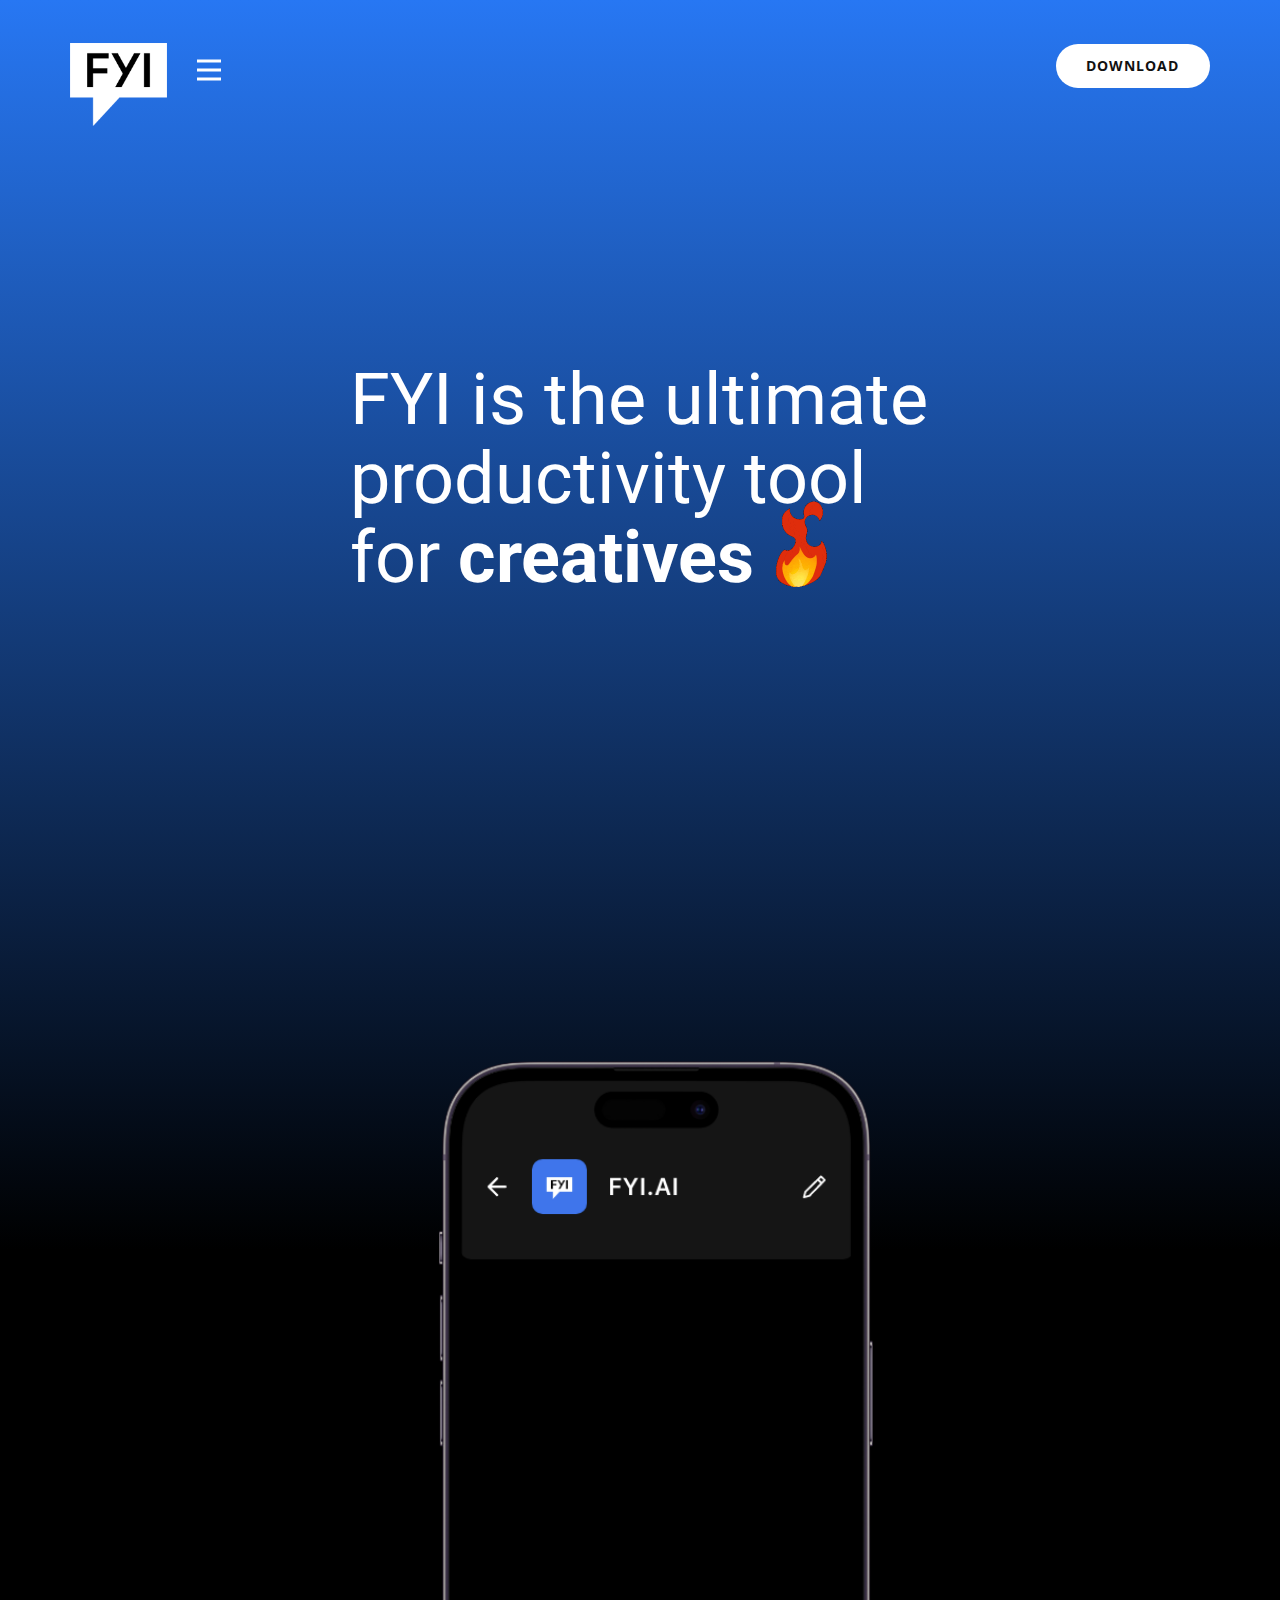
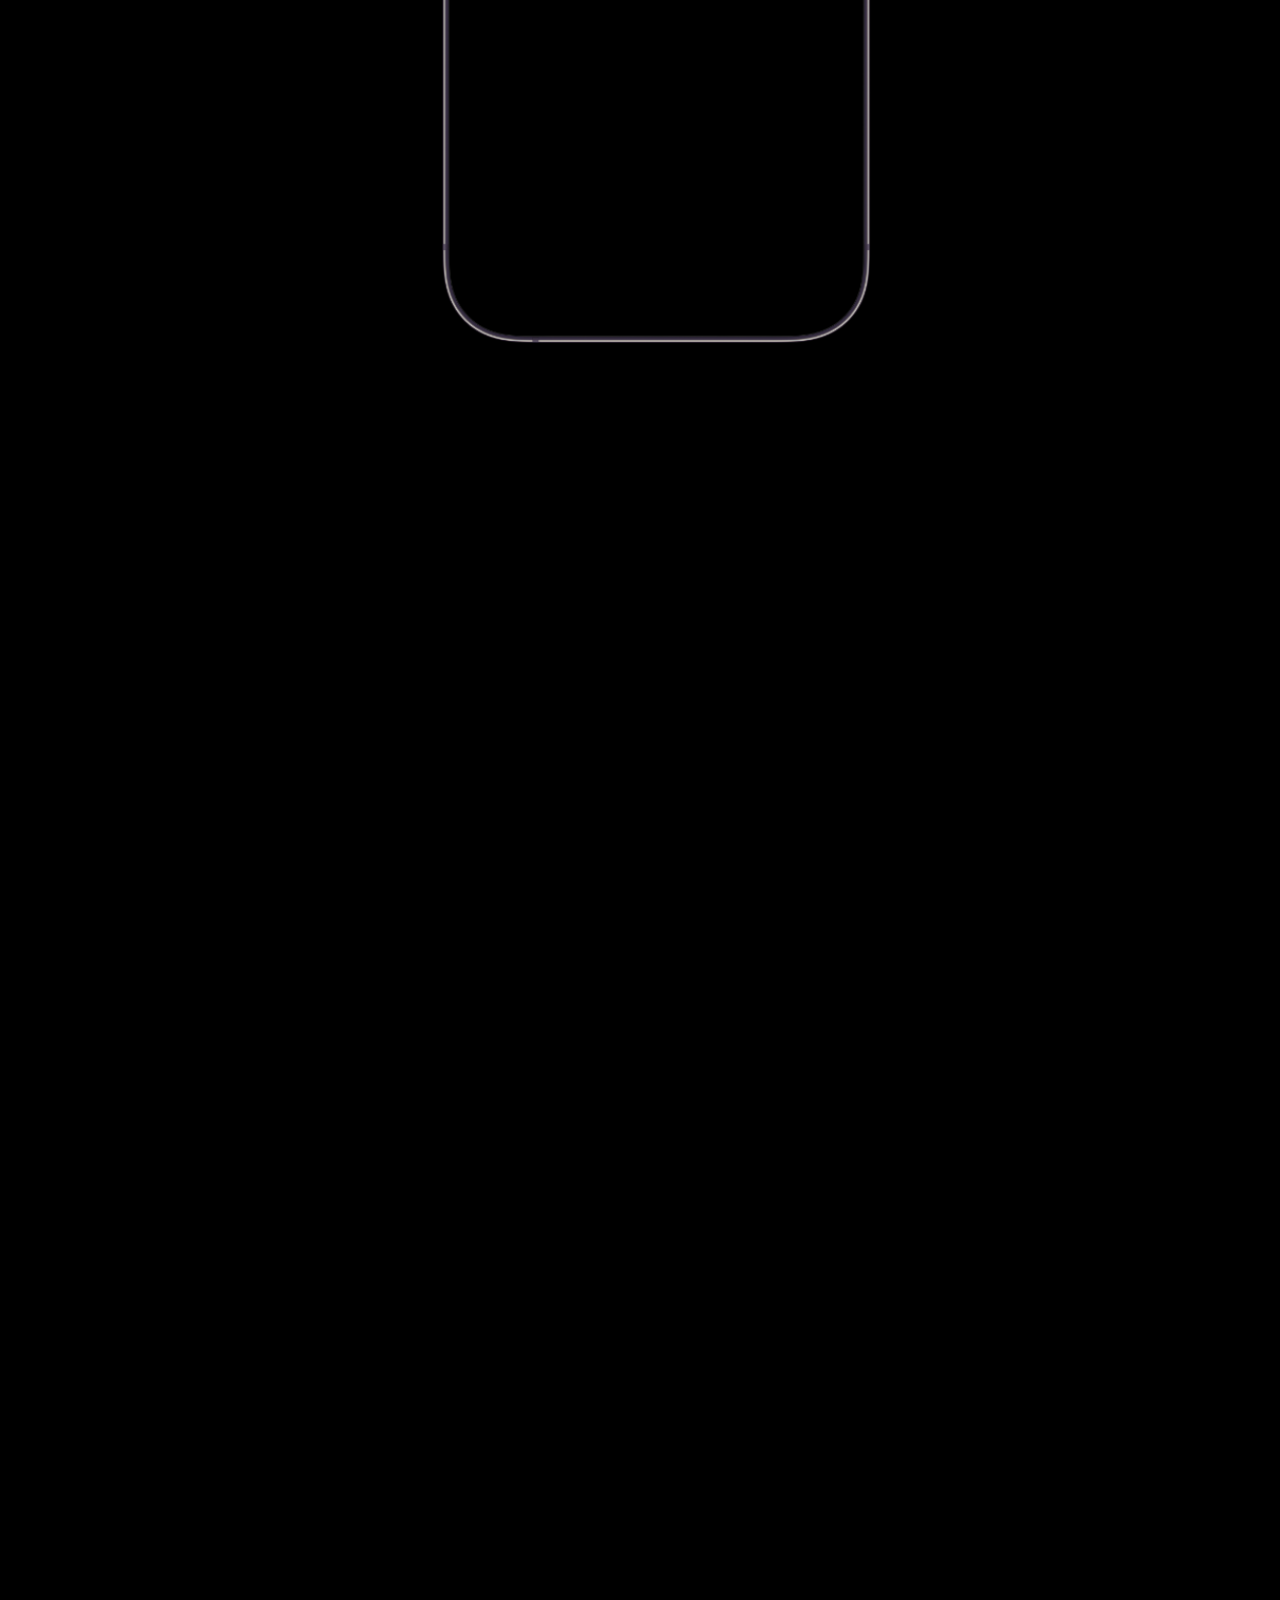
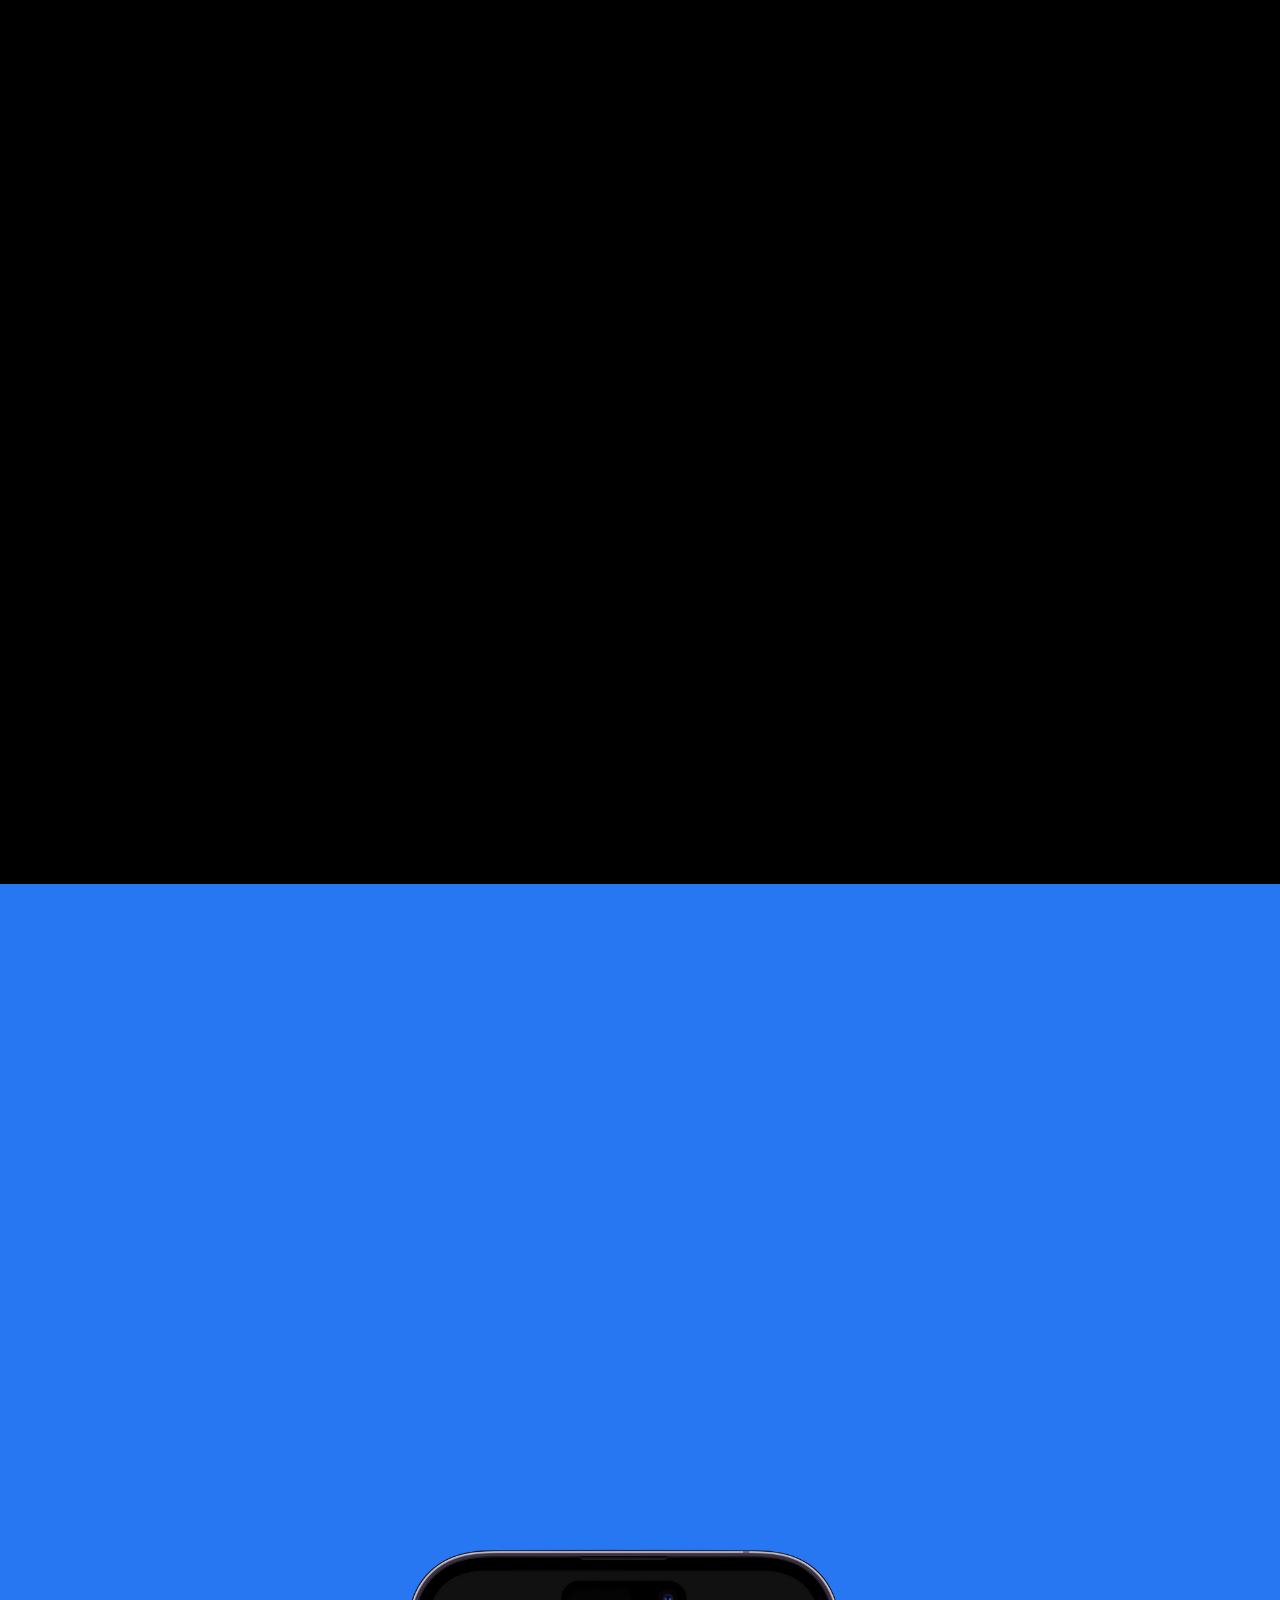
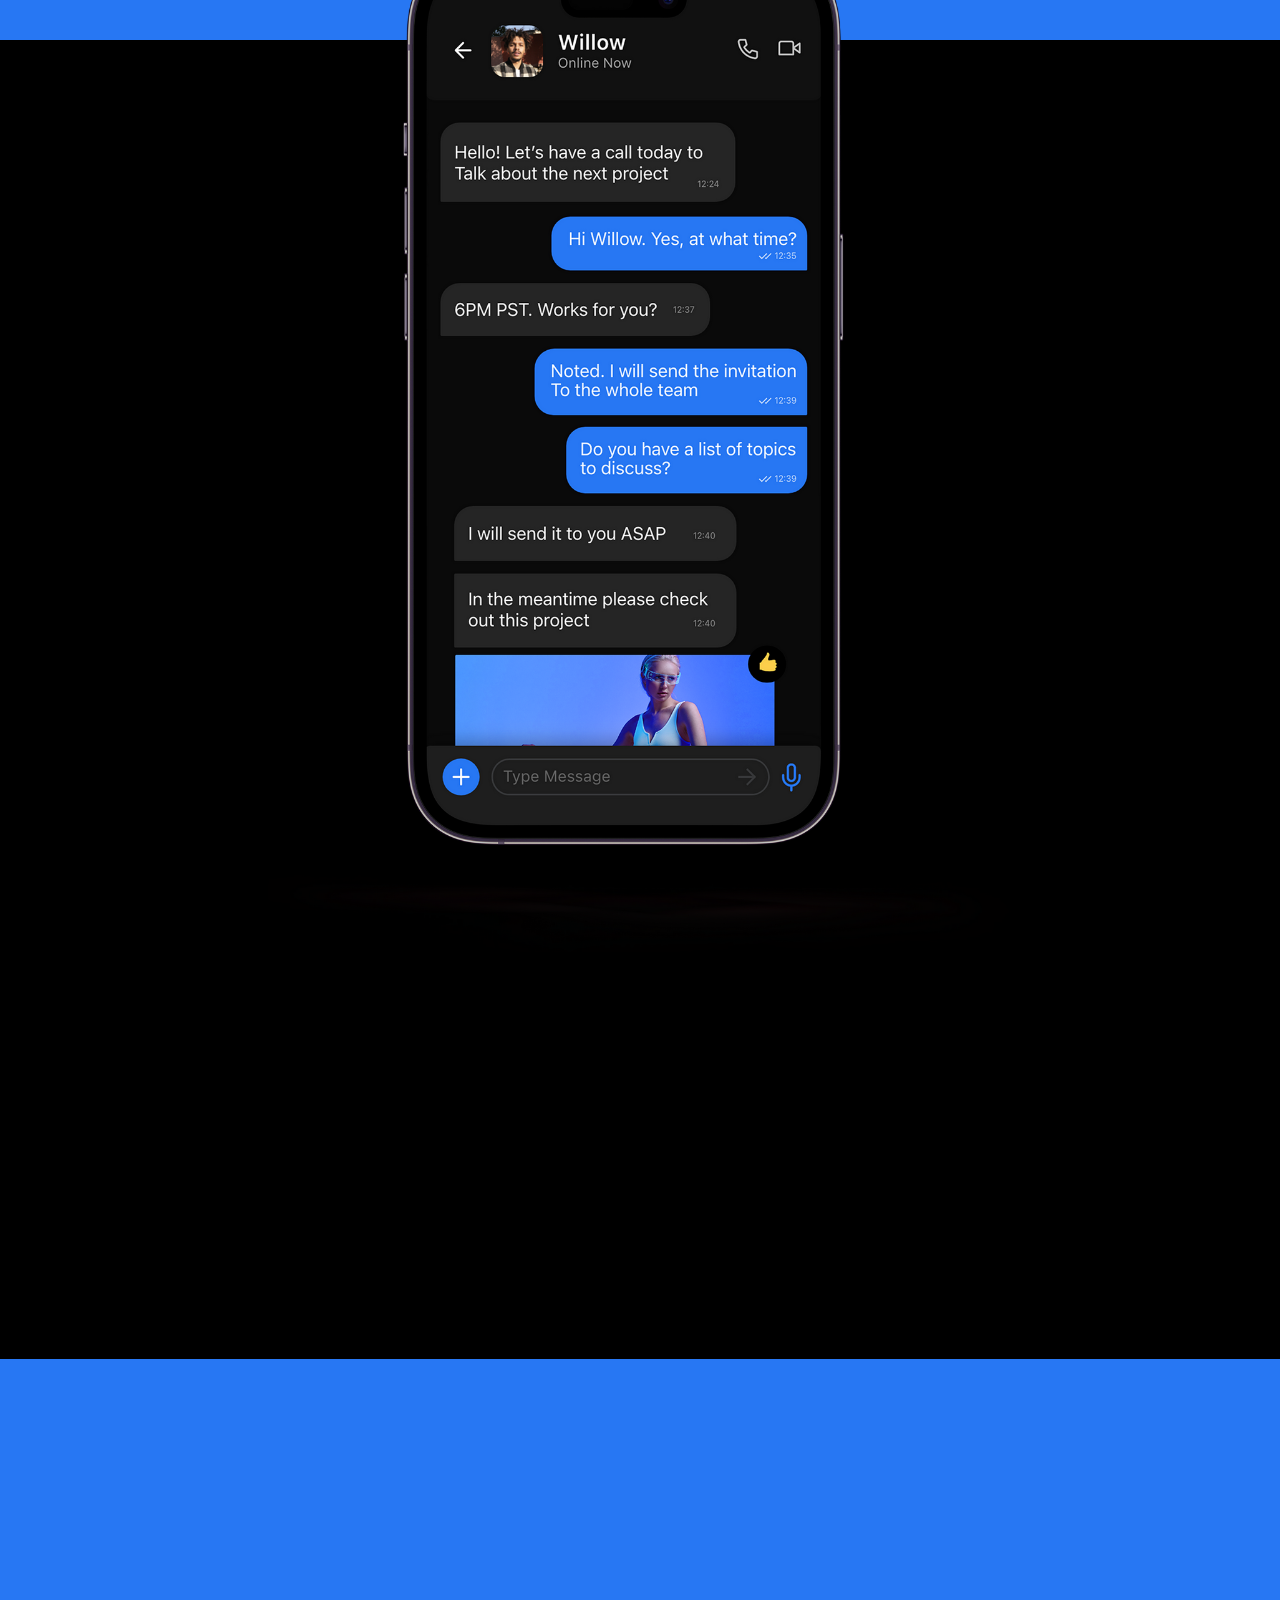
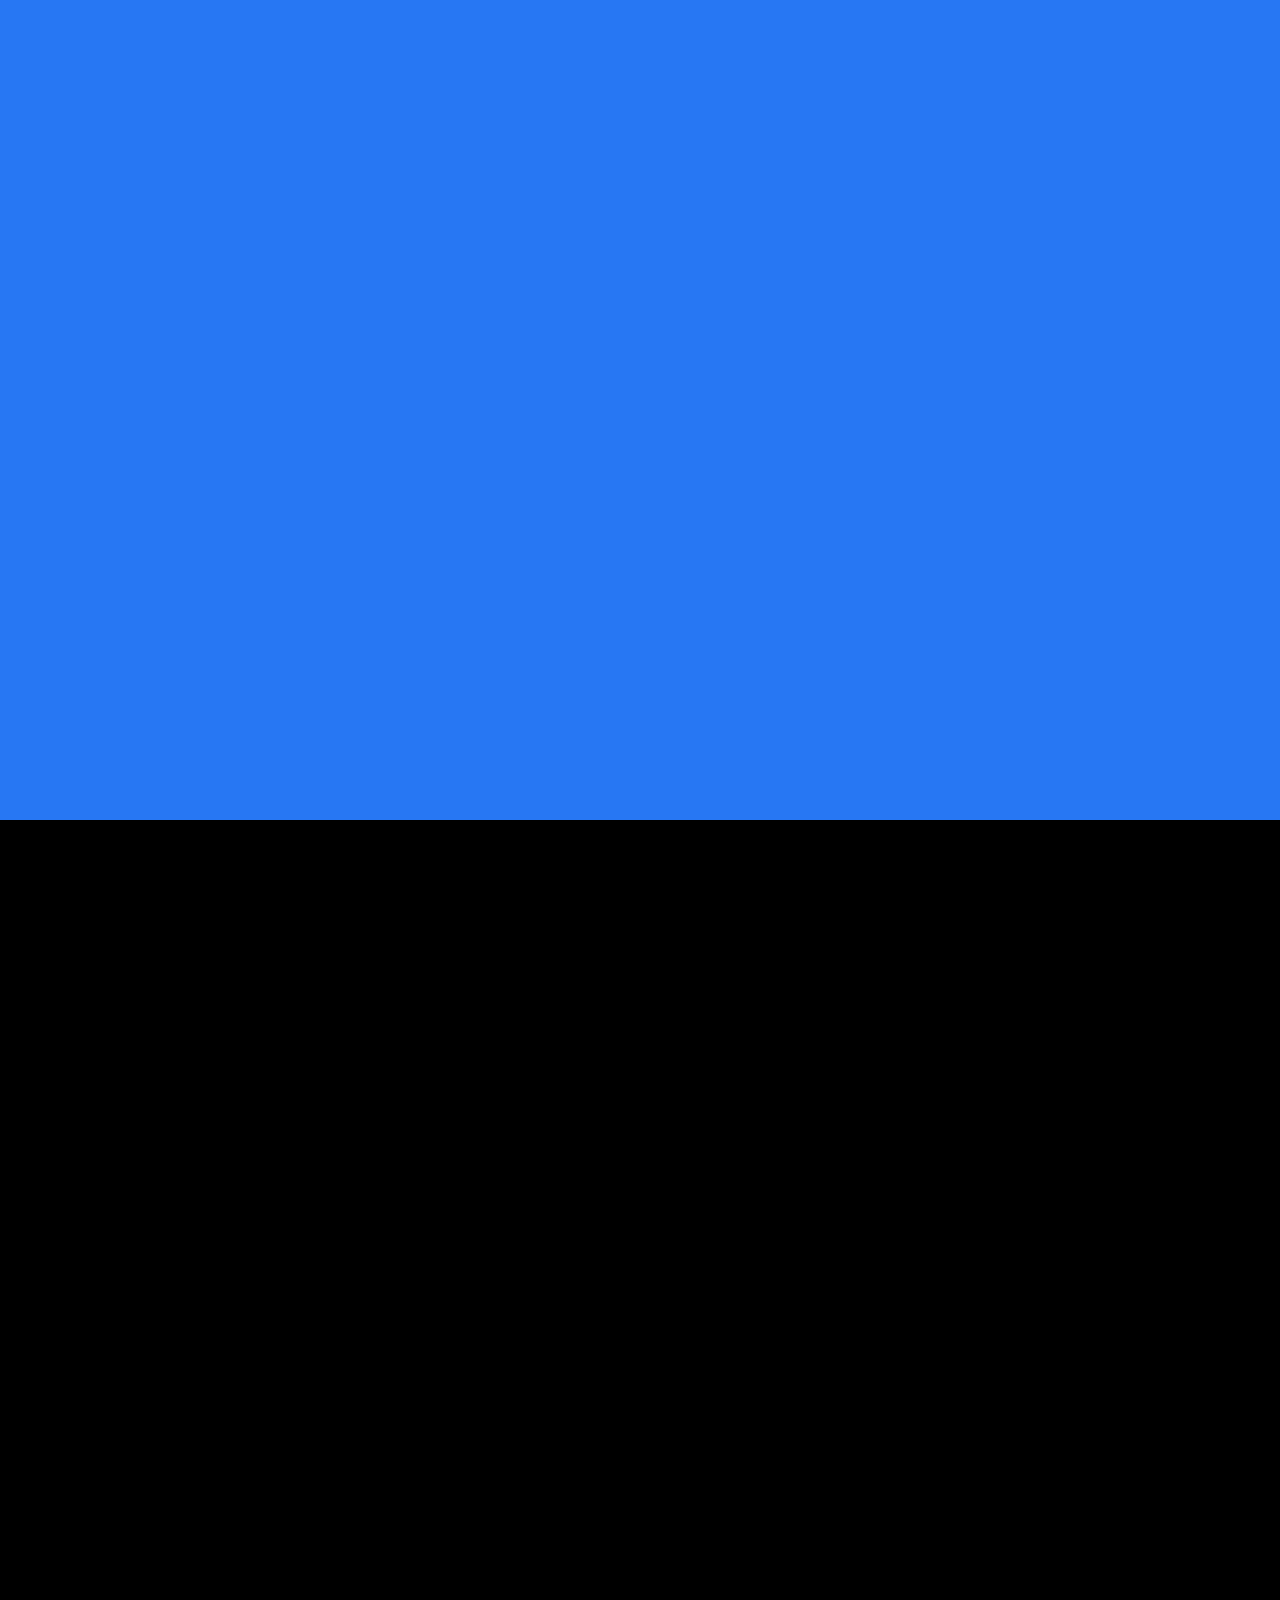
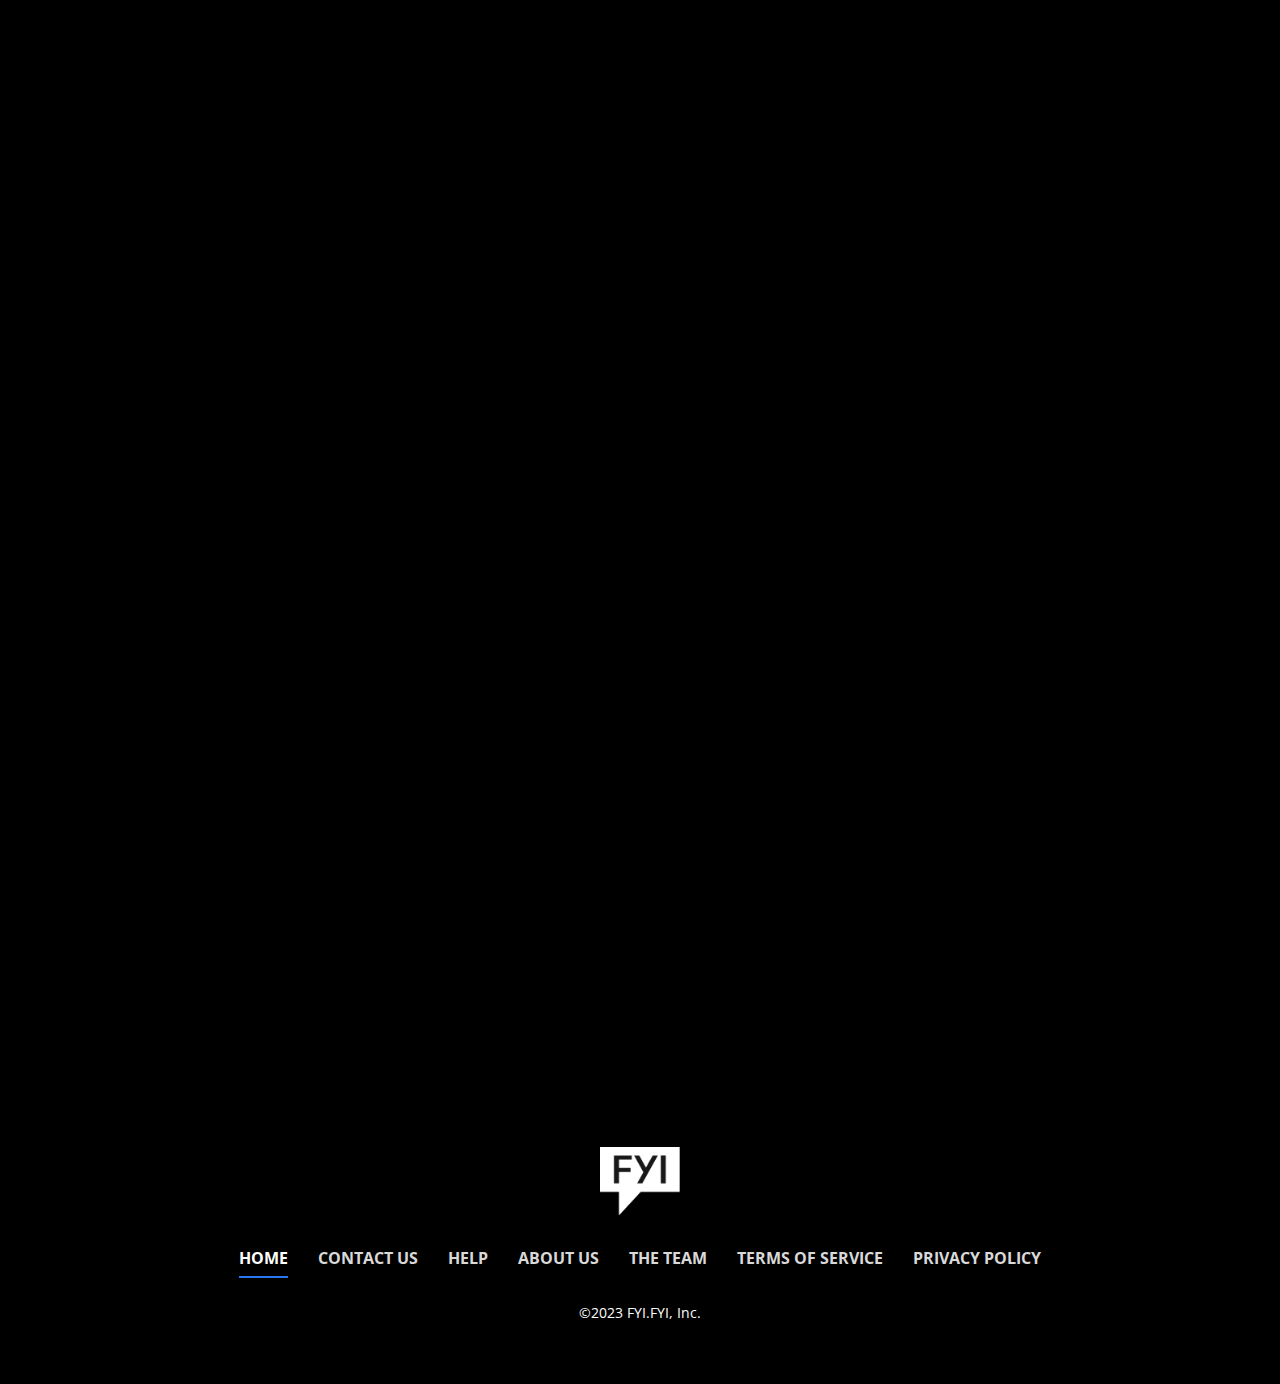
<file: index.html>
<!DOCTYPE html>
<html style="font-size: 16px;" lang="en"><head>
    <meta name="viewport" content="width=device-width, initial-scale=1.0">
    <meta charset="utf-8">
    <meta name="keywords" content="App for creative teams">
    <meta name="description" content="FYI is a collaborative communication messaging platform for the creative community to manage their digital assets. For the ones who drive culture forward">
    <title>FYI - Focus Your Ideas</title>
    <link rel="stylesheet" href="FYI1.css" media="screen">
<link rel="stylesheet" href="FYI---Focus-Your-Ideas.css" media="screen">
    <script class="u-script" type="text/javascript" src="jquery.js" defer=""></script>
    <script class="u-script" type="text/javascript" src="FYI1.js" defer=""></script>
    <meta name="generator" content="FYI ">
    <meta property="og:title" content="FYI - Focus Your Ideas">
    <meta property="og:description" content="FYI is a collaborative communication messaging platform for the creative community to manage their digital assets. For the ones who drive culture forward">
    <meta property="og:image" content="images/bannerfyi.jpg">
    <meta property="og:url" content="fyi.ai">
    <link rel="icon" href="images/favicon.svg">
    <link id="u-theme-google-font" rel="stylesheet" href="https://fonts.googleapis.com/css?family=Roboto:100,100i,300,300i,400,400i,500,500i,700,700i,900,900i|Open+Sans:300,300i,400,400i,500,500i,600,600i,700,700i,800,800i">
    
    
    <!-- Google Tag Manager -->
<script>(function(w,d,s,l,i){w[l]=w[l]||[];w[l].push({'gtm.start':
new Date().getTime(),event:'gtm.js'});var f=d.getElementsByTagName(s)[0],
j=d.createElement(s),dl=l!='dataLayer'?'&l='+l:'';j.async=true;j.src=
'https://www.googletagmanager.com/gtm.js?id='+i+dl;f.parentNode.insertBefore(j,f);
})(window,document,'script','dataLayer','GTM-5PMP8B7');</script>
<!-- End Google Tag Manager -->
    
    

    <script type="application/ld+json">{
		"@context": "http://schema.org",
		"@type": "Organization",
		"name": "FYI - Focus Your Ideas"
}</script>
    <meta name="theme-color" content="#478ac9">
    <meta property="og:type" content="website">
   <meta name="keywords" content="App for creative teams, Creative messenger app, Creative productivity tool, Productivity app for creative teams, Productivity tool for creative teams, Messenger app for creative teams, Secure messaging app for creatives, Secure messaging platform for creative teams, Cloud storage for multimedia files, Creative workspace online, Create virtual workspace, FYI, for your information, focus your ideas, chat, projects, messaging, cloud, storage, creative, visual, workspace, productivity ">
    <meta property="og:image" content="./../images/logofyi.jpg">
    <meta name="twitter:title" content="Messaging - FYI">
    <meta name="twitter:description" content="FYI is a collaborative communication messaging platform for the creative community to manage their digital assets. For the ones who drive culture forward">
    <meta name="twitter:image" content="./../images/logofyi.jpg">
    <meta name="twitter:card" content="summary_large_image">
    
    <meta name="description" content="FYI is a collaborative communication messaging platform for the creative community to manage their digital assets. For the ones who drive culture forward"><script async="" src="https://www.googletagmanager.com/gtag/js?id=UA-229529853-1">
</script>
<script>
  window.dataLayer = window.dataLayer || [];
  function gtag(){dataLayer.push(arguments);}
  gtag('js', new Date());

  gtag('config', 'UA-229529853-1');
</script><meta data-intl-tel-input-cdn-path="intlTelInput/"></head>
  <body data-home-page="index.html" data-home-page-title="FYI - Focus Your Ideas" class="u-body u-overlap u-xxl-mode" data-lang="en">
    <!-- Google Tag Manager (noscript) -->
<noscript><iframe src="https://www.googletagmanager.com/ns.html?id=GTM-5PMP8B7"
height="0" width="0" style="display:none;visibility:hidden"></iframe></noscript>
<!-- End Google Tag Manager (noscript) -->
    
    <header class="u-clearfix u-header u-header" id="sec-5a81"><div class="u-clearfix u-sheet u-sheet-1">
        <nav class="u-menu u-menu-hamburger u-offcanvas u-menu-1" data-responsive-from="XXL">
          <div class="menu-collapse" style="font-size: 1rem; letter-spacing: 0px;" aria-label="menu-collapse">
            <a class="u-button-style u-custom-left-right-menu-spacing u-custom-padding-bottom u-custom-top-bottom-menu-spacing u-nav-link u-text-active-palette-1-base u-text-hover-palette-2-base u-text-white" role="button" alt="This is a hamburger menu" aria-label="Hamburger Menu Options, Home, About us, The team, Contact us" type="button" title="This is a hamburger menu" href="#" style="font-size: calc(1em + 8px);">
              <svg class="u-svg-link" viewBox="0 0 24 24"><use xmlns:xlink="http://www.w3.org/1999/xlink" xlink:href="#menu-hamburger" alt="This is a hamburger menu" title="This is a hamburger menu" aria-label="Hamburger Menu Popup" tabindex="0"></use></svg>
              <svg class="u-svg-content" version="1.1" id="menu-hamburger" viewBox="0 0 16 16" x="0px" y="0px" xmlns:xlink="http://www.w3.org/1999/xlink" aria-hidden="true" focusable="false" alt="This is a hamburger menu" xmlns="http://www.w3.org/2000/svg"><g><rect y="1" width="16" height="2"></rect><rect y="7" width="16" height="2"></rect><rect y="13" width="16" height="2"></rect>
</g></svg>
            </a>
          </div>
          <div class="u-custom-menu u-nav-container" aria-label="Options">
            <ul class="u-nav u-unstyled u-nav-1"><li class="u-nav-item"><a class="u-button-style u-nav-link u-text-active-palette-1-base u-text-hover-palette-2-base" href="index.html" style="padding: 10px 20px;" alt="Back to the homepage" title="Home">Home</a>
            </li><li class="u-nav-item"><a class="u-button-style u-nav-link u-text-active-palette-1-base u-text-hover-palette-2-base" href="contact/" style="padding: 10px 20px;" aria-label="Link to Contact us page" alt="This is a link to the contact us page" title="Contact us Hamburger Menu" type="link" role="button">Contact Us</a>
            </li><li class="u-nav-item"><a class="u-button-style u-nav-link u-text-active-palette-1-base u-text-hover-palette-2-base" href="https://fyihelp.zendesk.com/hc/en-us" aria-label="Link to help page" alt="This is a link to the Help page" title="Help Page Hamburger Menu" type="link" role="button" target="_blank" style="padding: 10px 20px;">Help</a>
            </li><li class="u-nav-item"><a class="u-button-style u-nav-link u-text-active-palette-1-base u-text-hover-palette-2-base" href="aboutus/" style="padding: 10px 20px;" aria-label="Link to about us page" alt="This is a link to the about us page" title="About us Hamburger Menu" type="link" role="button">About us</a>
            </li><li class="u-nav-item"><a class="u-button-style u-nav-link u-text-active-palette-1-base u-text-hover-palette-2-base" href="team/" style="padding: 10px 20px;" aria-label="Like to team page" alt="This is a link to the team page" title="The team Hamburger Menu" type="link" role="button">The Team</a>
            </li><li class="u-nav-item"><a class="u-button-style u-nav-link u-text-active-palette-1-base u-text-hover-palette-2-base" href="Terms-of-service.html" style="padding: 10px 20px;" aria-label="Link to terms of service page" alt="This is a link to the Terms of Service" title="Terms of Service Hamburger Menu" title="Terms of Service" type="link" role="button">Terms of Service</a>
            </li><li class="u-nav-item"><a class="u-button-style u-nav-link u-text-active-palette-1-base u-text-hover-palette-2-base" href="Privacy-Policy.html" aria-label="Link to privacy policy" alt="This is a link to the Privacy Policy" title="Privacy Policy Hamburger Menu" type="link" role="button" style="padding: 10px 20px;">Privacy Policy</a>
            </li></ul>
          </div>
          <div class="u-custom-menu u-nav-container-collapse">
            <div class="u-black u-container-style u-inner-container-layout u-sidenav">
              <div class="u-inner-container-layout u-sidenav-overflow">
                <div class="u-menu-close"></div>
                <ul class="u-align-left u-custom-font u-heading-font u-nav u-popupmenu-items u-text-hover-custom-color-1 u-unstyled u-nav-2"><li class="u-nav-item"><a class="u-button-style u-nav-link" href="index.html" aria-label="Link to homepage" alt="This is the homepage" title="Home Page" type="link" role="button">Home</a>
                  </li><li class="u-nav-item"><a class="u-button-style u-nav-link u-text-active-palette-1-base u-text-hover-palette-2-base" href="contact/" style="padding: 10px 20px;" aria-label="Link to Contact us page" alt="This is a link to the contact us page" title="Contact us Hamburger Menu" type="link" role="button">Contact Us</a>
                  </li><li class="u-nav-item"><a class="u-button-style u-nav-link u-text-active-palette-1-base u-text-hover-palette-2-base" href="https://fyihelp.zendesk.com/hc/en-us" aria-label="Link to help page" alt="This is a link to the Help page" title="Help Page Hamburger Menu" type="link" role="button" target="_blank" style="padding: 10px 20px;">Help</a>
                  </li><li class="u-nav-item"><a class="u-button-style u-nav-link u-text-active-palette-1-base u-text-hover-palette-2-base" href="aboutus/" style="padding: 10px 20px;" aria-label="Link to about us page" alt="This is a link to the about us page" title="About us Hamburger Menu" type="link" role="button">About us</a>
                  </li><li class="u-nav-item"><a class="u-button-style u-nav-link u-text-active-palette-1-base u-text-hover-palette-2-base" href="team/" style="padding: 10px 20px;" aria-label="Link to the team page" alt="This is a link to the team page" title="The team Hamburger Menu" type="link" role="button">The Team</a>
                  </li><li class="u-nav-item"><a class="u-button-style u-nav-link u-text-active-palette-1-base u-text-hover-palette-2-base" href="Terms-of-service.html" style="padding: 10px 20px;" aria-label="Link to terms of service page" alt="This is a link to the terms of service" title="Terms of Service Hamburger Menu" title="Terms of Service" type="link" role="button">Terms of Service</a>
                  </li><li class="u-nav-item"><a class="u-button-style u-nav-link u-text-active-palette-1-base u-text-hover-palette-2-base" href="Privacy-Policy.html" aria-label="Link to privacy policy" alt="This is a link to the Privacy Policy" title="Privacy Policy Hamburger Menu" type="link" role="button" style="padding: 10px 20px;">Privacy Policy</a>
                  </li></ul>
                  <!-- end of edit -->
              </div>
            </div>
            <div class="u-black u-menu-overlay u-opacity u-opacity-20"></div>
          </div>
        </nav>
        <img class="u-align-left u-image u-image-default u-image-1" src="images/FYILOGO.png" role="img" alt="This is a picture of the FYI logo" title="FYI Logo" data-image-width="600" data-image-height="512" data-href="index.html">
        <a href="https://fyi.fyi/app" alt="FYI Download Link" title="Download the FYI app" type="link" role="button" aria-label="Download Link" class="u-align-right u-border-none u-btn u-btn-round u-button-style u-hover-grey-90 u-radius-50 u-white u-btn-1">Download</a>
      </div></header>
      </div></header>
    <section class="u-clearfix u-gradient u-section-1" id="sec-f9f4">
      <div class="u-clearfix u-sheet u-sheet-1">
        <!-- fyi tool -->
        <h1 class="u-align-left u-text u-text-body-alt-color u-title u-text-1"> FYI is the ultimate <br>productivity tool&nbsp; for <span style="font-weight: 700;">creatives</span>
        </h1>
        <img class="u-image u-image-contain u-image-default u-preserve-proportions u-image-1" role="img" src="images/fire.gif" alt="This is a image of a fire emoji" title="Fire Emoji" data-image-width="200" data-image-height="200">
      </div>
    </section>
    <section class="u-clearfix u-section-2" id="sec-b7c5" aria-label="Will.i.am conversation with AI">
      <div class="u-clearfix u-sheet u-sheet-1">
        <div class="u-container-style u-group u-shape-rectangle u-group-1">
          <div class="u-container-layout u-container-layout-1">
            <img class="u-align-center u-image u-image-default u-preserve-proportions u-image-1" src="images/image71.png" role="img" alt="This is an image of an iPhone" title="Image of an iPhone" data-image-width="411" data-image-height="836">
            <img class="u-image u-image-default u-image-2" src="images/image72.png" role="img" alt="Text message of will.i.am asking fyi ai what the opening scene should be for a racetrack video" title="Will.i.am text message about F1" data-image-width="410" data-image-height="105" data-animation-name="customAnimationIn" data-animation-duration="1000" data-animation-direction="" data-animation-delay="250">
            <img class="u-image u-image-default u-image-3" src="images/image73.png" role="img" alt="Text reply of fyi ai listing how the scene should look like" title="FYI AI text message response" data-image-width="418" data-image-height="336" data-animation-name="customAnimationIn" data-animation-duration="1000" data-animation-delay="500">
          </div>
        </div>
        <h2 class="u-align-center u-text u-text-1" data-animation-name="customAnimationIn" data-animation-duration="1000" data-animation-delay="250">Turbocharge your creativity with&nbsp;<span style="font-weight: 700;">FYI.AI</span>
        </h2>
        <p class="u-align-center u-text u-text-2" data-animation-name="customAnimationIn" data-animation-duration="1000" data-animation-delay="500"> FYI.Ai is your creative co-pilot. Ask FYI.Ai to draft stories, song lyrics, product descriptions, marketing copy, or any written content - and see the results within seconds. Give it super-contextual feedback to fine-tune your ideas. You can riff with FYI.Ai naturally like a member of your own creative team. With FYI.Ai, you can ideate faster than ever before and turbocharge your creative output.&nbsp;&nbsp;</p>
      </div>
    </section>
    <!-- edit 2 -->
    <section class="u-clearfix u-section-3" id="sec-4d4e" aria-label="F1 Racing">
      <div class="u-clearfix u-sheet u-sheet-1">
        <div class="u-container-style u-expanded-width-sm u-group u-image u-image-contain u-shape-rectangle u-image-1" data-image-width="1406" data-image-height="1406" data-animation-name="customAnimationIn" data-animation-duration="1000">
          <div class="u-container-layout u-container-layout-1">
            <img class="u-image u-image-default u-image-2" src="images/image74.png" alt="Asking FYI AI to create a project to keep track of F1 races" title="Text message to track F1 races" data-image-width="415" data-image-height="100" data-animation-name="customAnimationIn" data-animation-duration="1000" data-animation-delay="250">
            <img class="u-image u-image-default u-image-3" src="images/image57.png" alt="Fyi ai responding with absolutely here you go" title="Text message of what is being agreed upon" data-image-width="282" data-image-height="77" data-animation-name="customAnimationIn" data-animation-duration="1000" data-animation-delay="500">
            <img class="u-image u-image-default u-image-4" src="images/image75.png" alt="Image of an F1 Project created by will.i.am" title="F1 Project Image" aria-label="F1 Image Project" data-image-width="352" data-image-height="245" data-animation-name="customAnimationIn" data-animation-duration="1000" data-animation-delay="750">
            <img class="u-image u-image-default u-image-5" src="images/image76.png" alt="Image of the F1 Project expanded" title="F1 Project Detailings" data-image-width="267" data-image-height="549" data-animation-name="customAnimationIn" data-animation-duration="1000" data-animation-delay="1000">
          </div>
        </div>
        <h2 class="u-align-center-md u-align-center-sm u-align-center-xs u-text u-text-1" data-animation-name="customAnimationIn" data-animation-duration="1000" data-animation-delay="250"> TURN YOUR IDEAS INTO
PROJECTS</h2>
        <p class="u-align-center-md u-align-center-sm u-align-center-xs u-text u-text-2" data-animation-name="customAnimationIn" data-animation-duration="1000" data-animation-delay="500"> FYI.Ai takes your ideas to the next level by turning them into Projects. FYI.Ai will save and organize all your content, help you fill in the gaps, and organize a plan of action. Turn dialogue into film treatments. Turn verses into songs and albums. Turn product ideas into full-fledged business plans. The applications are infinite. FYI.Ai accelerates your creative flow, transforming ambitious ideas into reality. </p>
      </div>
    </section>
    <!-- edit 3 -->
    <section class="u-clearfix u-section-4" id="sec-8a79" aria-label="Summary of Chats">
      <div class="u-clearfix u-sheet u-sheet-1">
        <div class="u-container-style u-expanded-width-xs u-group u-shape-rectangle u-group-1">
          <div class="u-container-layout u-container-layout-1">
            <img class="u-align-center u-image u-image-default u-preserve-proportions u-image-1" src="images/image18.png" alt="Picture of an iPhone" title="iPhone Design Team" data-image-width="393" data-image-height="799" data-animation-name="customAnimationIn" data-animation-duration="1000">
            <img class="u-image u-image-default u-image-2" src="images/image77.png" alt="Text message of someone asking FYI ai to summarize a chat" title="Using FYI ai to summarize group chats" data-image-width="353" data-image-height="104" data-animation-name="customAnimationIn" data-animation-duration="1000">
            <img class="u-image u-image-default u-image-3" src="images/image78.png" alt="FYI ai reply summarizing the chat" title="Summary of the Chat" data-image-width="460" data-image-height="206" data-animation-name="customAnimationIn" data-animation-duration="1000" data-animation-delay="500">
            <img class="u-image u-image-default u-image-4" src="images/image79.png" alt="Will.i.am asking for fyi ai to schedule a meeting" title="Will requesting to schedule a meeting" data-image-width="448" data-image-height="166" data-animation-name="customAnimationIn" data-animation-duration="1000" data-animation-delay="750">
            <img class="u-image u-image-default u-image-5" src="images/image80.png" alt="FYI ai scheduling a meeting" title="AI Scheduling a Meeting" data-image-width="448" data-image-height="166" data-animation-name="customAnimationIn" data-animation-duration="1000" data-animation-delay="1000">
          </div>
        </div>
        <h2 class="u-align-center-md u-align-center-sm u-align-center-xs u-text u-text-1" data-animation-name="customAnimationIn" data-animation-duration="1000" data-animation-delay="250"> FYI IN THE LOOP</h2>
        <p class="u-align-center-md u-align-center-sm u-align-center-xs u-text u-text-2" data-animation-name="customAnimationIn" data-animation-duration="1000" data-animation-delay="500">Add FYI.Ai to group chats and project chats to collaborate with your entire team. FYI.Ai can summarize team chats and recall information that’s been lost in a fast-moving conversation. Never lose track of important information again.&nbsp; &nbsp;<br>
          <br>
          <br>
        </p>
      </div>
    </section>
    <!-- edit 3 -->
    <section class="u-clearfix u-custom-color-1 u-section-5" id="sec-ba08" aria-label="Projects">
      <div class="u-clearfix u-sheet u-sheet-1">
        <div class="u-container-style u-expanded-width-xs u-group u-shape-rectangle u-group-1">
          <div class="u-container-layout u-container-layout-1">
            <img class="u-image u-image-default u-image-1" src="images/image2.png" alt="Image of an iPhone with a project tab" title="Project Tab" data-image-width="447" data-image-height="909" data-animation-name="customAnimationIn" data-animation-duration="1000">
            <img class="u-image u-image-default u-preserve-proportions u-image-2" src="images/image4.png" alt="Xupermask icon within the project tab" title="Xupermask Icon" data-image-width="180" data-image-height="180" data-animation-name="customAnimationIn" data-animation-duration="1000" data-animation-delay="250">
            <img class="u-image u-image-default u-preserve-proportions u-image-3" src="images/image5.png" alt="Sustainable Construction within project tab" title="Sustainable Construction" data-image-width="179" data-image-height="176" data-animation-name="customAnimationIn" data-animation-duration="1000" data-animation-delay="750">
            <img class="u-image u-image-default u-preserve-proportions u-image-4" src="images/image6.png" alt="Vinyl Toys icon within the project tab" title="Vinyl Toys" data-image-width="179" data-image-height="179" data-animation-name="customAnimationIn" data-animation-duration="1000" data-animation-delay="500">
            <img class="u-image u-image-default u-preserve-proportions u-image-5" src="images/image7.png" alt="Campaign 2022 within the project tab" title="Campaign 2022" data-image-width="179" data-image-height="180" data-animation-name="customAnimationIn" data-animation-duration="1000" data-animation-delay="750">
            <img class="u-image u-image-default u-preserve-proportions u-image-6" src="images/image8.png" alt="Brand Identity within the project tab" title="Brand Identity" data-image-width="179" data-image-height="181" data-animation-name="customAnimationIn" data-animation-duration="1000" data-animation-delay="750">
            <img class="u-image u-image-default u-preserve-proportions u-image-7" src="images/image9.png" alt="Footwear Collection within the project tab" title="Footwear Collection" data-image-width="178" data-image-height="181" data-animation-name="customAnimationIn" data-animation-duration="1000" data-animation-delay="1000">
            <img class="u-image u-image-default u-preserve-proportions u-image-8" src="images/image3.png" alt="Album Art within the project tab" title="Album Art" data-image-width="179" data-image-height="180" data-animation-name="customAnimationIn" data-animation-duration="1000" data-animation-direction="" data-animation-delay="250">
          </div>
        </div>
        <h2 class="u-align-center-md u-align-center-sm u-align-center-xs u-align-left-lg u-align-left-xl u-text u-text-1" data-animation-name="customAnimationIn" data-animation-duration="1000" data-animation-delay="250">BUILD PROJECTS</h2>
        <p class="u-align-center-md u-align-center-sm u-align-center-xs u-align-left-lg u-align-left-xl u-text u-text-2" data-animation-name="customAnimationIn" data-animation-duration="1000" data-animation-delay="500"> Organize your work into Projects. Store files, manage assets, add team members and guests. Use projects as your collaborative workspace, a personal archive, or a new way to present your work</p>
        <a href="projects/" class="u-border-none u-btn u-btn-round u-button-style u-hover-black u-radius-50 u-white u-btn-1" data-animation-name="customAnimationIn" data-animation-duration="1000" data-animation-delay="500">read more</a>
      </div>
    </section>
    <section class="u-clearfix u-section-6" id="carousel_cf72">
      <div class="u-clearfix u-sheet u-sheet-1">
        <img class="u-align-center u-image u-image-contain u-image-default u-preserve-proportions u-image-1" src="images/security1.png" alt="Image of security features of the FYI app" data-image-width="1800" data-image-height="2160">
        <img class="u-align-center u-image u-image-contain u-image-default u-preserve-proportions u-image-2" src="images/security2.png" focusable="false" alt="Untitled" aria-hidden="true" data-image-width="1800" data-image-height="2160" data-animation-name="customAnimationIn" data-animation-duration="500" data-animation-direction="" data-animation-out="1">
        <h2 class="u-align-center u-text u-text-1" data-animation-name="customAnimationIn" data-animation-duration="1000" data-animation-delay="250">Protecting your data&nbsp;with the
Most Advanced
Encryption</h2>
        <p class="u-align-center u-text u-text-2" data-animation-name="customAnimationIn" data-animation-duration="1000" data-animation-delay="500"> FYI protects your data with the most advanced end-to-end encryption. <br>We use ECDHE and ECDSA, the same cryptography methods&nbsp;used in securing Bitcoin and Ethereum transactions.
        </p>
        <a href="encryption/" class="u-border-none u-btn u-btn-round u-button-style u-custom-color-1 u-hover-white u-radius-50 u-btn-1" data-animation-name="customAnimationIn" data-animation-duration="1000" data-animation-delay="500">read more</a>
      </div>
    </section>
    <!-- edit 4 -->
    <section class="u-clearfix u-custom-color-1 u-section-7" id="sec-3f06">
      <div class="u-clearfix u-sheet u-sheet-1">
        <div class="u-clearfix u-expanded-width u-gutter-0 u-layout-wrap u-layout-wrap-1">
          <div class="u-layout">
            <div class="u-layout-row">
              <div class="u-container-style u-layout-cell u-size-22 u-layout-cell-1">
                <div class="u-container-layout u-container-layout-1">
                  <img class="u-image u-image-default u-preserve-proportions u-image-1" src="images/image23.png" role="img" alt="Image of an iPhone on an 8 way video call" title="8 way video call" data-image-width="435" data-image-height="884" data-animation-name="customAnimationIn" data-animation-duration="1000">
                </div>
              </div>
              <div class="u-container-style u-layout-cell u-size-18 u-layout-cell-2">
                <div class="u-container-layout u-valign-top-lg u-valign-top-md u-container-layout-2">
                  <img class="u-align-center-md u-align-center-sm u-align-center-xs u-image u-image-default u-preserve-proportions u-image-2" src="images/image24.png" role="img" alt="iPhone image of an eBike" title="eBike Brand Identity Image" data-image-width="435" data-image-height="884" data-animation-name="customAnimationIn" data-animation-duration="1000" data-animation-delay="250">
                </div>
              </div>
              <div class="u-container-style u-layout-cell u-size-20 u-layout-cell-3">
                <div class="u-container-layout u-valign-middle-lg u-valign-middle-xl u-container-layout-3">
                  <img class="u-image u-image-default u-preserve-proportions u-image-3" src="images/image26.png" role="img" alt="iPhone Image of Call Details Information" title="Call Details" data-image-width="435" data-image-height="884" data-animation-name="customAnimationIn" data-animation-duration="1000" data-animation-direction="" data-animation-delay="500">
                </div>
              </div>
            </div>
          </div>
        </div>
        <h2 class="u-align-center u-text u-text-1" data-animation-name="customAnimationIn" data-animation-duration="1000" data-animation-delay="250"> MAKE CONTENT CALLS</h2>
        <p class="u-align-center u-text u-text-2" data-animation-name="customAnimationIn" data-animation-duration="1000" data-animation-delay="500"> Share and sync content on calls more easily than any other mobile app. Make one-on-one or group calls with contacts around the world. All files shared on a call are saved in your history, accessible anytime.</p>
        <a href="calls/" class="u-border-none u-btn u-btn-round u-button-style u-hover-black u-radius-50 u-white u-btn-1" data-animation-name="customAnimationIn" data-animation-duration="1000" data-animation-delay="500">read more</a>
      </div>
    </section>
    <section class="u-clearfix u-section-8" id="sec-8c5b" aria-label="Design Team">
      <div class="u-clearfix u-sheet u-sheet-1">
        <div class="u-container-style u-group u-shape-rectangle u-group-1">
          <div class="u-container-layout u-container-layout-1">
            <img class="u-align-center u-image u-image-default u-preserve-proportions u-image-1" src="images/image18.png" role="img" alt="iPhone image of the Design Team" title="Design Team" data-image-width="393" data-image-height="799" data-animation-name="customAnimationIn" data-animation-duration="1000">
            <img class="u-image u-image-default u-image-2" src="images/image27.png" alt="Text message of catching up before a call" role="img" title="Text message about catching up" data-image-width="358" data-image-height="111" data-animation-name="customAnimationIn" data-animation-duration="1000" data-animation-direction="">
            <img class="u-image u-image-default u-image-3" src="images/image28.png" alt="PROX Emma music playing" role="img" title="PROX Emma Song" data-image-width="349" data-image-height="113" data-animation-name="customAnimationIn" data-animation-duration="1000" data-animation-delay="250">
            <img class="u-image u-image-default u-preserve-proportions u-image-4" src="images/image29.png" role="img" alt="Text message saying that the music is fire" title="Music is Fire" data-image-width="213" data-image-height="48" data-animation-name="customAnimationIn" data-animation-duration="1000" data-animation-delay="500">
            <img class="u-image u-image-default u-image-5" src="images/image30.png" alt="Recorded audio change" role="img" title="Recorded Audio" data-image-width="365" data-image-height="87" data-animation-name="customAnimationIn" data-animation-duration="1000" data-animation-delay="750">
            <img class="u-image u-image-default u-image-6" src="images/image31.png" alt="New Album Project by Audrey" role="img" title="Album Project" data-image-width="321" data-image-height="224" data-animation-name="customAnimationIn" data-animation-duration="1000" data-animation-delay="1000">
          </div>
        </div>
        <h2 class="u-align-center-md u-align-center-sm u-align-center-xs u-align-left-lg u-align-left-xl u-text u-text-1" data-animation-name="customAnimationIn" data-animation-duration="1000" data-animation-delay="250"> POWERFUL &amp; EXPRESSIVE <br>MESSAGING
        </h2>
        <p class="u-align-center-md u-align-center-sm u-align-center-xs u-align-left-lg u-align-left-xl u-text u-text-2" data-animation-name="customAnimationIn" data-animation-duration="1000" data-animation-delay="500"> On FYI chat, our default setting is power user. Organize your conversation by contacts or projects, send messages with no file size limits.</p>
        <a href="chats/" class="u-border-none u-btn u-btn-round u-button-style u-custom-color-1 u-hover-white u-radius-50 u-btn-1" data-animation-name="customAnimationIn" data-animation-duration="1000" data-animation-delay="500">read more</a>
      </div>
    </section>
    <section class="u-clearfix u-section-9" id="sec-cf89">
      <div class="u-clearfix u-sheet u-valign-middle-xl u-sheet-1">
        <div class="u-container-style u-group u-shape-rectangle u-group-1">
          <div class="u-container-layout u-container-layout-1">
            <img class="u-align-center u-image u-image-default u-preserve-proportions u-image-1" src="images/image32.png" alt="iPhone picture of a conversation with Audrey" data-image-width="459" data-image-height="935" data-animation-name="customAnimationIn" data-animation-duration="1000">
            <img class="u-image u-image-default u-image-2" src="images/image33.png" alt="Image that describes having another meeting with a person" title="Meeting chat"  data-image-width="393" data-image-height="92" data-animation-name="customAnimationIn" data-animation-duration="1000" data-animation-delay="250">
            <img class="u-image u-image-contain u-image-default u-image-3" src="images/image67.png" alt="Image with event details that describe an upcoming event" title="Event Details" data-image-width="401" data-image-height="513" data-animation-name="customAnimationIn" data-animation-duration="1000" data-animation-delay="750">
            <img class="u-image u-image-default u-image-4" src="images/image66.png" alt="Meeting with Audrey text chat" title="This is a meeting with Audrey" data-image-width="378" data-image-height="221" data-animation-name="customAnimationIn" data-animation-duration="1000" data-animation-delay="500">
          </div>
        </div>
        <h2 class="u-align-center-md u-align-center-sm u-align-center-xs u-align-left-lg u-align-left-xl u-text u-text-1" data-animation-name="customAnimationIn" data-animation-duration="1000" data-animation-delay="250">FYI Calendar</h2>
        <p class="u-align-center-md u-align-center-sm u-align-center-xs u-align-left-lg u-align-left-xl u-text u-text-2" data-animation-name="customAnimationIn" data-animation-duration="1000" data-animation-delay="500"> Keep track of Project deadlines and deliverables. Schedule team meetings and launch calls easily from event reminders.<br>
          <br>Create 1-1 or group events with any of your FYI contacts.
        </p>
      </div>
    </section>
    
    
    <footer class="u-align-center u-clearfix u-footer u-footer" id="sec-d7a4"><div class="u-clearfix u-sheet u-valign-middle-lg u-valign-middle-md u-valign-middle-sm u-valign-middle-xl u-valign-middle-xs u-sheet-1">
        <img class="u-image u-image-contain u-image-default u-preserve-proportions u-image-1" src="images/image37.png" alt="FYI Logo" title="FYI logo" data-image-width="99" data-image-height="85">
        <nav class="u-menu u-menu-one-level u-offcanvas u-menu-1">
          <div class="menu-collapse" style="font-size: 1rem; letter-spacing: 0px; font-weight: 700; text-transform: uppercase;" aria-label="Collapsable Menu">
            <a class="u-button-style u-custom-active-border-color u-custom-border u-custom-border-color u-custom-borders u-custom-hover-border-color u-custom-padding-bottom u-custom-text-active-color u-custom-text-color u-custom-text-hover-color u-custom-top-bottom-menu-spacing u-nav-link" href="#" alt="Hamburger Menu Pop Up Page" title="Hamburger menu popup" aria-label="Hamburger Menu Options, Home, Contact us, Help, About us The Teams, Terms, Privacy" style="padding: 1px 0px; font-size: calc(1em + 2px);">
              <svg class="u-svg-link" viewBox="0 0 24 24"><use xmlns:xlink="http://www.w3.org/1999/xlink" xlink:href="#svg-d5ef"></use></svg>
              <svg class="u-svg-content" version="1.1" id="svg-d5ef" viewBox="0 0 16 16" x="0px" y="0px" xmlns:xlink="http://www.w3.org/1999/xlink" xmlns="http://www.w3.org/2000/svg" title="Hamburger Menu" alt="This is a hamburger menu" ><g><rect y="1" width="16" height="2"></rect><rect y="7" width="16" height="2"></rect><rect y="13" width="16" height="2"></rect>
</g></svg>
            </a>
          </div>
          <div class="u-custom-menu u-nav-container">
            <ul class="u-nav u-spacing-30 u-unstyled u-nav-1"><li class="u-nav-item"><a class="u-border-2 u-border-active-custom-color-1 u-border-hover-custom-color-1 u-border-no-left u-border-no-right u-border-no-top u-button-style u-nav-link u-text-active-white u-text-grey-15 u-text-hover-palette-1-light-1" href="index.html" style="padding: 10px 0px;" title="Home" alt="Back to the home page" role="button">Home</a>
</li><li class="u-nav-item"><a class="u-border-2 u-border-active-custom-color-1 u-border-hover-custom-color-1 u-border-no-left u-border-no-right u-border-no-top u-button-style u-nav-link u-text-active-white u-text-grey-15 u-text-hover-palette-1-light-1" href="contact/" style="padding: 10px 0px;" title="Contact us" alt="Contact us" role="button">Contact us</a>
</li><li class="u-nav-item"><a class="u-border-2 u-border-active-custom-color-1 u-border-hover-custom-color-1 u-border-no-left u-border-no-right u-border-no-top u-button-style u-nav-link u-text-active-white u-text-grey-15 u-text-hover-palette-1-light-1" href="https://fyihelp.zendesk.com/hc/en-us" target="_blank" style="padding: 10px 0px;" title="Help" alt="Link to the help page" role="button">Help</a>
</li><li class="u-nav-item"><a class="u-border-2 u-border-active-custom-color-1 u-border-hover-custom-color-1 u-border-no-left u-border-no-right u-border-no-top u-button-style u-nav-link u-text-active-white u-text-grey-15 u-text-hover-palette-1-light-1" href="aboutus/" style="padding: 10px 0px;" title="About us page" alt="About us page" role="button" >About us</a>
</li><li class="u-nav-item"><a class="u-border-2 u-border-active-custom-color-1 u-border-hover-custom-color-1 u-border-no-left u-border-no-right u-border-no-top u-button-style u-nav-link u-text-active-white u-text-grey-15 u-text-hover-palette-1-light-1" href="team/" style="padding: 10px 0px;" title="The team" alt="The team page" role="button">The Team</a>
</li><li class="u-nav-item"><a class="u-border-2 u-border-active-custom-color-1 u-border-hover-custom-color-1 u-border-no-left u-border-no-right u-border-no-top u-button-style u-nav-link u-text-active-white u-text-grey-15 u-text-hover-palette-1-light-1" href="Terms-of-service.html" style="padding: 10px 0px;" title="Terms of service" alt="Terms of Service Page" role="button" >Terms of Service</a>
</li><li class="u-nav-item"><a class="u-border-2 u-border-active-custom-color-1 u-border-hover-custom-color-1 u-border-no-left u-border-no-right u-border-no-top u-button-style u-nav-link u-text-active-white u-text-grey-15 u-text-hover-palette-1-light-1" href="Privacy-Policy.html" style="padding: 10px 0px;" title="Privacy Policy" alt="Privacy Policy Page" role="button">Privacy Policy</a>
</li></ul>
          </div>
          <div class="u-custom-menu u-nav-container-collapse">
            <div class="u-black u-container-style u-inner-container-layout u-opacity u-opacity-95 u-sidenav">
              <div class="u-inner-container-layout u-sidenav-overflow">
                <div class="u-menu-close"></div>
                <ul class="u-align-center u-nav u-popupmenu-items u-unstyled u-nav-2"><li class="u-nav-item"><a class="u-button-style u-nav-link" href="index.html" alt="Home Page" title="Home" aria-label="Home">Home</a>
                </li><li class="u-nav-item"><a class="u-button-style u-nav-link" alt="This is a link to the Contact us page" type="link" role="button" aria-label="Read the Contact us page" href="contact/">Contact us</a>
                </li><li class="u-nav-item"><a class="u-button-style u-nav-link" alt="Link to the Help Page where you can get help about anything FYI" type="link" role="button" aria-label="To get help with FYI" href="https://fyihelp.zendesk.com/hc/en-us" target="_blank">Help</a>
                </li><li class="u-nav-item"><a class="u-button-style u-nav-link" alt="This is a link to the About us Page" type="link" role="button" aria-label="Read more about us" href="aboutus/">About us</a>
                </li><li class="u-nav-item"><a class="u-button-style u-nav-link" alt="This is a link to the Team Page" type="link" role="button" aria-label="Read more about The Team" href="team/">The Team</a>
                </li><li class="u-nav-item"><a class="u-button-style u-nav-link" alt="This is a link to the Terms of Service Page" type="link" role="button" aria-label="Read the Terms and Conditions" href="Terms-of-service.html">Terms of Service</a>
                </li><li class="u-nav-item"><a class="u-button-style u-nav-link" alt="This is a link to the Privacy Policy Page" type="link" role="button" aria-label="Read the Privacy Policy Page" href="Privacy-Policy.html">Privacy Policy</a>
                </li></ul>
</li></ul>
              </div>
            </div>
            <div class="u-black u-menu-overlay u-opacity u-opacity-70"></div>
          </div>
        </nav>
        <p class="u-small-text u-text u-text-variant u-text-1"> ©2023 FYI.FYI, Inc.</p>
      </div></footer>
  
</body></html>
</file>
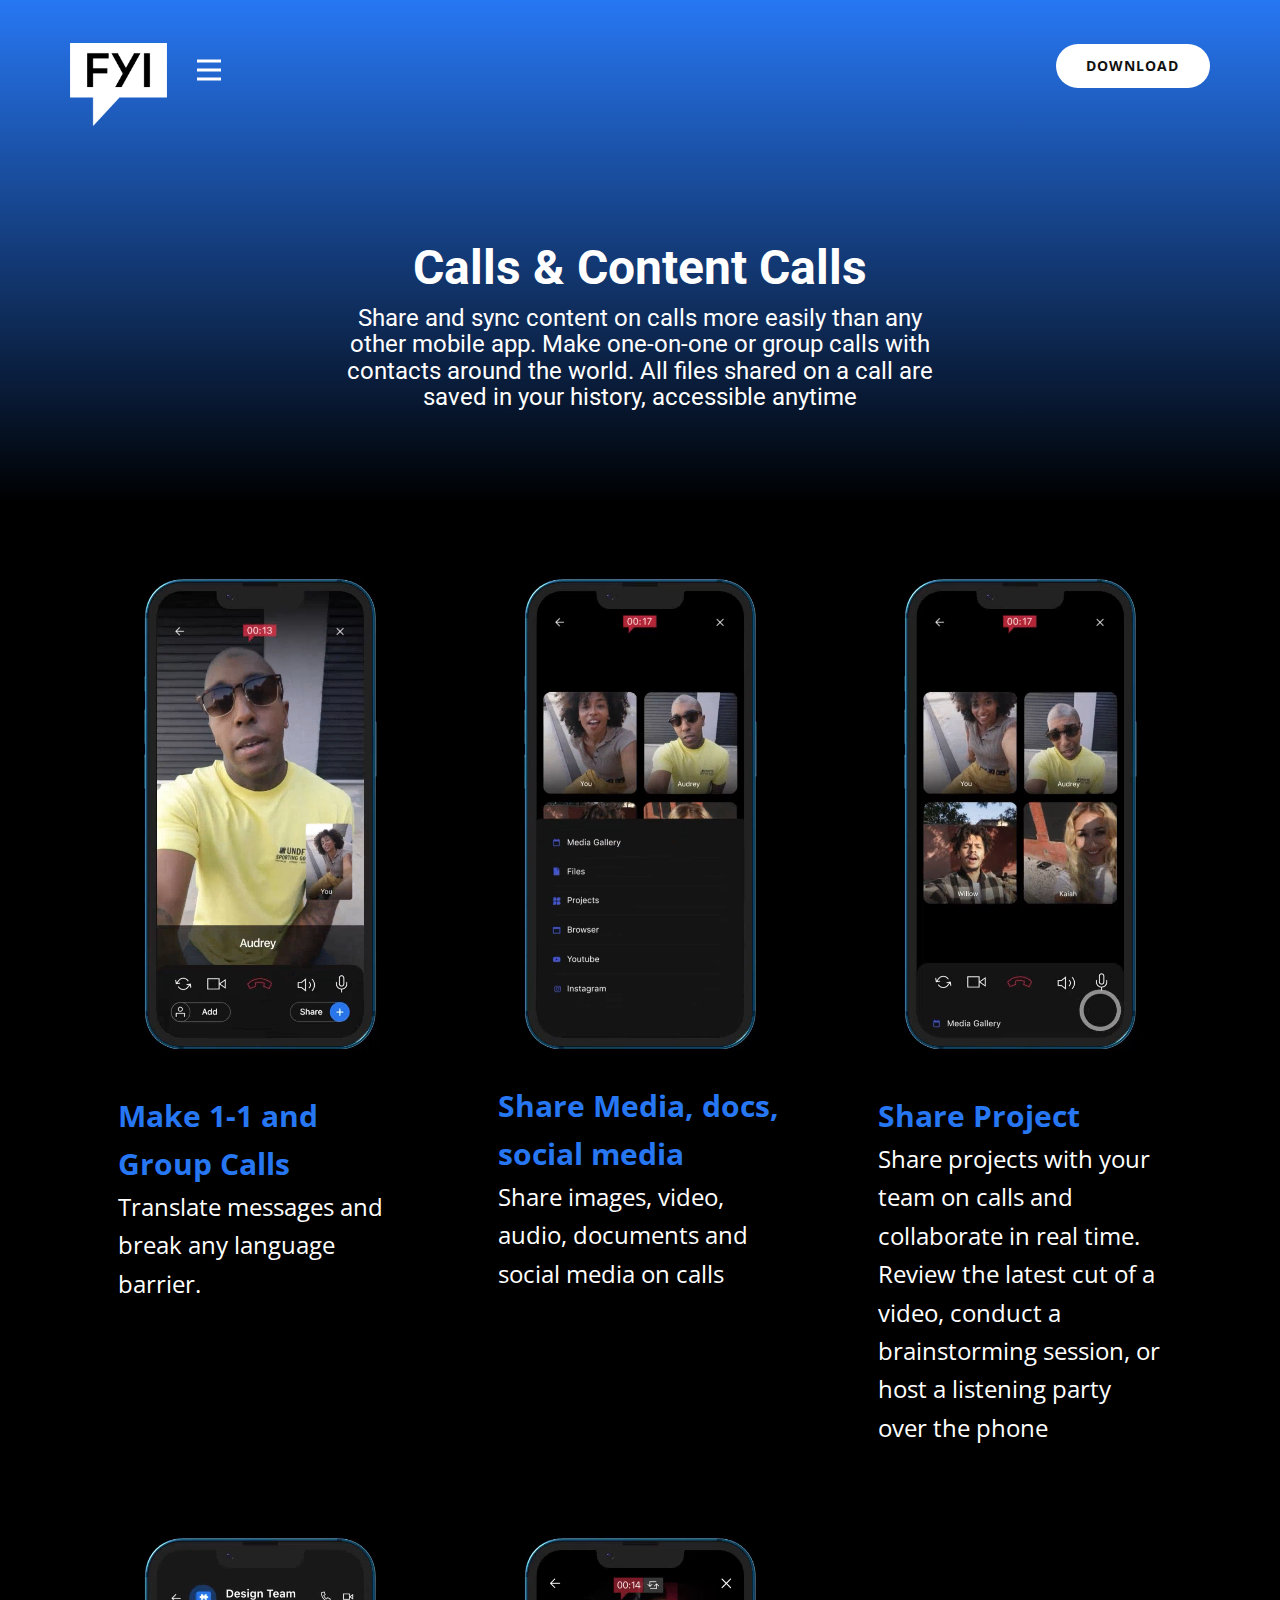
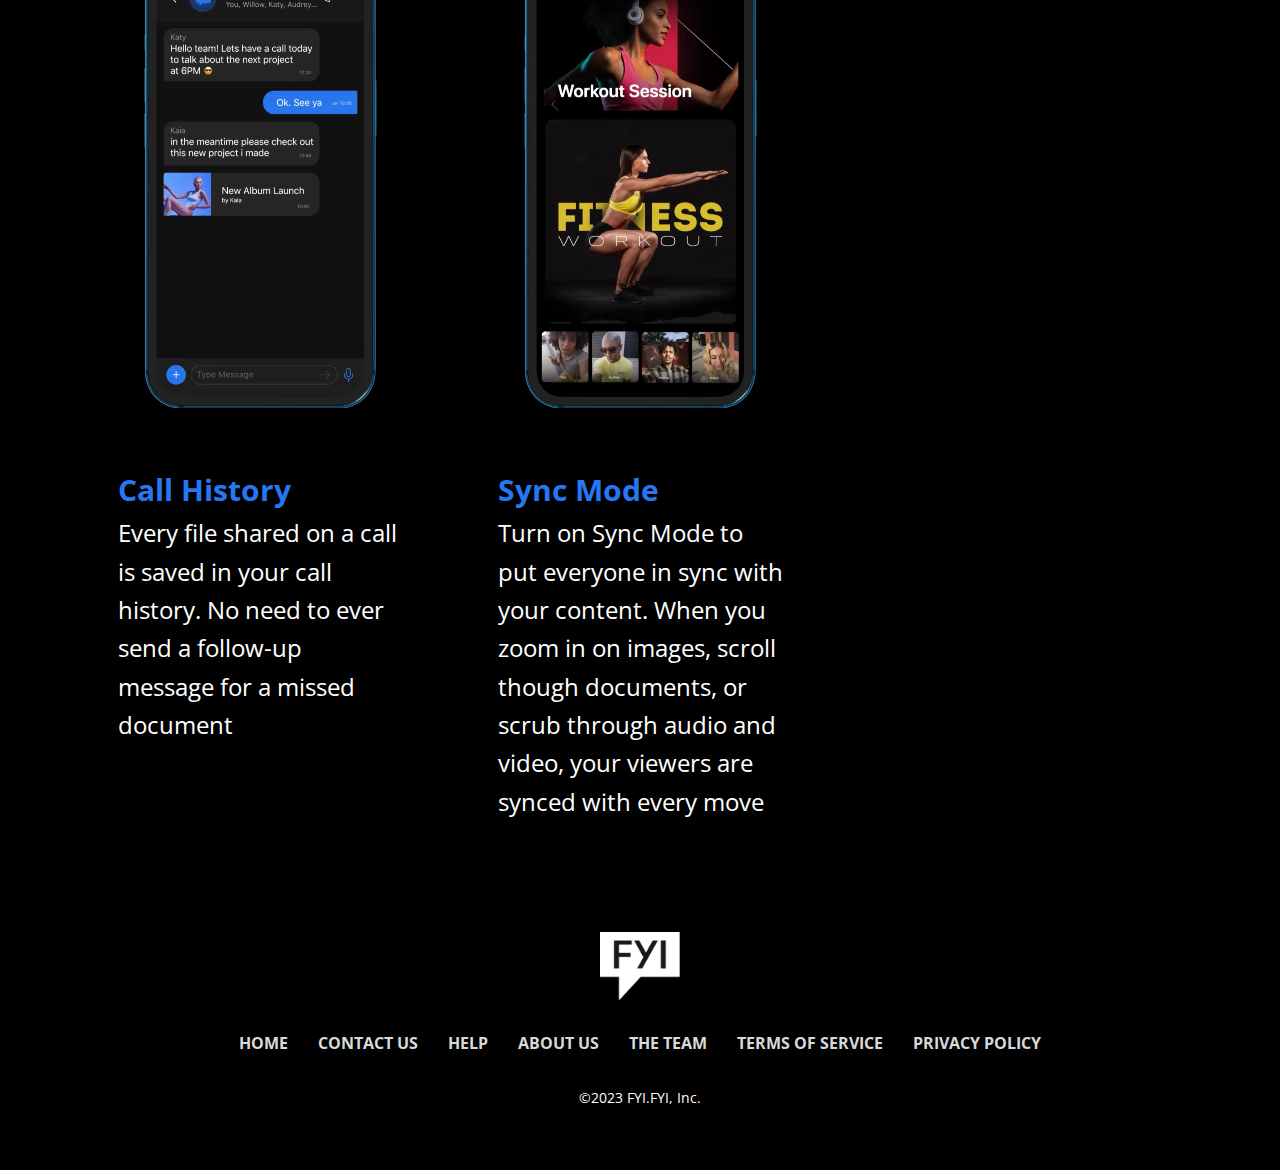
<file: calls/index.html>
<!DOCTYPE html>
<html style="font-size: 16px;" lang="en"><head>
    <meta name="viewport" content="width=device-width, initial-scale=1.0">
    <meta charset="utf-8">
    <meta name="keywords" content="Encryption app for creatives">
    <meta name="description" content="Encryption app for creators">
    <title>Content Calls</title>
    <link rel="stylesheet" href="../FYI1.css" media="screen">
<link rel="stylesheet" href="index8.css" media="screen">
    <script class="u-script" type="text/javascript" src="../jquery.js" defer=""></script>
    <script class="u-script" type="text/javascript" src="../FYI1.js" defer=""></script>
    <meta name="generator" content="FYI ">
    
    <link rel="icon" href="../images/favicon.svg">
    <link id="u-theme-google-font" rel="stylesheet" href="https://fonts.googleapis.com/css?family=Roboto:100,100i,300,300i,400,400i,500,500i,700,700i,900,900i|Open+Sans:300,300i,400,400i,500,500i,600,600i,700,700i,800,800i">
    
    
    
    
    <script type="application/ld+json">{
		"@context": "http://schema.org",
		"@type": "Organization",
		"name": "FYI - Focus Your Ideas"
}</script>
    <meta name="theme-color" content="#478ac9">
    <meta property="og:title" content="index8">
    <meta property="og:description" content="">
    <meta property="og:type" content="website">
   <meta name="keywords" content="App for creative teams, Creative messenger app, Creative productivity tool, Productivity app for creative teams, Productivity tool for creative teams, Messenger app for creative teams, Secure messaging app for creatives, Secure messaging platform for creative teams, Cloud storage for multimedia files, Creative workspace online, Create virtual workspace, FYI, for your information, focus your ideas, chat, projects, messaging, cloud, storage, creative, visual, workspace, productivity ">
    <meta property="og:image" content="./../images/logofyi.jpg">
    <meta name="twitter:title" content="Messaging - FYI">
    <meta name="twitter:description" content="FYI is a collaborative communication messaging platform for the creative community to manage their digital assets. For the ones who drive culture forward">
    <meta name="twitter:image" content="./../images/logofyi.jpg">
    <meta name="twitter:card" content="summary_large_image">
    
    <meta name="description" content="FYI is a collaborative communication messaging platform for the creative community to manage their digital assets. For the ones who drive culture forward"><script async="" src="https://www.googletagmanager.com/gtag/js?id=UA-229529853-1">
</script>
<script>
  window.dataLayer = window.dataLayer || [];
  function gtag(){dataLayer.push(arguments);}
  gtag('js', new Date());

  gtag('config', 'UA-229529853-1');
</script><meta data-intl-tel-input-cdn-path="intlTelInput/"></head>
  <body class="u-body u-overlap u-xxl-mode" data-lang="en"><header class="u-clearfix u-header u-header" id="sec-5a81"><div class="u-clearfix u-sheet u-sheet-1">
        <nav class="u-menu u-menu-hamburger u-offcanvas u-menu-1" data-responsive-from="XXL">
          <div class="menu-collapse" style="font-size: 1rem; letter-spacing: 0px;" aria-label="Menu collapse">
            <a class="u-button-style u-custom-left-right-menu-spacing u-custom-padding-bottom u-custom-top-bottom-menu-spacing u-nav-link u-text-active-palette-1-base u-text-hover-palette-2-base u-text-white" aira-label="This is a hamburger menu" alt="Hamburger menu" title="Hamburger menu options" role="button" type="link" href="#" style="font-size: calc(1em + 8px);">
              <svg class="u-svg-link" viewBox="0 0 24 24"><use xmlns:xlink="http://www.w3.org/1999/xlink" alt="This is a hamburger menu" xlink:href="#menu-hamburger"></use></svg>
              <svg class="u-svg-content" version="1.1" id="menu-hamburger" viewBox="0 0 16 16" x="0px" y="0px" xmlns:xlink="http://www.w3.org/1999/xlink" alt="This is a hamburger menu" title="Hamburger menu" xmlns="http://www.w3.org/2000/svg"><g><rect y="1" width="16" height="2"></rect><rect y="7" width="16" height="2"></rect><rect y="13" width="16" height="2"></rect>
</g></svg>
            </a>
          </div>
          <div class="u-custom-menu u-nav-container">
            <ul class="u-nav u-unstyled u-nav-1"><li class="u-nav-item"><a class="u-button-style u-nav-link u-text-active-palette-1-base u-text-hover-palette-2-base" href="../index.html" alt="Home Page" title="Home Page" type="link" role="button" aria-label="Back to Home" style="padding: 10px 20px;">Home</a>
</li><li class="u-nav-item"><a class="u-button-style u-nav-link u-text-active-palette-1-base u-text-hover-palette-2-base" href="../contact/" style="padding: 10px 20px;" alt="Contact us" title="Contact us" type="link" role="button" aira-label="Contact FYI directly" >Contact Us</a>
</li><li class="u-nav-item"><a class="u-button-style u-nav-link u-text-active-palette-1-base u-text-hover-palette-2-base" href="https://fyihelp.zendesk.com/hc/en-us" target="_blank" style="padding: 10px 20px;" alt="Help page" title="Help" type="link" role="button" aria-label="Help Site Zendesk">Help</a>
</li><li class="u-nav-item"><a class="u-button-style u-nav-link u-text-active-palette-1-base u-text-hover-palette-2-base" href="../aboutus/" style="padding: 10px 20px;" alt="About us" title="About us" type="link" role="button" aria-label="About us" >About us</a>
</li><li class="u-nav-item"><a class="u-button-style u-nav-link u-text-active-palette-1-base u-text-hover-palette-2-base" href="../team/" style="padding: 10px 20px;" alt="The team" title="The Team" type="link" role="button" aria-label="The Team Link">The Team</a>
</li><li class="u-nav-item"><a class="u-button-style u-nav-link u-text-active-palette-1-base u-text-hover-palette-2-base" href="../Terms-of-service.html" style="padding: 10px 20px;" alt="Terms of Service" title="Terms of Service" type="Link" role="button" aria-label="Terms of Service">Terms of Service</a>
</li><li class="u-nav-item"><a class="u-button-style u-nav-link u-text-active-palette-1-base u-text-hover-palette-2-base" href="../Privacy-Policy.html" style="padding: 10px 20px;" alt="Privacy Policy" title="Privacy Policy" type="link" role="button" aria-label="Privacy Policy">Privacy Policy</a>
</li></ul>
          </div>
          <div class="u-custom-menu u-nav-container-collapse">
            <div class="u-black u-container-style u-inner-container-layout u-sidenav">
              <div class="u-inner-container-layout u-sidenav-overflow">
                <div class="u-menu-close"></div>
                <ul class="u-align-left u-custom-font u-heading-font u-nav u-popupmenu-items u-text-hover-custom-color-1 u-unstyled u-nav-2"><li class="u-nav-item"><a class="u-button-style u-nav-link" href="../index.html" alt="Home" title="Home" aria-label="Home" >Home</a>
</li><li class="u-nav-item"><a class="u-button-style u-nav-link" href="../contact/" title="Contact us" alt="Contact us" aira-label="Contact us" type="link" role="button">Contact Us</a>
</li><li class="u-nav-item"><a class="u-button-style u-nav-link" href="https://fyihelp.zendesk.com/hc/en-us" target="_blank" title="Help" alt="Help Page" aria-label="Link to the help page" type="link" role="button">Help</a>
</li><li class="u-nav-item"><a class="u-button-style u-nav-link" href="../aboutus/" title="About us" alt="About us" type="link" aria-label="About us" role="button">About us</a>
</li><li class="u-nav-item"><a class="u-button-style u-nav-link" href="../team/" title="The team" alt="The team" type="link" role="button" aria-label="The team">The Team</a>
</li><li class="u-nav-item"><a class="u-button-style u-nav-link" href="../Terms-of-service.html" alt="The team" type="link" role="button" aria-label="Terms of servic">Terms of Service</a>
</li><li class="u-nav-item"><a class="u-button-style u-nav-link" href="../Privacy-Policy.html" alt="Privacy Policy" type="link" role="button" aria-label="Privacy Policy" title="Privacy Policy">Privacy Policy</a>
</li></ul>
              </div>
            </div>
            <div class="u-black u-menu-overlay u-opacity u-opacity-20"></div>
          </div>
        </nav>
        <img class="u-align-left u-image u-image-default u-image-1" src="../images/FYILOGO.png" alt="FYI Logo" title="FYI logo" data-image-width="600" data-image-height="512" data-href="../index.html">
        <a href="https://fyi.fyi/app" aria-label="Link to download the app" title="Download" alt="Download app" type="link" role="button" class="u-align-right u-border-none u-btn u-btn-round u-button-style u-hover-grey-90 u-radius-50 u-white u-btn-1">download</a>
      </div></header>
    <section class="u-clearfix u-gradient u-section-1" id="sec-3ab1">
      <div class="u-clearfix u-sheet u-sheet-1">
        <h1 class="u-text u-text-body-alt-color u-text-default u-text-1">Calls &amp; Content Calls</h1>
        <h1 class="u-align-center u-text u-text-body-alt-color u-text-2"> Share and sync content on calls more easily than any other mobile app. Make one-on-one or group calls with contacts around the world. All files shared on a call are saved in your history, accessible anytime</h1>
      </div>
    </section>
    <section class="u-black u-clearfix u-section-2" id="sec-5310">
      <div class="u-clearfix u-sheet u-valign-middle-lg u-valign-middle-md u-valign-middle-sm u-valign-middle-xs u-sheet-1">
        <div class="u-clearfix u-expanded-width-lg u-expanded-width-md u-expanded-width-sm u-expanded-width-xl u-expanded-width-xs u-layout-wrap u-layout-wrap-1">
          <div class="u-layout">
            <div class="u-layout-row">
              <div class="u-container-style u-layout-cell u-size-20 u-layout-cell-1">
                <div class="u-container-layout u-valign-top-xl u-valign-top-xxl u-container-layout-1">
                  <div class="u-align-center u-preserve-proportions u-uploaded-video u-video u-video-contain u-video-1">
                    <div class="embed-responsive">
                      <video class="embed-responsive-item" data-autoplay="1" loop="" muted="1" autoplay="autoplay" playsinline="">
                        <source src="../files/1and1call.mp4" type="video/mp4" alt="Video of a one on one call" title="One on one call" type="video" role="video">
                        <p>Your browser does not support HTML5 video.</p>
                      </video>
                    </div>
                  </div>
                  <p class="u-heading-font u-text u-text-1">
                    <span style="font-size: 1.875rem; font-weight: 700;" class="u-text-custom-color-1">Make 1-1 and Group Calls</span>
                    <br>Translate messages and break any language barrier.
                  </p>
                </div>
              </div>
              <div class="cell-temp-clone u-container-style u-layout-cell u-size-20 u-layout-cell-2">
                <div class="u-container-layout u-valign-top-lg u-valign-top-md u-valign-top-sm u-valign-top-xl u-valign-top-xxl u-container-layout-2">
                  <div class="u-align-center u-preserve-proportions u-uploaded-video u-video u-video-contain u-video-2">
                    <div class="embed-responsive">
                      <video class="embed-responsive-item" data-autoplay="1" loop="" muted="1" autoplay="autoplay" title="Video of a 4 way call" alt="Video of a 4 way call demonstrating live media playthrough" aria-label="Videos" playsinline="">
                        <source src="../files/sharemedia.mp4" type="video/mp4">
                        <p>Your browser does not support HTML5 video.</p>
                      </video>
                    </div>
                  </div>
                  <p class="u-heading-font u-text u-text-2">
                    <font color="#2777f3">
                      <span style="font-size: 30px;"><b>Share Media, docs, social media</b>
                      </span>
                    </font>
                    <br> Share images, video, audio, documents and social media on calls
                  </p>
                </div>
              </div>
              <div class="cell-temp-clone u-container-style u-layout-cell u-size-20 u-layout-cell-3">
                <div class="u-container-layout u-container-layout-3">
                  <div class="u-align-center u-preserve-proportions u-uploaded-video u-video u-video-contain u-video-3">
                    <div class="embed-responsive">
                      <video class="embed-responsive-item" data-autoplay="1" loop="" muted="1" autoplay="autoplay" playsinline="" title="Share a project" alt="Video of someone sharing a project through a video call" type="video" role="video">
                        <source src="../files/shareprojct.mp4" type="video/mp4">
                        <p>Your browser does not support HTML5 video.</p>
                      </video>
                    </div>
                  </div>
                  <p class="u-heading-font u-text u-text-3">
                    <font color="#2777f3">
                      <span style="font-size: 30px;"><b>Share Project</b>
                      </span>
                    </font>
                    <br> Share projects with your team on calls and collaborate in real time. Review the latest cut of a video, conduct a brainstorming session, or host a listening party over the phone
                  </p>
                </div>
              </div>
            </div>
          </div>
        </div>
      </div>
    </section>
    <section class="u-black u-clearfix u-section-3" id="carousel_65f2">
      <div class="u-clearfix u-sheet u-valign-middle-lg u-valign-middle-md u-valign-middle-sm u-valign-middle-xl u-valign-middle-xs u-sheet-1">
        <div class="u-clearfix u-expanded-width-lg u-expanded-width-md u-expanded-width-sm u-expanded-width-xl u-expanded-width-xs u-layout-wrap u-layout-wrap-1">
          <div class="u-layout">
            <div class="u-layout-row">
              <div class="u-container-style u-layout-cell u-size-20 u-layout-cell-1">
                <div class="u-container-layout u-valign-bottom-xs u-valign-top-xl u-valign-top-xxl u-container-layout-1">
                  <div class="u-align-center u-preserve-proportions u-uploaded-video u-video u-video-contain u-video-1">
                    <div class="embed-responsive">
                      <video class="embed-responsive-item" data-autoplay="1" loop="" muted="1" autoplay="autoplay" playsinline="">
                        <source src="../files/callhistory.mp4" type="video/mp4" title="Call History" alt="This is a video of the Design team having a video meeting" aria-label="This is a video meeting" type="video" role="video">
                        <p>Your browser does not support HTML5 video.</p>
                      </video>
                    </div>
                  </div>
                  <p class="u-heading-font u-text u-text-1">
                    <font color="#2777f3">
                      <span style="font-size: 30px;"><b>Call History</b>
                      </span>
                    </font>
                    <br> Every file shared on a call is saved in your call history. No need to ever send a follow-up message for a missed document
                  </p>
                </div>
              </div>
              <div class="cell-temp-clone u-container-style u-layout-cell u-size-20 u-layout-cell-2">
                <div class="u-container-layout u-valign-top u-container-layout-2">
                  <div class="u-align-center u-preserve-proportions u-uploaded-video u-video u-video-contain u-video-2">
                    <div class="embed-responsive">
                      <video class="embed-responsive-item" data-autoplay="1" loop="" muted="1" autoplay="autoplay" playsinline="" title="Work out video" alt="Video chat of someone working out" aria-label="Videos">
                        <source src="../files/syncmode.mp4"type="video/mp4">
                        <p>Your browser does not support HTML5 video.</p>
                      </video>
                    </div>
                  </div>
                  <p class="u-heading-font u-text u-text-2">
                    <span style="font-size: 1.875rem; font-weight: 700;" class="u-text-custom-color-1">Sync Mode</span>
                    <br> Turn on Sync Mode to put everyone in sync with your content. When you zoom in on images, scroll though documents, or scrub through audio and video, your viewers are synced with every move
                  </p>
                </div>
              </div>
              <div class="cell-temp-clone u-container-style u-layout-cell u-size-20 u-layout-cell-3">
                <div class="u-container-layout u-container-layout-3"></div>
              </div>
            </div>
          </div>
        </div>
      </div>
    </section>
    
    
    <footer class="u-align-center u-clearfix u-footer u-footer" id="sec-d7a4"><div class="u-clearfix u-sheet u-valign-middle-lg u-valign-middle-md u-valign-middle-sm u-valign-middle-xl u-valign-middle-xs u-sheet-1">
        <img class="u-image u-image-contain u-image-default u-preserve-proportions u-image-1" src="../images/image37.png" alt="FYI Logo" title="FYI Logo" data-image-width="99" data-image-height="85">
        <nav class="u-menu u-menu-one-level u-offcanvas u-menu-1">
          <div class="menu-collapse" style="font-size: 1rem; letter-spacing: 0px; font-weight: 700; text-transform: uppercase;">
            <a class="u-button-style u-custom-active-border-color u-custom-border u-custom-border-color u-custom-borders u-custom-hover-border-color u-custom-padding-bottom u-custom-text-active-color u-custom-text-color u-custom-text-hover-color u-custom-top-bottom-menu-spacing u-nav-link" href="#" style="padding: 1px 0px; font-size: calc(1em + 2px);">
              <svg class="u-svg-link" viewBox="0 0 24 24"><use xmlns:xlink="http://www.w3.org/1999/xlink" xlink:href="#svg-d5ef"></use></svg>
              <svg class="u-svg-content" version="1.1" id="svg-d5ef" viewBox="0 0 16 16" x="0px" y="0px" xmlns:xlink="http://www.w3.org/1999/xlink" xmlns="http://www.w3.org/2000/svg"><g><rect y="1" width="16" height="2"></rect><rect y="7" width="16" height="2"></rect><rect y="13" width="16" height="2"></rect>
</g></svg>
            </a>
          </div>
          <div class="u-custom-menu u-nav-container">
            <ul class="u-nav u-spacing-30 u-unstyled u-nav-1"><li class="u-nav-item"><a class="u-border-2 u-border-active-custom-color-1 u-border-hover-custom-color-1 u-border-no-left u-border-no-right u-border-no-top u-button-style u-nav-link u-text-active-white u-text-grey-15 u-text-hover-palette-1-light-1" href="../index.html" style="padding: 10px 0px;" aria-label="Home" title="Home" alt="Back to the home page" type="link" role="button">Home</a>
</li><li class="u-nav-item"><a class="u-border-2 u-border-active-custom-color-1 u-border-hover-custom-color-1 u-border-no-left u-border-no-right u-border-no-top u-button-style u-nav-link u-text-active-white u-text-grey-15 u-text-hover-palette-1-light-1" href="../contact/" style="padding: 10px 0px;" aria-label="Contact us" title="Contact us" alt="Contact us"type="link" role="button">Contact us</a>
</li><li class="u-nav-item"><a class="u-border-2 u-border-active-custom-color-1 u-border-hover-custom-color-1 u-border-no-left u-border-no-right u-border-no-top u-button-style u-nav-link u-text-active-white u-text-grey-15 u-text-hover-palette-1-light-1" href="https://fyihelp.zendesk.com/hc/en-us" target="_blank" style="padding: 10px 0px;" aria-label="Help" title="Help" alt="Link to the Zendesk help site" type="link" role="button">Help</a>
</li><li class="u-nav-item"><a class="u-border-2 u-border-active-custom-color-1 u-border-hover-custom-color-1 u-border-no-left u-border-no-right u-border-no-top u-button-style u-nav-link u-text-active-white u-text-grey-15 u-text-hover-palette-1-light-1" href="../aboutus/" style="padding: 10px 0px;" aria-label="About us" title="About us" alt="About us Site" type="link" role="button">About us</a>
</li><li class="u-nav-item"><a class="u-border-2 u-border-active-custom-color-1 u-border-hover-custom-color-1 u-border-no-left u-border-no-right u-border-no-top u-button-style u-nav-link u-text-active-white u-text-grey-15 u-text-hover-palette-1-light-1" href="../team/" style="padding: 10px 0px;" aria-label="The Team" title="About us" alt="The team" type="Link" role="button">The Team</a>
</li><li class="u-nav-item"><a class="u-border-2 u-border-active-custom-color-1 u-border-hover-custom-color-1 u-border-no-left u-border-no-right u-border-no-top u-button-style u-nav-link u-text-active-white u-text-grey-15 u-text-hover-palette-1-light-1" href="../Terms-of-service.html" style="padding: 10px 0px;" aria-label="Terms of service" title="Terms of service" alt="Terms of service link" type="link" role="button">Terms of Service</a>
</li><li class="u-nav-item"><a class="u-border-2 u-border-active-custom-color-1 u-border-hover-custom-color-1 u-border-no-left u-border-no-right u-border-no-top u-button-style u-nav-link u-text-active-white u-text-grey-15 u-text-hover-palette-1-light-1" href="../Privacy-Policy.html" style="padding: 10px 0px;" aria-label="Privacy Policy Page" title="Privacy Policy" alt="Privacy policy link" type="link" role="button">Privacy Policy</a>
</li></ul>
          </div>
          <div class="u-custom-menu u-nav-container-collapse">
            <div class="u-black u-container-style u-inner-container-layout u-opacity u-opacity-95 u-sidenav">
              <div class="u-inner-container-layout u-sidenav-overflow">
                <div class="u-menu-close"></div>
                <ul class="u-align-center u-nav u-popupmenu-items u-unstyled u-nav-2"><li class="u-nav-item"><a class="u-button-style u-nav-link" href="../index.html"aria-label="Home" title="Home" alt="Home" type="link" role="button">Home</a>
</li><li class="u-nav-item"><a class="u-button-style u-nav-link" href="../contact/" aria-label="Contact us" title="Contact us" alt="Contact us" type="link" role="button">Contact us</a>
</li><li class="u-nav-item"><a class="u-button-style u-nav-link" href="https://fyihelp.zendesk.com/hc/en-us" target="_blank" aria-label="Help Page Zendesk" title="Help" alt="Help Page Link to Zendesk" type="link" role="button">Help</a>
</li><li class="u-nav-item"><a class="u-button-style u-nav-link" href="../aboutus/" aria-label="About us page" title="About us" alt="About us page link" type="link" role="button">About us</a>
</li><li class="u-nav-item"><a class="u-button-style u-nav-link" href="../team/" aria-label="The team" title="The Team" alt="The team page" type="link" role="button">The Team</a>
</li><li class="u-nav-item"><a class="u-button-style u-nav-link" href="../Terms-of-service.html" aria-label="Terms of Service" title="Terms of Service" alt="Terms of service page" type="link" role="button">Terms of Service</a>
</li><li class="u-nav-item"><a class="u-button-style u-nav-link" href="../Privacy-Policy.html" aria-label="Privacy Policy" title="Privacy Policy" alt="Privacy Policy Page" type="link" role="button">Privacy Policy</a>
</li></ul>
              </div>
            </div>
            <div class="u-black u-menu-overlay u-opacity u-opacity-70"></div>
          </div>
        </nav>
        <p class="u-small-text u-text u-text-variant u-text-1"> ©2023 FYI.FYI, Inc.</p>
      </div></footer>
  
</body></html>
</file>
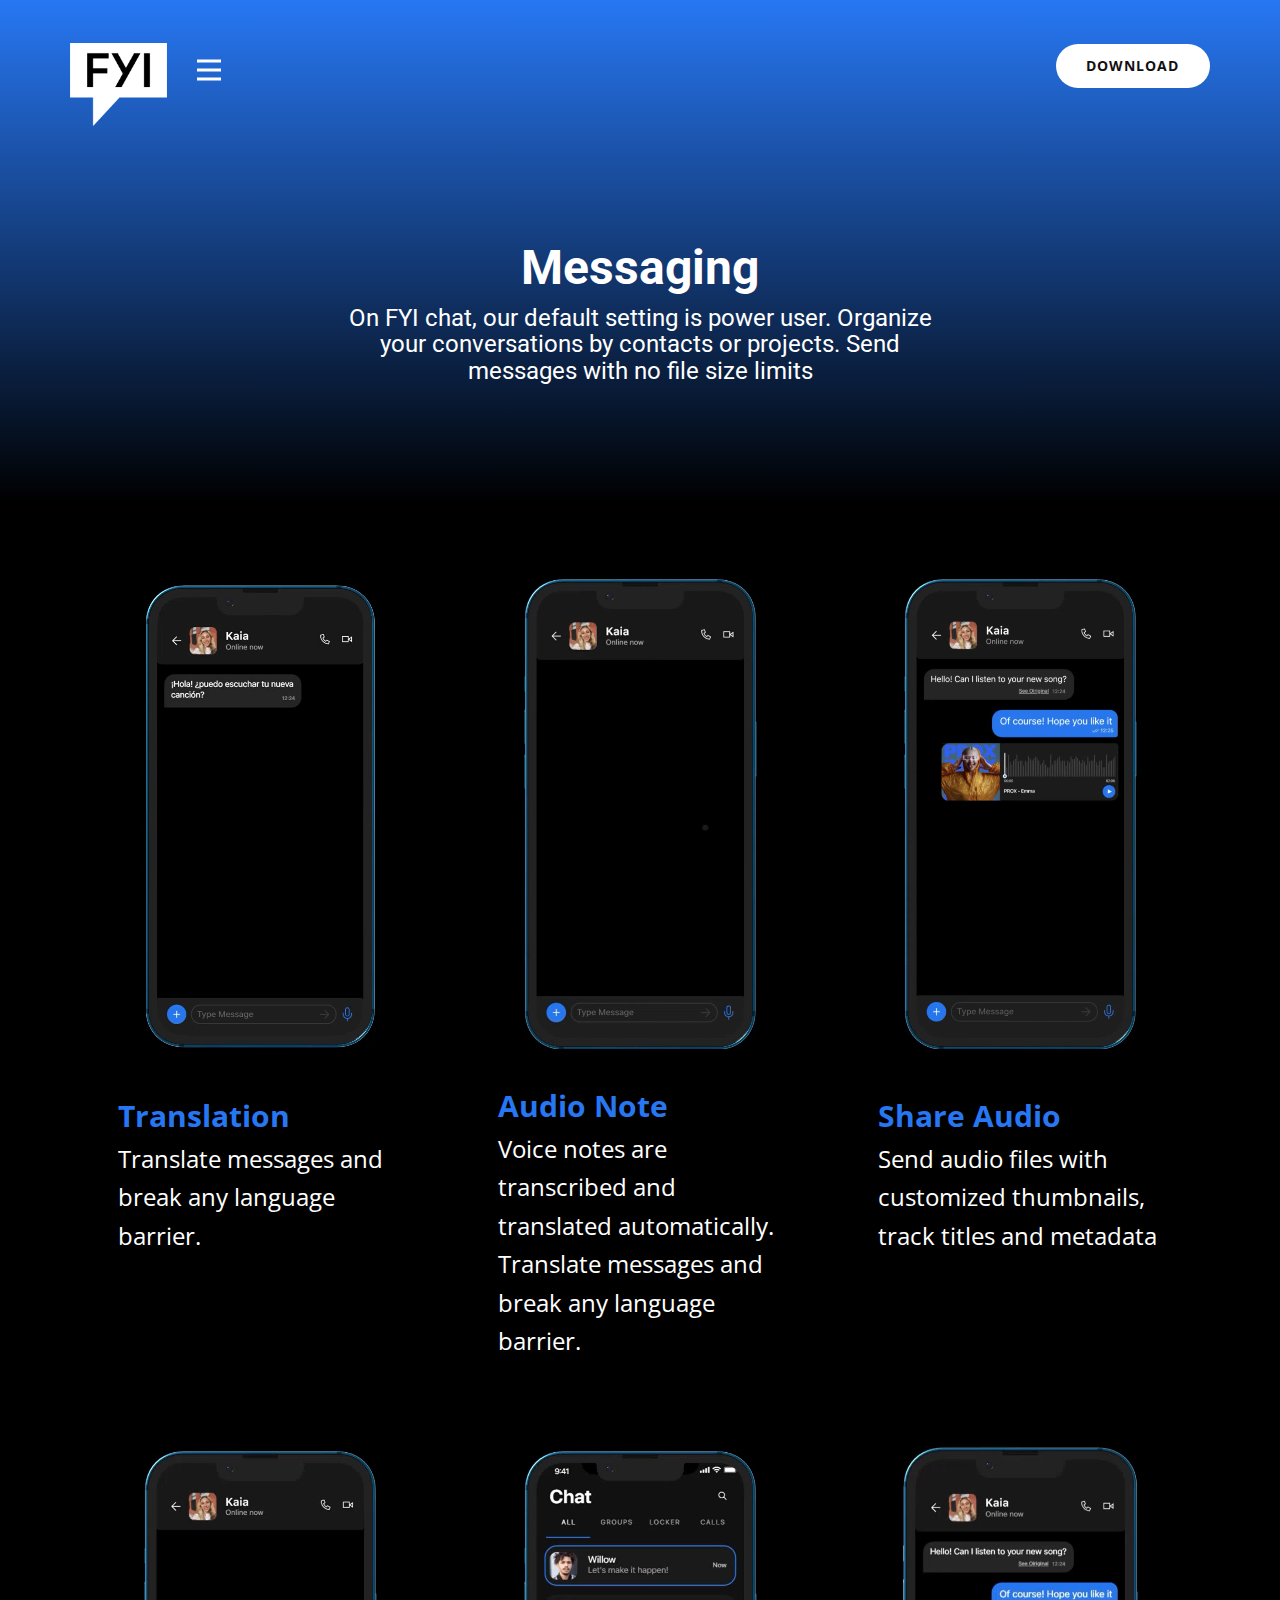
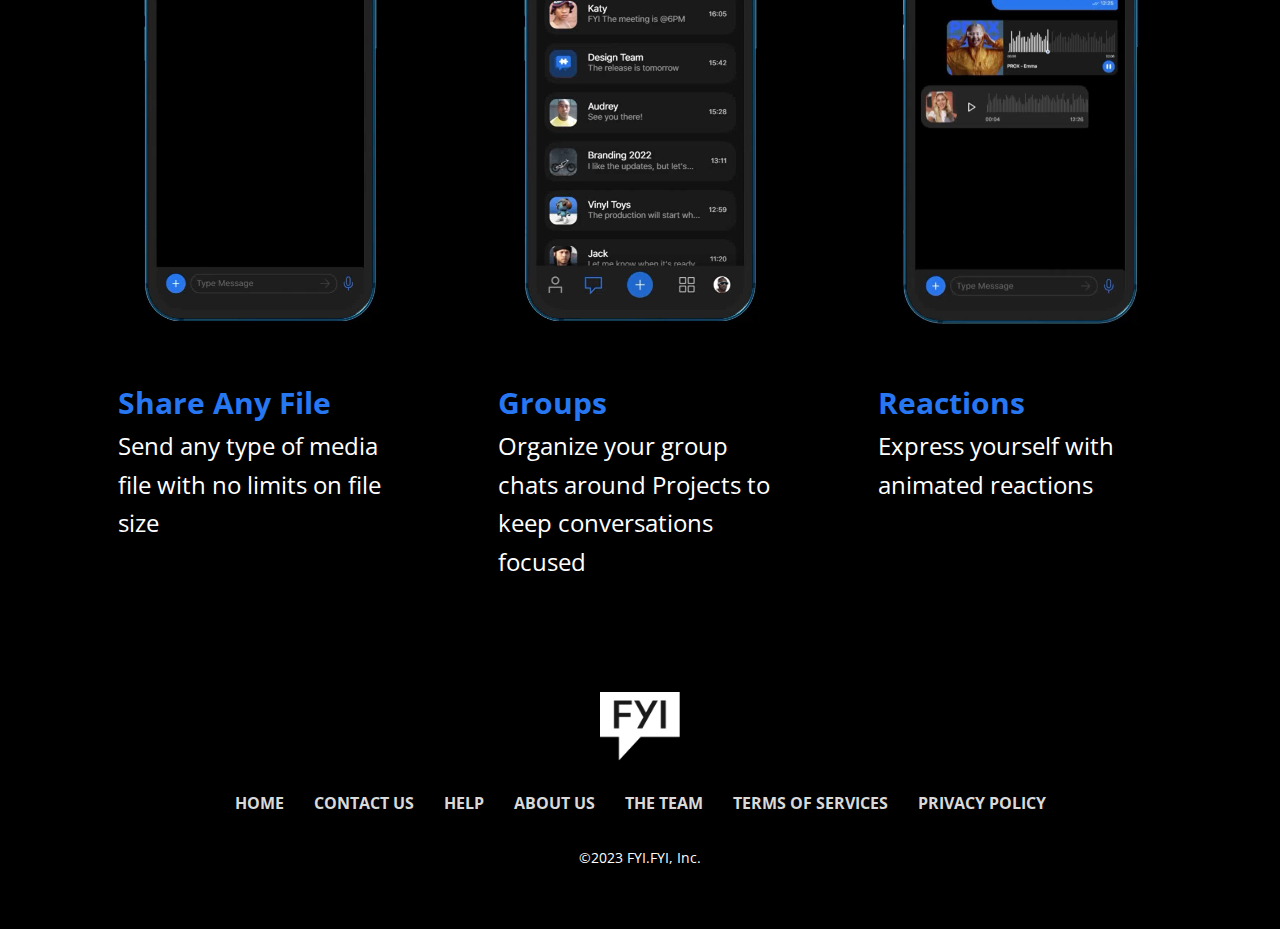
<file: chats/index.html>
<!DOCTYPE html>
<html style="font-size: 16px;" lang="en"><head>
    <meta name="viewport" content="width=device-width, initial-scale=1.0">
    <meta charset="utf-8">
    <meta name="keywords" content="App for creatives">
    <meta name="description" content="App for creatives">
    <title>Messaging</title>
    <link rel="stylesheet" href="../FYI1.css" media="screen">
<link rel="stylesheet" href="index9.css" media="screen">
    <script class="u-script" type="text/javascript" src="../jquery.js" defer=""></script>
    <script class="u-script" type="text/javascript" src="../FYI1.js" defer=""></script>
    <meta name="generator" content="FYI ">
    
    <link rel="icon" href="../images/favicon.svg">
    <link id="u-theme-google-font" rel="stylesheet" href="https://fonts.googleapis.com/css?family=Roboto:100,100i,300,300i,400,400i,500,500i,700,700i,900,900i|Open+Sans:300,300i,400,400i,500,500i,600,600i,700,700i,800,800i">
    
    

    <script type="application/ld+json">{
		"@context": "http://schema.org",
		"@type": "Organization",
		"name": "FYI - Focus Your Ideas"
}</script>
    <meta name="theme-color" content="#478ac9">
    <meta property="og:title" content="index9">
    <meta property="og:description" content="">
    <meta property="og:type" content="website">
   <meta name="keywords" content="App for creative teams, Creative messenger app, Creative productivity tool, Productivity app for creative teams, Productivity tool for creative teams, Messenger app for creative teams, Secure messaging app for creatives, Secure messaging platform for creative teams, Cloud storage for multimedia files, Creative workspace online, Create virtual workspace, FYI, for your information, focus your ideas, chat, projects, messaging, cloud, storage, creative, visual, workspace, productivity ">
    <meta property="og:image" content="./../images/logofyi.jpg">
    <meta name="twitter:title" content="Messaging - FYI">
    <meta name="twitter:description" content="FYI is a collaborative communication messaging platform for the creative community to manage their digital assets. For the ones who drive culture forward">
    <meta name="twitter:image" content="./../images/logofyi.jpg">
    <meta name="twitter:card" content="summary_large_image">
    
    <meta name="description" content="FYI is a collaborative communication messaging platform for the creative community to manage their digital assets. For the ones who drive culture forward"><script async="" src="https://www.googletagmanager.com/gtag/js?id=UA-229529853-1">
</script>
<script>
  window.dataLayer = window.dataLayer || [];
  function gtag(){dataLayer.push(arguments);}
  gtag('js', new Date());

  gtag('config', 'UA-229529853-1');
</script><meta data-intl-tel-input-cdn-path="intlTelInput/"></head>
  <body class="u-body u-overlap u-xxl-mode" data-lang="en"><header class="u-clearfix u-header u-header" id="sec-5a81"><div class="u-clearfix u-sheet u-sheet-1">
        <nav class="u-menu u-menu-hamburger u-offcanvas u-menu-1" data-responsive-from="XXL">
          <div class="menu-collapse" style="font-size: 1rem; letter-spacing: 0px;" aria-label="Menu collapse">
            <a class="u-button-style u-custom-left-right-menu-spacing u-custom-padding-bottom u-custom-top-bottom-menu-spacing u-nav-link u-text-active-palette-1-base u-text-hover-palette-2-base u-text-white" type="button" role="button" alt="This is a hamburger menu" aria-label="Hamburger menu options,Home, About us, The Team, Contact us" href="#" style="font-size: calc(1em + 8px);">
              <svg class="u-svg-link" viewBox="0 0 24 24"><use xmlns:xlink="http://www.w3.org/1999/xlink" xlink:href="#menu-hamburger" alt="This is a hamburger menu" title="This is a hamburger menu" aria-label="Hamburger menu popup" tabindex="0"></use></svg>
              <svg class="u-svg-content" version="1.1" id="menu-hamburger" viewBox="0 0 16 16" x="0px" y="0px" xmlns:xlink="http://www.w3.org/1999/xlink" aria-hidden="true" focusable="false" alt="This is a hamburger menu" xmlns="http://www.w3.org/2000/svg"><g><rect y="1" width="16" height="2"></rect><rect y="7" width="16" height="2"></rect><rect y="13" width="16" height="2"></rect>
</g></svg>
            </a>
          </div>
          <div class="u-custom-menu u-nav-container">
            <ul class="u-nav u-unstyled u-nav-1"><li class="u-nav-item"><a class="u-button-style u-nav-link u-text-active-palette-1-base u-text-hover-palette-2-base" href="../index.html" title="Home" alt="Back to home page" aria-label="Home page link" style="padding: 10px 20px;">Home</a>
</li><li class="u-nav-item"><a class="u-button-style u-nav-link u-text-active-palette-1-base u-text-hover-palette-2-base" href="../contact/" style="padding: 10px 20px;" title="Contact us" alt="Contact us page" aria-label="Contact FYI Directly">Contact Us</a>
</li><li class="u-nav-item"><a class="u-button-style u-nav-link u-text-active-palette-1-base u-text-hover-palette-2-base" href="https://fyihelp.zendesk.com/hc/en-us" target="_blank" style="padding: 10px 20px;" title="Help" alt="Help Page" aria-label="Help Page" >Help</a>
</li><li class="u-nav-item"><a class="u-button-style u-nav-link u-text-active-palette-1-base u-text-hover-palette-2-base" href="../aboutus/" style="padding: 10px 20px;" title="About us" alt="About us page" aria-label="About us page to learn more about FYI">About us</a>
</li><li class="u-nav-item"><a class="u-button-style u-nav-link u-text-active-palette-1-base u-text-hover-palette-2-base" href="../team/" style="padding: 10px 20px;" title="The team" alt="The team" aria-label="The Team page to learn more about our team">The Team</a>
</li><li class="u-nav-item"><a class="u-button-style u-nav-link u-text-active-palette-1-base u-text-hover-palette-2-base" href="../Terms-of-service.html" style="padding: 10px 20px;" title="Terms of Service" alt="Terms of Service Link" aria-label="Terms of Service Page">Terms of Service</a>
</li><li class="u-nav-item"><a class="u-button-style u-nav-link u-text-active-palette-1-base u-text-hover-palette-2-base" href="../Privacy-Policy.html" style="padding: 10px 20px;" title="Privacy Policy" alt="Privacy Policy Link" aria-label="Privacy Policy Page">Privacy Policy</a>
</li></ul>
          </div>
          <div class="u-custom-menu u-nav-container-collapse">
            <div class="u-black u-container-style u-inner-container-layout u-sidenav">
              <div class="u-inner-container-layout u-sidenav-overflow">
                <div class="u-menu-close"></div>
                <ul class="u-align-left u-custom-font u-heading-font u-nav u-popupmenu-items u-text-hover-custom-color-1 u-unstyled u-nav-2"><li class="u-nav-item"><a class="u-button-style u-nav-link" href="../index.html" title="Home Page" alt="Back to home page" >Home</a>
</li><li class="u-nav-item"><a class="u-button-style u-nav-link" href="../contact/" alt="Contact us" title="Contact us" aria-label="Contact us link">Contact Us</a>
</li><li class="u-nav-item"><a class="u-button-style u-nav-link" href="https://fyihelp.zendesk.com/hc/en-us" target="_blank" alt="Help Page" alt="Help page" title="Help" aria-label="Get help directly by FYI">Help</a>
</li><li class="u-nav-item"><a class="u-button-style u-nav-link" href="../aboutus/"  alt="About us page" aria-label="Learn more about us" title="About us" alt="ABout us page" >About us</a>
</li><li class="u-nav-item"><a class="u-button-style u-nav-link" href="../team/" aria-label="Learn more about the team" alt="The Team Page" title="The Team">The Team</a>
</li><li class="u-nav-item"><a class="u-button-style u-nav-link" href="../Terms-of-service.html"  alt="Terms of Service page" aria-label="Terms of service page" title="Terms of Service">Terms of Service</a>
</li><li class="u-nav-item"><a class="u-button-style u-nav-link" href="../Privacy-Policy.html" alt="Privacy Policy Page" title="Privacy Policy" aria-label="Privacy Policy Page">Privacy Policy</a>
</li></ul>
              </div>
            </div>
            <div class="u-black u-menu-overlay u-opacity u-opacity-20"></div>
          </div>
        </nav>
        <img class="u-align-left u-image u-image-default u-image-1" src="../images/FYILOGO.png" alt="FYI Logo" title="FYI Logo" data-image-width="600" data-image-height="512" data-href="../index.html">
        <a href="https://fyi.fyi/app" type="link" role="button" title="Download" alt="Download FYI here" class="u-align-right u-border-none u-btn u-btn-round u-button-style u-hover-grey-90 u-radius-50 u-white u-btn-1">download</a>
      </div></header>
    <section class="u-clearfix u-gradient u-section-1" id="sec-3ab1" aria-label="Messaging">
      <div class="u-clearfix u-sheet u-sheet-1">
        <h1 class="u-text u-text-body-alt-color u-text-default u-text-1">Messaging</h1>
        <h1 class="u-align-center u-text u-text-body-alt-color u-text-2"> On FYI chat, our default setting is power user. Organize your conversations by contacts or projects.&nbsp;Send messages with no file size limits</h1>
      </div>
    </section>
    <section class="u-black u-clearfix u-section-2" id="sec-5310" aria-label="Translation">
      <div class="u-clearfix u-sheet u-valign-middle-lg u-valign-middle-md u-valign-middle-sm u-valign-middle-xs u-sheet-1">
        <div class="u-clearfix u-expanded-width-lg u-expanded-width-md u-expanded-width-sm u-expanded-width-xl u-expanded-width-xs u-layout-wrap u-layout-wrap-1">
          <div class="u-layout">
            <div class="u-layout-row">
              <div class="u-container-style u-layout-cell u-size-20 u-layout-cell-1">
                <div class="u-container-layout u-valign-top-xl u-valign-top-xxl u-container-layout-1">
                  <div class="u-align-center u-preserve-proportions u-uploaded-video u-video u-video-contain u-video-1">
                    <div class="embed-responsive">
                      <video class="embed-responsive-item" data-autoplay="1" loop="" muted="1" autoplay="autoplay" playsinline="">
                        <source src="../files/translatemin.mp4" alt="Video of a Spanish text translation to English" title="Spanish text translation" role="video" type="video/mp4">
                        <p>Your browser does not support HTML5 video.</p>
                      </video>
                    </div>
                  </div>
                  <p class="u-heading-font u-text u-text-1">
                    <span style="font-size: 1.875rem; font-weight: 700;" class="u-text-custom-color-1"> Translation</span>
                    <br>Translate messages and break any language barrier.
                  </p>
                </div>
              </div>
              <div class="cell-temp-clone u-container-style u-layout-cell u-size-20 u-layout-cell-2">
                <div class="u-container-layout u-valign-top-lg u-valign-top-md u-valign-top-sm u-valign-top-xl u-valign-top-xxl u-container-layout-2">
                  <div class="u-align-center u-preserve-proportions u-uploaded-video u-video u-video-contain u-video-2">
                    <div class="embed-responsive">
                      <video class="embed-responsive-item" data-autoplay="1" loop="" muted="1" autoplay="autoplay" playsinline="">
                        <source src="../files/audionote.mp4" alt="Leaving an audio note with the FYI app" title="Audio notes" type="video/mp4">
                        <p>Your browser does not support HTML5 video.</p>
                      </video>
                    </div>
                  </div>
                  <p class="u-heading-font u-text u-text-2">
                    <span style="font-size: 1.875rem; font-weight: 700;" class="u-text-custom-color-1">Audio Note</span>
                    <br> Voice notes are transcribed and translated automatically. Translate messages and break any language barrier.
                  </p>
                </div>
              </div>
              <div class="cell-temp-clone u-container-style u-layout-cell u-size-20 u-layout-cell-3" aria-label="Share Audio">
                <div class="u-container-layout u-container-layout-3">
                  <div class="u-align-center u-preserve-proportions u-uploaded-video u-video u-video-contain u-video-3">
                    <div class="embed-responsive">
                      <video class="embed-responsive-item" data-autoplay="1" loop="" muted="1" autoplay="autoplay" playsinline="">
                        <source src="../files/shareaudio.mp4" alt="Video where a user shares audio" title="Sharing audio" type="video/mp4">
                        <p>Your browser does not support HTML5 video.</p>
                      </video>
                    </div>
                  </div>
                  <p class="u-heading-font u-text u-text-3">
                    <font color="#2777f3">
                      <span style="font-size: 30px;"><b>Share Audio</b>
                      </span>
                    </font>
                    <br> Send audio files with customized thumbnails, track titles and metadata
                  </p>
                </div>
              </div>
            </div>
          </div>
        </div>
      </div>
    </section>
    <section class="u-black u-clearfix u-section-3" id="carousel_65f2">
      <div class="u-clearfix u-sheet u-valign-middle-lg u-valign-middle-md u-valign-middle-sm u-valign-middle-xl u-valign-middle-xs u-sheet-1">
        <div class="u-clearfix u-expanded-width-lg u-expanded-width-md u-expanded-width-sm u-expanded-width-xl u-expanded-width-xs u-layout-wrap u-layout-wrap-1">
          <div class="u-layout">
            <div class="u-layout-row">
              <div class="u-container-style u-layout-cell u-size-20 u-layout-cell-1">
                <div class="u-container-layout u-valign-bottom-xs u-valign-top-xl u-valign-top-xxl u-container-layout-1">
                  <div class="u-align-center u-preserve-proportions u-uploaded-video u-video u-video-contain u-video-1">
                    <div class="embed-responsive">
                      <video class="embed-responsive-item" data-autoplay="1" loop="" muted="1" autoplay="autoplay" playsinline="">
                        <source src="../files/shareanyfile.mp4" alt="Video of a user sharing audio files" title="Sharing audio files" type="video/mp4">
                        <p>Your browser does not support HTML5 video.</p>
                      </video>
                    </div>
                  </div>
                  <p class="u-heading-font u-text u-text-1">
                    <font color="#2777f3">
                      <span style="font-size: 30px;"><b>Share Any File</b>
                      </span>
                    </font>
                    <br> Send any type of media file with no limits on file size
                  </p>
                </div>
              </div>
              <div class="cell-temp-clone u-container-style u-layout-cell u-size-20 u-layout-cell-2" aria-label="Groups">
                <div class="u-container-layout u-valign-top u-container-layout-2">
                  <div class="u-align-center u-preserve-proportions u-uploaded-video u-video u-video-contain u-video-2">
                    <div class="embed-responsive">
                      <video class="embed-responsive-item" data-autoplay="1" loop="" muted="1" autoplay="autoplay" playsinline="">
                        <source src="../files/groups.mp4" alt="Video of an organized chat" title="Organized chat" type="video/mp4">
                        <p>Your browser does not support HTML5 video.</p>
                      </video>
                    </div>
                  </div>
                  <p class="u-heading-font u-text u-text-2">
                    <span style="font-size: 1.875rem; font-weight: 700;" class="u-text-custom-color-1">Groups</span>
                    <br> Organize your group chats around Projects to keep conversations focused
                  </p>
                </div>
              </div>
              <div class="cell-temp-clone u-container-style u-layout-cell u-size-20 u-layout-cell-3" aria-label="Reactions">
                <div class="u-container-layout u-container-layout-3">
                  <div class="u-align-center u-preserve-proportions u-uploaded-video u-video u-video-contain u-video-3">
                    <div class="embed-responsive">
                      <video class="embed-responsive-item" data-autoplay="1" loop="" muted="1" autoplay="autoplay" playsinline="">
                        <source src="../files/reactions.mp4" alt="Video of users reacting to a music video" title="Music video reaction" aria-label="videos" type="video/mp4">
                        <p>Your browser does not support HTML5 video.</p>
                      </video>
                    </div>
                  </div>
                  <p class="u-heading-font u-text u-text-3">
                    <font color="#2777f3">
                      <span style="font-size: 30px;"><b>Reactions</b>
                      </span>
                    </font>
                    <br> Express yourself with animated reactions
                  </p>
                </div>
              </div>
            </div>
          </div>
        </div>
      </div>
    </section>
    
    
    <footer class="u-align-center u-clearfix u-footer u-footer" id="sec-d7a4"><div class="u-clearfix u-sheet u-valign-middle-lg u-valign-middle-md u-valign-middle-sm u-valign-middle-xl u-valign-middle-xs u-sheet-1">
        <img class="u-image u-image-contain u-image-default u-preserve-proportions u-image-1" src="../images/image37.png" role="img" title="FYI Logo" alt="FYI Logo" data-image-width="99" data-image-height="85">
        <nav class="u-menu u-menu-one-level u-offcanvas u-menu-1">
          <div class="menu-collapse" style="font-size: 1rem; letter-spacing: 0px; font-weight: 700; text-transform: uppercase;">
            <a class="u-button-style u-custom-active-border-color u-custom-border u-custom-border-color u-custom-borders u-custom-hover-border-color u-custom-padding-bottom u-custom-text-active-color u-custom-text-color u-custom-text-hover-color u-custom-top-bottom-menu-spacing u-nav-link" href="#" style="padding: 1px 0px; font-size: calc(1em + 2px);">
              <svg class="u-svg-link" viewBox="0 0 24 24"><use xmlns:xlink="http://www.w3.org/1999/xlink" xlink:href="#svg-d5ef"></use></svg>
              <svg class="u-svg-content" version="1.1" id="svg-d5ef" viewBox="0 0 16 16" x="0px" y="0px" xmlns:xlink="http://www.w3.org/1999/xlink" xmlns="http://www.w3.org/2000/svg"><g><rect y="1" width="16" height="2"></rect><rect y="7" width="16" height="2"></rect><rect y="13" width="16" height="2"></rect>
</g></svg>
            </a>
          </div>
          <div class="u-custom-menu u-nav-container">
            <ul class="u-nav u-spacing-30 u-unstyled u-nav-1"><li class="u-nav-item"><a class="u-border-2 u-border-active-custom-color-1 u-border-hover-custom-color-1 u-border-no-left u-border-no-right u-border-no-top u-button-style u-nav-link u-text-active-white u-text-grey-15 u-text-hover-palette-1-light-1" href="../index.html" style="padding: 10px 0px;" alt="Home page link" title="Home" type="link" >Home</a>
</li><li class="u-nav-item"><a class="u-border-2 u-border-active-custom-color-1 u-border-hover-custom-color-1 u-border-no-left u-border-no-right u-border-no-top u-button-style u-nav-link u-text-active-white u-text-grey-15 u-text-hover-palette-1-light-1" href="../contact/" style="padding: 10px 0px;" alt="Contact us page" title="Contact us" type="link">Contact us</a>
</li><li class="u-nav-item"><a class="u-border-2 u-border-active-custom-color-1 u-border-hover-custom-color-1 u-border-no-left u-border-no-right u-border-no-top u-button-style u-nav-link u-text-active-white u-text-grey-15 u-text-hover-palette-1-light-1" href="https://fyihelp.zendesk.com/hc/en-us" target="_blank" style="padding: 10px 0px;" alt="Help Page" title="Help" type="link">Help</a>
</li><li class="u-nav-item"><a class="u-border-2 u-border-active-custom-color-1 u-border-hover-custom-color-1 u-border-no-left u-border-no-right u-border-no-top u-button-style u-nav-link u-text-active-white u-text-grey-15 u-text-hover-palette-1-light-1" href="../aboutus/" style="padding: 10px 0px;" alt="About us page" title="About us" type="link">About us</a>
</li><li class="u-nav-item"><a class="u-border-2 u-border-active-custom-color-1 u-border-hover-custom-color-1 u-border-no-left u-border-no-right u-border-no-top u-button-style u-nav-link u-text-active-white u-text-grey-15 u-text-hover-palette-1-light-1" href="../team/" style="padding: 10px 0px;" alt="The team page" title="The team" type="link">The Team</a>
</li><li class="u-nav-item"><a class="u-border-2 u-border-active-custom-color-1 u-border-hover-custom-color-1 u-border-no-left u-border-no-right u-border-no-top u-button-style u-nav-link u-text-active-white u-text-grey-15 u-text-hover-palette-1-light-1" href="../Terms-of-service.html" style="padding: 10px 0px;" alt="Terms of service page" title="Terms of service" type="link" >Terms of Services</a>
</li><li class="u-nav-item"><a class="u-border-2 u-border-active-custom-color-1 u-border-hover-custom-color-1 u-border-no-left u-border-no-right u-border-no-top u-button-style u-nav-link u-text-active-white u-text-grey-15 u-text-hover-palette-1-light-1" href="../Privacy-Policy.html" style="padding: 10px 0px;" alt="Privacy Policy" title="Privacy Policy" type="link">Privacy Policy</a>
</li></ul>
          </div>
          <div class="u-custom-menu u-nav-container-collapse">
            <div class="u-black u-container-style u-inner-container-layout u-opacity u-opacity-95 u-sidenav">
              <div class="u-inner-container-layout u-sidenav-overflow">
                <div class="u-menu-close"></div>
                <ul class="u-align-center u-nav u-popupmenu-items u-unstyled u-nav-2"><li class="u-nav-item"><a class="u-button-style u-nav-link" href="../index.html" alt="Home pages" title="Home" type="link">Home</a>
</li><li class="u-nav-item"><a class="u-button-style u-nav-link" href="../contact/" alt="Contact us page" title="Contact us" type="link">Contact us</a>
</li><li class="u-nav-item"><a class="u-button-style u-nav-link" href="https://fyihelp.zendesk.com/hc/en-us" alt="Help Page Zendesk Link" title="Help Site" type="link" target="_blank">Help</a>
</li><li class="u-nav-item"><a class="u-button-style u-nav-link" href="../aboutus/" alt="About us Page" title="About us" type="link" >About us</a>
</li><li class="u-nav-item"><a class="u-button-style u-nav-link" href="../team/" alt="The Team Page" title="The Team" type="link">The Team</a>
</li><li class="u-nav-item"><a class="u-button-style u-nav-link" href="../Terms-of-service.html" alt="Terms of Service" title="Terms of Service" type="link">Terms of Service</a>
</li><li class="u-nav-item"><a class="u-button-style u-nav-link" href="../Privacy-Policy.html" alt="Privacy Policy Page" title="Privacy Policy" type="link">Privacy Policy</a>
</li></ul>
              </div>
            </div>
            <div class="u-black u-menu-overlay u-opacity u-opacity-70"></div>
          </div>
        </nav>
        <p class="u-small-text u-text u-text-variant u-text-1"> ©2023 FYI.FYI, Inc.</p>
      </div></footer>
  
</body></html>
</file>
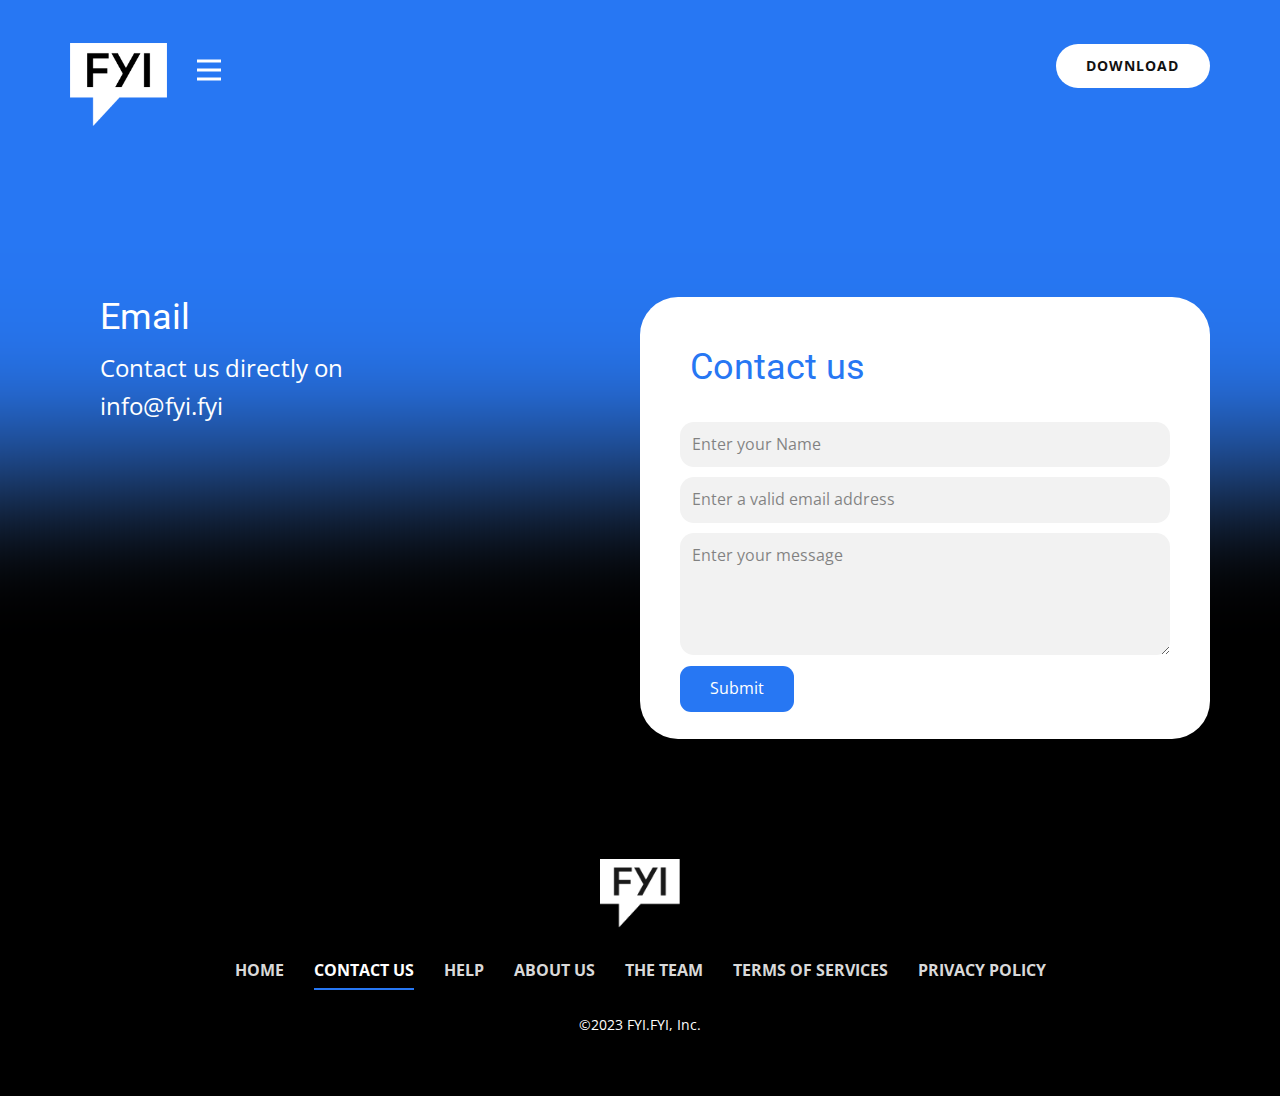
<file: contact/index.html>
<!DOCTYPE html>
<html style="font-size: 16px;" lang="en"><head>
    <meta name="viewport" content="width=device-width, initial-scale=1.0">
    <meta charset="utf-8">
    <meta name="keywords" content="">
    <meta name="description" content="">
    <title>Contact Us - FYI</title>
    <link rel="stylesheet" href="../FYI1.css" media="screen">
<link rel="stylesheet" href="index5.css" media="screen">
    <script class="u-script" type="text/javascript" src="../jquery.js" defer=""></script>
    <script class="u-script" type="text/javascript" src="../FYI1.js" defer=""></script>
    <meta name="generator" content="FYI ">
    <meta name="referrer" content="origin">
    <link rel="icon" href="../images/favicon.svg">
    <link id="u-theme-google-font" rel="stylesheet" href="https://fonts.googleapis.com/css?family=Roboto:100,100i,300,300i,400,400i,500,500i,700,700i,900,900i|Open+Sans:300,300i,400,400i,500,500i,600,600i,700,700i,800,800i">
    
    
    <script type="application/ld+json">{
		"@context": "http://schema.org",
		"@type": "Organization",
		"name": "FYI - Focus Your Ideas"
}</script>
    <meta name="theme-color" content="#478ac9">
    <meta property="og:title" content="index5">
    <meta property="og:description" content="">
    <meta property="og:type" content="website">
   <meta name="keywords" content="App for creative teams, Creative messenger app, Creative productivity tool, Productivity app for creative teams, Productivity tool for creative teams, Messenger app for creative teams, Secure messaging app for creatives, Secure messaging platform for creative teams, Cloud storage for multimedia files, Creative workspace online, Create virtual workspace, FYI, for your information, focus your ideas, chat, projects, messaging, cloud, storage, creative, visual, workspace, productivity ">
    <meta property="og:image" content="./../images/logofyi.jpg">
    <meta name="twitter:title" content="Messaging - FYI">
    <meta name="twitter:description" content="FYI is a collaborative communication messaging platform for the creative community to manage their digital assets. For the ones who drive culture forward">
    <meta name="twitter:image" content="./../images/logofyi.jpg">
    <meta name="twitter:card" content="summary_large_image">
    
    <meta name="description" content="FYI is a collaborative communication messaging platform for the creative community to manage their digital assets. For the ones who drive culture forward"><script async="" src="https://www.googletagmanager.com/gtag/js?id=UA-229529853-1">
</script>
<script>
  window.dataLayer = window.dataLayer || [];
  function gtag(){dataLayer.push(arguments);}
  gtag('js', new Date());

  gtag('config', 'UA-229529853-1');
</script><meta data-intl-tel-input-cdn-path="intlTelInput/"></head>
  <body class="u-body u-overlap u-xxl-mode" data-lang="en"><header class="u-clearfix u-header u-header" id="sec-5a81"><div class="u-clearfix u-sheet u-sheet-1">
        <nav class="u-menu u-menu-hamburger u-offcanvas u-menu-1" data-responsive-from="XXL">
          <div class="menu-collapse" style="font-size: 1rem; letter-spacing: 0px;">
            <a class="u-button-style u-custom-left-right-menu-spacing u-custom-padding-bottom u-custom-top-bottom-menu-spacing u-nav-link u-text-active-palette-1-base u-text-hover-palette-2-base u-text-white" href="#" type="button" role="button" style="font-size: calc(1em + 8px);" aira-label="Hamburger Menu" alt="Hamburger Menu Options, Home, Contact us" title="Hamburger Menu" type="link" role="button">
              <svg class="u-svg-link" viewBox="0 0 24 24"><use xmlns:xlink="http://www.w3.org/1999/xlink" xlink:href="#menu-hamburger" alt="This is a hamburger menu" title="This is a hamburger menu" type="link" role="button" aria-label="Hamburger Menu"></use></svg>
              <svg class="u-svg-content" version="1.1" id="menu-hamburger" viewBox="0 0 16 16" x="0px" y="0px" xmlns:xlink="http://www.w3.org/1999/xlink" xmlns="http://www.w3.org/2000/svg" alt="Hamburger Menu" title="Hamburger menu" ><g><rect y="1" width="16" height="2"></rect><rect y="7" width="16" height="2"></rect><rect y="13" width="16" height="2"></rect>
</g></svg>
            </a>
          </div>
          <div class="u-custom-menu u-nav-container" aria-label="footer">
            <ul class="u-nav u-unstyled u-nav-1"><li class="u-nav-item"><a class="u-button-style u-nav-link u-text-active-palette-1-base u-text-hover-palette-2-base" href="../index.html" alt="Home Page" title="Home" aria-label="Link to Home Page" type="link" role="button" style="padding: 10px 20px;">Home</a>
</li><li class="u-nav-item"><a class="u-button-style u-nav-link u-text-active-palette-1-base u-text-hover-palette-2-base" href="index.html" style="padding: 10px 20px;" alt="Contact us page" title="Contact us" aria-label="Link to Contact FYI" type="link" role="button" >Contact Us</a>
</li><li class="u-nav-item"><a class="u-button-style u-nav-link u-text-active-palette-1-base u-text-hover-palette-2-base" href="https://fyihelp.zendesk.com/hc/en-us" target="_blank" alt="Help Page" title="Help" aria-label="Back to Home Page" type="link" role="button" style="padding: 10px 20px;">Help</a>
</li><li class="u-nav-item"><a class="u-button-style u-nav-link u-text-active-palette-1-base u-text-hover-palette-2-base" href="../aboutus/" style="padding: 10px 20px;" alt="About us page" title="About us" aria-label="Link to About us page" type="link" role="button" >About us</a>
</li><li class="u-nav-item"><a class="u-button-style u-nav-link u-text-active-palette-1-base u-text-hover-palette-2-base" href="../team/" style="padding: 10px 20px;" alt="The team page" title="The Team" aria-label="Link to the Team" type="link" role="button" >The Team</a>
</li><li class="u-nav-item"><a class="u-button-style u-nav-link u-text-active-palette-1-base u-text-hover-palette-2-base" href="../Terms-of-service.html" alt="Terms of Service page" title="Terms of Service" aria-label="Link to the Terms of Service" type="link" role="button" style="padding: 10px 20px;">Terms of Service</a>
</li><li class="u-nav-item"><a class="u-button-style u-nav-link u-text-active-palette-1-base u-text-hover-palette-2-base" href="../Privacy-Policy.html" alt="Privacy Policy Page" title="Privacy Policy" aria-label="Link to the Privacy Policy Page" type="link" role="button" style="padding: 10px 20px;">Privacy Policy</a>
</li></ul>
          </div>
          <div class="u-custom-menu u-nav-container-collapse" aria-label="menu collapse">
            <div class="u-black u-container-style u-inner-container-layout u-sidenav">
              <div class="u-inner-container-layout u-sidenav-overflow">
                <div class="u-menu-close"></div>
                <ul class="u-align-left u-custom-font u-heading-font u-nav u-popupmenu-items u-text-hover-custom-color-1 u-unstyled u-nav-2"><li class="u-nav-item"><a class="u-button-style u-nav-link" href="../index.html" alt="Home Page" title="Home" aria-label="Back to the Home Page" type="link" role="button">Home</a>
</li><li class="u-nav-item"><a class="u-button-style u-nav-link" href="index.html" alt="Contact us" title="Contact us Page" aria-label="Contact us" type="button" role="button"> Contact Us</a>
</li><li class="u-nav-item"><a class="u-button-style u-nav-link" href="https://fyihelp.zendesk.com/hc/en-us" alt="Help Page" title="Help Page" aria-label="Link to the help page" type="link" role="button" target="_blank">Help</a>
</li><li class="u-nav-item"><a class="u-button-style u-nav-link" href="../aboutus/" alt="About us Page" title="About us Page" aria-label="Link to the About us page" type="link" role="button" >About us</a>
</li><li class="u-nav-item"><a class="u-button-style u-nav-link" href="../team/" alt="The team page" title="The Team Page" aria-label="Link to The Team" type="link" role="button">The Team</a>
</li><li class="u-nav-item"><a class="u-button-style u-nav-link" href="../Terms-of-service.html" alt="Terms of Service Page" title="Terms of Service" aria-label="Link to terms of service" type="link" role="button">Terms of Service</a>
</li><li class="u-nav-item"><a class="u-button-style u-nav-link" href="../Privacy-Policy.html" alt="Privacy Policy Page" title="Privacy Policy" aria-label="Privacy Policy Link" type="link" role="button" >Privacy Policy</a>
</li></ul>
              </div>
            </div>
            <div class="u-black u-menu-overlay u-opacity u-opacity-20"></div>
          </div>
        </nav>
        <img class="u-align-left u-image u-image-default u-image-1" src="../images/FYILOGO.png" title="FYI logo" alt="This is the FYI logo" aira-label="This is the fyi logo" type="link" role="button" data-image-width="600" data-image-height="512" data-href="../index.html">
        <a href="https://fyi.fyi/app" aria-label="Download the app" title="Download" alt="Download the FYI app here" type="link" role="button" class="u-align-right u-border-none u-btn u-btn-round u-button-style u-hover-grey-90 u-radius-50 u-white u-btn-1">Download</a>
      </div></header>
    <section class="u-clearfix u-image u-image-tiles u-section-1" id="sec-9d0e" data-image-width="5" data-image-height="1080">
      <div class="u-clearfix u-sheet u-sheet-1">
        <div class="u-clearfix u-expanded-width u-layout-wrap u-layout-wrap-1">
          <div class="u-gutter-0 u-layout">
            <div class="u-layout-row">
              <div class="u-size-30">
                <div class="u-layout-col">
                  <div class="u-container-style u-layout-cell u-size-30 u-layout-cell-1">
                    <div class="u-container-layout u-valign-top u-container-layout-1">
                      <h2 class="u-text u-text-body-alt-color u-text-default u-text-1">Email</h2>
                      <p class="u-text u-text-body-alt-color u-text-2">Contact us directly on<br>info@fyi.fyi
                      </p>
                    </div>
                  </div>
                  <div class="u-align-left u-container-style u-layout-cell u-size-30 u-layout-cell-2">
                    <div class="u-container-layout u-container-layout-2">
                      <!--<h2 class="u-text u-text-body-alt-color u-text-default u-text-3"></h2>-->
                      <div class="u-social-icons u-spacing-20 u-social-icons-1" aria-label="Social Icons">
                        
                      </div>
                    </div>
                  </div>
                </div>
              </div>
              
              <div class="u-size-30">
                <div class="u-layout-col">
                  <div class="u-container-style u-layout-cell u-radius-38 u-shape-round u-size-60 u-white u-layout-cell-3">
                    <div class="u-container-layout u-valign-bottom u-container-layout-3">
                      <h2 class="u-text u-text-custom-color-1 u-text-4">Contact us&nbsp;</h2>
                      <div class="u-form u-form-1">
                        <form action="https://forms.nicepagesrv.com/v2/form/process" class="u-clearfix u-form-spacing-10 u-form-vertical u-inner-form" style="padding: 10px" source="email" name="form-2">
                          <div class="u-form-group u-form-name u-label-none">
                            <label for="name-da97" class="u-label">Name</label>
                            <input type="text" placeholder="Enter your Name" aria-label="Enter your name" alt="Enter your name" title="Name" id="name-da97" name="name" class="u-border-none u-grey-5 u-input u-input-rectangle u-radius-14 u-input-1" required="">
                          </div>
                          <div class="u-form-email u-form-group u-label-none">
                            <label for="email-da97" class="u-label">Email</label>
                            <input type="email" placeholder="Enter a valid email address" aria-label="Enter your Email" alt="Enter your email here" title="Email" id="email-da97" name="email" class="u-border-none u-grey-5 u-input u-input-rectangle u-radius-14 u-input-2" required="">
                          </div>
                          <div class="u-form-group u-form-message u-label-none">
                            <label for="message-da97" class="u-label">Message</label>
                            <textarea placeholder="Enter your message" aira-label="Send your message" title="Message" alt="Enter your message here" rows="4" cols="50" id="message-da97" name="message" class="u-border-none u-grey-5 u-input u-input-rectangle u-radius-14 u-input-3" required=""></textarea>
                          </div>
                          <div class="u-form-group u-form-submit u-label-none">
                            <input type="submit" placeholder="Submit" value="submit" class="u-form-control-hidden" title="Submit" alt="Click to submit your form" aria-label="Submit Button">
                            <a href="#" class="u-active-black u-border-none u-btn u-btn-round u-btn-submit u-button-style u-custom-color-1 u-hover-white u-radius-11 u-btn-1">Submit</a>
                          </div>
                          <div class="u-form-send-message u-form-send-success"> Thank you! Your message has been sent. </div>
                          <div class="u-form-send-error u-form-send-message"> Unable to send your message. Please fix the errors then try again. </div>
                          <input type="hidden" value="" name="recaptchaResponse">
                          <input type="hidden" name="formServices" value="5df19c130f779e3851c883b5df1a77df">
                        </form>
                      </div>
                    </div>
                  </div>
                </div>
              </div>
            </div>
          </div>
        </div>
      </div>
    </section>
    
    
    <footer class="u-align-center u-clearfix u-footer u-footer" id="sec-d7a4"><div class="u-clearfix u-sheet u-valign-middle-lg u-valign-middle-md u-valign-middle-sm u-valign-middle-xl u-valign-middle-xs u-sheet-1">
        <img class="u-image u-image-contain u-image-default u-preserve-proportions u-image-1" src="../images/image37.png" alt="FYI Logo" data-image-width="99" data-image-height="85">
        <nav class="u-menu u-menu-one-level u-offcanvas u-menu-1">
          <div class="menu-collapse" style="font-size: 1rem; letter-spacing: 0px; font-weight: 700; text-transform: uppercase;">
            <a class="u-button-style u-custom-active-border-color u-custom-border u-custom-border-color u-custom-borders u-custom-hover-border-color u-custom-padding-bottom u-custom-text-active-color u-custom-text-color u-custom-text-hover-color u-custom-top-bottom-menu-spacing u-nav-link" href="#" style="padding: 1px 0px; font-size: calc(1em + 2px);" type="link" role="button">
              <svg class="u-svg-link" viewBox="0 0 24 24"><use xmlns:xlink="http://www.w3.org/1999/xlink" xlink:href="#svg-d5ef" type="link" role="button"></use></svg>
              <svg class="u-svg-content" version="1.1" id="svg-d5ef" viewBox="0 0 16 16" x="0px" y="0px" xmlns:xlink="http://www.w3.org/1999/xlink" xmlns="http://www.w3.org/2000/svg"><g><rect y="1" width="16" height="2"></rect><rect y="7" width="16" height="2"></rect><rect y="13" width="16" height="2"></rect>
</g></svg>
            </a>
          </div>
          <div class="u-custom-menu u-nav-container">
            <ul class="u-nav u-spacing-30 u-unstyled u-nav-1"><li class="u-nav-item"><a class="u-border-2 u-border-active-custom-color-1 u-border-hover-custom-color-1 u-border-no-left u-border-no-right u-border-no-top u-button-style u-nav-link u-text-active-white u-text-grey-15 u-text-hover-palette-1-light-1" href="../index.html" style="padding: 10px 0px;" alt="Home Page" title="Home" aria-label="Back to the Home Page" type="button" >Home</a>
</li><li class="u-nav-item"><a class="u-border-2 u-border-active-custom-color-1 u-border-hover-custom-color-1 u-border-no-left u-border-no-right u-border-no-top u-button-style u-nav-link u-text-active-white u-text-grey-15 u-text-hover-palette-1-light-1" href="index.html" style="padding: 10px 0px;" alt="Contact us page" title="Contact us" aria-label="Contact FYI directly here" type="link" role="button">Contact us</a>
</li><li class="u-nav-item"><a class="u-border-2 u-border-active-custom-color-1 u-border-hover-custom-color-1 u-border-no-left u-border-no-right u-border-no-top u-button-style u-nav-link u-text-active-white u-text-grey-15 u-text-hover-palette-1-light-1" href="https://fyihelp.zendesk.com/hc/en-us" target="_blank" style="padding: 10px 0px;" alt="Help Page" title="Help" aria-label="This is a link to the Home Page" type="link" role="button" >Help</a>
</li><li class="u-nav-item"><a class="u-border-2 u-border-active-custom-color-1 u-border-hover-custom-color-1 u-border-no-left u-border-no-right u-border-no-top u-button-style u-nav-link u-text-active-white u-text-grey-15 u-text-hover-palette-1-light-1" href="../aboutus/" style="padding: 10px 0px;" alt="About us Page" title="About us" aria-label="Link to the about us page" type="link" role="button">About us</a>
</li><li class="u-nav-item"><a class="u-border-2 u-border-active-custom-color-1 u-border-hover-custom-color-1 u-border-no-left u-border-no-right u-border-no-top u-button-style u-nav-link u-text-active-white u-text-grey-15 u-text-hover-palette-1-light-1" href="../team/" style="padding: 10px 0px;" alt="The Team Page" title="The team" aria-label="Link to the team page" type="link" role="button">The Team</a>
</li><li class="u-nav-item"><a class="u-border-2 u-border-active-custom-color-1 u-border-hover-custom-color-1 u-border-no-left u-border-no-right u-border-no-top u-button-style u-nav-link u-text-active-white u-text-grey-15 u-text-hover-palette-1-light-1" href="../Terms-of-service.html" style="padding: 10px 0px;" alt="Terms of Service Page" title="Terms of Service" aria-label="Link to the terms of service page" type="link" role="button">Terms of Services</a>
</li><li class="u-nav-item"><a class="u-border-2 u-border-active-custom-color-1 u-border-hover-custom-color-1 u-border-no-left u-border-no-right u-border-no-top u-button-style u-nav-link u-text-active-white u-text-grey-15 u-text-hover-palette-1-light-1" href="../Privacy-Policy.html" style="padding: 10px 0px;"alt="Privacy Policy Page" title="Privacy Policy" aria-label="Privacy Policy Link" type="link" role="button">Privacy Policy</a>
</li></ul>
          </div>
          <div class="u-custom-menu u-nav-container-collapse">
            <div class="u-black u-container-style u-inner-container-layout u-opacity u-opacity-95 u-sidenav">
              <div class="u-inner-container-layout u-sidenav-overflow">
                <div class="u-menu-close"></div>
                <ul class="u-align-center u-nav u-popupmenu-items u-unstyled u-nav-2"><li class="u-nav-item"><a class="u-button-style u-nav-link" href="../index.html" alt="Home page" title="Home" aria-label="Link to the home page" type="link" type="button">Home</a>
</li><li class="u-nav-item"><a class="u-button-style u-nav-link" href="index.html" alt="Contact us" title="Contact" aria-label="Click here to contact FYI" type="link" role="button">Contact us</a>
</li><li class="u-nav-item"><a class="u-button-style u-nav-link" href="https://fyihelp.zendesk.com/hc/en-us" target="_blank" alt="Help Page" title="Help" aria-label="Link to the help page" type="link" role="button">Help</a>
</li><li class="u-nav-item"><a class="u-button-style u-nav-link" href="../aboutus/" alt="About us page" title="About us" aria-label="Link to the about us page" type="link" role="button">About us</a>
</li><li class="u-nav-item"><a class="u-button-style u-nav-link" href="../team/" alt="The Team Page" title="The Team" aria-label="Link to the Team Page" type="link" role="button">The Team</a>
</li><li class="u-nav-item"><a class="u-button-style u-nav-link" href="../Terms-of-service.html" alt="Terms of Service Link" title="Terms of Service" aria-label="Terms of Service" type="link" role="button">Terms of Services</a>
</li><li class="u-nav-item"><a class="u-button-style u-nav-link" href="../Privacy-Policy.html" alt="Privacy Policy Link" title="Privacy Policy" aria-label="This is a link to the Privacy Policy" type="link" role="button" >Privacy Policy</a>
</li></ul>
              </div>
            </div>
            <div class="u-black u-menu-overlay u-opacity u-opacity-70"></div>
          </div>
        </nav>
        <p class="u-small-text u-text u-text-variant u-text-1"> ©2023 FYI.FYI, Inc.</p>
      </div></footer>
  
</body></html>
</file>
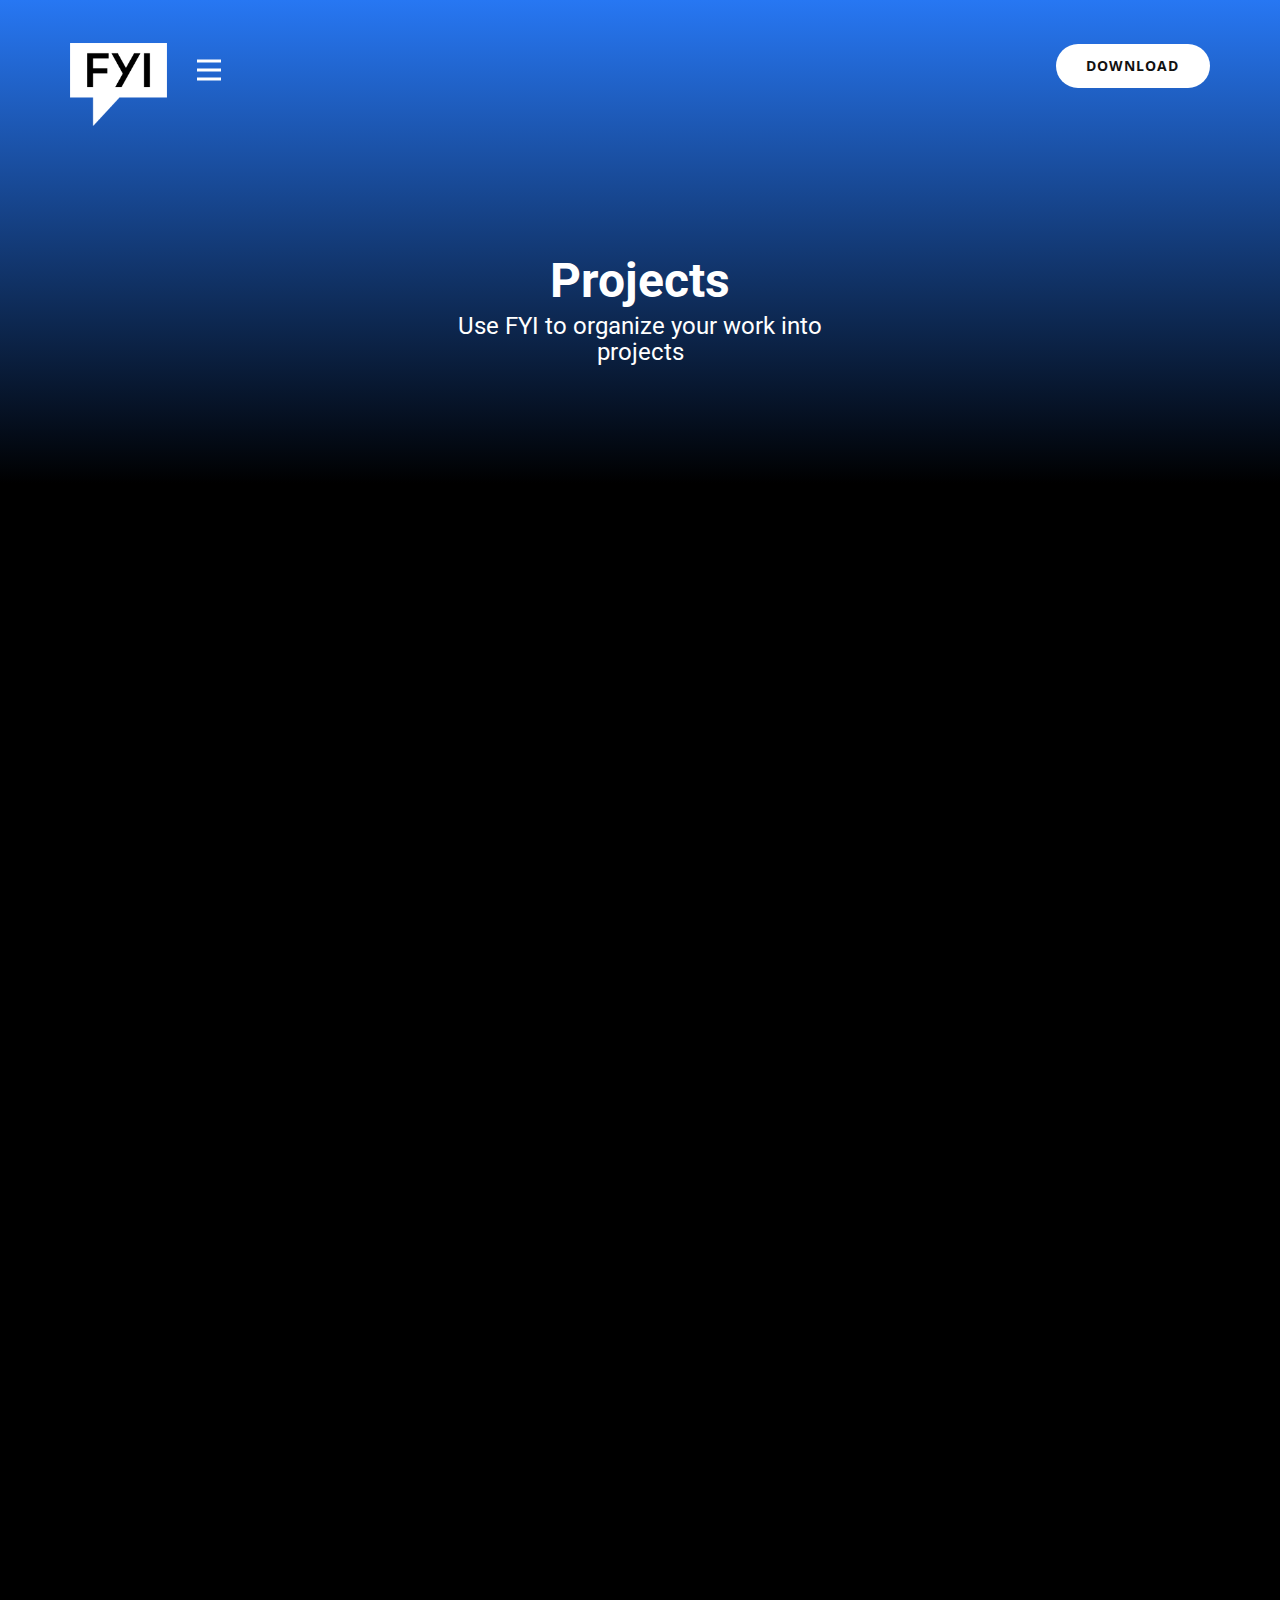
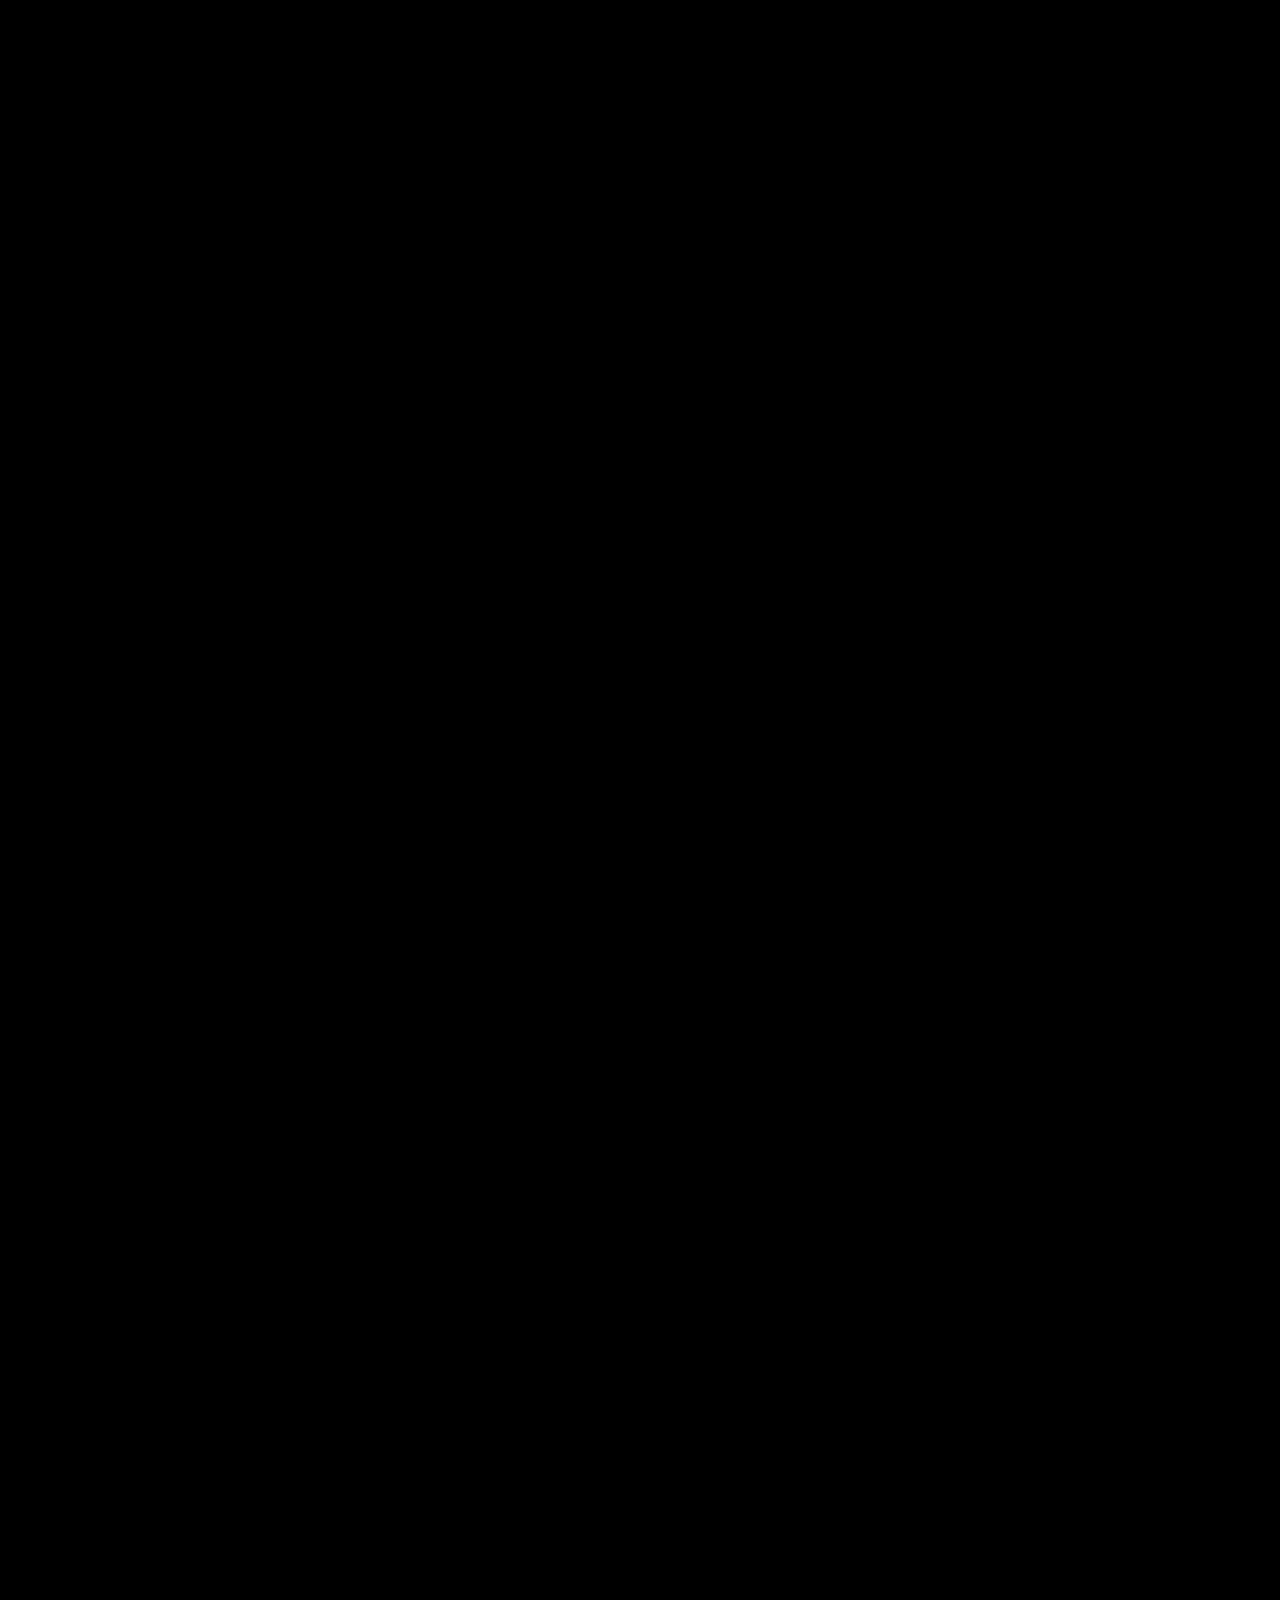
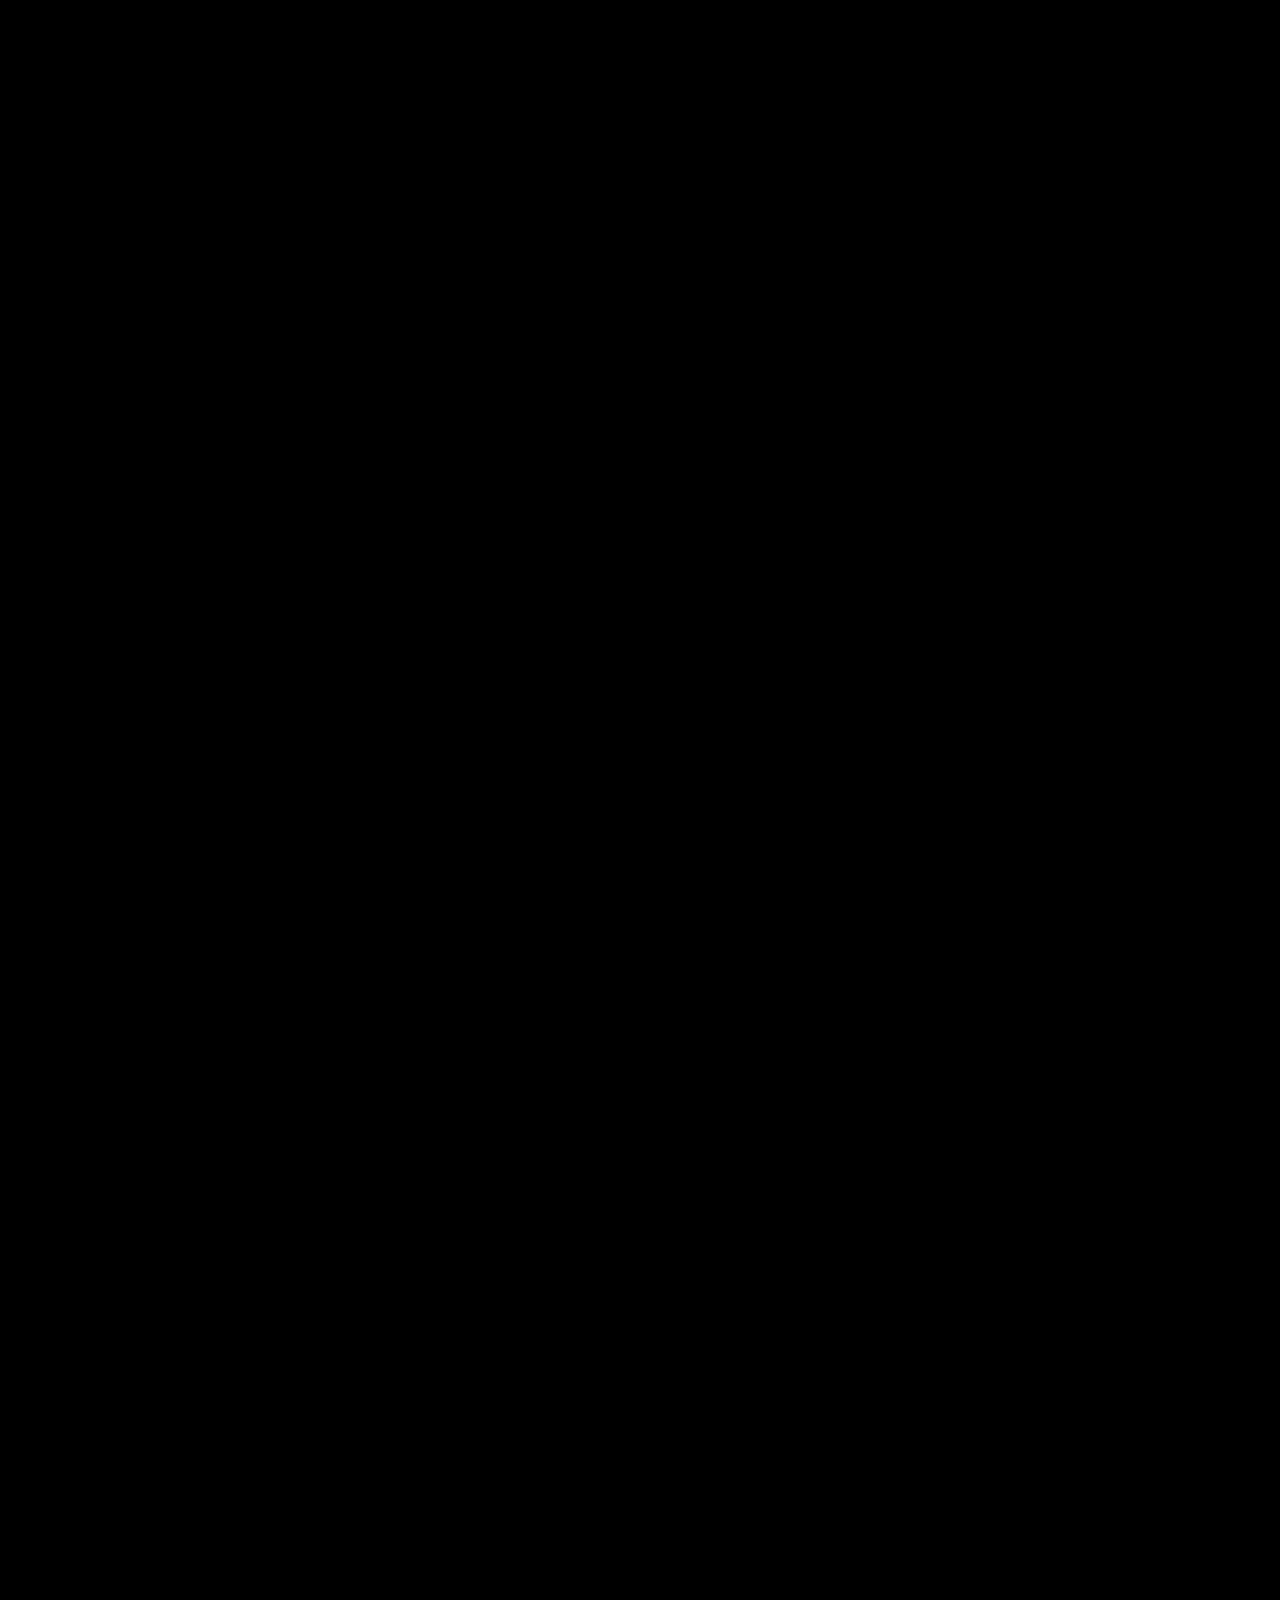
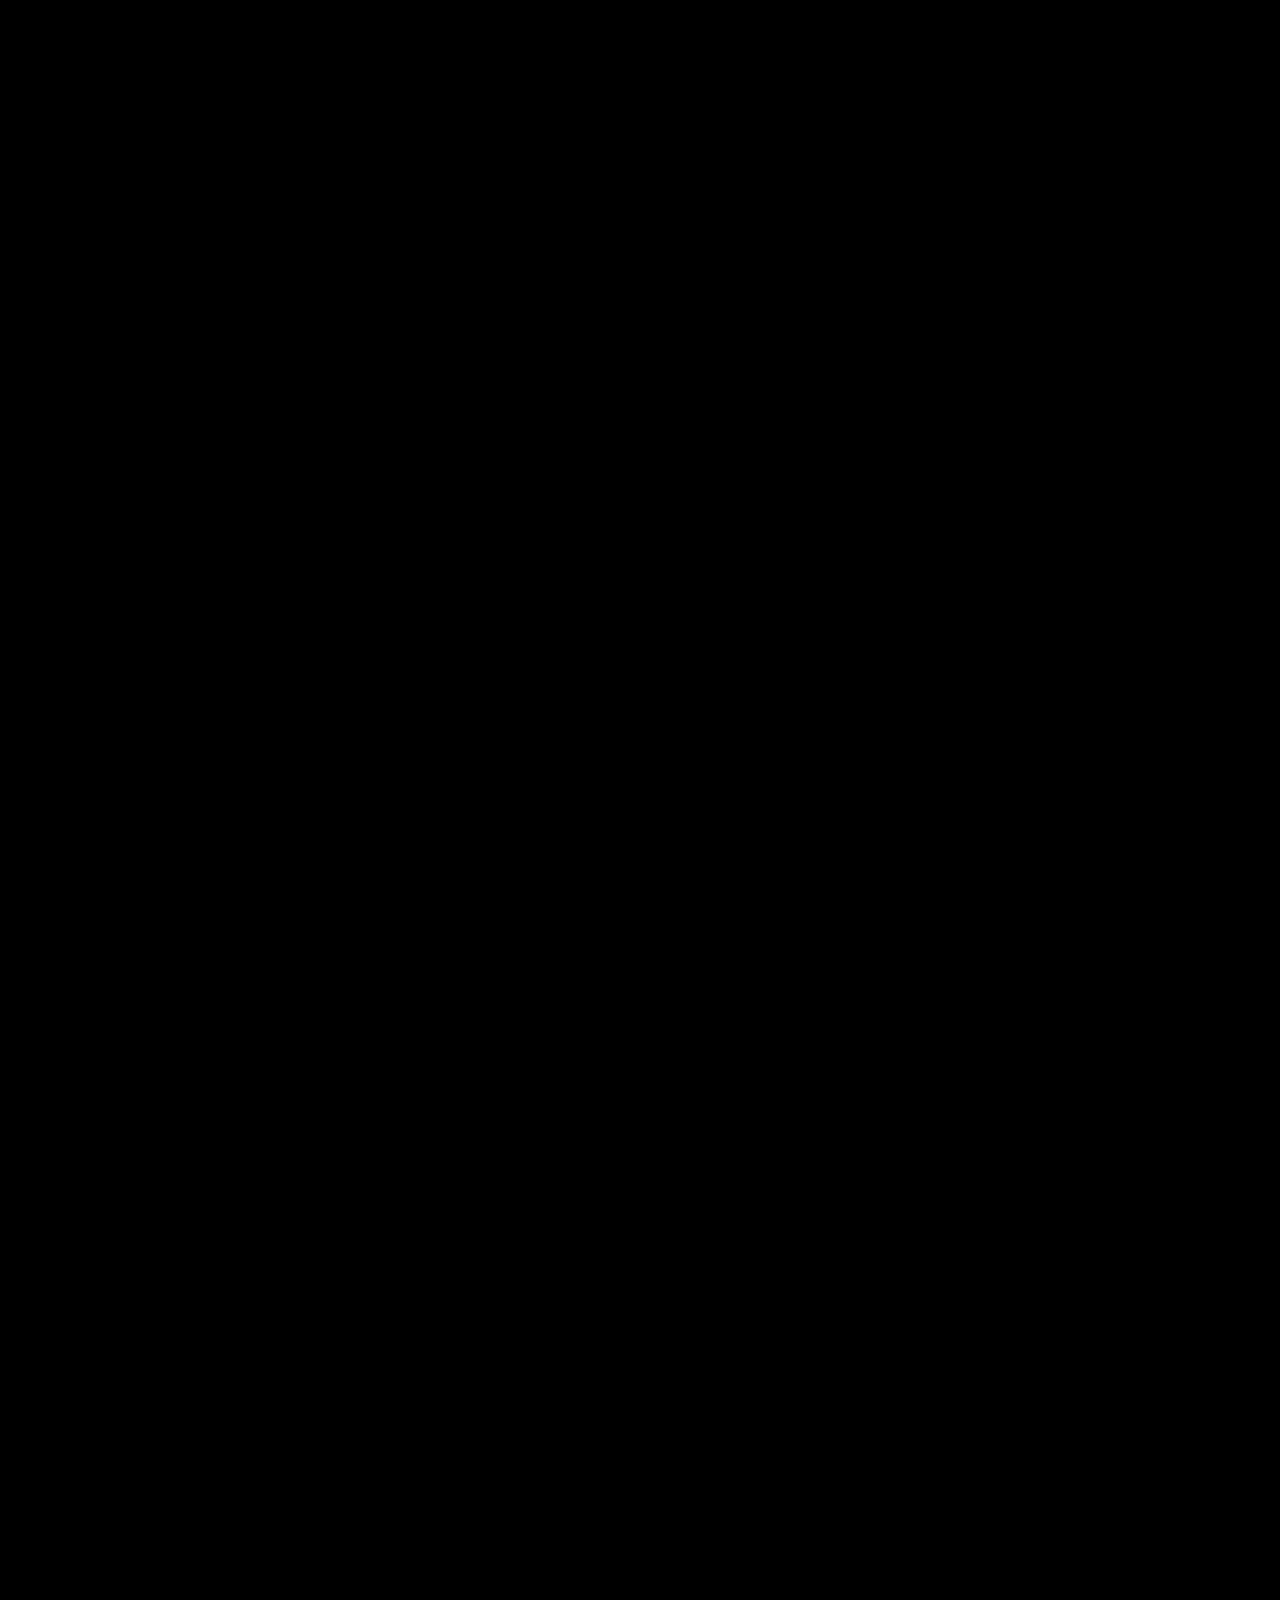
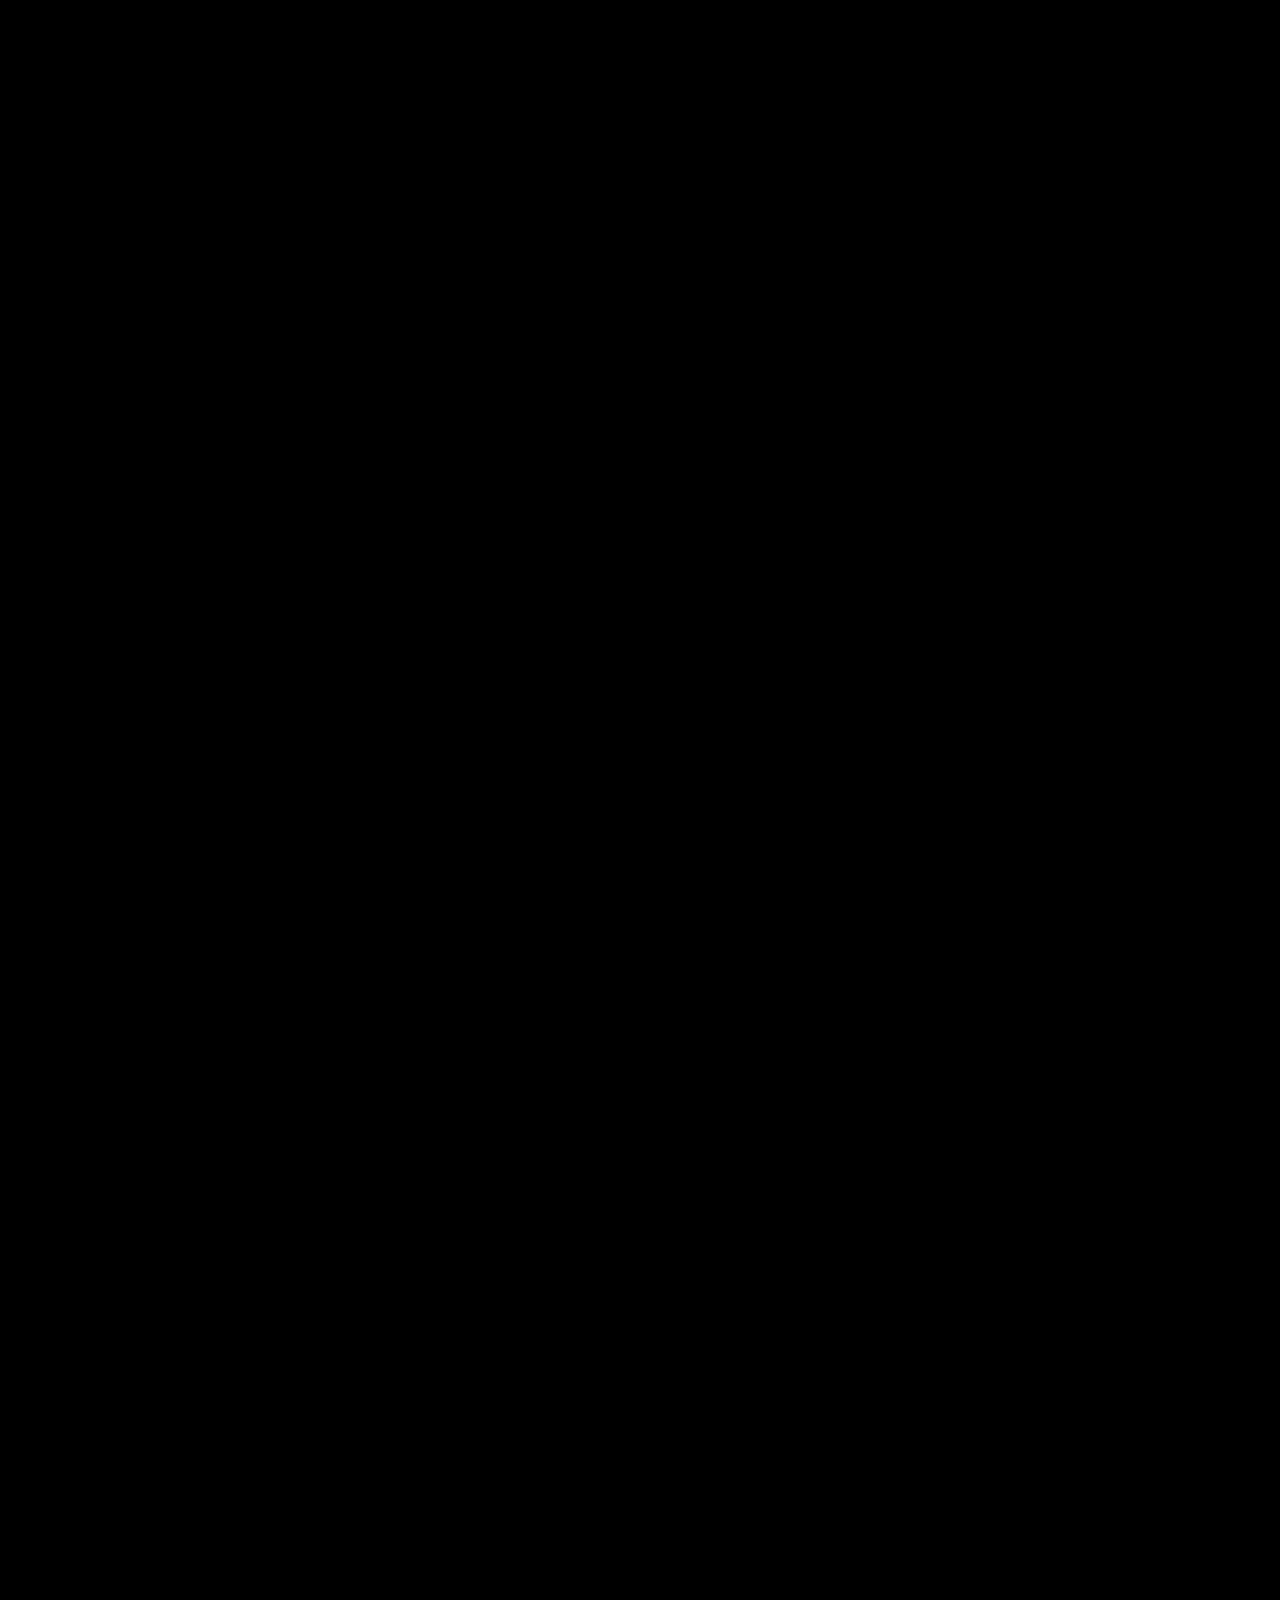
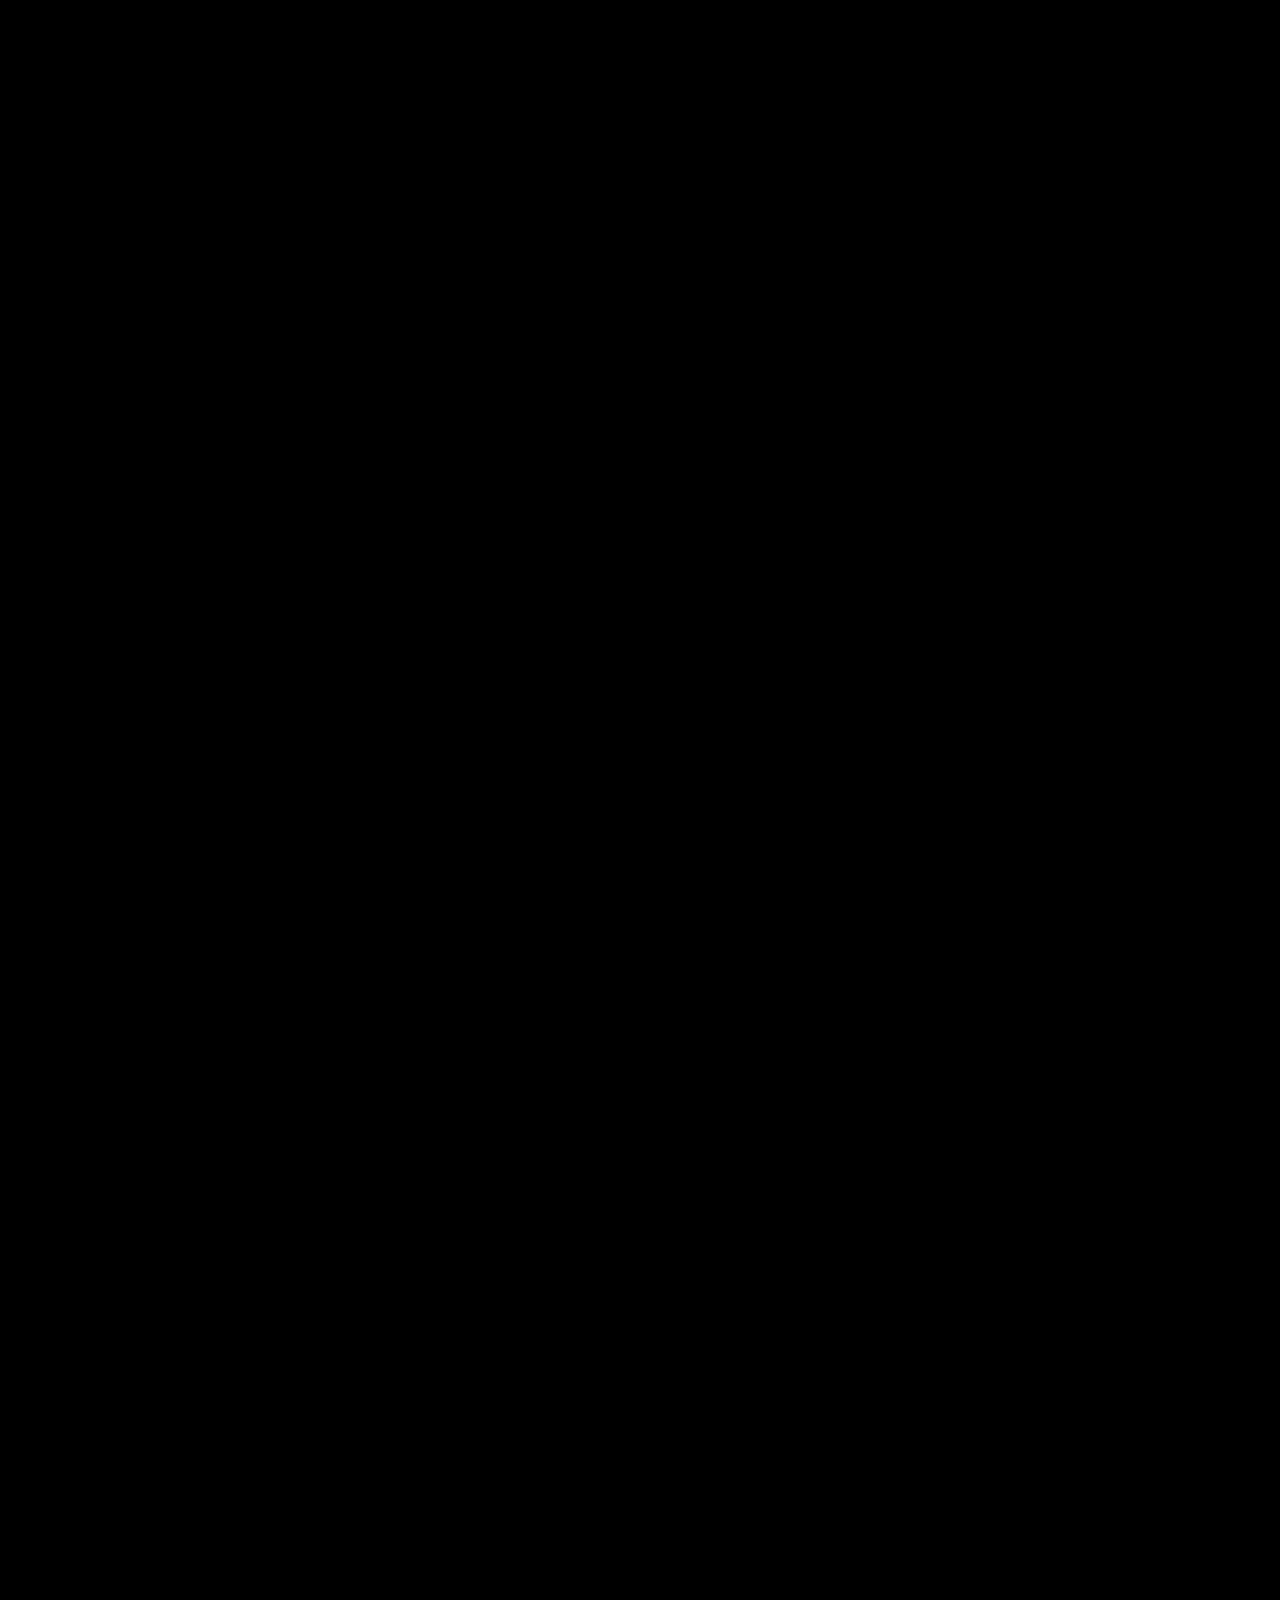
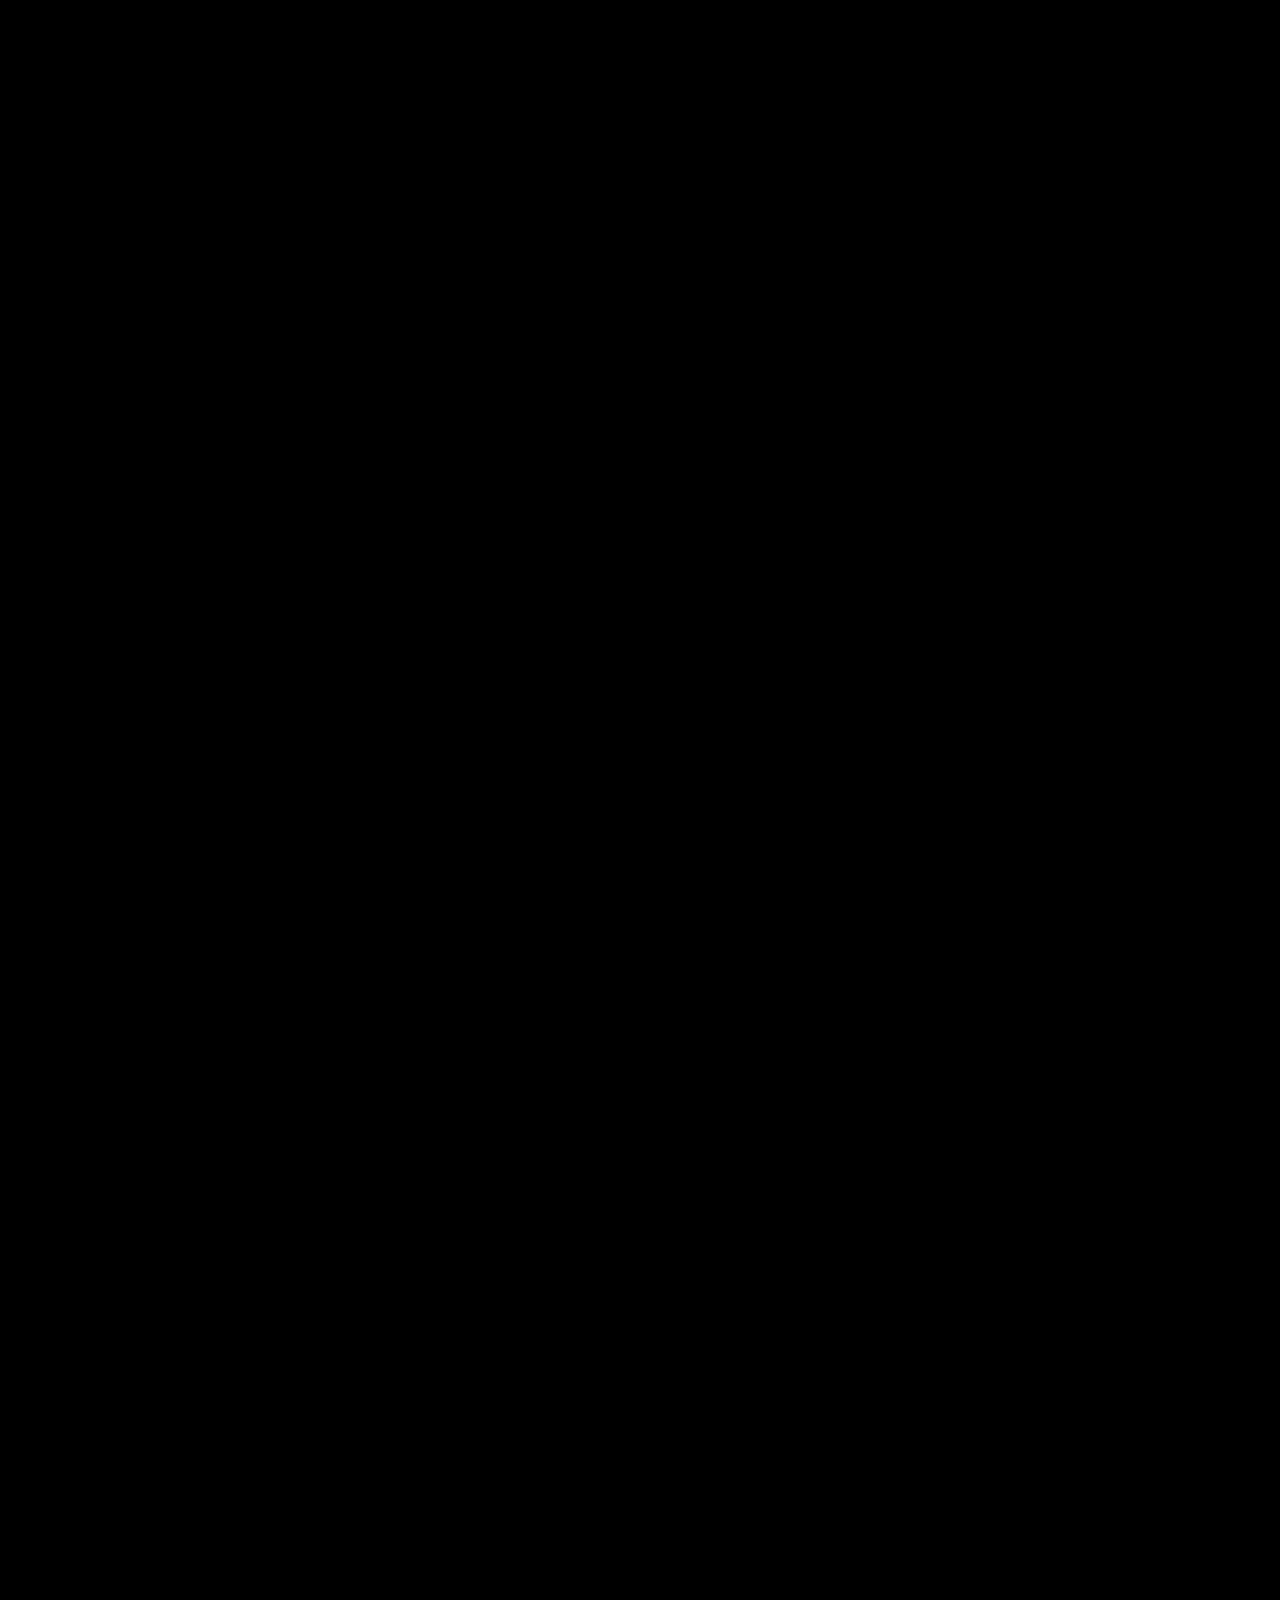
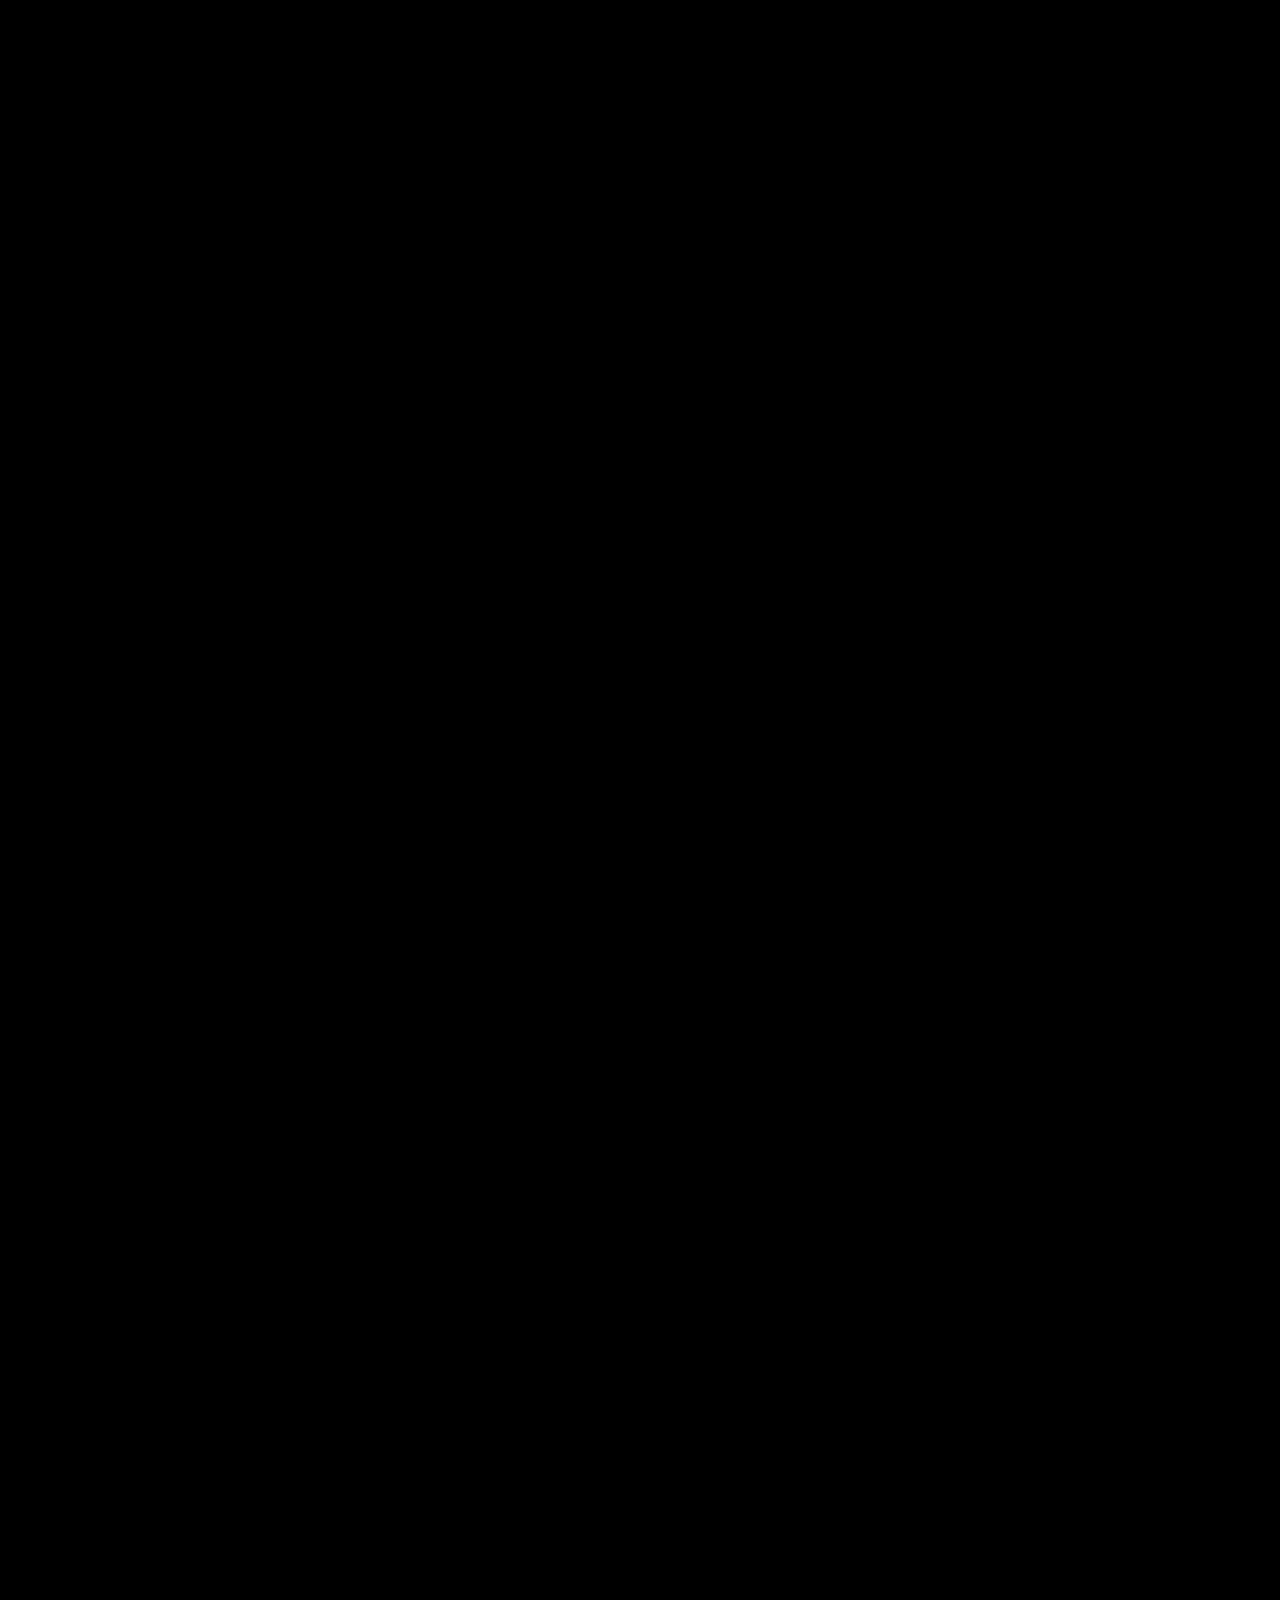
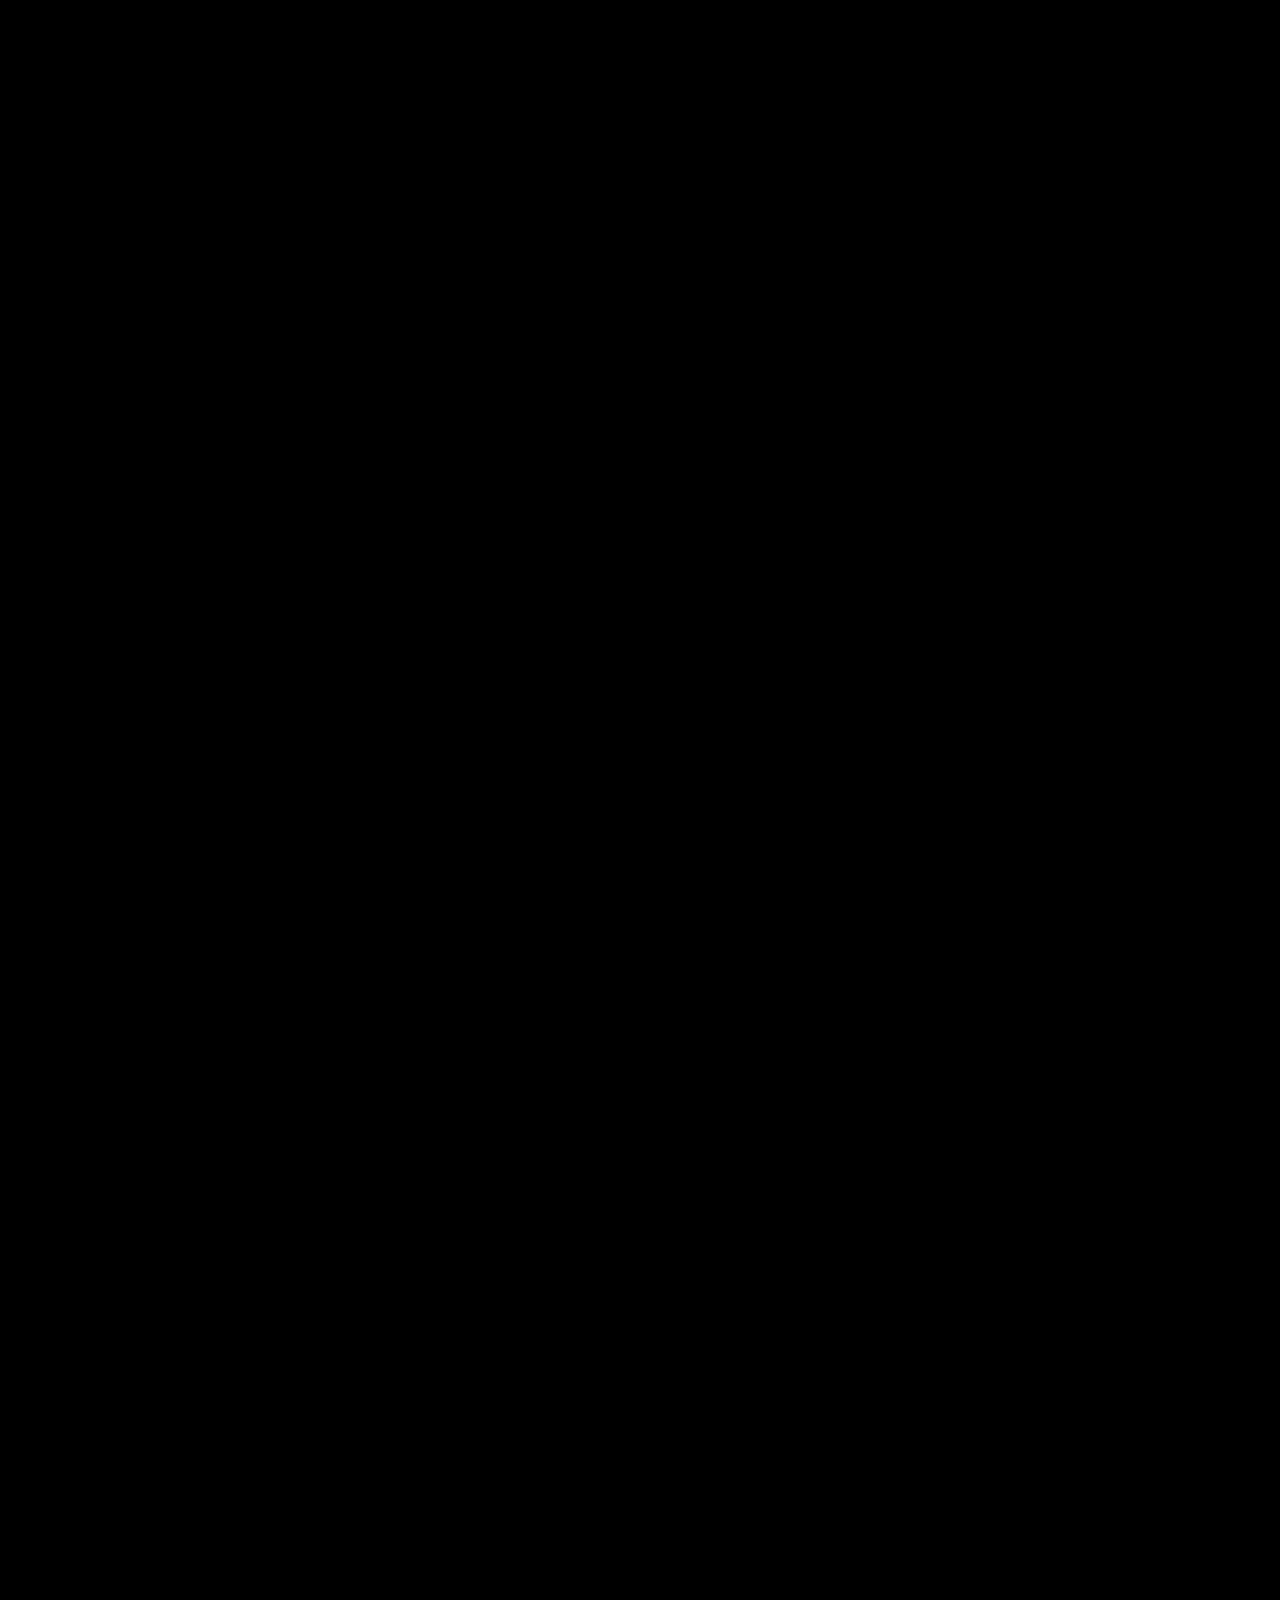
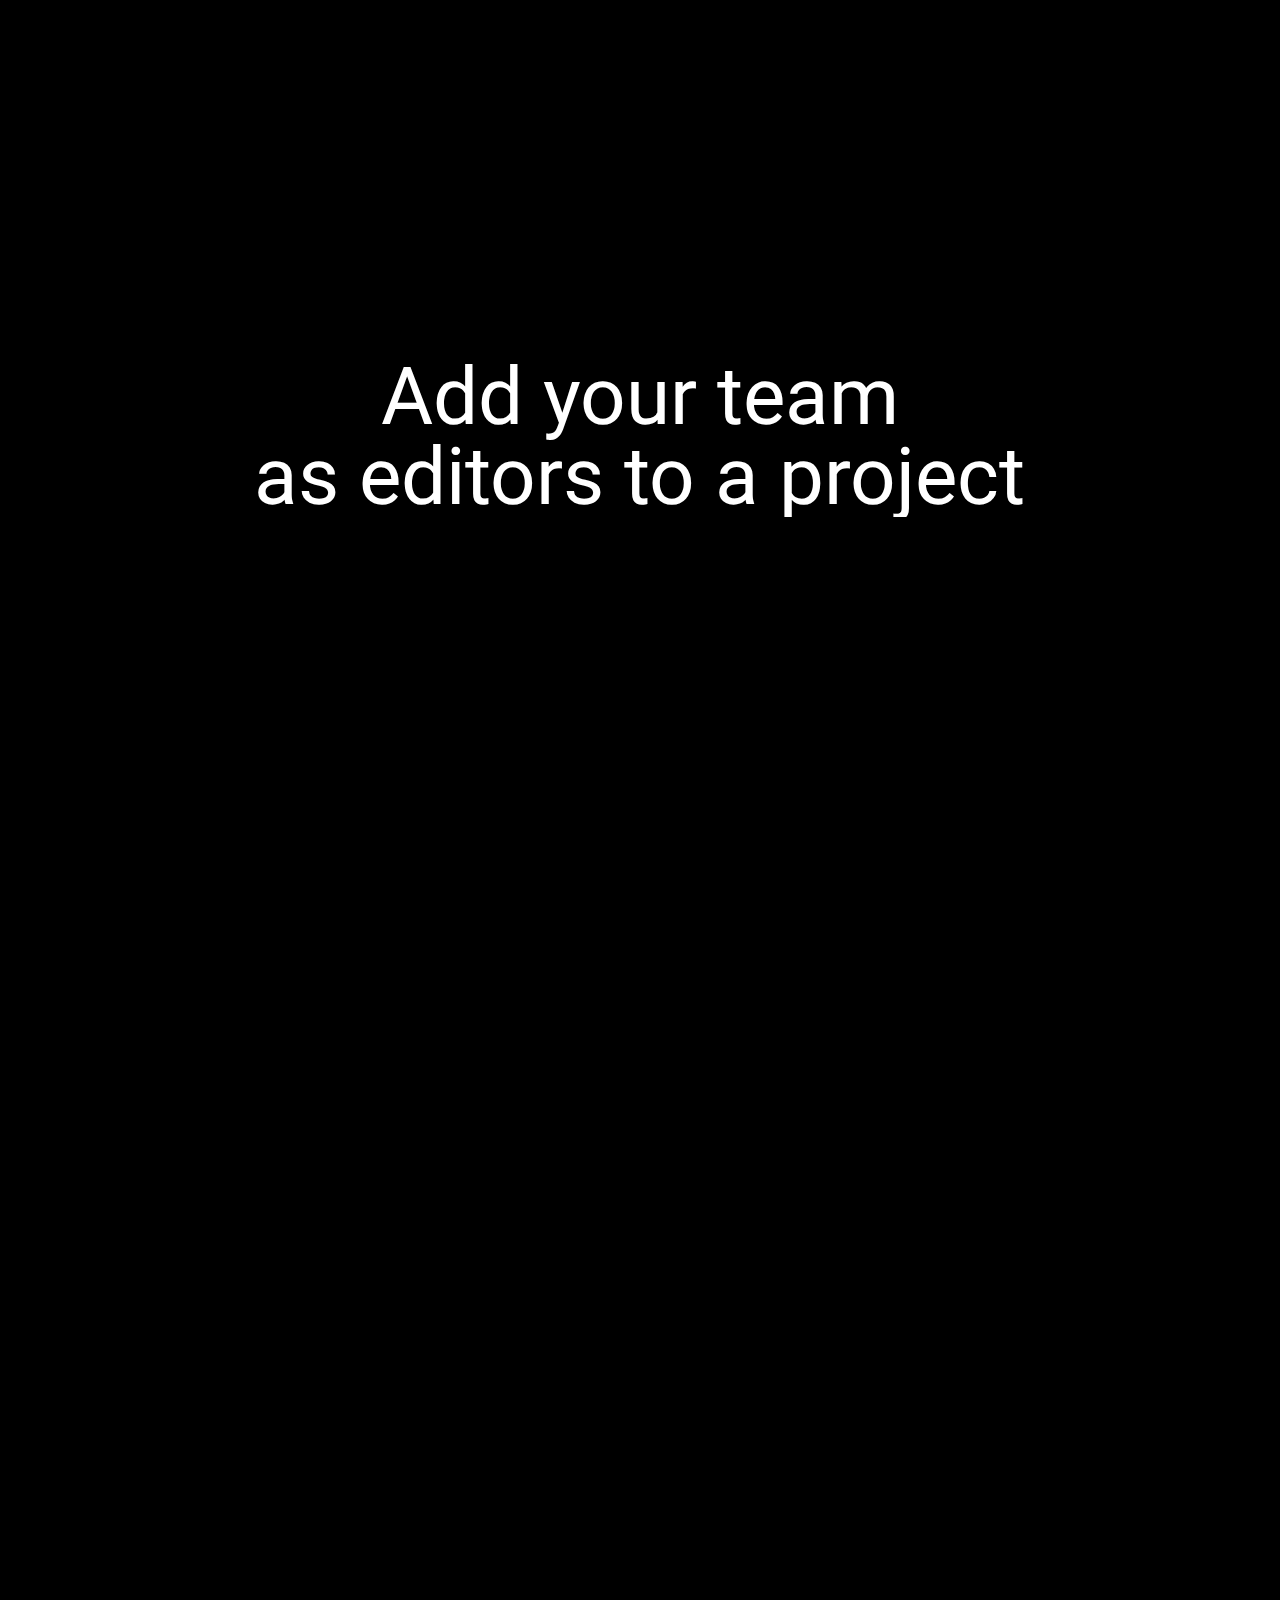
<file: projects/index.html>
<!DOCTYPE html>
<html style="font-size: 16px;" lang="en"><head>
    <meta name="viewport" content="width=device-width, initial-scale=1.0">
    <meta charset="utf-8">
    <meta name="keywords" content="">
    <meta name="description" content="">
    <title>Projects - FYI</title>
    <link rel="stylesheet" href="../FYI1.css" media="screen">
<link rel="stylesheet" href="index6.css" media="screen">

    <script class="u-script" type="text/javascript" src="../FYI1.js" defer=""></script>
    <meta name="generator" content="FYI ">
    
    <link rel="icon" href="../images/favicon.svg">
    <link id="u-theme-google-font" rel="stylesheet" href="https://fonts.googleapis.com/css?family=Roboto:100,100i,300,300i,400,400i,500,500i,700,700i,900,900i|Open+Sans:300,300i,400,400i,500,500i,600,600i,700,700i,800,800i">
    
    
    
    <script type="application/ld+json">{
		"@context": "http://schema.org",
		"@type": "Organization",
		"name": "FYI - Focus Your Ideas"
}</script>
    <meta name="theme-color" content="#478ac9">
    <meta property="og:title" content="index6">
    <meta property="og:description" content="creative teams">
    <meta property="og:type" content="website">
   <meta name="keywords" content="App for creative teams, Creative messenger app, Creative productivity tool, Productivity app for creative teams, Productivity tool for creative teams, Messenger app for creative teams, Secure messaging app for creatives, Secure messaging platform for creative teams, Cloud storage for multimedia files, Creative workspace online, Create virtual workspace, FYI, for your information, focus your ideas, chat, projects, messaging, cloud, storage, creative, visual, workspace, productivity ">
    <meta property="og:image" content="./../images/logofyi.jpg">
    <meta name="twitter:title" content="Messaging - FYI">
    <meta name="twitter:description" content="FYI is a collaborative communication messaging platform for the creative community to manage their digital assets. For the ones who drive culture forward">
    <meta name="twitter:image" content="./../images/logofyi.jpg">
    <meta name="twitter:card" content="summary_large_image">
    
    <meta name="description" content="FYI is a collaborative communication messaging platform for the creative community to manage their digital assets. For the ones who drive culture forward"><script async="" src="https://www.googletagmanager.com/gtag/js?id=UA-229529853-1">
</script>
<script>
  window.dataLayer = window.dataLayer || [];
  function gtag(){dataLayer.push(arguments);}
  gtag('js', new Date());

  gtag('config', 'UA-229529853-1');
</script><meta data-intl-tel-input-cdn-path="intlTelInput/"></head>

  <body class="u-body u-overlap u-xxl-mode" data-lang="en"><header class="u-clearfix u-header u-header" id="sec-5a81"><div class="u-clearfix u-sheet u-sheet-1">
        <nav class="u-menu u-menu-hamburger u-offcanvas u-menu-1" data-responsive-from="XXL">
          <div class="menu-collapse" style="font-size: 1rem; letter-spacing: 0px;" aria-label="Menu collapse">
            <a class="u-button-style u-custom-left-right-menu-spacing u-custom-padding-bottom u-custom-top-bottom-menu-spacing u-nav-link u-text-active-palette-1-base u-text-hover-palette-2-base u-text-white" role="button" alt="This is a hamburger menu" aria-label="Hamburger Menu Options, Home, About us, The team, Contact us" type="button" title="This is a hamburger menu" href="#" style="font-size: calc(1em + 8px);">
              <svg class="u-svg-link" viewBox="0 0 24 24"><use xmlns:xlink="http://www.w3.org/1999/xlink" xlink:href="#menu-hamburger" aria-label="Hamburger menu" alt="Hamburger menu" title="Hamburger menu page"></use></svg>
              <svg class="u-svg-content" version="1.1" id="menu-hamburger" viewBox="0 0 16 16" x="0px" y="0px" xmlns:xlink="http://www.w3.org/1999/xlink" xmlns="http://www.w3.org/2000/svg" aria-hidden="true" focusable="false" alt="This is a hamburger menu"><g><rect y="1" width="16" height="2"></rect><rect y="7" width="16" height="2"></rect><rect y="13" width="16" height="2"></rect>
</g></svg>
            </a>
          </div>
          <div class="u-custom-menu u-nav-container" aria-labels="Hamburger Options">
            <ul class="u-nav u-unstyled u-nav-1"><li class="u-nav-item"><a class="u-button-style u-nav-link u-text-active-palette-1-base u-text-hover-palette-2-base" href="../index.html" style="padding: 10px 20px;" title="Home" alt="Home Page">Home</a>
</li><li class="u-nav-item"><a class="u-button-style u-nav-link u-text-active-palette-1-base u-text-hover-palette-2-base" href="../contact/" style="padding: 10px 20px;" title="Contact us" alt="Contact us page">Contact Us</a>
</li><li class="u-nav-item"><a class="u-button-style u-nav-link u-text-active-palette-1-base u-text-hover-palette-2-base" href="https://fyihelp.zendesk.com/hc/en-us" target="_blank" style="padding: 10px 20px;" title="Help" alt="Help Page">Help</a>
</li><li class="u-nav-item"><a class="u-button-style u-nav-link u-text-active-palette-1-base u-text-hover-palette-2-base" href="../aboutus/" style="padding: 10px 20px;" alt="About us page" title="About us">About us</a>
</li><li class="u-nav-item"><a class="u-button-style u-nav-link u-text-active-palette-1-base u-text-hover-palette-2-base" href="../team/" style="padding: 10px 20px;" alt="The Team page" title="The Team">The Team</a>
</li><li class="u-nav-item"><a class="u-button-style u-nav-link u-text-active-palette-1-base u-text-hover-palette-2-base" href="../Terms-of-service.html" style="padding: 10px 20px;" alt="Terms of Service Page" title="Terms of Service">Terms of Service</a>
</li><li class="u-nav-item"><a class="u-button-style u-nav-link u-text-active-palette-1-base u-text-hover-palette-2-base" href="../Privacy-Policy.html" style="padding: 10px 20px;" alt="Privacy Policy Page" title="Privacy">Privacy Policy</a>
</li></ul>
          </div>
          <div class="u-custom-menu u-nav-container-collapse">
            <div class="u-black u-container-style u-inner-container-layout u-sidenav">
              <div class="u-inner-container-layout u-sidenav-overflow">
                <div class="u-menu-close"></div>
                <ul class="u-align-left u-custom-font u-heading-font u-nav u-popupmenu-items u-text-hover-custom-color-1 u-unstyled u-nav-2"><li class="u-nav-item"><a class="u-button-style u-nav-link" href="../index.html">Home</a>
</li><li class="u-nav-item"><a class="u-button-style u-nav-link" href="../contact/" title="Contact us" alt="Contact us page">Contact Us</a>
</li><li class="u-nav-item"><a class="u-button-style u-nav-link" href="https://fyihelp.zendesk.com/hc/en-us" title="Help" alt="Help Page" target="_blank">Help</a>
</li><li class="u-nav-item"><a class="u-button-style u-nav-link" href="../aboutus/" title="About us" alt="About us page">About us</a>
</li><li class="u-nav-item"><a class="u-button-style u-nav-link" href="../team/" title="The Team" alt="The Team Page">The Team</a>
</li><li class="u-nav-item"><a class="u-button-style u-nav-link" href="../Terms-of-service.html" title="Terms of Service" alt="Terms of Service Page">Terms of Service</a>
</li><li class="u-nav-item"><a class="u-button-style u-nav-link" href="../Privacy-Policy.html" title="Privacy Policy" alt="Privacy Policy Page">Privacy Policy</a>
</li></ul>
              </div>
            </div>
            <div class="u-black u-menu-overlay u-opacity u-opacity-20"></div>
          </div>
        </nav>
        <img class="u-align-left u-image u-image-default u-image-1" src="../images/FYILOGO.png" alt="FYI Logo" data-image-width="600" data-image-height="512" data-href="../index.html">
        <a href="https://fyi.fyi/app" aria-label="Download the FYI App" class="u-align-right u-border-none u-btn u-btn-round u-button-style u-hover-grey-90 u-radius-50 u-white u-btn-1" role="button" type="link" title="Download App" alt="Download the FYI app">Download</a>
      </div></header>
    <section class="u-clearfix u-gradient u-section-1" id="sec-3ab1">
      <div class="u-clearfix u-sheet u-sheet-1">
        <h1 class="u-text u-text-body-alt-color u-text-default u-text-1">Projects</h1>
        <h2 class="u-align-center u-text u-text-body-alt-color u-text-2"> Use FYI to organize your work into projects</h2>
      </div>
    </section>
    <section class="u-clearfix u-section-2" id="sec-5310">
      <div class="u-clearfix u-sheet u-sheet-1">
        <div class="u-clearfix u-custom-html u-expanded-width u-custom-html-1">
        
<script src="https://ajax.googleapis.com/ajax/libs/jquery/1.11.1/jquery.js"></script>
			<link href="https://fonts.googleapis.com/css?family=Roboto:400%2C500%2C700%2C300&display=swap" rel="stylesheet" property="stylesheet" media="all" type="text/css" >

			<!-- REVOLUTION STYLE SHEETS -->
			<link rel="stylesheet" type="text/css" href="./../project1/css/rs6.css">
			<!-- REVOLUTION LAYERS STYLES -->
						<!-- REVOLUTION JS FILES -->
			
		<script>
			window.RS_MODULES = window.RS_MODULES || {};
			window.RS_MODULES.modules = window.RS_MODULES.modules || {};
			window.RS_MODULES.waiting = window.RS_MODULES.waiting || [];
			window.RS_MODULES.defered = true;
			window.RS_MODULES.moduleWaiting = window.RS_MODULES.moduleWaiting || {};
			window.RS_MODULES.type = 'compiled';
		</script>
					<script src="./../project1/js/rbtools.min.js"></script>
							<script src="./../project1/js/rs6.min.js"></script>
							
			<script>function setREVStartSize(e){
			//window.requestAnimationFrame(function() {
				window.RSIW = window.RSIW===undefined ? window.innerWidth : window.RSIW;
				window.RSIH = window.RSIH===undefined ? window.innerHeight : window.RSIH;
				try {
					var pw = document.getElementById(e.c).parentNode.offsetWidth,
						newh;
					pw = pw===0 || isNaN(pw) ? window.RSIW : pw;
					e.tabw = e.tabw===undefined ? 0 : parseInt(e.tabw);
					e.thumbw = e.thumbw===undefined ? 0 : parseInt(e.thumbw);
					e.tabh = e.tabh===undefined ? 0 : parseInt(e.tabh);
					e.thumbh = e.thumbh===undefined ? 0 : parseInt(e.thumbh);
					e.tabhide = e.tabhide===undefined ? 0 : parseInt(e.tabhide);
					e.thumbhide = e.thumbhide===undefined ? 0 : parseInt(e.thumbhide);
					e.mh = e.mh===undefined || e.mh=="" || e.mh==="auto" ? 0 : parseInt(e.mh,0);
					if(e.layout==="fullscreen" || e.l==="fullscreen")
						newh = Math.max(e.mh,window.RSIH);
					else{
						e.gw = Array.isArray(e.gw) ? e.gw : [e.gw];
						for (var i in e.rl) if (e.gw[i]===undefined || e.gw[i]===0) e.gw[i] = e.gw[i-1];
						e.gh = e.el===undefined || e.el==="" || (Array.isArray(e.el) && e.el.length==0)? e.gh : e.el;
						e.gh = Array.isArray(e.gh) ? e.gh : [e.gh];
						for (var i in e.rl) if (e.gh[i]===undefined || e.gh[i]===0) e.gh[i] = e.gh[i-1];
											
						var nl = new Array(e.rl.length),
							ix = 0,
							sl;
						e.tabw = e.tabhide>=pw ? 0 : e.tabw;
						e.thumbw = e.thumbhide>=pw ? 0 : e.thumbw;
						e.tabh = e.tabhide>=pw ? 0 : e.tabh;
						e.thumbh = e.thumbhide>=pw ? 0 : e.thumbh;
						for (var i in e.rl) nl[i] = e.rl[i]<window.RSIW ? 0 : e.rl[i];
						sl = nl[0];
						for (var i in nl) if (sl>nl[i] && nl[i]>0) { sl = nl[i]; ix=i;}
						var m = pw>(e.gw[ix]+e.tabw+e.thumbw) ? 1 : (pw-(e.tabw+e.thumbw)) / (e.gw[ix]);
						newh =  (e.gh[ix] * m) + (e.tabh + e.thumbh);
					}
					var el = document.getElementById(e.c);
					if (el!==null && el) el.style.height = newh+"px";
					el = document.getElementById(e.c+"_wrapper");
					if (el!==null && el) {
						el.style.height = newh+"px";
						el.style.display = "block";
					}
				} catch(e){
					console.log("Failure at Presize of Slider:" + e)
				}
			//});
		  };</script>

			
		</head>
		
		<body>
		

			<!-- START PROJECT END REVOLUTION SLIDER 6.5.17 --><p class="rs-p-wp-fix"></p>
			<rs-module-wrap id="rev_slider_82_1_wrapper" data-alias="project-end" data-source="gallery" style="visibility:hidden;background:transparent;padding:0;">
				<rs-module id="rev_slider_82_1" style="" data-version="6.5.17">
					<rs-slides>
						<rs-slide style="position: absolute;" data-key="rs-125" data-title="Slide" data-in="o:0;" data-out="a:false;">
							<img src="./../project1/assets/transparent.png" alt="Slide" title="Untitled" class="rev-slidebg tp-rs-img" data-no-retina>
<!--
							--><rs-group
								id="slider-82-slide-125-layer-3" 
								data-type="group"
								data-rsp_ch="on"
								data-xy="x:c;xo:-3px,-2px,-1px,-3px;y:m;yo:15px,12px,9px,65px;"
								data-text="w:normal;s:20,16,12,7;l:0,20,15,9;"
								data-dim="w:476,393,441,372;h:537px,443px,497px,420px;"
								data-sba="t:true;"
								data-frame_0="o:1;"
								data-frame_999="y:-100%;o:0;st:7340;sp:3910;sR:7040;"
								data-frame_999_mask="u:t;"
								style="z-index:51;"
							><!--
								--><rs-layer
									id="slider-82-slide-125-layer-5" 
									data-type="image"
									data-rsp_ch="on"
									data-xy="xo:82px,67px,74px,62px;yo:7px,5px,4px,3px;"
									data-text="w:normal;s:20,16,12,7;l:0,20,15,9;"
									data-dim="w:157,129,145,121;h:153,126,141,117;"
									data-sba="t:true;"
									data-frame_0="x:-53px,-43px,-47px,-38px;sX:2;sY:2;"
									data-frame_1="st:1130;sp:2140;sR:1130;"
									data-frame_999="o:0;st:w;sR:136730;"
									style="z-index:45;"
								><img src="./../project1/assets/p1-300x291.png" alt="Black Eyed Peas Album" title="Black Eyed Peas Album" class="tp-rs-img" width="300" height="291" data-no-retina> 
								</rs-layer><!--

								--><rs-layer
									id="slider-82-slide-125-layer-6" 
									data-type="image"
									data-rsp_ch="on"
									data-xy="x:c;xo:92px,75px,83px,70px;yo:7px,5px,4px,3px;"
									data-text="w:normal;s:20,16,12,7;l:0,20,15,9;"
									data-dim="w:157,129,145,121;h:153,126,141,117;"
									data-sba="t:true;"
									data-frame_0="x:88px,72px,80px,67px;sX:2;sY:2;"
									data-frame_1="st:1530;sp:2140;sR:1530;"
									data-frame_999="o:0;st:w;sR:136330;"
									style="z-index:46;"
								><img src="./../project1/assets/p2-300x291.png" alt="New Merch Drop Xupermask" title="New Merch Drop Xupermask" class="tp-rs-img" width="300" height="291" data-no-retina> 
								</rs-layer><!--

								--><rs-layer
									id="slider-82-slide-125-layer-7" 
									data-type="image"
									data-rsp_ch="on"
									data-xy="x:c;xo:-77px,-63px,-70px,-59px;y:m;yo:-15px,-12px,-13px,-11px;"
									data-text="w:normal;s:20,16,12,7;l:0,20,15,9;"
									data-dim="w:157,129,145,121;h:153,126,141,117;"
									data-sba="t:true;"
									data-frame_0="x:-53px,-43px,-47px,-38px;sX:2;sY:2;"
									data-frame_1="st:2050;sp:2140;sR:2050;"
									data-frame_999="o:0;st:w;sR:135810;"
									style="z-index:47;"
								><img src="./../project1/assets/p5-300x291.png" alt="Vinyl Toys Page" title="Vinyl Toys" class="tp-rs-img" width="300" height="291" data-no-retina> 
								</rs-layer><!--

								--><rs-layer
									id="slider-82-slide-125-layer-8" 
									data-type="image"
									data-rsp_ch="on"
									data-xy="x:c;xo:93px,76px,84px,70px;y:m;yo:-16px,-13px,-13px,-11px;"
									data-text="w:normal;s:20,16,12,7;l:0,20,15,9;"
									data-dim="w:157,129,145,121;h:153,126,141,117;"
									data-sba="t:true;"
									data-frame_0="x:54px,44px,49px,41px;sX:2;sY:2;"
									data-frame_1="st:2610;sp:2140;sR:2610;"
									data-frame_999="o:0;st:w;sR:135250;"
									style="z-index:48;"
								><img src="./../project1/assets/p4-300x291.png" alt="Footwear Collection Page for Product" title="Footwear Collection" class="tp-rs-img" width="300" height="291" data-no-retina> 
								</rs-layer><!--

								--><rs-layer
									id="slider-82-slide-125-layer-9" 
									data-type="image"
									data-rsp_ch="on"
									data-xy="x:c;xo:92px,75px,83px,70px;y:m;yo:153px,126px,141px,117px;"
									data-text="w:normal;s:20,16,12,7;l:0,20,15,9;"
									data-dim="w:157,129,145,121;h:153,126,141,117;"
									data-sba="t:true;"
									data-frame_0="x:54px,44px,49px,41px;sX:2;sY:2;"
									data-frame_1="st:3650;sp:2140;sR:3650;"
									data-frame_999="o:0;st:w;sR:134210;"
									style="z-index:50;"
								><img src="./../project1/assets/p3-300x291.png" alt="Brand Identity Image of a Bike" title="Brand Idenity" class="tp-rs-img" width="300" height="291" data-no-retina> 
								</rs-layer><!--

								--><rs-layer
									id="slider-82-slide-125-layer-10" 
									data-type="image"
									data-rsp_ch="on"
									data-xy="x:c;xo:-77px,-63px,-70px,-59px;y:m;yo:154px,127px,142px,119px;"
									data-text="w:normal;s:20,16,12,7;l:0,20,15,9;"
									data-dim="w:157,129,145,121;h:153,126,141,117;"
									data-sba="t:true;"
									data-frame_0="x:-53px,-43px,-47px,-38px;sX:2;sY:2;"
									data-frame_1="st:3090;sp:2140;sR:3090;"
									data-frame_999="o:0;st:w;sR:134770;"
									style="z-index:49;"
								><img src="./../project1/assets/p6-300x291.png" alt="Image of a lady doing a Campaign Photoshoot" title="Campaign Photoshoot" class="tp-rs-img" width="300" height="291" data-no-retina> 
								</rs-layer><!--
							--></rs-group><!--

							--><rs-group
								id="slider-82-slide-125-layer-11" 
								data-type="group"
								data-rsp_ch="on"
								data-xy="x:c;y:m;yo:0,0,0,37px;"
								data-text="w:normal;s:20,16,12,7;l:0,20,15,9;"
								data-dim="w:1128,931,707,565;h:907px,749px,569px,455px;"
								data-sba="t:true;"
								data-ford="frame_0;frame_1;frame_2;frame_3;frame_4;frame_999;"
								data-frame_0="y:50,41,31,19;"
								data-frame_1="sp:460;"
								data-frame_999="o:0;st:w;sR:66700;sA:140000;"
								data-frame_2="y:-20%;oX:50%;oY:50%;oZ:0;tp:600;st:9000;sp:3000;sR:8540;"
								data-frame_3="y:0px;oX:50%;oY:50%;oZ:0;tp:600;st:64620;sp:4970;sR:52620;"
								data-frame_4="x:-20%,-20%,-170px,-26%;oX:50%;oY:50%;oZ:0;tp:600;st:70300;sp:3000;sR:710;"
								style="z-index:44;"
							><!--
								--><rs-layer
									id="slider-82-slide-125-layer-0" 
									data-type="image"
									data-rsp_ch="on"
									data-xy="x:c;y:m;"
									data-text="w:normal;s:20,16,12,7;l:0,20,15,9;"
									data-dim="w:400px,330px,381px,305px;h:90%,90%,770px,616px;"
									data-sba="t:true;"
									data-frame_0="o:1;"
									data-frame_1="sp:0;"
									data-frame_999="o:0;st:w;sR:140000;"
									style="z-index:42;"
								><img src="./../project1/assets/iphone-for-videos-gray-506x1024.png" alt="iPhone Background" title="iPhone Background" class="tp-rs-img" width="506" height="1024" data-no-retina> 
								</rs-layer><!--

								--><rs-layer
									id="slider-82-slide-125-layer-2" 
									data-type="image"
									data-rsp_ch="on"
									data-xy="x:c;xo:0,0,0,-1px;y:m;"
									data-text="w:normal;s:20,16,12,7;l:0,20,15,9;"
									data-dim="w:363px,299px,341px,272px;h:784px,647px,737px,589px;"
									data-sba="t:true;"
									data-border="bor:28px,28px,28px,28px;"
									data-frame_0="o:1;"
									data-frame_1="sp:0;"
									data-frame_999="y:-100%;o:0;st:8440;sp:3920;sR:8440;"
									data-frame_999_mask="u:t;"
									style="z-index:37;"
								><img src="./../project1/assets/locker5-min.png" alt="Projects tab" title="Project Tab" class="tp-rs-img" width="1128" height="2436" data-no-retina> 
								</rs-layer><!--

								--><rs-layer
									id="slider-82-slide-125-layer-4" 
									data-type="image"
									data-rsp_ch="on"
									data-xy="x:c;xo:-3px,-2px,-1px,0;y:b;yo:-111px,-91px,-214px,-171px;"
									data-text="w:normal;s:20,16,12,7;l:0,20,15,9;"
									data-dim="w:303px,250px,245px,195px;h:303px,250px,245px,195px;"
									data-sba="t:true;"
									data-ford="frame_0;frame_1;frame_2;frame_3;frame_999;"
									data-frame_0="x:0,0,0,0px;y:0,0,0,0px;sX:0;sY:0;rZ:-50deg;"
									data-frame_1="x:0,0,0,0px;y:0,0,0,0px;st:10650;sp:2370;sR:10650;"
									data-frame_999="sX:0;sY:0;o:1;st:20530;sp:1910;sR:5090;"
									data-frame_2="sX:0.8;sY:0.8;oX:50%;oY:50%;oZ:0;tp:600;e:power2.in;st:13370;sp:990;sR:350;gra:0;bri:100;blu:0;bG:0;bR:100;bB:0;bI:0;bS:0;"
									data-frame_3="sX:1;sY:1;oX:50%;oY:50%;oZ:0;tp:600;e:power0.in;st:14440;sp:1000;sR:80;gra:0;bri:100;blu:0;"
									style="z-index:43;"
								><img src="./../project1/assets/plus-min11.png" alt="Blue Button Icon" title="Blue Button" class="tp-rs-img" width="303" height="303" data-no-retina> 
								</rs-layer><!--

								--><rs-layer
									id="slider-82-slide-125-layer-12" 
									data-type="image"
									data-rsp_ch="on"
									data-xy="x:c;y:m;"
									data-text="w:normal;s:20,16,12,7;l:0,20,15,9;"
									data-dim="w:363px,299px,341px,272px;h:788px,650px,737px,589px;"
									data-sba="t:true;"
									data-border="bor:28px,28px,28px,28px;"
									data-ford="frame_0;frame_1;frame_2;frame_999;"
									data-frame_0="x:0,0,0,0px;y:100%;"
									data-frame_0_mask="u:t;x:0,0,0,0px;y:0,0,0,0px;"
									data-frame_1="x:0,0,0,0px;y:0,0,0,0px;st:9530;sp:3310;sR:9530;"
									data-frame_1_mask="u:t;x:0,0,0,0px;y:0,0,0,0px;"
									data-frame_999="y:-100%;o:0;st:w;sp:640;sR:107420;"
									data-frame_999_mask="u:t;"
									data-frame_2="y:-600px,-495px,-376px,-231px;oX:50%;oY:50%;oZ:0;tp:600;st:29780;sp:2800;sR:16940;"
									style="z-index:38;"
								><img src="./../project1/assets/project-–-2-min-1.png" alt="My Files Project Image" title="My Files Project" class="tp-rs-img" width="750" height="1628" data-no-retina> 
								</rs-layer><!--

								--><rs-layer
									id="slider-82-slide-125-layer-13" 
									data-type="image"
									data-rsp_ch="on"
									data-xy="x:c;y:m;yo:208px,171px,196px,156px;"
									data-text="w:normal;s:20,16,12,7;l:0,20,15,9;"
									data-dim="w:359px,296px,341px,272px;h:369px,304px,350px,279px;"
									data-sba="t:true;"
									data-border="bor:0px,0px,18px,18px;"
									data-frame_0="x:0,0,0,0px;y:100%;"
									data-frame_0_mask="u:t;x:0,0,0,0px;y:0,0,0,0px;"
									data-frame_1="x:0,0,0,0px;y:0,0,0,0px;st:13410;sp:2780;sR:13410;"
									data-frame_1_mask="u:t;x:0,0,0,0px;y:0,0,0,0px;"
									data-frame_999="y:100%;o:0;st:20010;sp:3570;sR:3820;"
									data-frame_999_mask="u:t;"
									style="z-index:39;"
								><img src="./../project1/assets/plus-menus-min.png" alt="Various Buttons: Media Gallery, Project, Gallery, ETC" title="Various buttons" class="tp-rs-img" width="1125" height="1155" data-no-retina> 
								</rs-layer><!--

								--><rs-layer
									id="slider-82-slide-125-layer-17" 
									data-type="shape"
									data-rsp_ch="on"
									data-xy="x:c;y:b;yo:-440px,-363px,-396px,-316px;"
									data-text="w:normal;s:20,16,12,7;l:0,20,15,9;"
									data-dim="w:600px,495px,600px,480px;h:500px,412px,313px,251px;"
									data-sba="t:true;"
									data-frame_0="x:0,0,0,0px;y:0,0,0,0px;"
									data-frame_1="x:0,0,0,0px;y:0,0,0,0px;st:18510;sp:1690;sR:18510;"
									data-frame_999="o:0;st:w;sR:119800;"
									style="z-index:40;background-color:#000000;"
								> 
								</rs-layer><!--

								--><rs-layer
									id="slider-82-slide-125-layer-23" 
									data-type="shape"
									data-rsp_ch="on"
									data-xy="x:c;yo:-435px,-360px,-394px,-320px;"
									data-text="w:normal;s:20,16,12,7;l:0,20,15,9;"
									data-dim="w:600px,495px,600px,480px;h:500px,412px,313px,251px;"
									data-sba="t:true;"
									data-frame_0="x:0,0,0,0px;y:0,0,0,0px;"
									data-frame_1="x:0,0,0,0px;y:0,0,0,0px;st:18510;sp:1690;sR:18510;"
									data-frame_999="o:0;st:w;sR:119800;"
									style="z-index:41;background-color:#000000;"
								> 
								</rs-layer><!--
							--></rs-group><!--

							--><rs-group
								id="slider-82-slide-125-layer-20" 
								data-type="group"
								data-rsp_ch="on"
								data-xy="x:c;yo:59px,48px,36px,22px;"
								data-text="w:normal;s:20,16,12,7;l:0,20,15,9;"
								data-dim="w:390px,322px,244px,150px;h:830px,685px,520px,320px;"
								data-sba="t:true;"
								data-ford="frame_0;frame_1;frame_2;frame_3;frame_4;frame_5;frame_6;frame_7;frame_999;"
								data-frame_0="o:1;"
								data-frame_999="y:-1500px,-1500px,-1139px,-702px;o:0;st:64640;sp:4920;sR:1340;"
								data-frame_2="y:-35%,-35%,-300px,-70%;oX:50%;oY:50%;oZ:0;tp:600;st:29700;sp:2800;sR:29400;"
								data-frame_3="y:-50%,-50%,-400px,-100%;oX:50%;oY:50%;oZ:0;tp:600;st:34780;sp:2800;sR:2280;"
								data-frame_4="y:-55%,-55%,-450px,-112%;oX:50%;oY:50%;oZ:0;tp:600;st:42240;sp:2800;sR:4660;"
								data-frame_5="y:-80%,-80%,-615px,-160%;oX:50%;oY:50%;oZ:0;tp:600;st:45430;sp:2800;sR:390;"
								data-frame_6="y:-92%,-92%,-740px,-190%;oX:50%;oY:50%;oZ:0;tp:600;st:51810;sp:2910;sR:3580;"
								data-frame_7="y:-125%,-125%,-1000px,-260%;oX:50%;oY:50%;oZ:0;tp:600;st:58000;sp:5300;sR:3280;"
								style="z-index:19;"
							><!--
								--><rs-layer
									id="slider-82-slide-125-layer-15" 
									data-type="image"
									data-rsp_ch="on"
									data-xy="x:c;xo:0,0,0,-1px;y:m;yo:-183px,-151px,91px,145px;"
									data-text="w:normal;s:20,16,12,7;l:0,20,15,9;"
									data-dim="w:322px,265px,320px,255px;h:209px,172px,208px,166px;"
									data-sba="t:true;"
									data-frame_0="x:0,0,0,0px;y:100%;"
									data-frame_0_mask="u:t;x:0,0,0,0px;y:0,0,0,0px;"
									data-frame_1="x:0,0,0,0px;y:0,0,0,0px;st:20740;sp:2900;sR:20740;"
									data-frame_1_mask="u:t;x:0,0,0,0px;y:0,0,0,0px;"
									data-frame_999="o:0;st:w;sR:116360;"
									style="z-index:8;"
								><img src="./../project1/assets/VIDEOPROJECT21-1.gif" alt="Video of people wearing Xupermask merch and skating" title="People wearing Xupermask and skating" class="tp-rs-img" width="450" height="292" data-no-retina> 
								</rs-layer><!--

								--><rs-layer
									id="slider-82-slide-125-layer-16" 
									data-type="image"
									data-rsp_ch="on"
									data-xy="x:c;xo:0,0,-1px,-1px;y:m;yo:118px,97px,391px,385px;"
									data-text="w:normal;s:20,16,12,7;l:0,20,15,9;"
									data-dim="w:324px,267px,320px,255px;h:373px,308px,368px,294px;"
									data-sba="t:true;"
									data-frame_0="x:0,0,0,0px;y:100%;"
									data-frame_0_mask="u:t;x:0,0,0,0px;y:0,0,0,0px;"
									data-frame_1="x:0,0,0,0px;y:0,0,0,0px;st:22910;sp:4970;sR:22910;"
									data-frame_1_mask="u:t;x:0,0,0,0px;y:0,0,0,0px;"
									data-frame_999="o:0;st:w;sR:112120;"
									style="z-index:9;"
								><img src="./../project1/assets/picturemedia-890x1024-1.png" alt="Image of a futuristic looking person" title="Futuristic person" class="tp-rs-img" width="890" height="1024" data-no-retina> 
								</rs-layer><!--

								--><rs-layer
									id="slider-82-slide-125-layer-21" 
									data-type="image"
									data-rsp_ch="on"
									data-xy="x:c;y:b;yo:-8px,-6px,-428px,-464px;"
									data-text="w:normal;s:20,16,12,7;l:0,20,15,9;"
									data-dim="w:324px,267px,320px,255px;h:105px,86px,104px,83px;"
									data-sba="t:true;"
									data-frame_0="x:0,0,0,0px;y:100%;"
									data-frame_0_mask="u:t;x:0,0,0,0px;y:0,0,0,0px;"
									data-frame_1="x:0,0,0,0px;y:0,0,0,0px;st:29350;sp:3940;sR:29350;"
									data-frame_1_mask="u:t;x:0,0,0,0px;y:0,0,0,0px;"
									data-frame_999="o:0;st:w;sR:106710;"
									style="z-index:10;"
								><img src="./../project1/assets/MP3PLAYER11-1.gif" alt="Audio video of my inspiration" title="Audio of Inspiration" class="tp-rs-img" width="480" height="156" data-no-retina> 
								</rs-layer><!--

								--><rs-layer
									id="slider-82-slide-125-layer-24" 
									data-type="text"
									data-rsp_ch="on"
									data-xy="x:c;xo:-28px,-23px,-27px,-38px;y:b;yo:-137px,-113px,-545px,-551px;"
									data-text="w:normal;s:55,45,55,37;l:55,45,52,38;fw:700;"
									data-sba="t:true;"
									data-ford="frame_0;frame_1;frame_2;frame_3;frame_999;"
									data-frame_0="o:1;"
									data-frame_0_chars="d:5;o:0;rX:90deg;oZ:-50;"
									data-frame_1="st:35650;sp:1750;sR:35650;"
									data-frame_1_chars="e:power4.inOut;d:10;oZ:-50;"
									data-frame_999="o:0;st:w;sR:95900;"
									data-frame_2="oX:50%;oY:50%;oZ:0;tp:600;st:39460;sp:2000;sR:760;c:#2777f3;"
									data-frame_3="x:-40px,-33px,-40px,-24px;y:-20px,-16px,-17px,-10px;sX:0.7;sY:0.7;oX:50%;oY:50%;oZ:0;tp:600;st:42100;sp:2000;sR:640;c:#2777f3;"
									style="z-index:11;font-family:'Roboto';"
								>AWESOME<br />
TITLES 
								</rs-layer><!--

								--><rs-layer
									id="slider-82-slide-125-layer-27" 
									data-type="text"
									data-rsp_ch="on"
									data-xy="x:c;xo:-11px,-9px,-11px,-1px;y:b;yo:-171px,-141px,-557px,-587px;"
									data-text="w:normal;s:20,16,17,17;l:22,18,19,18;fw:300;"
									data-dim="w:300px,247px,300px,248px;"
									data-sba="t:true;"
									data-frame_0="y:50,41,31,19;"
									data-frame_1="st:42510;sp:2500;sR:42510;"
									data-frame_999="o:0;st:w;sR:94990;"
									style="z-index:12;font-family:'Roboto';"
								>and incredible descriptions to convey everything you need in your projects 
								</rs-layer><!--

								--><rs-layer
									id="slider-82-slide-125-layer-28" 
									data-type="image"
									data-rsp_ch="on"
									data-xy="x:c;y:b;yo:-389px,-321px,-773px,-758px;"
									data-text="w:normal;s:20,16,12,7;l:0,20,15,9;"
									data-dim="w:324px,267px,320px,255px;h:203px,167px,200px,159px;"
									data-sba="t:true;"
									data-frame_0="x:0,0,0,0px;y:100%;"
									data-frame_0_mask="u:t;x:0,0,0,0px;y:0,0,0,0px;"
									data-frame_1="x:0,0,0,0px;y:0,0,0,0px;st:44410;sp:3940;sR:44410;"
									data-frame_1_mask="u:t;x:0,0,0,0px;y:0,0,0,0px;"
									data-frame_999="o:0;st:w;sR:91650;"
									style="z-index:13;"
								><img src="./../project1/assets/pdf-min11-1.png" alt="New Brand Image" title="New Brand" class="tp-rs-img" width="432" height="270" data-no-retina> 
								</rs-layer><!--

								--><rs-layer
									id="slider-82-slide-125-layer-30" 
									data-type="image"
									data-rsp_ch="on"
									data-xy="x:c;y:b;yo:-503px,-415px,-881px,-846px;"
									data-text="w:normal;s:20,16,12,7;l:0,20,15,9;"
									data-dim="w:324px,267px,320px,255px;h:99px,81px,98px,78px;"
									data-sba="t:true;"
									data-frame_0="x:0,0,0,0px;y:100%;"
									data-frame_0_mask="u:t;x:0,0,0,0px;y:0,0,0,0px;"
									data-frame_1="x:0,0,0,0px;y:0,0,0,0px;st:51390;sp:3940;sR:51390;"
									data-frame_1_mask="u:t;x:0,0,0,0px;y:0,0,0,0px;"
									data-frame_999="o:0;st:w;sR:84670;"
									style="z-index:14;"
								><img src="./../project1/assets/link-min11-1.png" alt="Image of crafting creativity" title="Crafting Creativity" class="tp-rs-img" width="495" height="152" data-no-retina> 
								</rs-layer><!--

								--><rs-layer
									id="slider-82-slide-125-layer-33" 
									data-type="image"
									data-rsp_ch="on"
									data-xy="x:c;xo:-83px,-68px,-82px,-66px;y:b;yo:-699px,-577px,-1075px,-1002px;"
									data-text="w:normal;s:20,16,12,7;l:0,20,15,9;"
									data-dim="w:158px,130px,155px,125px;h:185px,152px,182px,147px;"
									data-sba="t:true;"
									data-border="bor:14px,0px,0,0;"
									data-frame_0="x:0,0,0,0px;y:100%;"
									data-frame_0_mask="u:t;x:0,0,0,0px;y:0,0,0,0px;"
									data-frame_1="x:0,0,0,0px;y:0,0,0,0px;st:57750;sp:3940;sR:57750;"
									data-frame_1_mask="u:t;x:0,0,0,0px;y:0,0,0,0px;"
									data-frame_999="o:0;st:w;sR:78310;"
									style="z-index:15;"
								><img src="./../project1/assets/foto3-min-256x300.png" alt="Background image of a blue light" class="tp-rs-img" width="256" height="300" data-no-retina> 
								</rs-layer><!--

								--><rs-layer
									id="slider-82-slide-125-layer-34" 
									data-type="image"
									data-rsp_ch="on"
									data-xy="x:c;xo:82px,67px,81px,64px;y:b;yo:-697px,-575px,-1075px,-1002px;"
									data-text="w:normal;s:20,16,12,7;l:0,20,15,9;"
									data-dim="w:158px,130px,155px,125px;h:185px,152px,182px,147px;"
									data-sba="t:true;"
									data-border="bor:0px,14px,0,0;"
									data-frame_0="x:0,0,0,0px;y:100%;"
									data-frame_0_mask="u:t;x:0,0,0,0px;y:0,0,0,0px;"
									data-frame_1="x:0,0,0,0px;y:0,0,0,0px;st:58560;sp:3940;sR:58560;"
									data-frame_1_mask="u:t;x:0,0,0,0px;y:0,0,0,0px;"
									data-frame_999="o:0;st:w;sR:77500;"
									style="z-index:16;"
								><img src="./../project1/assets/foto4-min-256x300.png" alt="Image of a girl with a bright blue background" title="Girl with bright blue background" class="tp-rs-img" width="256" height="300" data-no-retina> 
								</rs-layer><!--

								--><rs-layer
									id="slider-82-slide-125-layer-35" 
									data-type="image"
									data-rsp_ch="on"
									data-xy="x:c;xo:82px,67px,81px,64px;y:b;yo:-891px,-735px,-1266px,-1154px;"
									data-text="w:normal;s:20,16,12,7;l:0,20,15,9;"
									data-dim="w:158px,130px,155px,125px;h:185px,152px,182px,147px;"
									data-sba="t:true;"
									data-border="bor:0px,0px,14px,0;"
									data-frame_0="x:0,0,0,0px;y:100%;"
									data-frame_0_mask="u:t;x:0,0,0,0px;y:0,0,0,0px;"
									data-frame_1="x:0,0,0,0px;y:0,0,0,0px;st:59440;sp:3940;sR:59440;"
									data-frame_1_mask="u:t;x:0,0,0,0px;y:0,0,0,0px;"
									data-frame_999="o:0;st:w;sR:76620;"
									style="z-index:18;"
								><img src="./../project1/assets/foto2-min-256x300.png" alt="Background image of a bright blue pointed background class="tp-rs-img" width="256" height="300" data-no-retina> 
								</rs-layer><!--

								--><rs-layer
									id="slider-82-slide-125-layer-36" 
									data-type="image"
									data-rsp_ch="on"
									data-xy="x:c;xo:-83px,-68px,-82px,-66px;y:b;yo:-891px,-735px,-1265px,-1154px;"
									data-text="w:normal;s:20,16,12,7;l:0,20,15,9;"
									data-dim="w:158px,130px,155px,125px;h:185px,152px,182px,147px;"
									data-sba="t:true;"
									data-border="bor:0px,0px,0,14px;"
									data-frame_0="x:0,0,0,0px;y:100%;"
									data-frame_0_mask="u:t;x:0,0,0,0px;y:0,0,0,0px;"
									data-frame_1="x:0,0,0,0px;y:0,0,0,0px;st:59100;sp:3940;sR:59100;"
									data-frame_1_mask="u:t;x:0,0,0,0px;y:0,0,0,0px;"
									data-frame_999="o:0;st:w;sR:76960;"
									style="z-index:17;"
								><img src="./../project1/assets/foto1-min-256x300.png" alt="Bright blue background stage" title="Bright background stage" class="tp-rs-img" width="256" height="300" data-no-retina> 
								</rs-layer><!--
							--></rs-group><!--

							--><rs-group
								id="slider-82-slide-125-layer-38" 
								data-type="group"
								data-rsp_ch="on"
								data-xy="x:c;yo:730px,613px,836px,643px;"
								data-text="w:normal;s:20,16,12,7;l:0,20,15,9;"
								data-dim="w:687px,567px,430px,265px;h:180px,148px,112px,69px;"
								data-frame_0="o:1;"
								data-frame_999="o:0;st:w;sR:139700;sA:140000;"
								style="z-index:60;"
							><!--
								--><rs-layer
									id="slider-82-slide-125-layer-14" 
									data-type="text"
									data-rsp_ch="on"
									data-xy="x:c;y:b;yo:92px,75px,114px,3px;"
									data-text="w:normal;s:45,37,40,30;l:35,28,21,34;fw:500;a:left,left,left,center;"
									data-dim="w:auto,auto,auto,235px;"
									data-sba="t:true;"
									data-frame_0="x:0,0,0,0px;y:50,41,31,21px;"
									data-frame_1="x:0,0,0,0px;y:0,0,0,0px;st:10040;sp:2450;sR:10040;"
									data-frame_999="y:-50,-41,-31,-19;o:0;st:20210;sp:1500;sR:7720;"
									style="z-index:52;font-family:'Roboto';"
								>Upload Hi-Res Files 
								</rs-layer><!--

								--><rs-layer
									id="slider-82-slide-125-layer-18" 
									data-type="text"
									data-rsp_ch="on"
									data-xy="x:c;y:b;yo:141px,116px,114px,36px;"
									data-text="w:normal;s:45,37,40,30;l:35,28,21,34;fw:500;a:left,left,left,center;"
									data-dim="w:auto,auto,auto,235px;"
									data-sba="t:true;"
									data-ford="frame_0;frame_1;frame_2;frame_999;"
									data-frame_0="x:50,41,31,19;"
									data-frame_1="st:21210;sp:1640;sR:21210;"
									data-frame_999="y:-50,-41,-31,-19;o:0;st:26730;sp:1500;"
									data-frame_2="x:-170px,-140px,-145px,-115px;oX:50%;oY:50%;oZ:0;tp:600;st:24110;sp:2620;sR:1260;gra:0;bri:100;blu:100px;"
									style="z-index:53;font-family:'Roboto';"
								>Videos 
								</rs-layer><!--

								--><rs-layer
									id="slider-82-slide-125-layer-19" 
									data-type="text"
									data-rsp_ch="on"
									data-xy="x:c;y:b;yo:141px,116px,114px,36px;"
									data-text="w:normal;s:45,37,40,30;l:35,28,21,34;fw:500;a:left,left,left,center;"
									data-dim="w:auto,auto,auto,235px;"
									data-sba="t:true;"
									data-frame_0="x:50,41,31,19;"
									data-frame_1="st:52420;sp:2500;sR:52420;"
									data-frame_999="x:-350px,-289px,-219px,-135px;o:0;st:57810;sp:2590;sR:2890;blu:100px;"
									style="z-index:58;font-family:'Roboto';"
								>Links 
								</rs-layer><!--

								--><rs-layer
									id="slider-82-slide-125-layer-22" 
									data-type="text"
									data-rsp_ch="on"
									data-xy="x:c;y:b;yo:141px,116px,114px,36px;"
									data-text="w:normal;s:45,37,40,30;l:35,28,21,34;fw:500;a:left,left,left,center;"
									data-dim="w:auto,auto,auto,235px;"
									data-sba="t:true;"
									data-ford="frame_0;frame_1;frame_2;frame_999;"
									data-frame_0="x:50,41,31,19;"
									data-frame_1="st:24430;sp:2500;sR:24430;"
									data-frame_999="y:-50,-41,-31,-19;o:0;st:32420;sp:1500;"
									data-frame_2="x:-170px,-140px,-138px,-115px;oX:50%;oY:50%;oZ:0;tp:600;st:29610;sp:2810;sR:2680;gra:0;bri:100;blu:100px;"
									style="z-index:54;font-family:'Roboto';"
								>Images 
								</rs-layer><!--

								--><rs-layer
									id="slider-82-slide-125-layer-26" 
									data-type="text"
									data-rsp_ch="on"
									data-xy="x:c;y:b;yo:141px,116px,114px,36px;"
									data-text="w:normal;s:45,37,40,30;l:35,28,21,34;fw:500;a:left,left,left,center;"
									data-dim="w:auto,auto,auto,235px;"
									data-sba="t:true;"
									data-ford="frame_0;frame_1;frame_2;frame_999;"
									data-frame_0="x:50,41,31,19;"
									data-frame_1="st:30100;sp:2500;sR:30100;"
									data-frame_999="y:-50,-41,-31,-19;o:0;st:38080;sp:1500;"
									data-frame_2="x:-170px,-140px,-135px,-115px;oX:50%;oY:50%;oZ:0;tp:600;st:35270;sp:2810;sR:2670;gra:0;bri:100;blu:100px;"
									style="z-index:55;font-family:'Roboto';"
								>Music 
								</rs-layer><!--

								--><rs-layer
									id="slider-82-slide-125-layer-29" 
									data-type="text"
									data-rsp_ch="on"
									data-xy="x:c;y:b;yo:141px,116px,114px,36px;"
									data-text="w:normal;s:45,37,40,30;l:35,28,21,34;fw:500;a:left,left,left,center;"
									data-dim="w:auto,auto,auto,235px;"
									data-sba="t:true;"
									data-ford="frame_0;frame_1;frame_2;frame_999;"
									data-frame_0="x:50,41,31,19;"
									data-frame_1="st:35640;sp:2500;sR:35640;"
									data-frame_999="y:-50,-41,-31,-19;o:0;st:48240;sp:1500;"
									data-frame_2="x:-185px,-152px,-170px,-130px;oX:50%;oY:50%;oZ:0;tp:600;st:45430;sp:2810;sR:7290;gra:0;bri:100;blu:100px;"
									style="z-index:56;font-family:'Roboto';"
								>Text 
								</rs-layer><!--

								--><rs-layer
									id="slider-82-slide-125-layer-31" 
									data-type="text"
									data-rsp_ch="on"
									data-xy="x:c;y:b;yo:141px,116px,114px,36px;"
									data-text="w:normal;s:45,37,40,30;l:35,28,21,34;fw:500;a:left,left,left,center;"
									data-dim="w:auto,auto,auto,235px;"
									data-sba="t:true;"
									data-ford="frame_0;frame_1;frame_2;frame_999;"
									data-frame_0="x:50,41,31,19;"
									data-frame_1="st:45970;sp:2500;sR:45970;"
									data-frame_999="y:-50,-41,-31,-19;o:0;st:54800;sp:1500;"
									data-frame_2="x:-230px,-189px,-230px,-148px;oX:50%;oY:50%;oZ:0;tp:600;st:51990;sp:2810;sR:3520;gra:0;bri:100;blu:100px;"
									style="z-index:57;font-family:'Roboto';"
								>Documents 
								</rs-layer><!--

								--><rs-layer
									id="slider-82-slide-125-layer-37" 
									data-type="text"
									data-rsp_ch="on"
									data-xy="x:c;y:b;yo:141px,116px,114px,36px;"
									data-text="w:normal;s:45,37,40,30;l:35,28,21,34;fw:500;a:left,left,left,center;"
									data-dim="w:auto,auto,auto,235px;"
									data-sba="t:true;"
									data-frame_0="x:50,41,31,19;"
									data-frame_1="st:58150;sp:2500;sR:58150;"
									data-frame_999="x:-360px,-297px,-225px,-138px;o:0;st:64900;sp:2710;sR:4250;blu:100px;"
									style="z-index:59;font-family:'Roboto';"
								>Galleries 
								</rs-layer><!--
							--></rs-group><!--

							--><rs-group
								id="slider-82-slide-125-layer-39" 
								data-type="group"
								data-rsp_ch="on"
								data-xy="x:c;y:m;"
								data-text="w:normal;s:20,16,12,7;l:0,20,15,9;"
								data-dim="w:450px,371px,281px,985px;h:788,650,493,591px;"
								data-sba="t:true;"
								data-ford="frame_0;frame_1;frame_2;frame_999;"
								data-frame_0="o:1;"
								data-frame_999="o:0;st:w;sR:66700;sA:140000;"
								data-frame_2="x:-50%,-50%,-170px,-15%;oX:50%;oY:50%;oZ:0;tp:600;st:70300;sp:3000;sR:70000;"
								style="z-index:36;"
							><!--
								--><rs-layer
									id="slider-82-slide-125-layer-1" 
									data-type="image"
									data-rsp_ch="on"
									data-xy="x:c;y:m;"
									data-text="w:normal;s:20,16,12,7;l:0,20,15,9;"
									data-dim="w:363px,299px,350px,272px;h:785px,648px,757px,588px;"
									data-sba="t:true;"
									data-frame_0="y:bottom;"
									data-frame_1="st:91700;sp:3280;sR:91700;"
									data-frame_999="y:-100%;o:0;st:98520;sp:3880;sR:3540;"
									data-frame_999_mask="u:t;"
									style="z-index:32;"
								><img src="./../project1/assets/3-min.png" alt="Image of a ToDo list item and a Photoshoot" title="Todo list" class="tp-rs-img" width="600" height="1297" data-no-retina> 
								</rs-layer><!--

								--><rs-layer
									id="slider-82-slide-125-layer-32" 
									data-type="image"
									data-rsp_ch="on"
									data-xy="x:c;y:m;"
									data-text="w:normal;s:20,16,12,7;l:0,20,15,9;"
									data-dim="w:363px,299px,350px,272px;h:785px,648px,757px,588px;"
									data-sba="t:true;"
									data-frame_0="y:bottom;"
									data-frame_1="st:98520;sp:3280;sR:98520;"
									data-frame_999="y:-100%;o:0;st:107660;sp:3880;sR:5860;"
									data-frame_999_mask="u:t;"
									style="z-index:33;"
								><img src="./../project1/assets/4-min.png" alt="UX Design Smart Home Image" title="UX Design" class="tp-rs-img" width="600" height="1297" data-no-retina> 
								</rs-layer><!--

								--><rs-layer
									id="slider-82-slide-125-layer-41" 
									data-type="image"
									data-rsp_ch="on"
									data-xy="x:c;xo:-1px,0,0,-1px;y:m;yo:0,0,0,38px;"
									data-text="w:normal;s:20,16,12,7;l:0,20,15,9;"
									data-dim="w:363px,299px,350px,272px;h:785px,648px,757px,588px;"
									data-sba="t:true;"
									data-frame_0="y:bottom;"
									data-frame_1="st:65980;sp:4680;sR:65980;"
									data-frame_999="y:-100%;o:0;st:77360;sp:3880;sR:6700;"
									data-frame_999_mask="u:t;"
									style="z-index:29;"
								><img src="./../project1/assets/1-min.png" alt="Image of an E-Bike" title="Brand Identity e-bike" class="tp-rs-img" width="600" height="1297" data-no-retina> 
								</rs-layer><!--

								--><rs-layer
									id="slider-82-slide-125-layer-42" 
									data-type="image"
									data-rsp_ch="on"
									data-xy="x:c;y:m;"
									data-text="w:normal;s:20,16,12,7;l:0,20,15,9;"
									data-dim="w:363px,299px,350px,272px;h:785px,648px,757px,588px;"
									data-sba="t:true;"
									data-frame_0="y:bottom;"
									data-frame_1="st:107690;sp:3280;sR:107690;"
									data-frame_999="y:-100%;o:0;st:115750;sp:3880;sR:4780;"
									data-frame_999_mask="u:t;"
									style="z-index:34;"
								><img src="./../project1/assets/8-min.png" alt="Image of a Resturant with a menu filled with various foods" title="Bella Resturant" class="tp-rs-img" width="600" height="1297" data-no-retina> 
								</rs-layer><!--

								--><rs-layer
									id="slider-82-slide-125-layer-44" 
									data-type="image"
									data-rsp_ch="on"
									data-xy="x:c;y:m;"
									data-text="w:normal;s:20,16,12,7;l:0,20,15,9;"
									data-dim="w:363px,299px,350px,272px;h:785px,648px,757px,588px;"
									data-sba="t:true;"
									data-frame_0="y:bottom;"
									data-frame_1="st:115740;sp:3280;sR:115740;"
									data-frame_999="y:-100%;o:0;st:w;sp:3880;sR:20980;"
									data-frame_999_mask="u:t;"
									style="z-index:35;"
								><img src="./../project1/assets/5-min.png" alt="Files Container with varuous images" title="Four Image Containers" class="tp-rs-img" width="600" height="1297" data-no-retina> 
								</rs-layer><!--

								--><rs-layer
									id="slider-82-slide-125-layer-61" 
									data-type="image"
									data-rsp_ch="on"
									data-xy="x:c;y:m;"
									data-text="w:normal;s:20,16,12,7;l:0,20,15,9;"
									data-dim="w:363px,299px,350px,272px;h:785px,648px,757px,588px;"
									data-sba="t:true;"
									data-frame_0="y:bottom;"
									data-frame_1="st:77360;sp:3280;sR:77360;"
									data-frame_999="y:-100%;o:0;st:84310;sp:3880;sR:3670;"
									data-frame_999_mask="u:t;"
									style="z-index:30;"
								><img src="./../project1/assets/2-min.png" alt="New Album Launch by the artist PROX" title="New Album Launch" class="tp-rs-img" width="600" height="1297" data-no-retina> 
								</rs-layer><!--

								--><rs-layer
									id="slider-82-slide-125-layer-63" 
									data-type="image"
									data-rsp_ch="on"
									data-xy="x:c;y:m;"
									data-text="w:normal;s:20,16,12,7;l:0,20,15,9;"
									data-dim="w:363px,299px,350px,272px;h:785px,648px,757px,588px;"
									data-sba="t:true;"
									data-frame_0="y:bottom;"
									data-frame_1="st:84330;sp:3280;sR:84330;"
									data-frame_999="y:-100%;o:0;st:91710;sp:3880;sR:4100;"
									data-frame_999_mask="u:t;"
									style="z-index:31;"
								><img src="./../project1/assets/7-min.png" alt="Furtive '22 Looks" title="Furtive '22" class="tp-rs-img" width="600" height="1297" data-no-retina> 
								</rs-layer><!--
							--></rs-group><!--

							--><rs-group
								id="slider-82-slide-125-layer-59" 
								data-type="group"
								data-rsp_ch="on"
								data-xy="x:c;xo:300px,247px,187px,115px;y:m;"
								data-text="w:normal;s:20,16,12,7;l:0,20,15,9;"
								data-dim="w:543,448,340,209;h:326,269,204,125;"
								data-sba="t:true;"
								data-frame_0="o:1;"
								data-frame_999="o:0;st:w;sR:139700;sA:140000;"
								style="z-index:28;"
							><!--
								--><rs-layer
									id="slider-82-slide-125-layer-25" 
									data-type="text"
									data-color="#2777f3"
									data-rsp_ch="on"
									data-xy="xo:0,0,0,1px;yo:90px,74px,0,40px;"
									data-text="w:normal;s:60,49,43,30;l:55,45,34,32;fw:500;"
									data-sba="t:true;"
									data-frame_0="x:-50,-41,-31,-19;"
									data-frame_1="st:91740;sp:3040;sR:91740;"
									data-frame_999="x:50,41,31,19;o:0;st:99550;sp:3630;sR:4770;"
									style="z-index:24;font-family:'Roboto';"
								>A To-Do List 
								</rs-layer><!--

								--><rs-layer
									id="slider-82-slide-125-layer-40" 
									data-type="text"
									data-color="#2777f3"
									data-rsp_ch="on"
									data-xy="xo:0,0,0,4px;yo:90px,74px,0,39px;"
									data-text="w:normal;s:60,49,43,30;l:55,45,34,32;fw:500;"
									data-sba="t:true;"
									data-frame_0="x:-50,-41,-31,-19;"
									data-frame_1="st:99540;sp:3040;sR:99540;"
									data-frame_999="x:50,41,31,19;o:0;st:107720;sp:3630;sR:5140;"
									style="z-index:25;font-family:'Roboto';"
								>Your Design<br />
Portfolio 
								</rs-layer><!--

								--><rs-layer
									id="slider-82-slide-125-layer-43" 
									data-type="text"
									data-color="#2777f3"
									data-rsp_ch="on"
									data-xy="xo:0,0,0,5px;yo:90px,74px,0,40px;"
									data-text="w:normal;s:60,49,43,30;l:55,45,34,32;fw:500;"
									data-sba="t:true;"
									data-frame_0="x:-50,-41,-31,-19;"
									data-frame_1="st:107690;sp:3040;sR:107690;"
									data-frame_999="x:50,41,31,19;o:0;st:116350;sp:3630;sR:5620;"
									style="z-index:26;font-family:'Roboto';"
								>A Restaurant<br />
Menu 
								</rs-layer><!--

								--><rs-layer
									id="slider-82-slide-125-layer-45" 
									data-type="text"
									data-color="#2777f3"
									data-rsp_ch="on"
									data-xy="xo:0,0,0,2px;yo:90px,74px,0,39px;"
									data-text="w:normal;s:60,49,43,30;l:55,45,34,32;fw:500;"
									data-sba="t:true;"
									data-frame_0="x:-50,-41,-31,-19;"
									data-frame_1="st:116590;sp:3040;sR:116590;"
									data-frame_999="x:50,41,31,19;o:0;st:w;sp:3630;sR:20370;"
									style="z-index:27;font-family:'Roboto';"
								>Your Personal<br />
Cloud Storage 
								</rs-layer><!--

								--><rs-layer
									id="slider-82-slide-125-layer-58" 
									data-type="text"
									data-rsp_ch="on"
									data-xy="xo:0,0,12px,7px;yo:50px,41px,28px,17px;"
									data-text="w:normal;s:40,33,30,25;l:25,20,15,9;"
									data-sba="t:true;"
									data-frame_0="x:50,41,31,19;"
									data-frame_1="st:70820;sp:2930;sR:70820;"
									data-frame_999="o:0;st:w;sR:66250;"
									style="z-index:20;font-family:'Roboto';"
								>A project can be 
								</rs-layer><!--

								--><rs-layer
									id="slider-82-slide-125-layer-60" 
									data-type="text"
									data-color="#2777f3"
									data-rsp_ch="on"
									data-xy="xo:0,0,9px,0;yo:90px,74px,59px,38px;"
									data-text="w:normal;s:60,49,43,30;l:55,45,34,32;fw:500;"
									data-sba="t:true;"
									data-frame_0="x:-50,-41,-31,-19;"
									data-frame_1="st:71190;sp:3040;sR:71190;"
									data-frame_999="x:50,41,31,19;o:0;st:77160;sp:3630;sR:2930;"
									style="z-index:21;font-family:'Roboto';"
								>an Interactive<br />
Presentation 
								</rs-layer><!--

								--><rs-layer
									id="slider-82-slide-125-layer-62" 
									data-type="text"
									data-color="#2777f3"
									data-rsp_ch="on"
									data-xy="xo:0,0,0,5px;yo:90px,74px,0,40px;"
									data-text="w:normal;s:60,49,43,30;l:55,45,34,32;fw:500;"
									data-sba="t:true;"
									data-frame_0="x:-50,-41,-31,-19;"
									data-frame_1="st:77840;sp:3040;sR:77840;"
									data-frame_999="x:50,41,31,19;o:0;st:84130;sp:3630;sR:3250;"
									style="z-index:22;font-family:'Roboto';"
								>Your Live Album 
								</rs-layer><!--

								--><rs-layer
									id="slider-82-slide-125-layer-64" 
									data-type="text"
									data-color="#2777f3"
									data-rsp_ch="on"
									data-xy="xo:0,0,0,7px;yo:90px,74px,0,38px;"
									data-text="w:normal;s:60,49,43,30;l:55,45,34,32;fw:500;"
									data-sba="t:true;"
									data-frame_0="x:-50,-41,-31,-19;"
									data-frame_1="st:84580;sp:3040;sR:84580;"
									data-frame_999="x:50,41,31,19;o:0;st:91710;sp:3630;sR:4090;"
									style="z-index:23;font-family:'Roboto';"
								>Your Lookbook 
								</rs-layer><!--
							--></rs-group><!--
-->						</rs-slide>
					</rs-slides>
				</rs-module>
				<script>
					
				</script>
<script>
		if(typeof revslider_showDoubleJqueryError === "undefined") {function revslider_showDoubleJqueryError(sliderID) {console.log("You have some jquery.js library include that comes after the Slider Revolution files js inclusion.");console.log("To fix this, you can:");console.log("1. Set 'Module General Options' -> 'Advanced' -> 'jQuery & OutPut Filters' -> 'Put JS to Body' to on");console.log("2. Find the double jQuery.js inclusion and remove it");return "Double Included jQuery Library";}}
</script>
			</rs-module-wrap>
			<!-- END REVOLUTION SLIDER -->

				<script>
					var	tpj = jQuery;
					if(window.RS_MODULES === undefined) window.RS_MODULES = {};
					if(RS_MODULES.modules === undefined) RS_MODULES.modules = {};
					RS_MODULES.modules["revslider821"] = {once: RS_MODULES.modules["revslider821"]!==undefined ? RS_MODULES.modules["revslider821"].once : undefined, init:function() {
						window.revapi82 = window.revapi82===undefined || window.revapi82===null || window.revapi82.length===0  ? document.getElementById("rev_slider_82_1") : window.revapi82;
						if(window.revapi82 === null || window.revapi82 === undefined || window.revapi82.length==0) { window.revapi82initTry = window.revapi82initTry ===undefined ? 0 : window.revapi82initTry+1; if (window.revapi82initTry<20) requestAnimationFrame(function() {RS_MODULES.modules["revslider821"].init()}); return;}
						window.revapi82 = jQuery(window.revapi82);
						if(window.revapi82.revolution==undefined){ revslider_showDoubleJqueryError("rev_slider_82_1"); return;}
						revapi82.revolutionInit({
								revapi:"revapi82",
								DPR:"dpr",
								sliderLayout:"fullscreen",
								duration:"140000ms",
								visibilityLevels:"1240,1024,778,480",
								gridwidth:"1240,1024,778,480",
								gridheight:"900,768,960,720",
								perspective:600,
								perspectiveType:"global",
								editorheight:"900,768,960,720",
								responsiveLevels:"1240,1024,778,480",
								progressBar:{disableProgressBar:true},
								navigation: {
									onHoverStop:false
								},
								sbtimeline: {
									set:true,
									fixed:true,
									fixStart:1150,
									fixEnd:"122000ms"
								},
								viewPort: {
									global:false,
									globalDist:"-200px",
									enable:false
								},
								fallbacks: {
									allowHTML5AutoPlayOnAndroid:true
								},
						});
						
					}} // End of RevInitScript
					if (window.RS_MODULES.checkMinimal!==undefined) { window.RS_MODULES.checkMinimal();};
				</script>


		
		  
		  
		  
		  </div>
        <div class="u-clearfix u-custom-html u-expanded-width u-custom-html-2">
			
			
						<script src="https://ajax.googleapis.com/ajax/libs/jquery/1.11.1/jquery.js"></script>

			<link href="https://fonts.googleapis.com/css?family=Roboto:400&display=swap" rel="stylesheet" property="stylesheet" media="all" type="text/css" >

			<!-- REVOLUTION STYLE SHEETS -->
			<link rel="stylesheet" type="text/css" href="./../project2/css/rs6.css">
			<!-- REVOLUTION LAYERS STYLES -->
						<!-- REVOLUTION JS FILES -->
			
		<script>
			window.RS_MODULES = window.RS_MODULES || {};
			window.RS_MODULES.modules = window.RS_MODULES.modules || {};
			window.RS_MODULES.waiting = window.RS_MODULES.waiting || [];
			window.RS_MODULES.defered = true;
			window.RS_MODULES.moduleWaiting = window.RS_MODULES.moduleWaiting || {};
			window.RS_MODULES.type = 'compiled';
		</script>
					<script src="./../project2/js/rbtools.min.js"></script>
							<script src="./../project2/js/rs6.min.js"></script>
							
			<script>function setREVStartSize(e){
			//window.requestAnimationFrame(function() {
				window.RSIW = window.RSIW===undefined ? window.innerWidth : window.RSIW;
				window.RSIH = window.RSIH===undefined ? window.innerHeight : window.RSIH;
				try {
					var pw = document.getElementById(e.c).parentNode.offsetWidth,
						newh;
					pw = pw===0 || isNaN(pw) ? window.RSIW : pw;
					e.tabw = e.tabw===undefined ? 0 : parseInt(e.tabw);
					e.thumbw = e.thumbw===undefined ? 0 : parseInt(e.thumbw);
					e.tabh = e.tabh===undefined ? 0 : parseInt(e.tabh);
					e.thumbh = e.thumbh===undefined ? 0 : parseInt(e.thumbh);
					e.tabhide = e.tabhide===undefined ? 0 : parseInt(e.tabhide);
					e.thumbhide = e.thumbhide===undefined ? 0 : parseInt(e.thumbhide);
					e.mh = e.mh===undefined || e.mh=="" || e.mh==="auto" ? 0 : parseInt(e.mh,0);
					if(e.layout==="fullscreen" || e.l==="fullscreen")
						newh = Math.max(e.mh,window.RSIH);
					else{
						e.gw = Array.isArray(e.gw) ? e.gw : [e.gw];
						for (var i in e.rl) if (e.gw[i]===undefined || e.gw[i]===0) e.gw[i] = e.gw[i-1];
						e.gh = e.el===undefined || e.el==="" || (Array.isArray(e.el) && e.el.length==0)? e.gh : e.el;
						e.gh = Array.isArray(e.gh) ? e.gh : [e.gh];
						for (var i in e.rl) if (e.gh[i]===undefined || e.gh[i]===0) e.gh[i] = e.gh[i-1];
											
						var nl = new Array(e.rl.length),
							ix = 0,
							sl;
						e.tabw = e.tabhide>=pw ? 0 : e.tabw;
						e.thumbw = e.thumbhide>=pw ? 0 : e.thumbw;
						e.tabh = e.tabhide>=pw ? 0 : e.tabh;
						e.thumbh = e.thumbhide>=pw ? 0 : e.thumbh;
						for (var i in e.rl) nl[i] = e.rl[i]<window.RSIW ? 0 : e.rl[i];
						sl = nl[0];
						for (var i in nl) if (sl>nl[i] && nl[i]>0) { sl = nl[i]; ix=i;}
						var m = pw>(e.gw[ix]+e.tabw+e.thumbw) ? 1 : (pw-(e.tabw+e.thumbw)) / (e.gw[ix]);
						newh =  (e.gh[ix] * m) + (e.tabh + e.thumbh);
					}
					var el = document.getElementById(e.c);
					if (el!==null && el) el.style.height = newh+"px";
					el = document.getElementById(e.c+"_wrapper");
					if (el!==null && el) {
						el.style.height = newh+"px";
						el.style.display = "block";
					}
				} catch(e){
					console.log("Failure at Presize of Slider:" + e)
				}
			//});
		  };</script>

			
		</head>
		
		<body>
		

			<!-- START add your team as a project REVOLUTION SLIDER 6.5.17 --><p class="rs-p-wp-fix"></p>
			<rs-module-wrap id="rev_slider_64_1_wrapper" data-alias="slider-13" data-source="gallery" style="visibility:hidden;background:transparent;padding:0;">
				<rs-module id="rev_slider_64_1" style="" data-version="6.5.17">
					<rs-slides>
						<rs-slide style="position: absolute;" data-key="rs-108" data-title="Slide" data-in="o:0;" data-out="a:false;">
							<img src="./../project2/assets/transparent.png" alt="Slide" title="Untitled" class="rev-slidebg tp-rs-img" data-no-retina>
<!--
							--><rs-group
								id="slider-64-slide-108-layer-8" 
								data-type="group"
								data-rsp_ch="on"
								data-xy="xo:0,0,0,-2px;"
								data-text="w:normal;s:20,20,20,7;l:0,0,0,9;"
								data-dim="w:100%;h:100%;"
								data-sba="t:true;"
								data-frame_0="o:1;"
								data-frame_999="sX:1.3;sY:1.3;o:0;st:5460;sp:2940;sR:5160;"
								style="z-index:11;"
							><!--
								--><rs-layer
									id="slider-64-slide-108-layer-3" 
									data-type="image"
									data-rsp_ch="on"
									data-xy="x:c;xo:-359px,-359px,-359px,-146px;yo:624px,624px,624px,510px;"
									data-text="w:normal;s:20,20,20,7;l:0,0,0,9;"
									data-dim="w:205px,205px,205px,69px;h:205px,205px,205px,69px;"
									data-sba="t:true;"
									data-ford="frame_0;frame_1;frame_2;frame_999;"
									data-frame_0="sX:0;sY:0;rZ:60deg;"
									data-frame_1="st:330;sp:2150;sR:330;"
									data-frame_999="o:0;st:w;sR:20030;"
									data-frame_2="rZ:-20deg;oX:50%;oY:50%;oZ:0;tp:600;st:2540;sp:7430;sR:60;gra:0;bri:100;blu:0px;"
									style="z-index:8;"
								><img src="./../project2/assets/profile3-min.png" alt="Image of a FYI user with curly hair" title="FYI User One" class="tp-rs-img" width="346" height="346" data-no-retina> 
								</rs-layer><!--

								--><rs-layer
									id="slider-64-slide-108-layer-4" 
									data-type="image"
									data-rsp_ch="on"
									data-xy="x:c;xo:315px,315px,315px,155px;yo:575px,575px,575px,480px;"
									data-text="w:normal;s:20,20,20,7;l:0,0,0,9;"
									data-dim="w:232px,232px,232px,130px;h:232px,232px,232px,130px;"
									data-sba="t:true;"
									data-ford="frame_0;frame_1;frame_2;frame_999;"
									data-frame_0="sX:0;sY:0;rZ:-90deg;"
									data-frame_1="st:370;sp:3610;sR:370;"
									data-frame_999="o:0;st:w;sR:19040;"
									data-frame_2="rZ:20deg;oX:50%;oY:50%;oZ:0;tp:600;st:3980;sp:6980;gra:0;bri:100;blu:0px;"
									style="z-index:9;"
								><img src="./../project2/assets/profile4-min11.png" alt="Image of FYI user two with a beanie" title="Image of FYI user two" class="tp-rs-img" width="346" height="346" data-no-retina> 
								</rs-layer><!--

								--><rs-layer
									id="slider-64-slide-108-layer-5" 
									data-type="image"
									data-rsp_ch="on"
									data-xy="x:c;xo:-368px,-368px,-368px,-86px;yo:175px,175px,175px,73px;"
									data-text="w:normal;s:20,20,20,7;l:0,0,0,9;"
									data-dim="w:138px,138px,138px,73px;h:138px,138px,138px,73px;"
									data-sba="t:true;"
									data-ford="frame_0;frame_1;frame_2;frame_999;"
									data-frame_0="sX:0;sY:0;rZ:60deg;"
									data-frame_1="st:960;sp:2900;sR:960;"
									data-frame_999="o:0;st:w;sR:18650;"
									data-frame_2="rZ:-50deg;oX:50%;oY:50%;oZ:0;tp:600;st:3920;sp:7430;sR:60;gra:0;bri:100;blu:2px;"
									style="z-index:10;"
								><img src="./../project2/assets/profile5-min.png" alt="Image of FYI user three with earings" title="FYI user three" class="tp-rs-img" width="346" height="346" data-no-retina> 
								</rs-layer><!--
							--></rs-group><!--

							--><rs-group
								id="slider-64-slide-108-layer-9" 
								data-type="group"
								data-rsp_ch="on"
								data-text="w:normal;s:20,20,20,7;l:0,0,0,9;"
								data-dim="w:100%;h:100%;"
								data-sba="t:true;"
								data-frame_0="o:1;"
								data-frame_999="sX:1.5;sY:1.5;o:0;st:5160;sp:2990;sR:4860;"
								style="z-index:16;"
							><!--
								--><rs-layer
									id="slider-64-slide-108-layer-0" 
									data-type="image"
									data-rsp_ch="on"
									data-xy="x:c;xo:414px,414px,414px,136px;yo:223px,223px,223px,50px;"
									data-text="w:normal;s:20,20,20,7;l:0,0,0,9;"
									data-dim="w:169px,169px,169px,200px;h:169px,169px,169px,200px;"
									data-sba="t:true;"
									data-ford="frame_0;frame_1;frame_2;frame_999;"
									data-frame_0="sX:0;sY:0;rZ:60deg;"
									data-frame_1="st:700;sp:2900;sR:700;"
									data-frame_999="o:0;st:w;sR:18970;"
									data-frame_2="rZ:-50deg;oX:50%;oY:50%;oZ:0;tp:600;st:3600;sp:7430;gra:0;bri:100;blu:2px;"
									style="z-index:14;"
								><img src="./../project2/assets/profile2-min11.png" alt="Image of FYI user four with a yellow shirt" title="FYI user four" class="tp-rs-img" width="346" height="346" data-no-retina> 
								</rs-layer><!--

								--><rs-layer
									id="slider-64-slide-108-layer-2" 
									data-type="image"
									data-rsp_ch="on"
									data-xy="x:c;xo:0,0,0,-11px;yo:58px,58px,58px,573px;"
									data-text="w:normal;s:20,20,20,7;l:0,0,0,9;"
									data-dim="w:232px,232px,232px,150px;h:232px,232px,232px,150px;"
									data-sba="t:true;"
									data-ford="frame_0;frame_1;frame_2;frame_999;"
									data-frame_0="sX:0;sY:0;rZ:-90deg;"
									data-frame_1="sp:3610;"
									data-frame_999="o:0;st:w;sR:19410;"
									data-frame_2="rZ:20deg;oX:50%;oY:50%;oZ:0;tp:600;st:3610;sp:6980;gra:0;bri:100;blu:5px;"
									style="z-index:15;"
								><img src="./../project2/assets/profile1-min1.png" alt="Image of FYI user five wearing glasses" title="FYI user five" class="tp-rs-img" width="346" height="346" data-no-retina> 
								</rs-layer><!--

								--><rs-layer
									id="slider-64-slide-108-layer-6" 
									data-type="image"
									data-rsp_ch="on"
									data-xy="x:c;xo:-12px,-12px,-12px,-21px;yo:550px,550px,550px,161px;"
									data-text="w:normal;s:20,20,20,7;l:0,0,0,9;"
									data-dim="w:169px,169px,169px,120px;h:169px,169px,169px,120px;"
									data-sba="t:true;"
									data-ford="frame_0;frame_1;frame_2;frame_999;"
									data-frame_0="sX:0;sY:0;rZ:60deg;"
									data-frame_1="st:1510;sp:2900;sR:1510;"
									data-frame_999="o:0;st:w;sR:18100;"
									data-frame_2="rZ:-50deg;oX:50%;oY:50%;oZ:0;tp:600;st:4470;sp:7430;sR:60;gra:0;bri:100;blu:2px;"
									style="z-index:12;"
								><img src="./../project2/assets/profile6-min11.png" alt="Image of FYI user six wearing a beanie" title="FYI user six" class="tp-rs-img" width="346" height="346" data-no-retina> 
								</rs-layer><!--

								--><rs-layer
									id="slider-64-slide-108-layer-7" 
									data-type="image"
									data-rsp_ch="on"
									data-xy="xo:45,45,45,19px;yo:369,369,369,152px;"
									data-text="w:normal;s:20,20,20,7;l:0,0,0,9;"
									data-dim="w:178px,178px,178px,80px;h:178px,178px,178px,80px;"
									data-sba="t:true;"
									data-ford="frame_0;frame_1;frame_2;frame_999;"
									data-frame_0="sX:0;sY:0;rZ:-90deg;"
									data-frame_1="st:370;sp:3610;sR:370;"
									data-frame_999="o:0;st:w;sR:19040;"
									data-frame_2="rZ:20deg;oX:50%;oY:50%;oZ:0;tp:600;st:3980;sp:6980;gra:0;bri:100;blu:0px;"
									style="z-index:13;"
								><img src="./../project2/assets/profile7-min.png" alt="Image of FYI user seven" title="FYI user seven" class="tp-rs-img" width="346" height="346" data-no-retina> 
								</rs-layer><!--
							--></rs-group><!--

							--><rs-group
								id="slider-64-slide-108-layer-13" 
								data-type="group"
								data-rsp_ch="on"
								data-xy="x:l,l,l,c;xo:384px,384px,384px,0;y:t,t,t,m;yo:528px,528px,528px,128px;"
								data-text="w:normal;s:20,20,20,7;l:0,0,0,9;"
								data-dim="w:433px,433px,433px,235px;h:180px,180px,180px,97px;"
								data-sba="t:true;"
								data-ford="frame_0;frame_1;frame_2;frame_999;"
								data-frame_0="x:0,0,0,0px;y:0,0,0,0px;o:1;"
								data-frame_1="x:0,0,0,0px;y:0,0,0,0px;"
								data-frame_999="o:0;st:w;sR:11510;sA:30000;"
								data-frame_2="x:-165px,-165px,-165px,-44%;oX:50%;oY:50%;oZ:0;tp:600;st:16980;sp:1510;sR:16680;"
								style="z-index:24;"
							><!--
								--><rs-layer
									id="slider-64-slide-108-layer-11" 
									data-type="shape"
									data-rsp_ch="on"
									data-xy="x:c;y:m;"
									data-text="w:normal;s:20,20,20,7;l:0,0,0,9;"
									data-dim="w:433px,433px,433px,235px;h:89px,89px,89px,47px;"
									data-sba="t:true;"
									data-border="bor:50px,50px,50px,50px;"
									data-frame_0="x:0,0,0,0px;y:0,0,0,0px;sX:0;"
									data-frame_1="x:0,0,0,0px;y:0,0,0,0px;st:7370;sp:2140;sR:7370;"
									data-frame_1_chars="d:5;x:0,0,0,0px;y:0,0,0,0px;"
									data-frame_999="o:0;st:w;sR:20490;"
									style="z-index:20;background-color:#2c2c2c;"
								> 
								</rs-layer><!--

								--><rs-layer
									id="slider-64-slide-108-layer-12" 
									data-type="text"
									data-rsp_ch="on"
									data-xy="xo:62px,62px,62px,32px;y:m;"
									data-text="w:normal;s:40,40,40,21;l:40,40,40,21;"
									data-sba="t:true;"
									data-frame_0="x:100%;y:0,0,0,0px;"
									data-frame_0_mask="u:t;x:0,0,0,0px;y:0,0,0,0px;"
									data-frame_1="x:0,0,0,0px;y:0,0,0,0px;st:8810;sp:1360;sR:8810;"
									data-frame_1_mask="u:t;x:0,0,0,0px;y:0,0,0,0px;"
									data-frame_999="o:0;st:w;sR:19830;"
									style="z-index:22;font-family:'Roboto';"
								>Private 
								</rs-layer><!--

								--><rs-layer
									id="slider-64-slide-108-layer-14" 
									data-type="text"
									data-rsp_ch="on"
									data-xy="x:r;xo:62px,62px,62px,32px;y:m;"
									data-text="w:normal;s:40,40,40,21;l:40,40,40,21;"
									data-sba="t:true;"
									data-frame_0="x:-100%;y:0,0,0,0px;"
									data-frame_0_mask="u:t;x:0,0,0,0px;y:0,0,0,0px;"
									data-frame_1="x:0,0,0,0px;y:0,0,0,0px;st:8360;sp:1230;sR:8360;"
									data-frame_1_mask="u:t;x:0,0,0,0px;y:0,0,0,0px;"
									data-frame_999="o:0;st:w;sR:20410;"
									style="z-index:23;font-family:'Roboto';"
								>Public 
								</rs-layer><!--

								--><rs-layer
									id="slider-64-slide-108-layer-15" 
									data-type="shape"
									data-rsp_ch="on"
									data-xy="x:c;xo:103px,103px,103px,55px;y:m;"
									data-text="w:normal;s:20,20,20,7;l:0,0,0,9;"
									data-dim="w:227px,227px,227px,123px;h:89px,89px,89px,47px;"
									data-sba="t:true;"
									data-border="bor:50px,50px,50px,50px;"
									data-ford="frame_0;frame_1;frame_2;frame_999;"
									data-frame_0="x:200px,200px,200px,109px;y:0,0,0,0px;"
									data-frame_1="x:0,0,0,0px;y:0,0,0,0px;st:8040;sp:2060;sR:8040;"
									data-frame_999="o:0;st:w;sR:14530;"
									data-frame_2="x:-91%;oX:50%;oY:50%;oZ:0;tp:600;st:14090;sp:1380;sR:3990;"
									style="z-index:21;background-color:#2777f3;"
								> 
								</rs-layer><!--
							--></rs-group><!--

							--><rs-group
								id="slider-64-slide-108-layer-16" 
								data-type="group"
								data-rsp_ch="on"
								data-xy="x:l,l,l,c;xo:670px,670px,670px,159px;y:t,t,t,m;yo:529px,529px,529px,129px;"
								data-text="w:normal;s:20,20,20,7;l:0,0,0,9;"
								data-dim="w:481px,481px,481px,268px;h:180px,180px,180px,98px;"
								data-sba="t:true;"
								data-frame_0="x:0,0,0,0px;y:0,0,0,0px;o:1;"
								data-frame_1="x:0,0,0,0px;y:0,0,0,0px;"
								data-frame_999="o:0;st:w;sR:29700;sA:30000;"
								style="z-index:28;"
							><!--
								--><rs-layer
									id="slider-64-slide-108-layer-17" 
									data-type="shape"
									data-rsp_ch="on"
									data-xy="x:c;xo:-80px,-80px,-80px,-43px;y:m;"
									data-text="w:normal;s:20,20,20,7;l:0,0,0,9;"
									data-dim="w:325px,325px,325px,181px;h:89px,89px,89px,48px;"
									data-sba="t:true;"
									data-border="bos:solid;boc:#ffffff;bow:3px,3px,3px,3px;bor:50px,50px,50px,50px;"
									data-frame_0="x:100%;y:0,0,0,0px;"
									data-frame_0_mask="u:t;x:0,0,0,0px;y:0,0,0,0px;"
									data-frame_1="x:0,0,0,0px;y:0,0,0,0px;st:17410;sp:1250;sR:17410;"
									data-frame_1_mask="u:t;x:0,0,0,0px;y:0,0,0,0px;"
									data-frame_999="o:0;st:w;sR:11340;"
									style="z-index:25;background-color:rgba(44,44,44,0);"
								> 
								</rs-layer><!--

								--><rs-layer
									id="slider-64-slide-108-layer-18" 
									data-type="text"
									data-rsp_ch="on"
									data-xy="xo:27px,27px,27px,13px;y:m;"
									data-text="w:normal;s:40,40,40,22;l:40,40,40,22;"
									data-sba="t:true;"
									data-frame_0="x:100%;y:0,0,0,0px;"
									data-frame_0_mask="u:t;x:0,0,0,0px;y:0,0,0,0px;"
									data-frame_1="x:0,0,0,0px;y:0,0,0,0px;st:17710;sp:1360;sR:17710;"
									data-frame_1_mask="u:t;x:0,0,0,0px;y:0,0,0,0px;"
									data-frame_999="o:0;st:w;sR:10930;"
									style="z-index:26;font-family:'Roboto';"
								>Add Guest 
								</rs-layer><!--

								--><rs-layer
									id="slider-64-slide-108-layer-21" 
									data-type="image"
									data-rsp_ch="on"
									data-xy="x:c;xo:37px,37px,37px,19px;y:m;yo:15px,15px,15px,7px;"
									data-text="w:normal;s:20,20,20,7;l:0,0,0,9;"
									data-dim="w:142px,142px,142px,78px;h:142px,142px,142px,78px;"
									data-sba="t:true;"
									data-ford="frame_0;frame_1;frame_2;frame_3;frame_4;frame_5;frame_6;frame_7;frame_999;"
									data-frame_0="x:0,0,0,0px;y:0,0,0,0px;sX:0;sY:0;"
									data-frame_1="x:0,0,0,0px;y:0,0,0,0px;st:18390;sp:1410;sR:18390;"
									data-frame_999="o:0;st:w;sR:2330;"
									data-frame_2="sX:0.8;sY:0.8;oX:50%;oY:50%;oZ:0;tp:600;st:21020;sp:400;sR:1220;"
									data-frame_3="sX:1;sY:1;oX:50%;oY:50%;oZ:0;tp:600;e:power3.out;st:21420;sp:1330;"
									data-frame_4="sX:0.8;sY:0.8;oX:50%;oY:50%;oZ:0;tp:600;st:23390;sp:400;sR:640;"
									data-frame_5="sX:1;sY:1;oX:50%;oY:50%;oZ:0;tp:600;st:23790;sp:1160;"
									data-frame_6="sX:0.8;sY:0.8;oX:50%;oY:50%;oZ:0;tp:600;st:25570;sp:400;sR:620;"
									data-frame_7="sX:1;sY:1;oX:50%;oY:50%;oZ:0;tp:600;st:25970;sp:1700;"
									style="z-index:27;"
								><img src="./../project2/assets/plus-min11.png" alt="Min Button" title="Min Button" class="tp-rs-img" width="303" height="303" data-no-retina> 
								</rs-layer><!--
							--></rs-group><!--

							--><rs-group
								id="slider-64-slide-108-layer-24" 
								data-type="group"
								data-rsp_ch="on"
								data-xy="xo:82px,82px,82px,0;y:m;yo:-73px,-73px,-73px,-25px;"
								data-text="w:normal;s:20,20,20,7;l:0,0,0,9;"
								data-dim="w:300px,300px,300px,191px;h:239px,239px,239px,151px;"
								data-sba="t:true;"
								data-frame_0="x:0,0,0,0px;y:0,0,0,0px;sX:0.9;sY:0.9;"
								data-frame_1="x:6px,6px,6px,2px;e:power2.inOut;st:21310;sp:2450;sR:21310;"
								data-frame_999="o:0;st:w;sR:6240;sA:30000;"
								style="z-index:31;"
							><!--
								--><rs-layer
									id="slider-64-slide-108-layer-22" 
									data-type="image"
									data-rsp_ch="on"
									data-xy="x:c;"
									data-text="w:normal;s:20,20,20,7;l:0,0,0,9;"
									data-dim="w:181px,181px,181px,114px;h:181px,181px,181px,114px;"
									data-frame_0="x:0,0,0,0px;y:0,0,0,0px;"
									data-frame_1="x:0,0,0,0px;y:0,0,0,0px;"
									data-frame_999="o:0;st:w;sR:29700;"
									style="z-index:30;"
								><img src="./../project2/assets/guess1.png" alt="Image of the FYI user Emma" title="User Emma" class="tp-rs-img" width="395" height="395" data-no-retina> 
								</rs-layer><!--

								--><rs-layer
									id="slider-64-slide-108-layer-23" 
									data-type="text"
									data-rsp_ch="on"
									data-xy="x:c;xo:-4px,-4px,-4px,-2px;y:b;"
									data-text="w:normal;s:35,35,35,20;l:25,25,25,15;"
									data-frame_0="x:0,0,0,0px;y:0,0,0,0px;"
									data-frame_1="x:0,0,0,0px;y:0,0,0,0px;"
									data-frame_999="o:0;st:w;sR:29700;"
									style="z-index:29;font-family:'Roboto';"
								>Emma 
								</rs-layer><!--
							--></rs-group><!--

							--><rs-group
								id="slider-64-slide-108-layer-25" 
								data-type="group"
								data-rsp_ch="on"
								data-xy="x:l,l,l,c;xo:452px,452px,452px,0;y:m;yo:-80px,-80px,-80px,-25px;"
								data-text="w:normal;s:20,20,20,7;l:0,0,0,9;"
								data-dim="w:300px,300px,300px,191px;h:239px,239px,239px,151px;"
								data-sba="t:true;"
								data-frame_0="x:0,0,0,0px;y:0,0,0,0px;sX:0.9;sY:0.9;"
								data-frame_1="x:0,0,0,0px;y:0,0,0,0px;e:power2.inOut;st:23950;sp:2450;sR:23950;"
								data-frame_999="o:0;st:w;sR:3600;sA:30000;"
								style="z-index:34;"
							><!--
								--><rs-layer
									id="slider-64-slide-108-layer-26" 
									data-type="image"
									data-rsp_ch="on"
									data-xy="x:c;"
									data-text="w:normal;s:20,20,20,7;l:0,0,0,9;"
									data-dim="w:181px,181px,181px,112px;h:181px,181px,181px,112px;"
									data-frame_0="x:0,0,0,0px;y:0,0,0,0px;"
									data-frame_1="x:0,0,0,0px;y:0,0,0,0px;"
									data-frame_999="o:0;st:w;sR:29700;"
									style="z-index:33;"
								><img src="./../project2/assets/guess3.png" alt="Image of FYI user Audrey" title="FYI user Audrey" class="tp-rs-img" width="395" height="395" data-no-retina> 
								</rs-layer><!--

								--><rs-layer
									id="slider-64-slide-108-layer-27" 
									data-type="text"
									data-rsp_ch="on"
									data-xy="x:c;xo:-4px,-4px,-4px,-2px;y:b;"
									data-text="w:normal;s:35,35,35,20;l:25,25,25,15;"
									data-frame_0="x:0,0,0,0px;y:0,0,0,0px;"
									data-frame_1="x:0,0,0,0px;y:0,0,0,0px;"
									data-frame_999="o:0;st:w;sR:29700;"
									style="z-index:32;font-family:'Roboto';"
								>Audrey 
								</rs-layer><!--
							--></rs-group><!--

							--><rs-group
								id="slider-64-slide-108-layer-28" 
								data-type="group"
								data-rsp_ch="on"
								data-xy="x:l,l,l,r;xo:788px,788px,788px,0;y:m;yo:-75px,-75px,-75px,-25px;"
								data-text="w:normal;s:20,20,20,7;l:0,0,0,9;"
								data-dim="w:300px,300px,300px,187px;h:239px,239px,239px,151px;"
								data-sba="t:true;"
								data-frame_0="x:0,0,0,0px;y:0,0,0,0px;sX:0.9;sY:0.9;"
								data-frame_1="x:0,0,0,0px;y:0,0,0,0px;e:power2.inOut;st:26370;sp:2450;sR:26370;"
								data-frame_999="o:0;st:w;sR:1180;sA:30000;"
								style="z-index:37;"
							><!--
								--><rs-layer
									id="slider-64-slide-108-layer-29" 
									data-type="image"
									data-rsp_ch="on"
									data-xy="x:c;"
									data-text="w:normal;s:20,20,20,7;l:0,0,0,9;"
									data-dim="w:181px,181px,181px,112px;h:181px,181px,181px,112px;"
									data-frame_0="x:0,0,0,0px;y:0,0,0,0px;"
									data-frame_1="x:0,0,0,0px;y:0,0,0,0px;"
									data-frame_999="o:0;st:w;sR:29700;"
									style="z-index:36;"
								><img src="./../project2/assets/guess2.png" alt="Image of FYI user Kaia" title="FYI user Kaia" class="tp-rs-img" width="395" height="395" data-no-retina> 
								</rs-layer><!--

								--><rs-layer
									id="slider-64-slide-108-layer-30" 
									data-type="text"
									data-rsp_ch="on"
									data-xy="x:c;xo:-4px,-4px,-4px,-2px;y:b;"
									data-text="w:normal;s:35,35,35,20;l:25,25,25,15;"
									data-frame_0="x:0,0,0,0px;y:0,0,0,0px;"
									data-frame_1="x:0,0,0,0px;y:0,0,0,0px;"
									data-frame_999="o:0;st:w;sR:29700;"
									style="z-index:35;font-family:'Roboto';"
								>Kaia 
								</rs-layer><!--
							--></rs-group><!--

							--><rs-layer
								id="slider-64-slide-108-layer-1" 
								data-type="text"
								data-rsp_ch="on"
								data-xy="x:c;xo:0,0,0,-2px;y:m;yo:0,0,0,18px;"
								data-text="w:normal;s:80,80,80,55;l:80,80,80,60;a:center;"
								data-dim="w:auto,auto,auto,412px;"
								data-sba="t:true;"
								data-frame_0="o:1;"
								data-frame_1="sp:0;"
								data-frame_999="y:-50,-50,-50,-19;o:0;st:4670;sp:2860;sR:2580;"
								style="z-index:17;font-family:'Roboto';"
							>Add your team<br />
as editors to a project 
							</rs-layer><!--

							--><rs-layer
								id="slider-64-slide-108-layer-10" 
								data-type="text"
								data-rsp_ch="on"
								data-xy="x:c;y:m;yo:-50px,-50px,-50px,-19px;"
								data-text="w:normal;s:72,72,72,40;l:72,72,72,45;a:center;"
								data-dim="w:781px,781px,781px,428px;"
								data-sba="t:true;"
								data-frame_0="y:50,50,50,19;"
								data-frame_1="x:1px,1px,1px,0px;st:14080;sp:2860;sR:14080;"
								data-frame_999="y:-50,-50,-50,-19;o:0;st:18570;sp:2860;sR:1630;"
								style="z-index:19;font-family:'Roboto';"
							>Or keep your projects private and give special access to guests 
							</rs-layer><!--

							--><rs-layer
								id="slider-64-slide-108-layer-19" 
								data-type="text"
								data-rsp_ch="on"
								data-xy="x:c;y:m;yo:-50px,-50px,-50px,-19px;"
								data-text="w:normal;s:72,72,72,40;l:72,72,72,45;a:center;"
								data-dim="w:781px,781px,781px,349px;"
								data-sba="t:true;"
								data-frame_0="y:50,50,50,19;"
								data-frame_1="x:1px,1px,1px,0px;st:8250;sp:2860;sR:8250;"
								data-frame_999="y:-50,-50,-50,-19;o:0;st:13400;sp:2860;sR:2290;"
								style="z-index:18;font-family:'Roboto';"
							>And share your projects with the world 
							</rs-layer><!--
-->						</rs-slide>
					</rs-slides>
				</rs-module>
				<script>
					
				</script>
<script>
		if(typeof revslider_showDoubleJqueryError === "undefined") {function revslider_showDoubleJqueryError(sliderID) {console.log("You have some jquery.js library include that comes after the Slider Revolution files js inclusion.");console.log("To fix this, you can:");console.log("1. Set 'Module General Options' -> 'Advanced' -> 'jQuery & OutPut Filters' -> 'Put JS to Body' to on");console.log("2. Find the double jQuery.js inclusion and remove it");return "Double Included jQuery Library";}}
</script>
			</rs-module-wrap>
			<!-- END REVOLUTION SLIDER -->

				<script>
					var	tpj = jQuery;
					if(window.RS_MODULES === undefined) window.RS_MODULES = {};
					if(RS_MODULES.modules === undefined) RS_MODULES.modules = {};
					RS_MODULES.modules["revslider641"] = {once: RS_MODULES.modules["revslider641"]!==undefined ? RS_MODULES.modules["revslider641"].once : undefined, init:function() {
						window.revapi64 = window.revapi64===undefined || window.revapi64===null || window.revapi64.length===0  ? document.getElementById("rev_slider_64_1") : window.revapi64;
						if(window.revapi64 === null || window.revapi64 === undefined || window.revapi64.length==0) { window.revapi64initTry = window.revapi64initTry ===undefined ? 0 : window.revapi64initTry+1; if (window.revapi64initTry<20) requestAnimationFrame(function() {RS_MODULES.modules["revslider641"].init()}); return;}
						window.revapi64 = jQuery(window.revapi64);
						if(window.revapi64.revolution==undefined){ revslider_showDoubleJqueryError("rev_slider_64_1"); return;}
						revapi64.revolutionInit({
								revapi:"revapi64",
								DPR:"dpr",
								sliderLayout:"fullscreen",
								duration:"30000ms",
								visibilityLevels:"1240,1240,1240,480",
								gridwidth:"1240,1240,1240,480",
								gridheight:"900,900,900,720",
								perspective:600,
								perspectiveType:"global",
								editorheight:"900,768,960,720",
								responsiveLevels:"1240,1240,1240,480",
								progressBar:{disableProgressBar:true},
								navigation: {
									onHoverStop:false
								},
								sbtimeline: {
									set:true,
									fixed:true,
									fixStart:10,
									fixEnd:"30000ms"
								},
								viewPort: {
									global:false,
									globalDist:"-200px",
									enable:false
								},
								fallbacks: {
									allowHTML5AutoPlayOnAndroid:true
								},
						});
						
					}} // End of RevInitScript
					if (window.RS_MODULES.checkMinimal!==undefined) { window.RS_MODULES.checkMinimal();};
				</script>
        
        </div>
      </div>
    </section>
    
    
    <footer class="u-align-center u-clearfix u-footer u-footer" id="sec-d7a4"><div class="u-clearfix u-sheet u-valign-middle-lg u-valign-middle-md u-valign-middle-sm u-valign-middle-xl u-valign-middle-xs u-sheet-1">
        <img class="u-image u-image-contain u-image-default u-preserve-proportions u-image-1" src="../images/image37.png" alt="FYI logo" title="FYI app logo" data-image-width="99" data-image-height="85">
        <nav class="u-menu u-menu-one-level u-offcanvas u-menu-1">
          <div class="menu-collapse" style="font-size: 1rem; letter-spacing: 0px; font-weight: 700; text-transform: uppercase;">
            <a class="u-button-style u-custom-active-border-color u-custom-border u-custom-border-color u-custom-borders u-custom-hover-border-color u-custom-padding-bottom u-custom-text-active-color u-custom-text-color u-custom-text-hover-color u-custom-top-bottom-menu-spacing u-nav-link" href="#" style="padding: 1px 0px; font-size: calc(1em + 2px);">
              <svg class="u-svg-link" viewBox="0 0 24 24"><use xmlns:xlink="http://www.w3.org/1999/xlink" xlink:href="#svg-d5ef"></use></svg>
              <svg class="u-svg-content" version="1.1" id="svg-d5ef" viewBox="0 0 16 16" x="0px" y="0px" xmlns:xlink="http://www.w3.org/1999/xlink" xmlns="http://www.w3.org/2000/svg"><g><rect y="1" width="16" height="2"></rect><rect y="7" width="16" height="2"></rect><rect y="13" width="16" height="2"></rect>
</g></svg>
            </a>
          </div>
          <div class="u-custom-menu u-nav-container">
            <ul class="u-nav u-spacing-30 u-unstyled u-nav-1"><li class="u-nav-item"><a class="u-border-2 u-border-active-custom-color-1 u-border-hover-custom-color-1 u-border-no-left u-border-no-right u-border-no-top u-button-style u-nav-link u-text-active-white u-text-grey-15 u-text-hover-palette-1-light-1" href="../index.html" alt="Back Home Page" title="Home Page" style="padding: 10px 0px;">Home</a>
</li><li class="u-nav-item"><a class="u-border-2 u-border-active-custom-color-1 u-border-hover-custom-color-1 u-border-no-left u-border-no-right u-border-no-top u-button-style u-nav-link u-text-active-white u-text-grey-15 u-text-hover-palette-1-light-1" href="../contact/" style="padding: 10px 0px;" alt="Contact us page" title="Contact us">Contact us</a>
</li><li class="u-nav-item"><a class="u-border-2 u-border-active-custom-color-1 u-border-hover-custom-color-1 u-border-no-left u-border-no-right u-border-no-top u-button-style u-nav-link u-text-active-white u-text-grey-15 u-text-hover-palette-1-light-1" href="https://fyihelp.zendesk.com/hc/en-us" target="_blank" style="padding: 10px 0px;" alt="Help Page" title="Help" >Help</a>
</li><li class="u-nav-item"><a class="u-border-2 u-border-active-custom-color-1 u-border-hover-custom-color-1 u-border-no-left u-border-no-right u-border-no-top u-button-style u-nav-link u-text-active-white u-text-grey-15 u-text-hover-palette-1-light-1" href="../aboutus/" style="padding: 10px 0px;" alt="About us page" title="About us">About us</a>
</li><li class="u-nav-item"><a class="u-border-2 u-border-active-custom-color-1 u-border-hover-custom-color-1 u-border-no-left u-border-no-right u-border-no-top u-button-style u-nav-link u-text-active-white u-text-grey-15 u-text-hover-palette-1-light-1" href="../team/" style="padding: 10px 0px;" alt="The team page" title="The Team">The Team</a>
</li><li class="u-nav-item"><a class="u-border-2 u-border-active-custom-color-1 u-border-hover-custom-color-1 u-border-no-left u-border-no-right u-border-no-top u-button-style u-nav-link u-text-active-white u-text-grey-15 u-text-hover-palette-1-light-1" href="../Terms-of-service.html" style="padding: 10px 0px;" alt="Terms of Service Page" title="Terms of Service">Terms of Services</a>
</li><li class="u-nav-item"><a class="u-border-2 u-border-active-custom-color-1 u-border-hover-custom-color-1 u-border-no-left u-border-no-right u-border-no-top u-button-style u-nav-link u-text-active-white u-text-grey-15 u-text-hover-palette-1-light-1" href="../Privacy-Policy.html" style="padding: 10px 0px;" alt="Privacy Policy">Privacy Policy</a>
</li></ul>
          </div>
          <div class="u-custom-menu u-nav-container-collapse">
            <div class="u-black u-container-style u-inner-container-layout u-opacity u-opacity-95 u-sidenav">
              <div class="u-inner-container-layout u-sidenav-overflow">
                <div class="u-menu-close"></div>
                <ul class="u-align-center u-nav u-popupmenu-items u-unstyled u-nav-2"><li class="u-nav-item"><a class="u-button-style u-nav-link" alt="Home page" title="Home" href="../index.html">Home</a>
</li><li class="u-nav-item"><a class="u-button-style u-nav-link" alt="Contact us page" title="Contact us" alt="Contact us page" title="Contact us" href="../contact/">Contact us</a>
</li><li class="u-nav-item"><a class="u-button-style u-nav-link" alt="Zendesk Help Site Page" title="Zendesk Help Site" href="https://fyihelp.zendesk.com/hc/en-us" alt="Help Page" title="Help" target="_blank">Help</a>
</li><li class="u-nav-item"><a class="u-button-style u-nav-link" href="../aboutus/" alt="About us page" title="About us">About us</a>
</li><li class="u-nav-item"><a class="u-button-style u-nav-link" href="../team/" alt="The Team Page" title="The Team">The Team</a>
</li><li class="u-nav-item"><a class="u-button-style u-nav-link" href="../Terms-of-service.html" alt="Terms of Service Page" title="Terms of Service">Terms of Service</a>
</li><li class="u-nav-item"><a class="u-button-style u-nav-link" href="../Privacy-Policy.html"  alt="Privacy Policy Page" title="Privacy Policy">Privacy Policy</a>
</li></ul>
              </div>
            </div>
            <div class="u-black u-menu-overlay u-opacity u-opacity-70"></div>
          </div>
        </nav>
        <p class="u-small-text u-text u-text-variant u-text-1"> ©2023 FYI.FYI, Inc.</p>
      </div></footer>
  
</body></html>
</file>
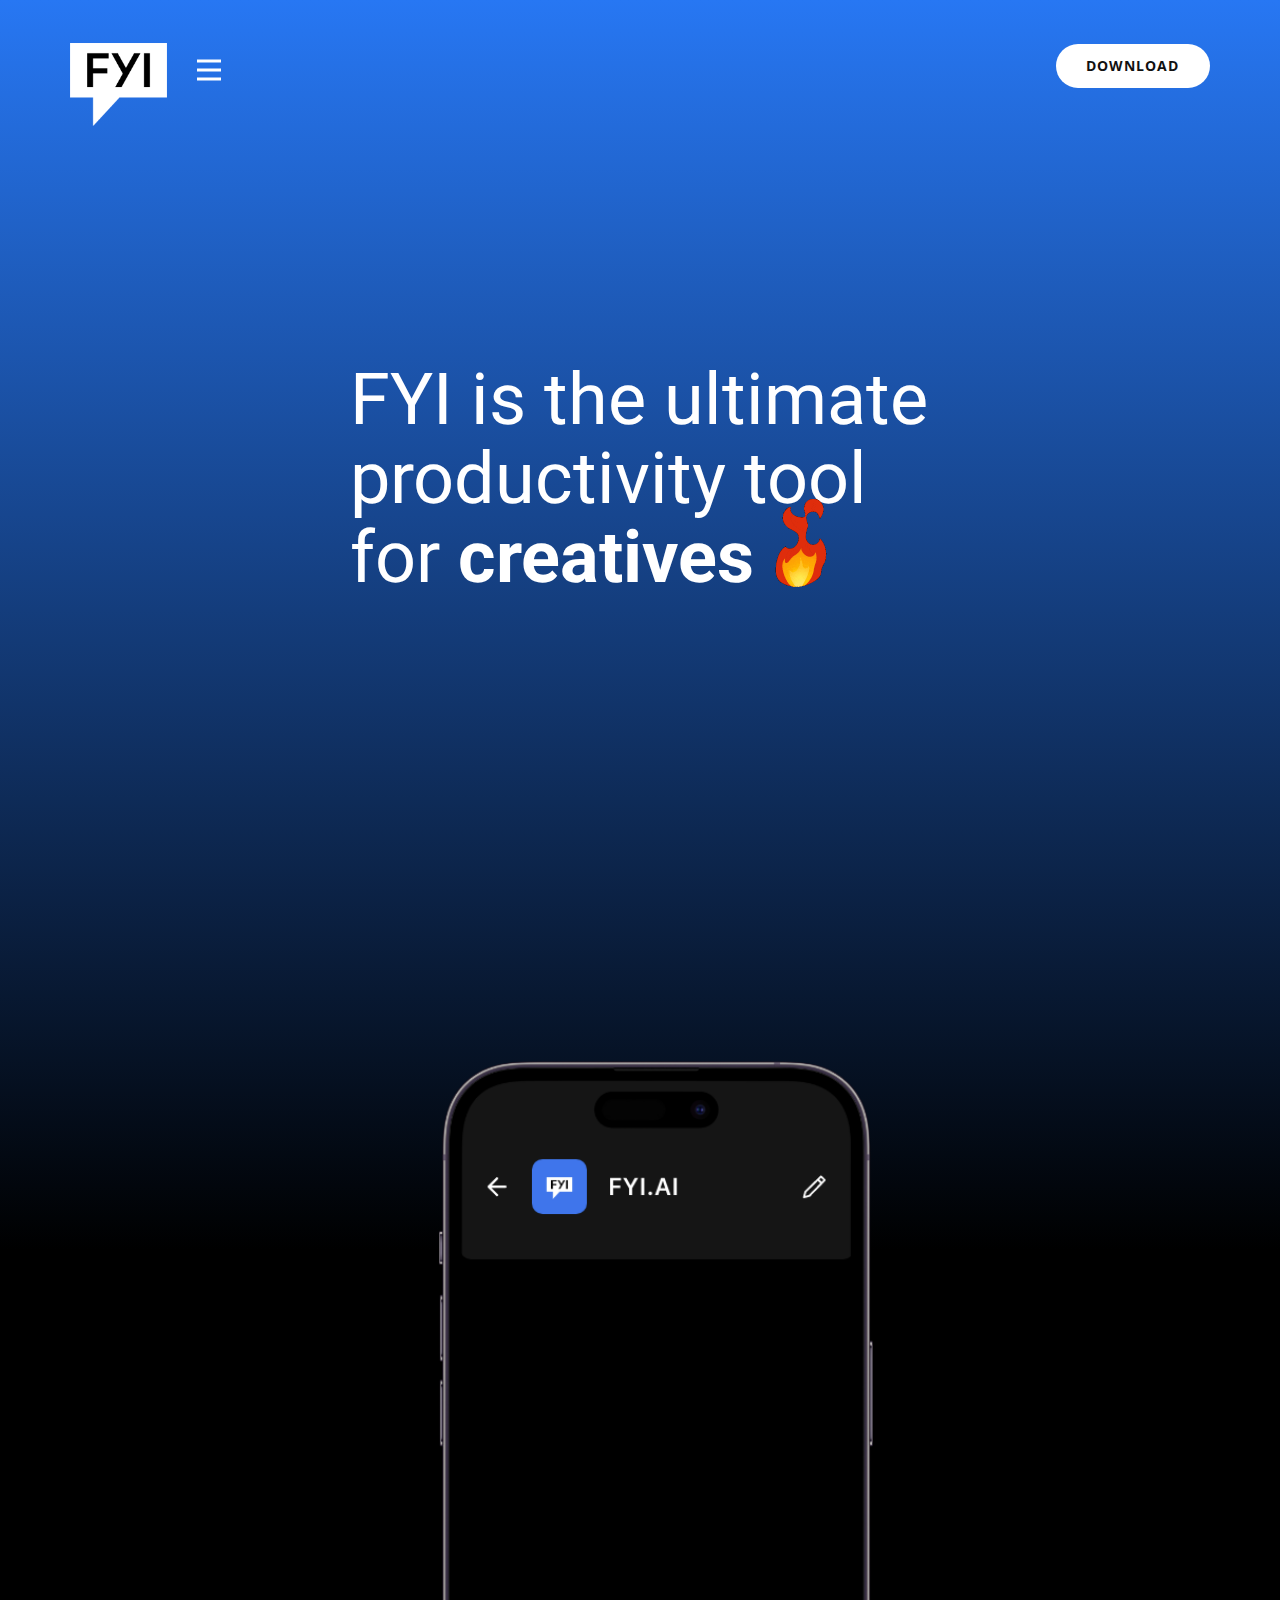
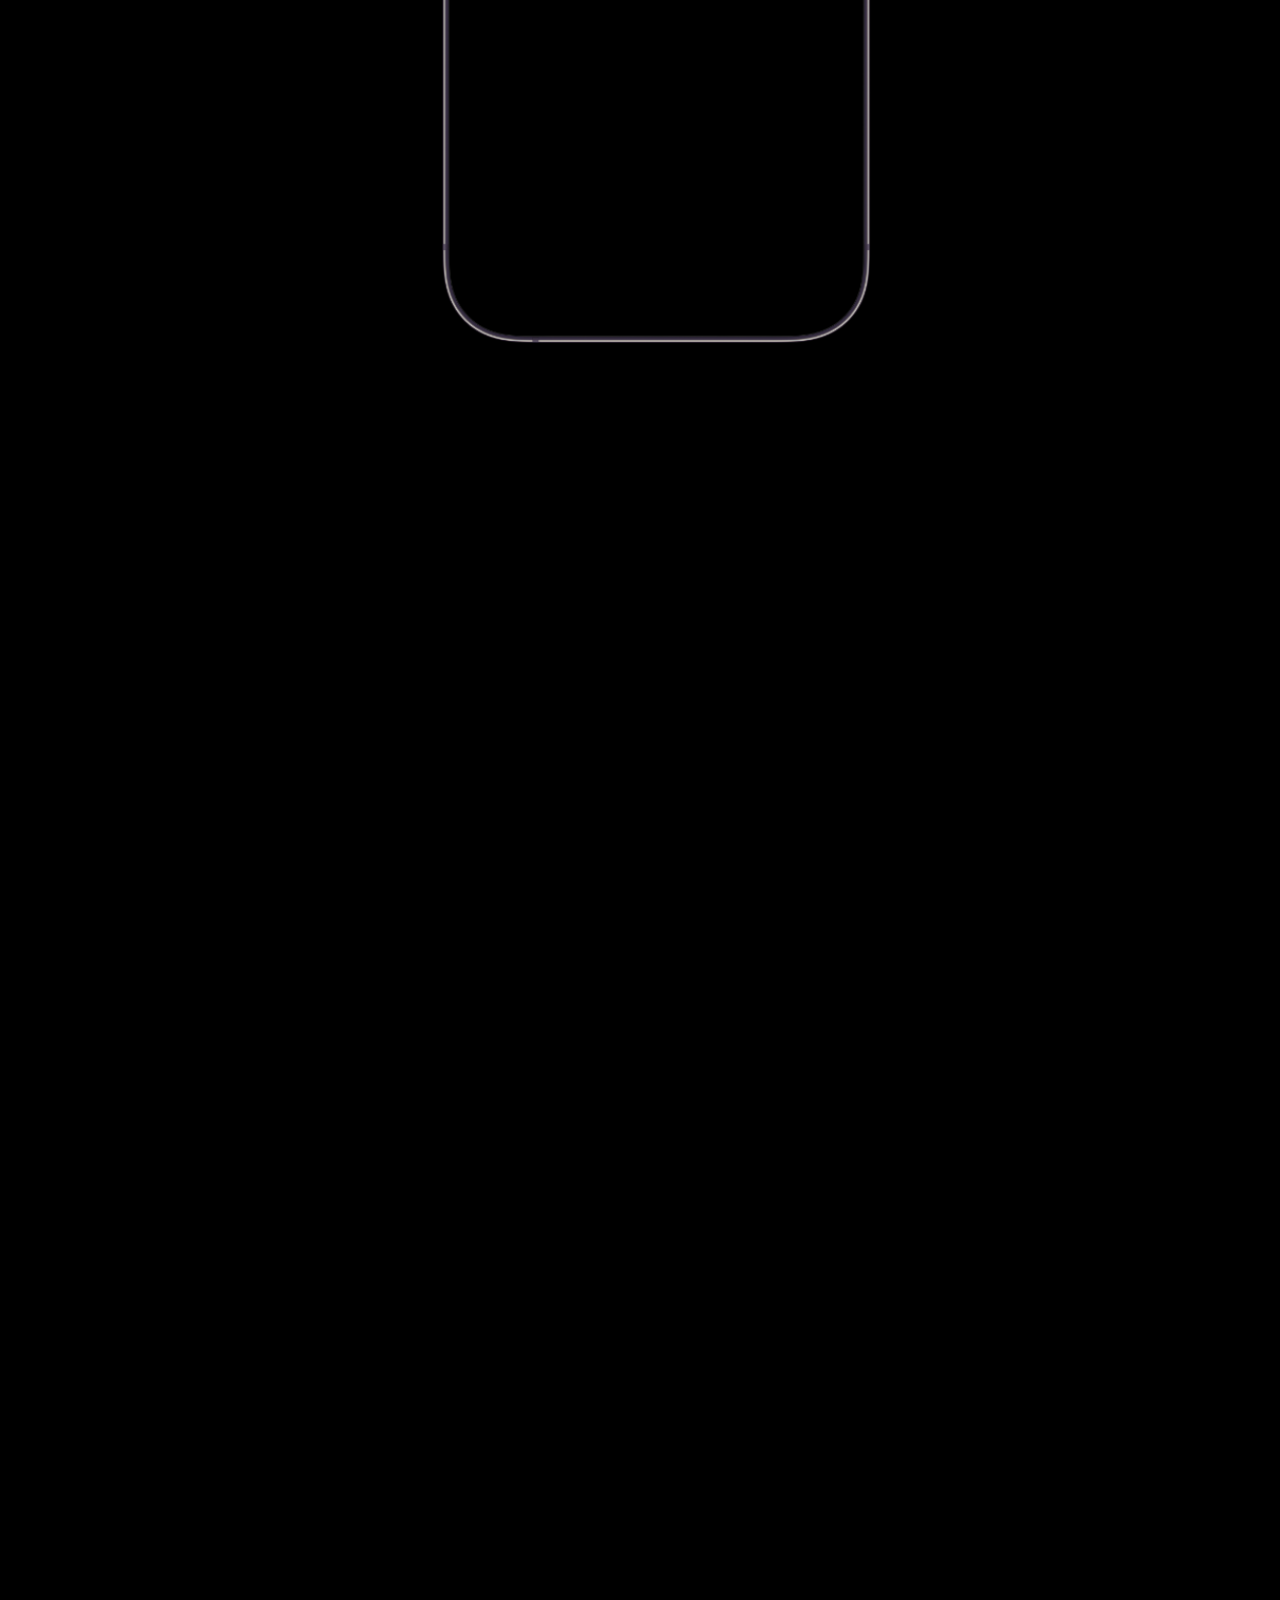
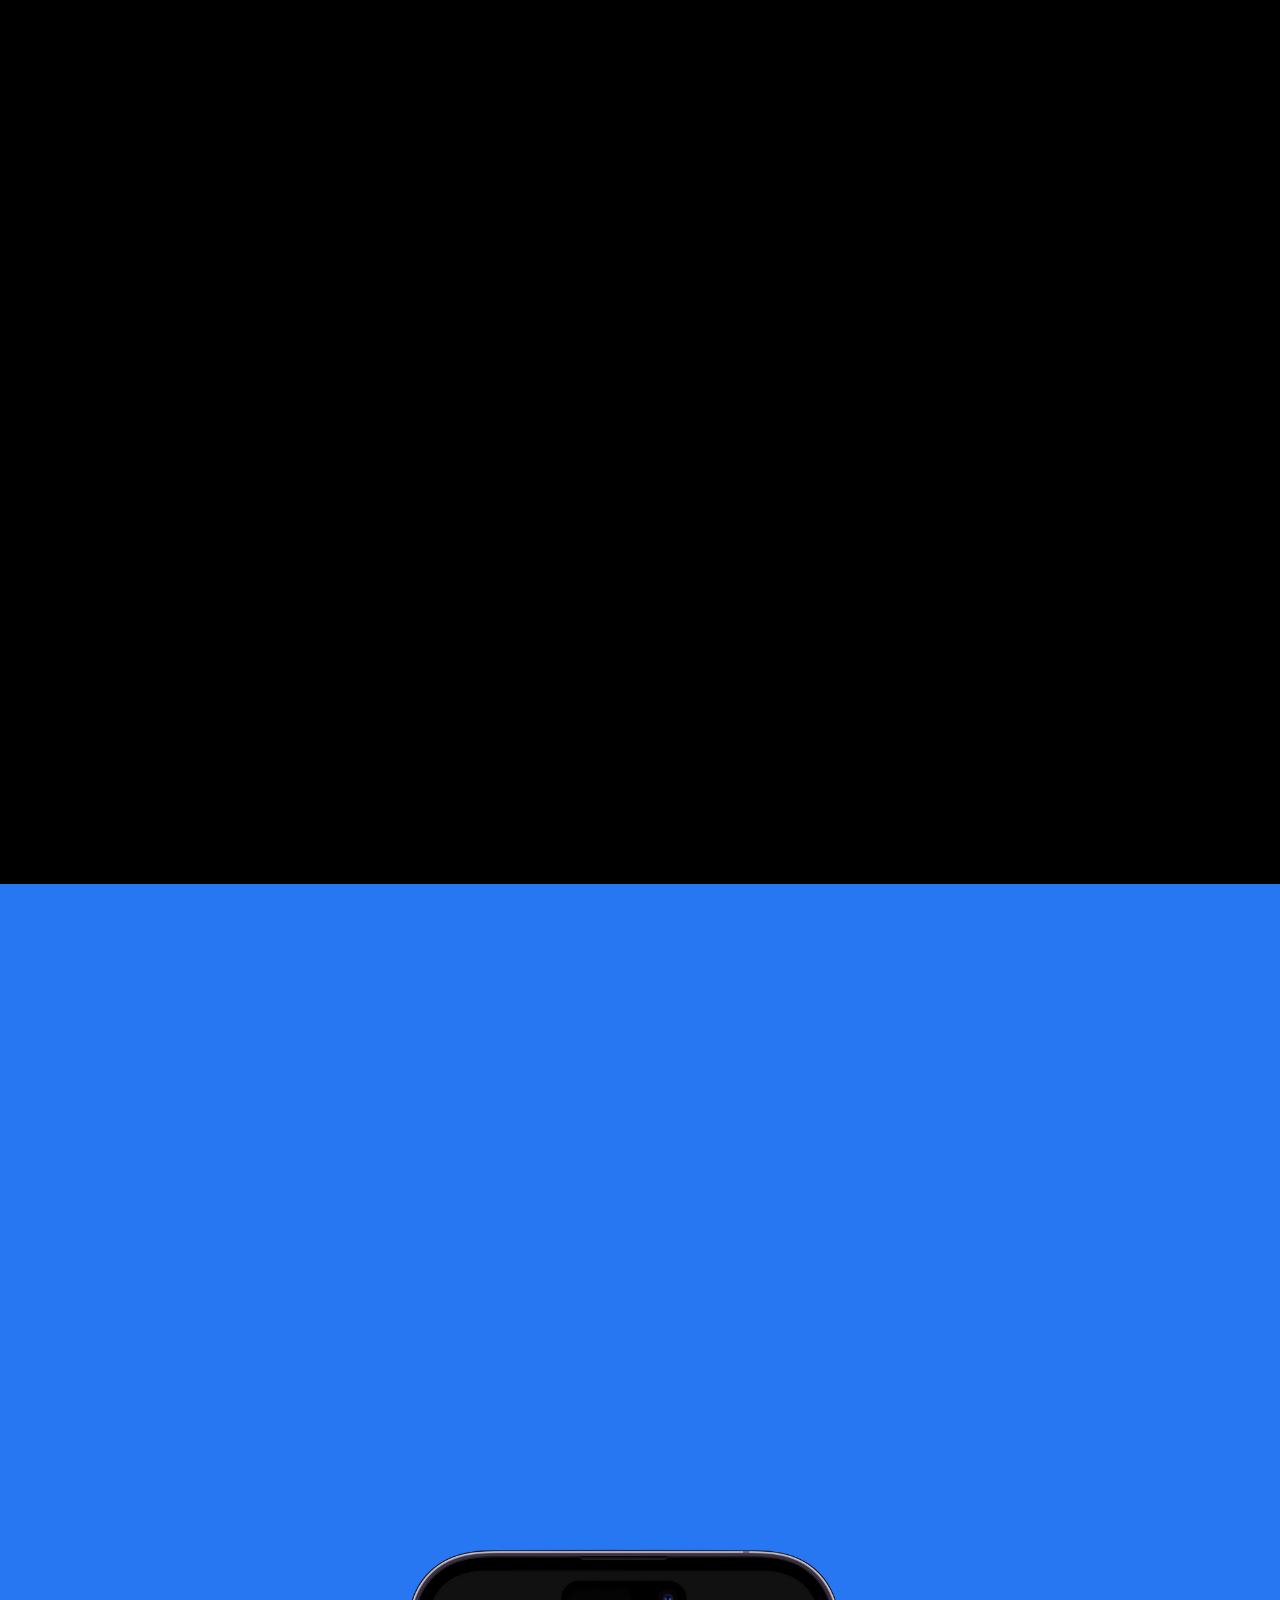
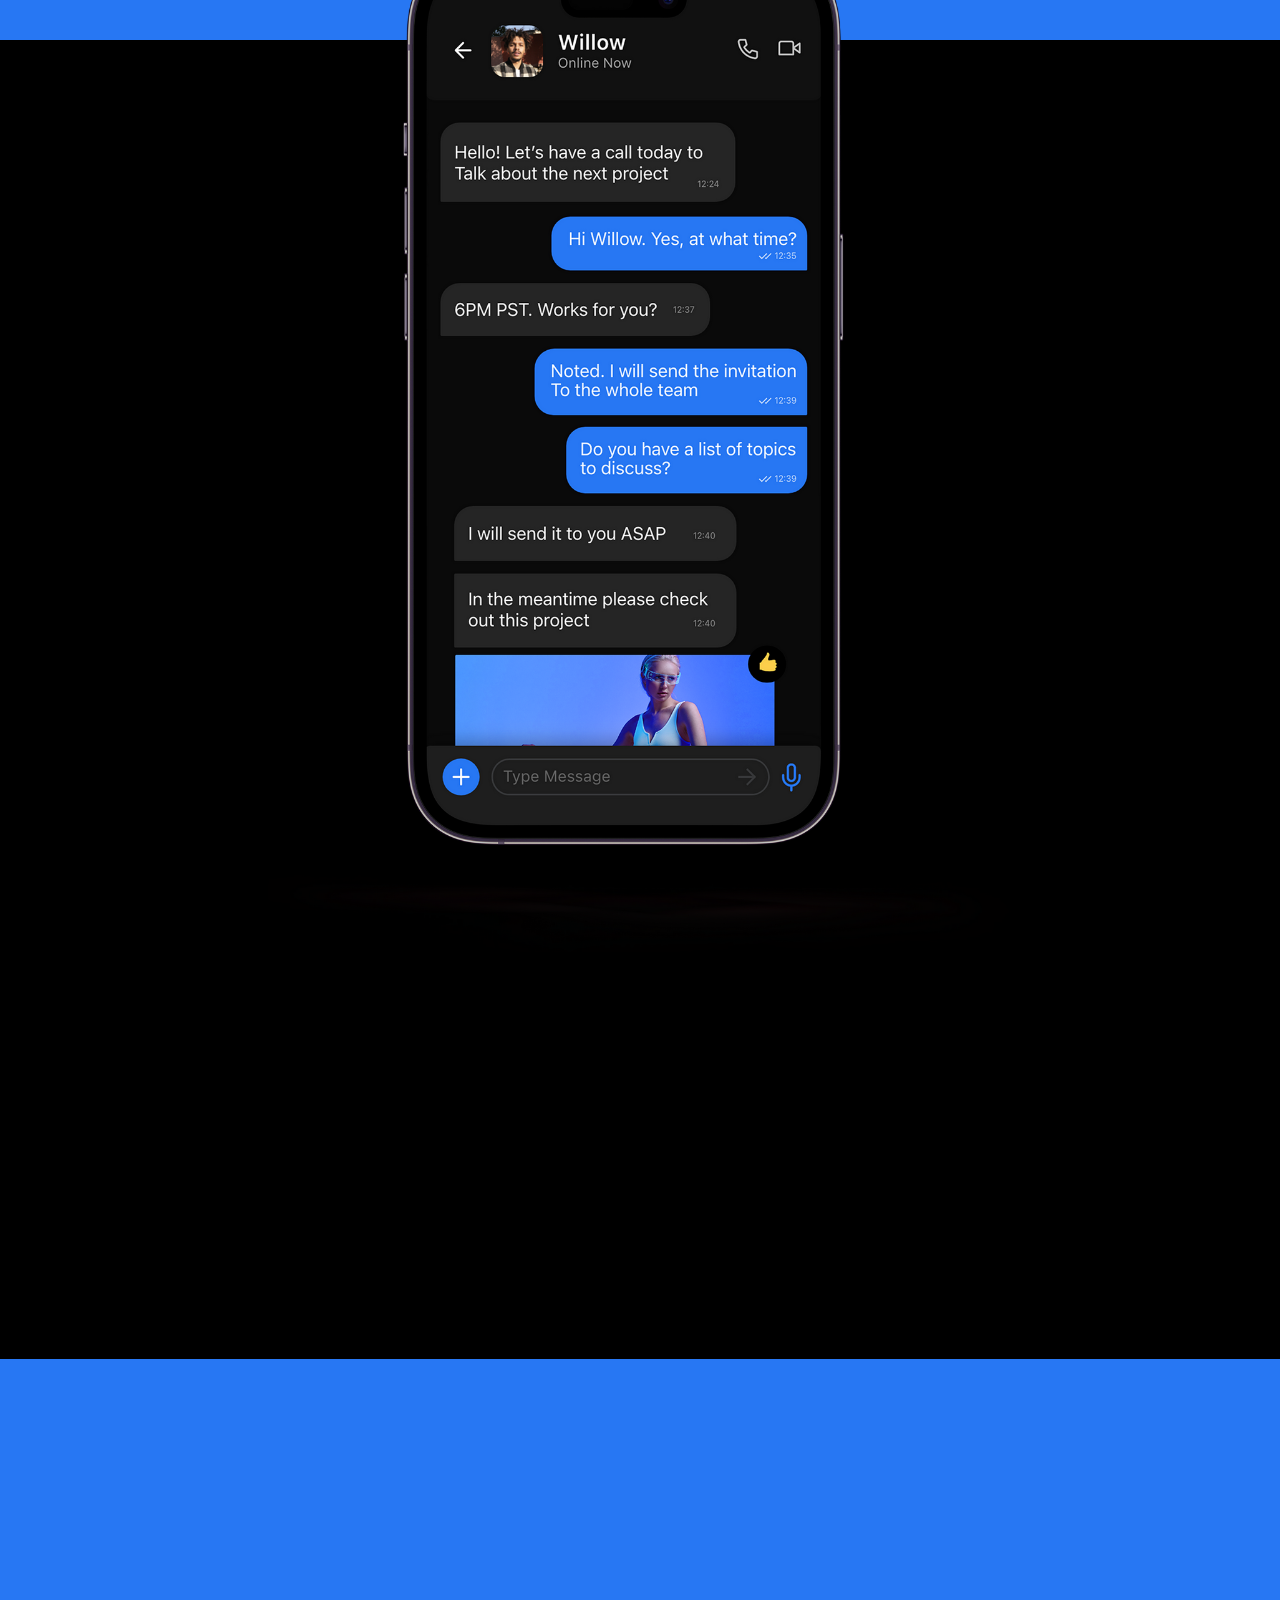
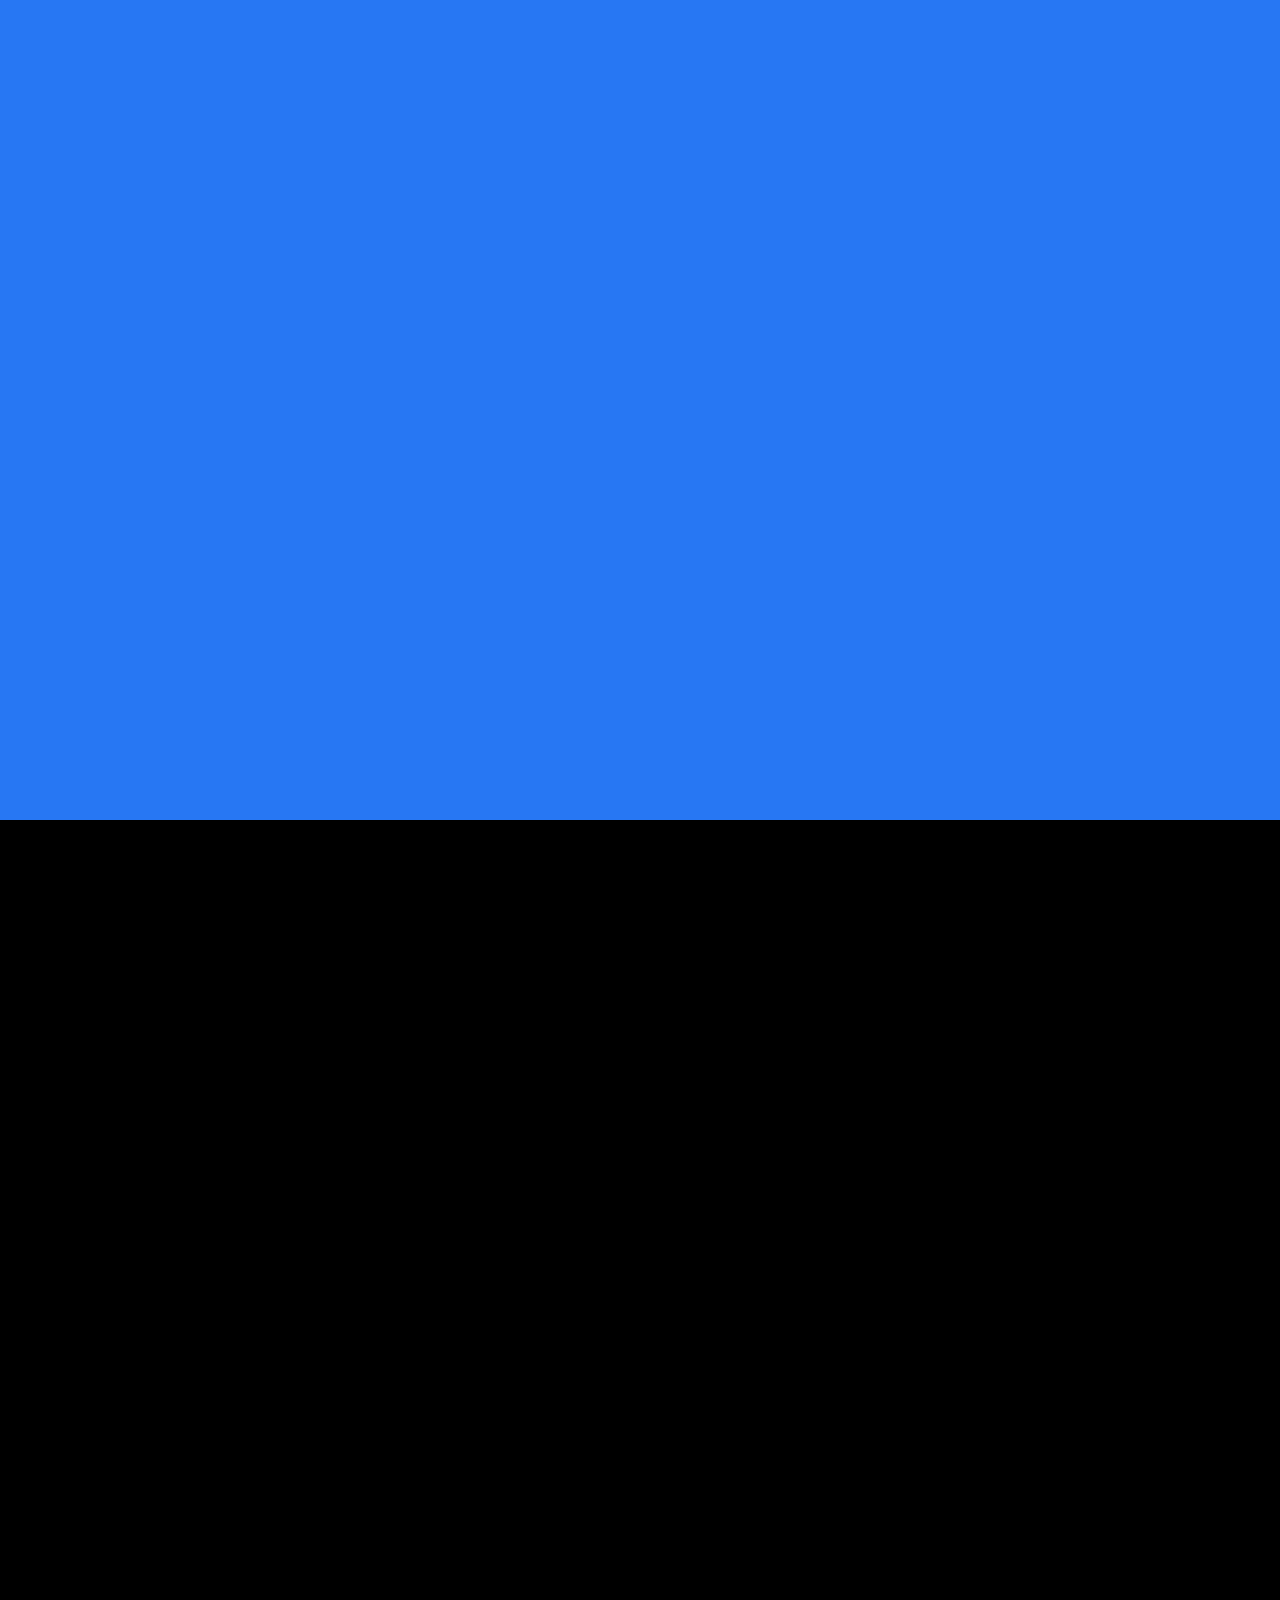
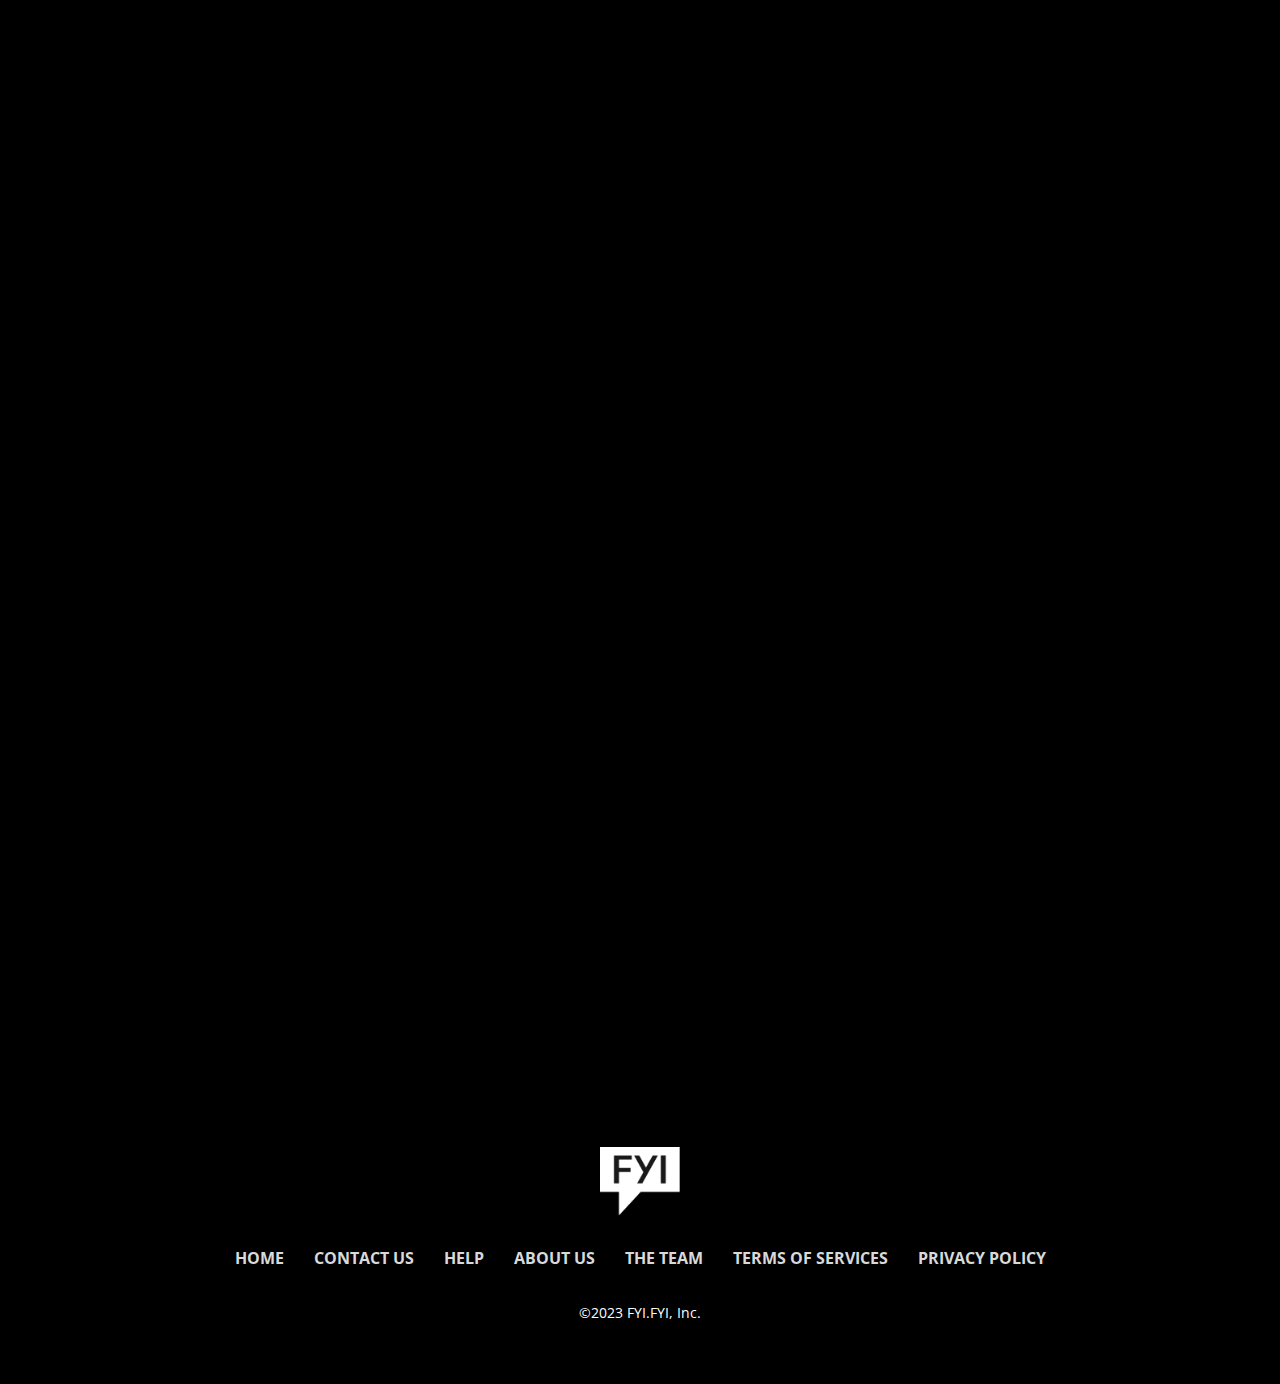
<file: FYI---Focus-Your-Ideas.html>
<!DOCTYPE html>
<html style="font-size: 16px;" lang="en"><head>
    <meta name="viewport" content="width=device-width, initial-scale=1.0">
    <meta charset="utf-8">
    <meta name="keywords" content="">
    <meta name="description" content="FYI is a collaborative communication messaging platform for the creative community to manage their digital assets. For the ones who drive culture forward">
    <title>FYI - Focus Your Ideas</title>
    <link rel="stylesheet" href="FYI1.css" media="screen">
<link rel="stylesheet" href="FYI---Focus-Your-Ideas.css" media="screen">
    <script class="u-script" type="text/javascript" src="jquery.js" defer=""></script>
    <script class="u-script" type="text/javascript" src="FYI1.js" defer=""></script>
    <meta name="generator" content="FYI ">
    <meta property="og:title" content="FYI - Focus Your Ideas">
    <meta property="og:description" content="FYI is a collaborative communication messaging platform for the creative community to manage their digital assets. For the ones who drive culture forward">
    <meta property="og:image" content="images/bannerfyi.jpg">
    <meta property="og:url" content="fyi.ai">
    <link rel="icon" href="images/favicon.svg">
    <link id="u-theme-google-font" rel="stylesheet" href="https://fonts.googleapis.com/css?family=Roboto:100,100i,300,300i,400,400i,500,500i,700,700i,900,900i|Open+Sans:300,300i,400,400i,500,500i,600,600i,700,700i,800,800i">
    
    
    
    
    
    
    
    
    
    
    <script type="application/ld+json">{
		"@context": "http://schema.org",
		"@type": "Organization",
		"name": "FYI - Focus Your Ideas"
}</script>
    <meta name="theme-color" content="#478ac9">
    <meta property="og:type" content="website">
   <meta name="keywords" content="App for creative teams, Creative messenger app, Creative productivity tool, Productivity app for creative teams, Productivity tool for creative teams, Messenger app for creative teams, Secure messaging app for creatives, Secure messaging platform for creative teams, Cloud storage for multimedia files, Creative workspace online, Create virtual workspace, FYI, for your information, focus your ideas, chat, projects, messaging, cloud, storage, creative, visual, workspace, productivity ">
    <meta property="og:image" content="./../images/logofyi.jpg">
    <meta name="twitter:title" content="Messaging - FYI">
    <meta name="twitter:description" content="FYI is a collaborative communication messaging platform for the creative community to manage their digital assets. For the ones who drive culture forward">
    <meta name="twitter:image" content="./../images/logofyi.jpg">
    <meta name="twitter:card" content="summary_large_image">
    
    <meta name="description" content="FYI is a collaborative communication messaging platform for the creative community to manage their digital assets. For the ones who drive culture forward"><script async="" src="https://www.googletagmanager.com/gtag/js?id=UA-229529853-1">
</script>
<script>
  window.dataLayer = window.dataLayer || [];
  function gtag(){dataLayer.push(arguments);}
  gtag('js', new Date());

  gtag('config', 'UA-229529853-1');
</script><meta data-intl-tel-input-cdn-path="intlTelInput/"></head>
  <body class="u-body u-overlap u-xxl-mode" data-lang="en"><header class="u-clearfix u-header u-header" id="sec-5a81"><div class="u-clearfix u-sheet u-sheet-1">
        <nav class="u-menu u-menu-hamburger u-offcanvas u-menu-1" data-responsive-from="XXL">
          <div class="menu-collapse" style="font-size: 1rem; letter-spacing: 0px;" aria-label="menu-collapse">
            <a class="u-button-style u-custom-left-right-menu-spacing u-custom-padding-bottom u-custom-top-bottom-menu-spacing u-nav-link u-text-active-palette-1-base u-text-hover-palette-2-base u-text-white" role="button" alt="This is a hamburger menu" aria-label="Hamburger Menu Options, Home, About us, The team, Contact us" type="button" title="This is a hamburger menu" href="#" style="font-size: calc(1em + 8px);">
              <svg class="u-svg-link" viewBox="0 0 24 24"><use xmlns:xlink="http://www.w3.org/1999/xlink" xlink:href="#menu-hamburger" alt="This is a hamburger menu" title="This is a hamburger menu" aria-label="Hamburger Menu Popup" tabindex="0"></use></svg>
              <svg class="u-svg-content" version="1.1" id="menu-hamburger" viewBox="0 0 16 16" x="0px" y="0px" xmlns:xlink="http://www.w3.org/1999/xlink" aria-hidden="true" focusable="false" alt="This is a hamburger menu" xmlns="http://www.w3.org/2000/svg"><g><rect y="1" width="16" height="2"></rect><rect y="7" width="16" height="2"></rect><rect y="13" width="16" height="2"></rect>
</g></svg>
            </a>
          </div>
          <div class="u-custom-menu u-nav-container">
            <ul class="u-nav u-unstyled u-nav-1"><li class="u-nav-item"><a class="u-button-style u-nav-link u-text-active-palette-1-base u-text-hover-palette-2-base" href="index.html" alt="Home page" title="Home" style="padding: 10px 20px;">Home</a>
</li><li class="u-nav-item"><a class="u-button-style u-nav-link u-text-active-palette-1-base u-text-hover-palette-2-base" href="contact/" style="padding: 10px 20px;" alt="Contact us page" title="Contact us">Contact Us</a>
</li><li class="u-nav-item"><a class="u-button-style u-nav-link u-text-active-palette-1-base u-text-hover-palette-2-base" href="https://fyihelp.zendesk.com/hc/en-us" target="_blank" alt="Help Page" title="Help" style="padding: 10px 20px;">Help</a>
</li><li class="u-nav-item"><a class="u-button-style u-nav-link u-text-active-palette-1-base u-text-hover-palette-2-base" href="aboutus/" style="padding: 10px 20px;" alt="About us page" title="About us">About us</a>
</li><li class="u-nav-item"><a class="u-button-style u-nav-link u-text-active-palette-1-base u-text-hover-palette-2-base" href="team/" style="padding: 10px 20px;" alt="The Team Page" title="The Team">The Team</a>
</li><li class="u-nav-item"><a class="u-button-style u-nav-link u-text-active-palette-1-base u-text-hover-palette-2-base" href="Terms-of-service.html" style="padding: 10px 20px;" alt="Terms of Service" title="Terms of Service">Terms of Service</a>
</li><li class="u-nav-item"><a class="u-button-style u-nav-link u-text-active-palette-1-base u-text-hover-palette-2-base" href="Privacy-Policy.html" style="padding: 10px 20px;" alt="Privacy Policy Page" title="Privacy Policy" >Privacy Policy</a>
</li></ul>
          </div>
          <div class="u-custom-menu u-nav-container-collapse">
            <div class="u-black u-container-style u-inner-container-layout u-sidenav">
              
              <div class="u-inner-container-layout u-sidenav-overflow">
                <div class="u-menu-close"></div>
                <ul class="u-align-left u-custom-font u-heading-font u-nav u-popupmenu-items u-text-hover-custom-color-1 u-unstyled u-nav-2"><li class="u-nav-item"><a class="u-button-style u-nav-link" href="index.html">Home</a>
</li><li class="u-nav-item"><a class="u-button-style u-nav-link" href="contact/">Contact Us</a>
</li><li class="u-nav-item"><a class="u-button-style u-nav-link" href="https://fyihelp.zendesk.com/hc/en-us" target="_blank">Help</a>
</li><li class="u-nav-item"><a class="u-button-style u-nav-link" href="aboutus/">About us</a>
</li><li class="u-nav-item"><a class="u-button-style u-nav-link" href="team/">The Team</a>
</li><li class="u-nav-item"><a class="u-button-style u-nav-link" href="Terms-of-service.html">Terms of Service</a>
</li><li class="u-nav-item"><a class="u-button-style u-nav-link" href="Privacy-Policy.html">Privacy Policy</a>
</li></ul>
              </div>
            </div>
            <div class="u-black u-menu-overlay u-opacity u-opacity-20"></div>
          </div>
        </nav>
        <img class="u-align-left u-image u-image-default u-image-1" src="images/FYILOGO.png" alt="FYI logo" data-image-width="600" data-image-height="512" data-href="index.html">
        <a href="https://fyi.fyi/app" class="u-align-right u-border-none u-btn u-btn-round u-button-style u-hover-grey-90 u-radius-50 u-white u-btn-1">download</a>
      </div></header>
    <section class="u-clearfix u-gradient u-section-1" id="sec-f9f4">
      <div class="u-clearfix u-sheet u-sheet-1">
        <h1 class="u-align-left u-text u-text-body-alt-color u-title u-text-1"> FYI is the ultimate <br>productivity tool&nbsp; for <span style="font-weight: 700;">creatives</span>
        </h1>
        <img class="u-image u-image-contain u-image-default u-preserve-proportions u-image-1" src="images/fire.gif" alt="Fire Emoji Image" title="Fire emoji image" data-image-width="200" data-image-height="200">
      </div>
    </section>
    <section class="u-clearfix u-section-2" id="sec-b7c5">
      <div class="u-clearfix u-sheet u-sheet-1">
        <div class="u-container-style u-group u-shape-rectangle u-group-1">
          <div class="u-container-layout u-container-layout-1">
            <img class="u-align-center u-image u-image-default u-preserve-proportions u-image-1" src="images/image71.png" alt="" data-image-width="411" data-image-height="836">
            <img class="u-image u-image-default u-image-2" src="images/image72.png" alt="Image of will.i.am talking to AI" data-image-width="410" data-image-height="105" data-animation-name="customAnimationIn" data-animation-duration="1000" data-animation-direction="" data-animation-delay="250">
            <img class="u-image u-image-default u-image-3" src="images/image73.png" alt="" data-image-width="418" data-image-height="336" data-animation-name="customAnimationIn" data-animation-duration="1000" data-animation-delay="500">
          </div>
        </div>
        <h2 class="u-align-center u-text u-text-1" data-animation-name="customAnimationIn" data-animation-duration="1000" data-animation-delay="250">Turbocharge your creativity with&nbsp;<span style="font-weight: 700;">FYI.AI</span>
        </h2>
        <p class="u-align-center u-text u-text-2" data-animation-name="customAnimationIn" data-animation-duration="1000" data-animation-delay="500"> FYI.Ai is your creative co-pilot. Ask FYI.Ai to draft stories, song lyrics, product descriptions, marketing copy, or any written content - and see the results within seconds. Give it super-contextual feedback to fine-tune your ideas. You can riff with FYI.Ai naturally like a member of your own creative team. With FYI.Ai, you can ideate faster than ever before and turbocharge your creative output.&nbsp;&nbsp;</p>
      </div>
    </section>
    <section class="u-clearfix u-section-3" id="sec-4d4e">
      <div class="u-clearfix u-sheet u-sheet-1">
        <div class="u-container-style u-expanded-width-sm u-group u-image u-image-contain u-shape-rectangle u-image-1" data-image-width="1406" data-image-height="1406" data-animation-name="customAnimationIn" data-animation-duration="1000">
          <div class="u-container-layout u-container-layout-1">
            <img class="u-image u-image-default u-image-2" src="images/image74.png" alt="" data-image-width="415" data-image-height="100" data-animation-name="customAnimationIn" data-animation-duration="1000" data-animation-delay="250">
            <img class="u-image u-image-default u-image-3" src="images/image57.png" alt="" data-image-width="282" data-image-height="77" data-animation-name="customAnimationIn" data-animation-duration="1000" data-animation-delay="500">
            <img class="u-image u-image-default u-image-4" src="images/image75.png" alt="" data-image-width="352" data-image-height="245" data-animation-name="customAnimationIn" data-animation-duration="1000" data-animation-delay="750">
            <img class="u-image u-image-default u-image-5" src="images/image76.png" alt="" data-image-width="267" data-image-height="549" data-animation-name="customAnimationIn" data-animation-duration="1000" data-animation-delay="1000">
          </div>
        </div>
        <h2 class="u-align-center-md u-align-center-sm u-align-center-xs u-text u-text-1" data-animation-name="customAnimationIn" data-animation-duration="1000" data-animation-delay="250"> TURN YOUR IDEAS INTO
PROJECTS</h2>
        <p class="u-align-center-md u-align-center-sm u-align-center-xs u-text u-text-2" data-animation-name="customAnimationIn" data-animation-duration="1000" data-animation-delay="500"> FYI.Ai takes your ideas to the next level by turning them into Projects. FYI.Ai will save and organize all your content, help you fill in the gaps, and organize a plan of action. Turn dialogue into film treatments. Turn verses into songs and albums. Turn product ideas into full-fledged business plans. The applications are infinite. FYI.Ai accelerates your creative flow, transforming ambitious ideas into reality. </p>
      </div>
    </section>
    <section class="u-clearfix u-section-4" id="sec-8a79">
      <div class="u-clearfix u-sheet u-sheet-1">
        <div class="u-container-style u-expanded-width-xs u-group u-shape-rectangle u-group-1">
          <div class="u-container-layout u-container-layout-1">
            <img class="u-align-center u-image u-image-default u-preserve-proportions u-image-1" src="images/image18.png" alt="" data-image-width="393" data-image-height="799" data-animation-name="customAnimationIn" data-animation-duration="1000">
            <img class="u-image u-image-default u-image-2" src="images/image77.png" alt="" data-image-width="353" data-image-height="104" data-animation-name="customAnimationIn" data-animation-duration="1000">
            <img class="u-image u-image-default u-image-3" src="images/image78.png" alt="" data-image-width="460" data-image-height="206" data-animation-name="customAnimationIn" data-animation-duration="1000" data-animation-delay="500">
            <img class="u-image u-image-default u-image-4" src="images/image79.png" alt="" data-image-width="448" data-image-height="166" data-animation-name="customAnimationIn" data-animation-duration="1000" data-animation-delay="750">
            <img class="u-image u-image-default u-image-5" src="images/image80.png" alt="" data-image-width="448" data-image-height="166" data-animation-name="customAnimationIn" data-animation-duration="1000" data-animation-delay="1000">
          </div>
        </div>
        <h2 class="u-align-center-md u-align-center-sm u-align-center-xs u-text u-text-1" data-animation-name="customAnimationIn" data-animation-duration="1000" data-animation-delay="250"> FYI IN THE LOOP</h2>
        <p class="u-align-center-md u-align-center-sm u-align-center-xs u-text u-text-2" data-animation-name="customAnimationIn" data-animation-duration="1000" data-animation-delay="500">Add FYI.Ai to group chats and project chats to collaborate with your entire team. FYI.Ai can summarize team chats and recall information that’s been lost in a fast-moving conversation. Never lose track of important information again.&nbsp; &nbsp;<br>
          <br>
          <br>
        </p>
      </div>
    </section>
    <section class="u-clearfix u-custom-color-1 u-section-5" id="sec-ba08">
      <div class="u-clearfix u-sheet u-sheet-1">
        <div class="u-container-style u-expanded-width-xs u-group u-shape-rectangle u-group-1">
          <div class="u-container-layout u-container-layout-1">
            <img class="u-image u-image-default u-image-1" src="images/image2.png" alt="Untitled" data-image-width="447" data-image-height="909" data-animation-name="customAnimationIn" data-animation-duration="1000">
            <img class="u-image u-image-default u-preserve-proportions u-image-2" src="images/image4.png" alt="" data-image-width="180" data-image-height="180" data-animation-name="customAnimationIn" data-animation-duration="1000" data-animation-delay="250">
            <img class="u-image u-image-default u-preserve-proportions u-image-3" src="images/image5.png" alt="" data-image-width="179" data-image-height="176" data-animation-name="customAnimationIn" data-animation-duration="1000" data-animation-delay="750">
            <img class="u-image u-image-default u-preserve-proportions u-image-4" src="images/image6.png" alt="" data-image-width="179" data-image-height="179" data-animation-name="customAnimationIn" data-animation-duration="1000" data-animation-delay="500">
            <img class="u-image u-image-default u-preserve-proportions u-image-5" src="images/image7.png" alt="" data-image-width="179" data-image-height="180" data-animation-name="customAnimationIn" data-animation-duration="1000" data-animation-delay="750">
            <img class="u-image u-image-default u-preserve-proportions u-image-6" src="images/image8.png" alt="" data-image-width="179" data-image-height="181" data-animation-name="customAnimationIn" data-animation-duration="1000" data-animation-delay="750">
            <img class="u-image u-image-default u-preserve-proportions u-image-7" src="images/image9.png" alt="" data-image-width="178" data-image-height="181" data-animation-name="customAnimationIn" data-animation-duration="1000" data-animation-delay="1000">
            <img class="u-image u-image-default u-preserve-proportions u-image-8" src="images/image3.png" alt="" data-image-width="179" data-image-height="180" data-animation-name="customAnimationIn" data-animation-duration="1000" data-animation-direction="" data-animation-delay="250">
          </div>
        </div>
        <h2 class="u-align-center-md u-align-center-sm u-align-center-xs u-align-left-lg u-align-left-xl u-text u-text-1" data-animation-name="customAnimationIn" data-animation-duration="1000" data-animation-delay="250">BUILD PROJECTS</h2>
        <p class="u-align-center-md u-align-center-sm u-align-center-xs u-align-left-lg u-align-left-xl u-text u-text-2" data-animation-name="customAnimationIn" data-animation-duration="1000" data-animation-delay="500"> Organize your work into Projects. Store files, manage assets, add team members and guests. Use projects as your collaborative workspace, a personal archive, or a new way to present your work</p>
        <a href="project/index.html" class="u-border-none u-btn u-btn-round u-button-style u-hover-black u-radius-50 u-white u-btn-1" data-animation-name="customAnimationIn" data-animation-duration="1000" data-animation-delay="500">read more</a>
      </div>
    </section>
    <section class="u-clearfix u-section-6" id="carousel_cf72">
      <div class="u-clearfix u-sheet u-sheet-1">
        <img class="u-align-center u-image u-image-contain u-image-default u-preserve-proportions u-image-1" src="images/security1.png" alt="" data-image-width="1800" data-image-height="2160">
        <img class="u-align-center u-image u-image-contain u-image-default u-preserve-proportions u-image-2" src="images/security2.png" alt="" data-image-width="1800" data-image-height="2160" data-animation-name="customAnimationIn" data-animation-duration="500" data-animation-direction="" data-animation-out="1">
        <h2 class="u-align-center u-text u-text-1" data-animation-name="customAnimationIn" data-animation-duration="1000" data-animation-delay="250">Protecting your data&nbsp;with the
Most Advanced
Encryption</h2>
        <p class="u-align-center u-text u-text-2" data-animation-name="customAnimationIn" data-animation-duration="1000" data-animation-delay="500"> FYI protects your data with the most advanced end-to-end encryption. <br>We use ECDHE and ECDSA, the same cryptography methods&nbsp;used in securing Bitcoin and Ethereum transactions.
        </p>
        <a href="encryption/index.html" class="u-border-none u-btn u-btn-round u-button-style u-custom-color-1 u-hover-white u-radius-50 u-btn-1" data-animation-name="customAnimationIn" data-animation-duration="1000" data-animation-delay="500">read more</a>
      </div>
    </section>
    <section class="u-clearfix u-custom-color-1 u-section-7" id="sec-3f06">
      <div class="u-clearfix u-sheet u-sheet-1">
        <div class="u-clearfix u-expanded-width u-gutter-0 u-layout-wrap u-layout-wrap-1">
          <div class="u-layout">
            <div class="u-layout-row">
              <div class="u-container-style u-layout-cell u-size-22 u-layout-cell-1">
                <div class="u-container-layout u-container-layout-1">
                  <img class="u-image u-image-default u-preserve-proportions u-image-1" src="images/image23.png" alt="" data-image-width="435" data-image-height="884" data-animation-name="customAnimationIn" data-animation-duration="1000">
                </div>
              </div>
              <div class="u-container-style u-layout-cell u-size-18 u-layout-cell-2">
                <div class="u-container-layout u-valign-top-lg u-valign-top-md u-container-layout-2">
                  <img class="u-align-center-md u-align-center-sm u-align-center-xs u-image u-image-default u-preserve-proportions u-image-2" src="images/image24.png" alt="" data-image-width="435" data-image-height="884" data-animation-name="customAnimationIn" data-animation-duration="1000" data-animation-delay="250">
                </div>
              </div>
              <div class="u-container-style u-layout-cell u-size-20 u-layout-cell-3">
                <div class="u-container-layout u-valign-middle-lg u-valign-middle-xl u-container-layout-3">
                  <img class="u-image u-image-default u-preserve-proportions u-image-3" src="images/image26.png" alt="" data-image-width="435" data-image-height="884" data-animation-name="customAnimationIn" data-animation-duration="1000" data-animation-direction="" data-animation-delay="500">
                </div>
              </div>
            </div>
          </div>
        </div>
        <h2 class="u-align-center u-text u-text-1" data-animation-name="customAnimationIn" data-animation-duration="1000" data-animation-delay="250"> MAKE CONTENT CALLS</h2>
        <p class="u-align-center u-text u-text-2" data-animation-name="customAnimationIn" data-animation-duration="1000" data-animation-delay="500"> Share and sync content on calls more easily than any other mobile app. Make one-on-one or group calls with contacts around the world. Add FYI.Ai to your call to take notes, summarize the discussion, and create action items. All files shared on a call are saved in your history, accessible anytime.</p>
        <a href="calls/index.html" class="u-border-none u-btn u-btn-round u-button-style u-hover-black u-radius-50 u-white u-btn-1" data-animation-name="customAnimationIn" data-animation-duration="1000" data-animation-delay="500">read more</a>
      </div>
    </section>
    <section class="u-clearfix u-section-8" id="sec-8c5b">
      <div class="u-clearfix u-sheet u-sheet-1">
        <div class="u-container-style u-group u-shape-rectangle u-group-1">
          <div class="u-container-layout u-container-layout-1">
            <img class="u-align-center u-image u-image-default u-preserve-proportions u-image-1" src="images/image18.png" alt="" data-image-width="393" data-image-height="799" data-animation-name="customAnimationIn" data-animation-duration="1000">
            <img class="u-image u-image-default u-image-2" src="images/image27.png" alt="" data-image-width="358" data-image-height="111" data-animation-name="customAnimationIn" data-animation-duration="1000" data-animation-direction="">
            <img class="u-image u-image-default u-image-3" src="images/image28.png" alt="" data-image-width="349" data-image-height="113" data-animation-name="customAnimationIn" data-animation-duration="1000" data-animation-delay="250">
            <img class="u-image u-image-default u-preserve-proportions u-image-4" src="images/image29.png" alt="" data-image-width="213" data-image-height="48" data-animation-name="customAnimationIn" data-animation-duration="1000" data-animation-delay="500">
            <img class="u-image u-image-default u-image-5" src="images/image30.png" alt="" data-image-width="365" data-image-height="87" data-animation-name="customAnimationIn" data-animation-duration="1000" data-animation-delay="750">
            <img class="u-image u-image-default u-image-6" src="images/image31.png" alt="" data-image-width="321" data-image-height="224" data-animation-name="customAnimationIn" data-animation-duration="1000" data-animation-delay="1000">
          </div>
        </div>
        <h2 class="u-align-center-md u-align-center-sm u-align-center-xs u-align-left-lg u-align-left-xl u-text u-text-1" data-animation-name="customAnimationIn" data-animation-duration="1000" data-animation-delay="250"> POWERFUL &amp; EXPRESSIVE <br>MESSAGING
        </h2>
        <p class="u-align-center-md u-align-center-sm u-align-center-xs u-align-left-lg u-align-left-xl u-text u-text-2" data-animation-name="customAnimationIn" data-animation-duration="1000" data-animation-delay="500"> On FYI chat, our default setting is power user. Organize your conversation by contacts or projects, send messages with no file size limits.</p>
        <a href="chats/index9.html" class="u-border-none u-btn u-btn-round u-button-style u-custom-color-1 u-hover-white u-radius-50 u-btn-1" data-animation-name="customAnimationIn" data-animation-duration="1000" data-animation-delay="500">read more</a>
      </div>
    </section>
    <section class="u-clearfix u-section-9" id="sec-cf89">
      <div class="u-clearfix u-sheet u-valign-middle-xl u-sheet-1">
        <div class="u-container-style u-group u-shape-rectangle u-group-1">
          <div class="u-container-layout u-container-layout-1">
            <img class="u-align-center u-image u-image-default u-preserve-proportions u-image-1" src="images/image32.png" alt="" data-image-width="459" data-image-height="935" data-animation-name="customAnimationIn" data-animation-duration="1000">
            <img class="u-image u-image-default u-image-2" src="images/image33.png" alt="" data-image-width="393" data-image-height="92" data-animation-name="customAnimationIn" data-animation-duration="1000" data-animation-delay="250">
            <img class="u-image u-image-contain u-image-default u-image-3" src="images/image67.png" alt="" data-image-width="401" data-image-height="513" data-animation-name="customAnimationIn" data-animation-duration="1000" data-animation-delay="750">
            <img class="u-image u-image-default u-image-4" src="images/image66.png" alt="" data-image-width="378" data-image-height="221" data-animation-name="customAnimationIn" data-animation-duration="1000" data-animation-delay="500">
          </div>
        </div>
        <h2 class="u-align-center-md u-align-center-sm u-align-center-xs u-align-left-lg u-align-left-xl u-text u-text-1" data-animation-name="customAnimationIn" data-animation-duration="1000" data-animation-delay="250">FYI Calendar</h2>
        <p class="u-align-center-md u-align-center-sm u-align-center-xs u-align-left-lg u-align-left-xl u-text u-text-2" data-animation-name="customAnimationIn" data-animation-duration="1000" data-animation-delay="500"> Keep track of Project deadlines and deliverables. Schedule team meetings and launch calls automatically at scheduled times.<br>
          <br>Create 1-1 or group events with any of your FYI contacts.
        </p>
      </div>
    </section>
    
    
    <footer class="u-align-center u-clearfix u-footer u-footer" id="sec-d7a4"><div class="u-clearfix u-sheet u-valign-middle-lg u-valign-middle-md u-valign-middle-sm u-valign-middle-xl u-valign-middle-xs u-sheet-1">
        <img class="u-image u-image-contain u-image-default u-preserve-proportions u-image-1" src="images/image37.png" alt="" data-image-width="99" data-image-height="85">
        <nav class="u-menu u-menu-one-level u-offcanvas u-menu-1">
          <div class="menu-collapse" style="font-size: 1rem; letter-spacing: 0px; font-weight: 700; text-transform: uppercase;">
            <a class="u-button-style u-custom-active-border-color u-custom-border u-custom-border-color u-custom-borders u-custom-hover-border-color u-custom-padding-bottom u-custom-text-active-color u-custom-text-color u-custom-text-hover-color u-custom-top-bottom-menu-spacing u-nav-link" href="#" style="padding: 1px 0px; font-size: calc(1em + 2px);">
              <svg class="u-svg-link" viewBox="0 0 24 24"><use xmlns:xlink="http://www.w3.org/1999/xlink" xlink:href="#svg-d5ef"></use></svg>
              <svg class="u-svg-content" version="1.1" id="svg-d5ef" viewBox="0 0 16 16" x="0px" y="0px" xmlns:xlink="http://www.w3.org/1999/xlink" xmlns="http://www.w3.org/2000/svg"><g><rect y="1" width="16" height="2"></rect><rect y="7" width="16" height="2"></rect><rect y="13" width="16" height="2"></rect>
</g></svg>
            </a>
          </div>
          <div class="u-custom-menu u-nav-container">
            <ul class="u-nav u-spacing-30 u-unstyled u-nav-1"><li class="u-nav-item"><a class="u-border-2 u-border-active-custom-color-1 u-border-hover-custom-color-1 u-border-no-left u-border-no-right u-border-no-top u-button-style u-nav-link u-text-active-white u-text-grey-15 u-text-hover-palette-1-light-1" href="index.html" style="padding: 10px 0px;">Home</a>
</li><li class="u-nav-item"><a class="u-border-2 u-border-active-custom-color-1 u-border-hover-custom-color-1 u-border-no-left u-border-no-right u-border-no-top u-button-style u-nav-link u-text-active-white u-text-grey-15 u-text-hover-palette-1-light-1" href="contact/" style="padding: 10px 0px;">Contact us</a>
</li><li class="u-nav-item"><a class="u-border-2 u-border-active-custom-color-1 u-border-hover-custom-color-1 u-border-no-left u-border-no-right u-border-no-top u-button-style u-nav-link u-text-active-white u-text-grey-15 u-text-hover-palette-1-light-1" href="https://fyihelp.zendesk.com/hc/en-us" target="_blank" style="padding: 10px 0px;">Help</a>
</li><li class="u-nav-item"><a class="u-border-2 u-border-active-custom-color-1 u-border-hover-custom-color-1 u-border-no-left u-border-no-right u-border-no-top u-button-style u-nav-link u-text-active-white u-text-grey-15 u-text-hover-palette-1-light-1" href="aboutus/" style="padding: 10px 0px;">About us</a>
</li><li class="u-nav-item"><a class="u-border-2 u-border-active-custom-color-1 u-border-hover-custom-color-1 u-border-no-left u-border-no-right u-border-no-top u-button-style u-nav-link u-text-active-white u-text-grey-15 u-text-hover-palette-1-light-1" href="team/" style="padding: 10px 0px;">The Team</a>
</li><li class="u-nav-item"><a class="u-border-2 u-border-active-custom-color-1 u-border-hover-custom-color-1 u-border-no-left u-border-no-right u-border-no-top u-button-style u-nav-link u-text-active-white u-text-grey-15 u-text-hover-palette-1-light-1" href="Terms-of-service.html" style="padding: 10px 0px;">Terms of Services</a>
</li><li class="u-nav-item"><a class="u-border-2 u-border-active-custom-color-1 u-border-hover-custom-color-1 u-border-no-left u-border-no-right u-border-no-top u-button-style u-nav-link u-text-active-white u-text-grey-15 u-text-hover-palette-1-light-1" href="Privacy-Policy.html" style="padding: 10px 0px;">Privacy Policy</a>
</li></ul>
          </div>
          <div class="u-custom-menu u-nav-container-collapse">
            <div class="u-black u-container-style u-inner-container-layout u-opacity u-opacity-95 u-sidenav">
              <div class="u-inner-container-layout u-sidenav-overflow">
                <div class="u-menu-close"></div>
                <ul class="u-align-center u-nav u-popupmenu-items u-unstyled u-nav-2"><li class="u-nav-item"><a class="u-button-style u-nav-link" alt="Back to home page" href="index.html">Home</a>
</li><li class="u-nav-item"><a class="u-button-style u-nav-link" href="contact/" alt="Contact us page">Contact us</a>
</li><li class="u-nav-item"><a class="u-button-style u-nav-link" href="https://fyihelp.zendesk.com/hc/en-us" alt="Help Page" target="_blank">Help</a>
</li><li class="u-nav-item"><a class="u-button-style u-nav-link" href="aboutus/" alt="About us">About us</a>
</li><li class="u-nav-item"><a class="u-button-style u-nav-link" href="team/" alt="The Team">The Team</a>
</li><li class="u-nav-item"><a class="u-button-style u-nav-link" href="Terms-of-service.html" alt="Terms of Service">Terms of Service</a>
</li><li class="u-nav-item"><a class="u-button-style u-nav-link" href="Privacy-Policy.html" alt="Privacy Policy">Privacy Policy</a>
</li></ul>
              </div>
            </div>
            <div class="u-black u-menu-overlay u-opacity u-opacity-70"></div>
          </div>
        </nav>
        <p class="u-small-text u-text u-text-variant u-text-1"> ©2023 FYI.FYI, Inc.</p>
      </div></footer>
  
</body></html>
</file>
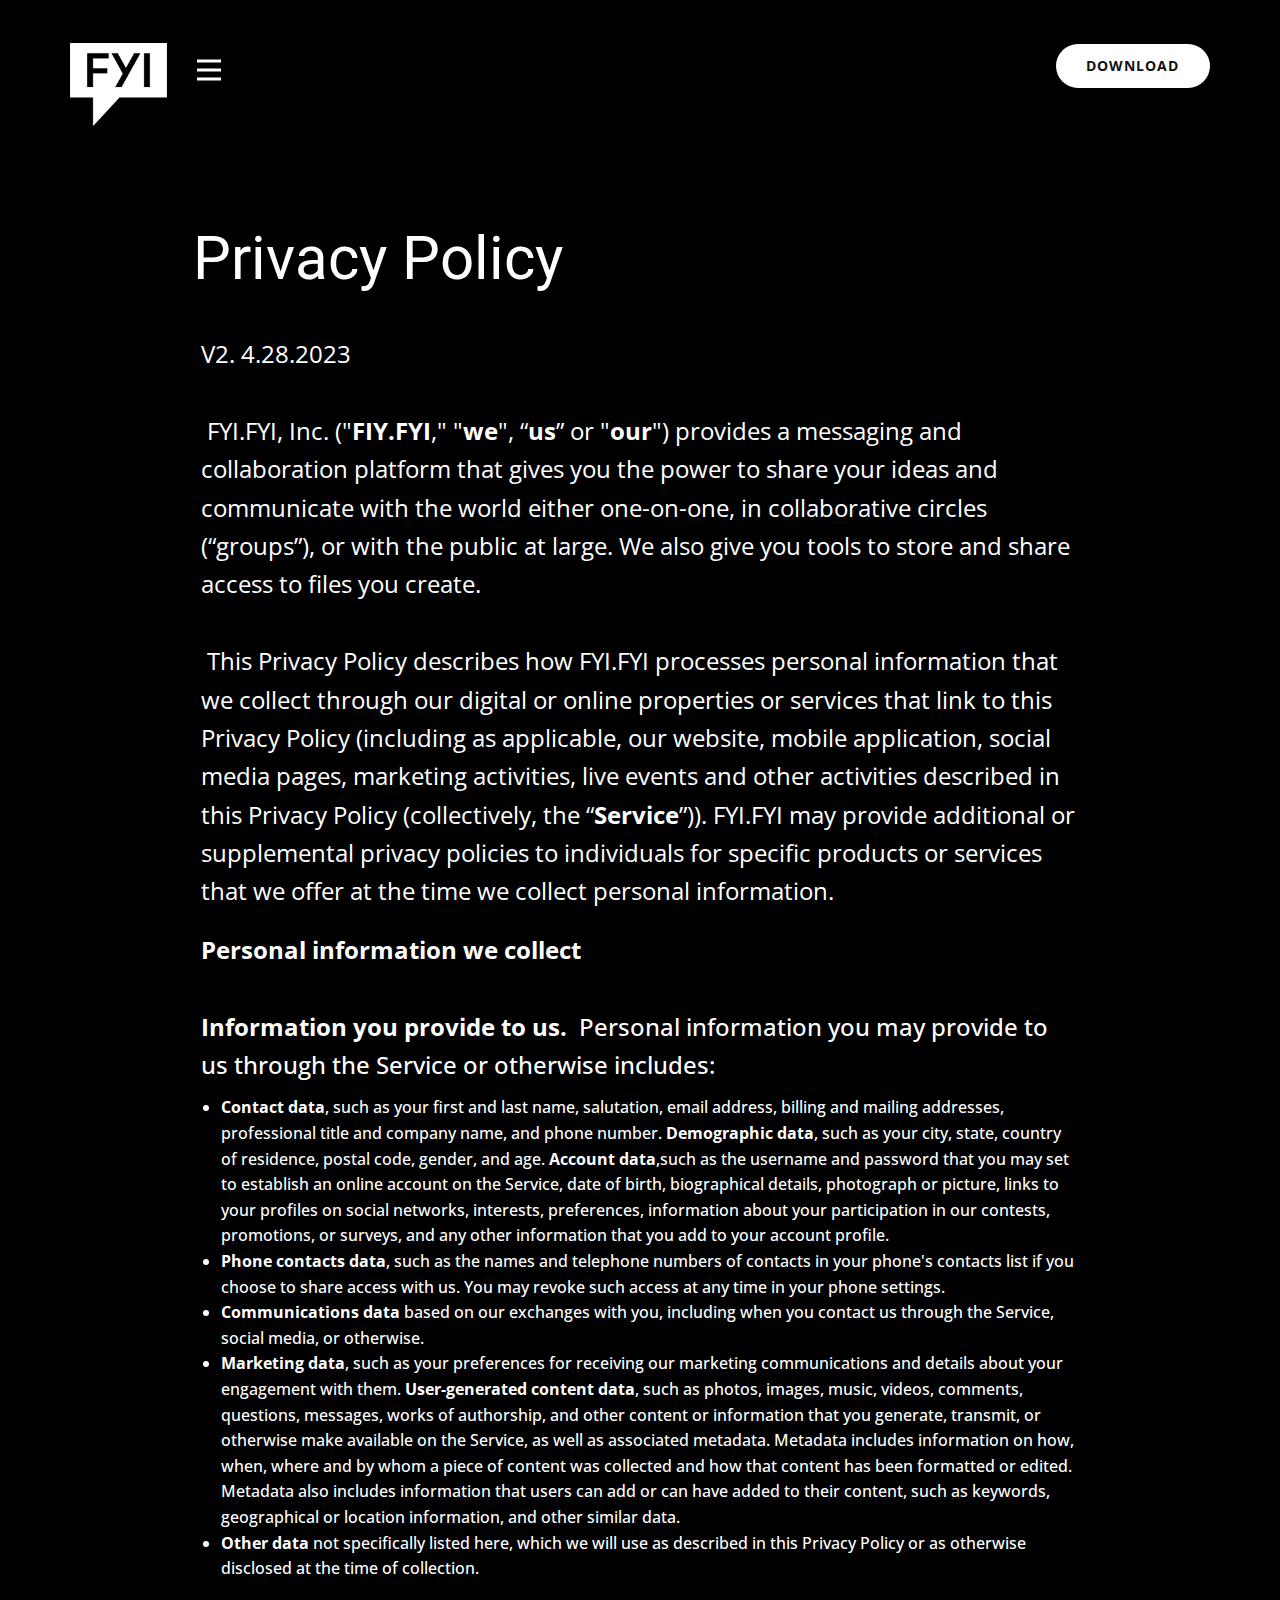
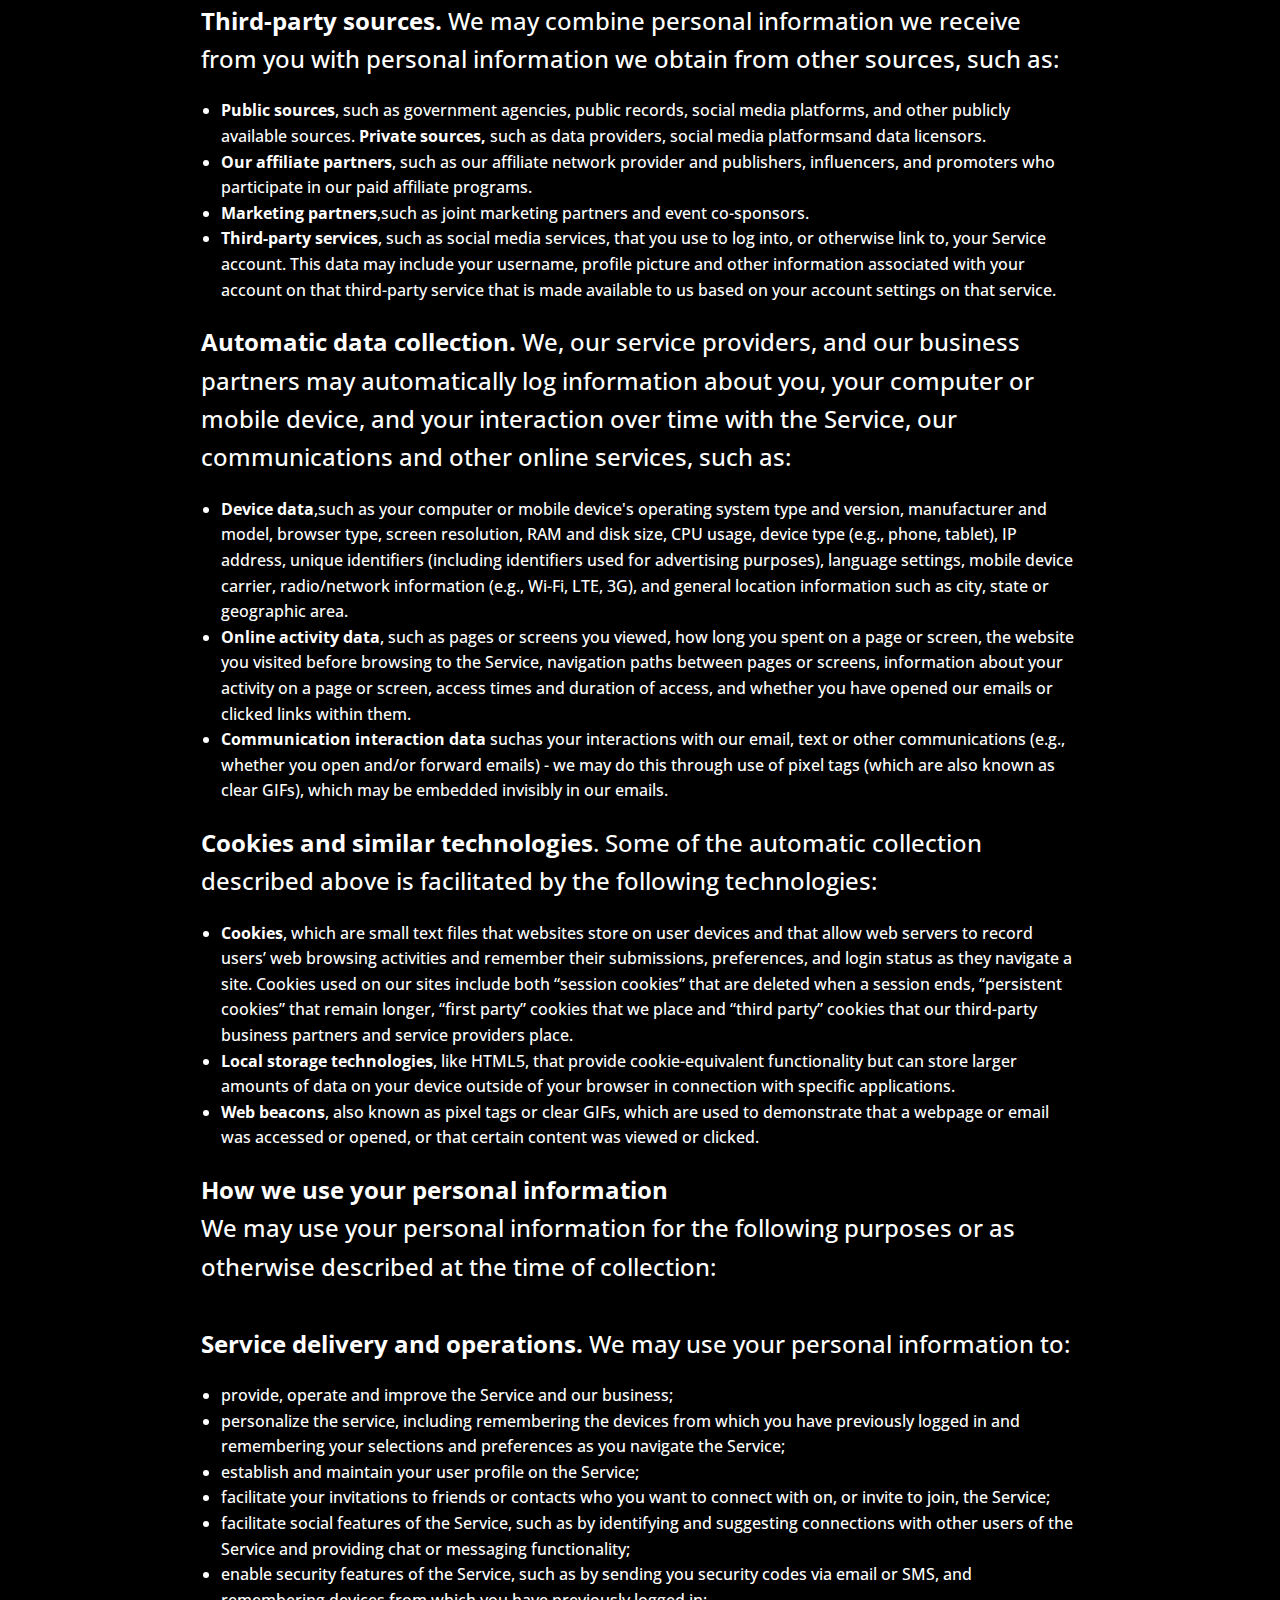
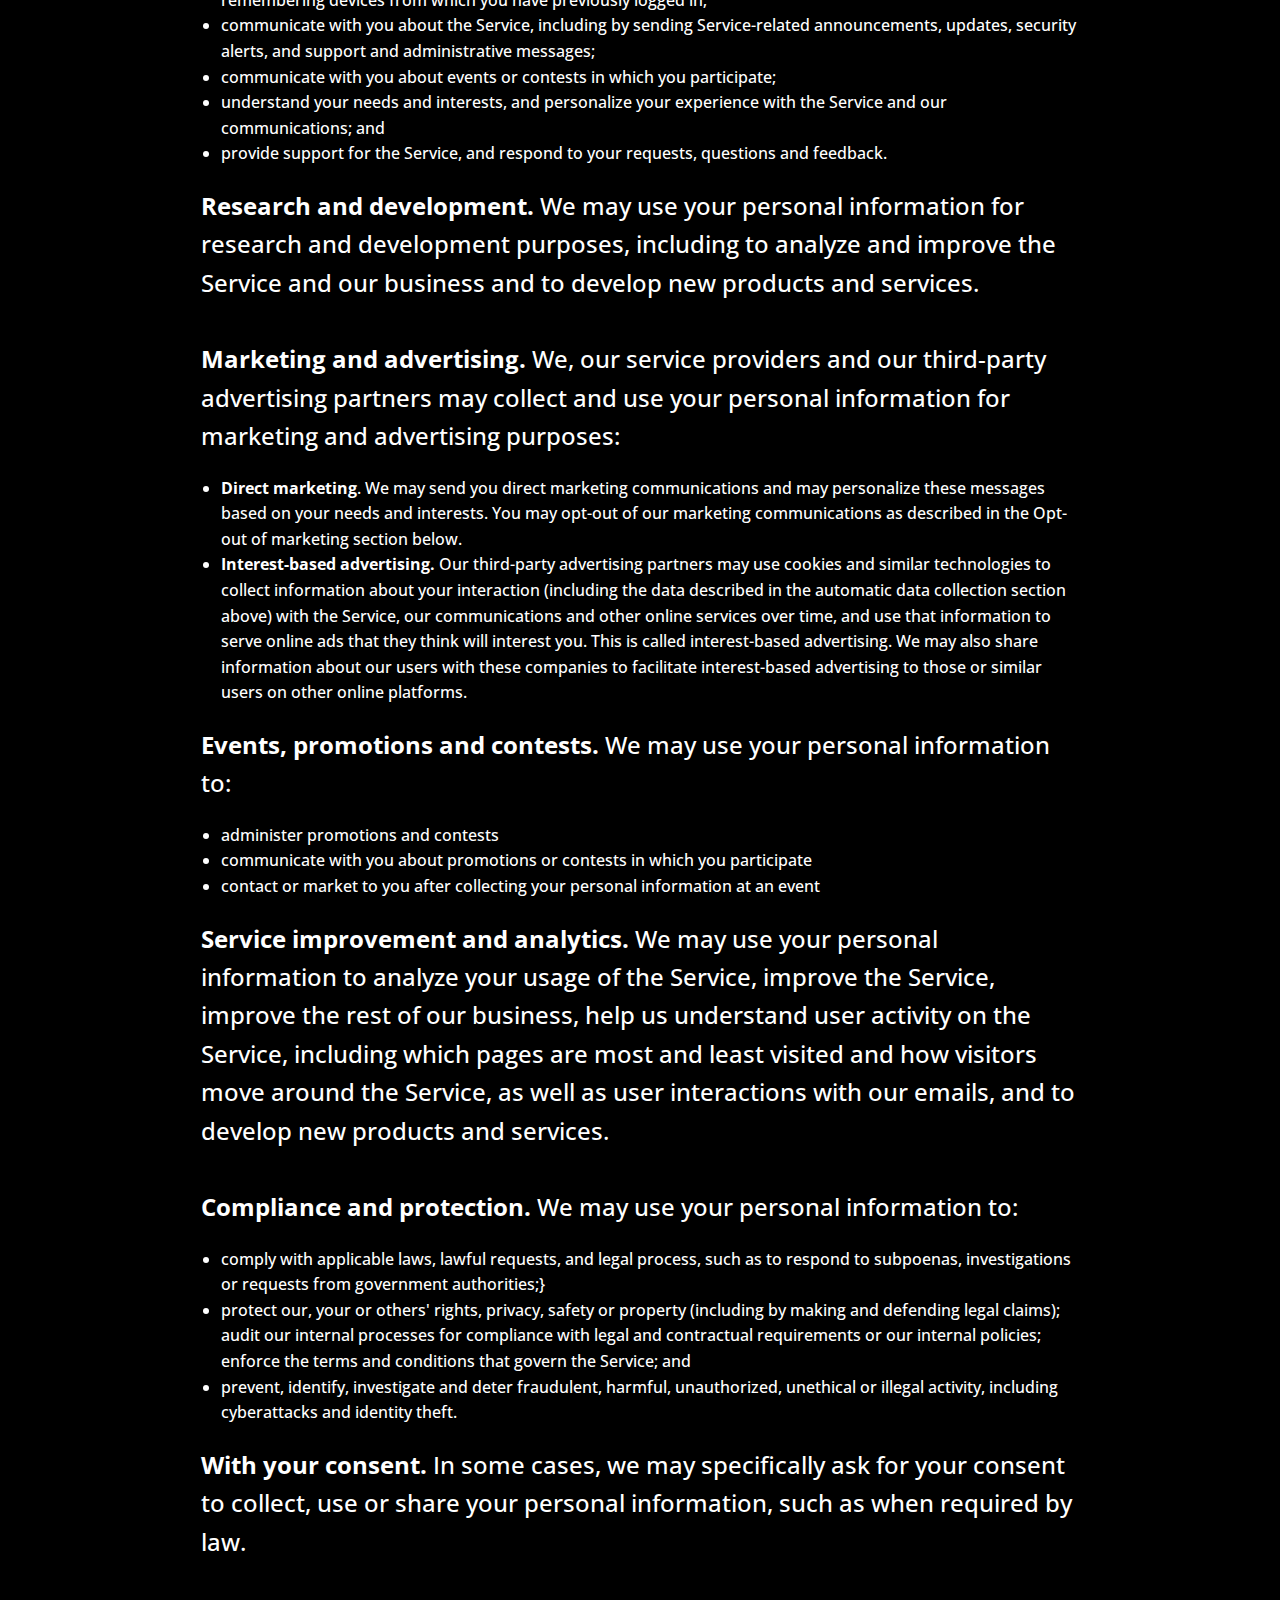
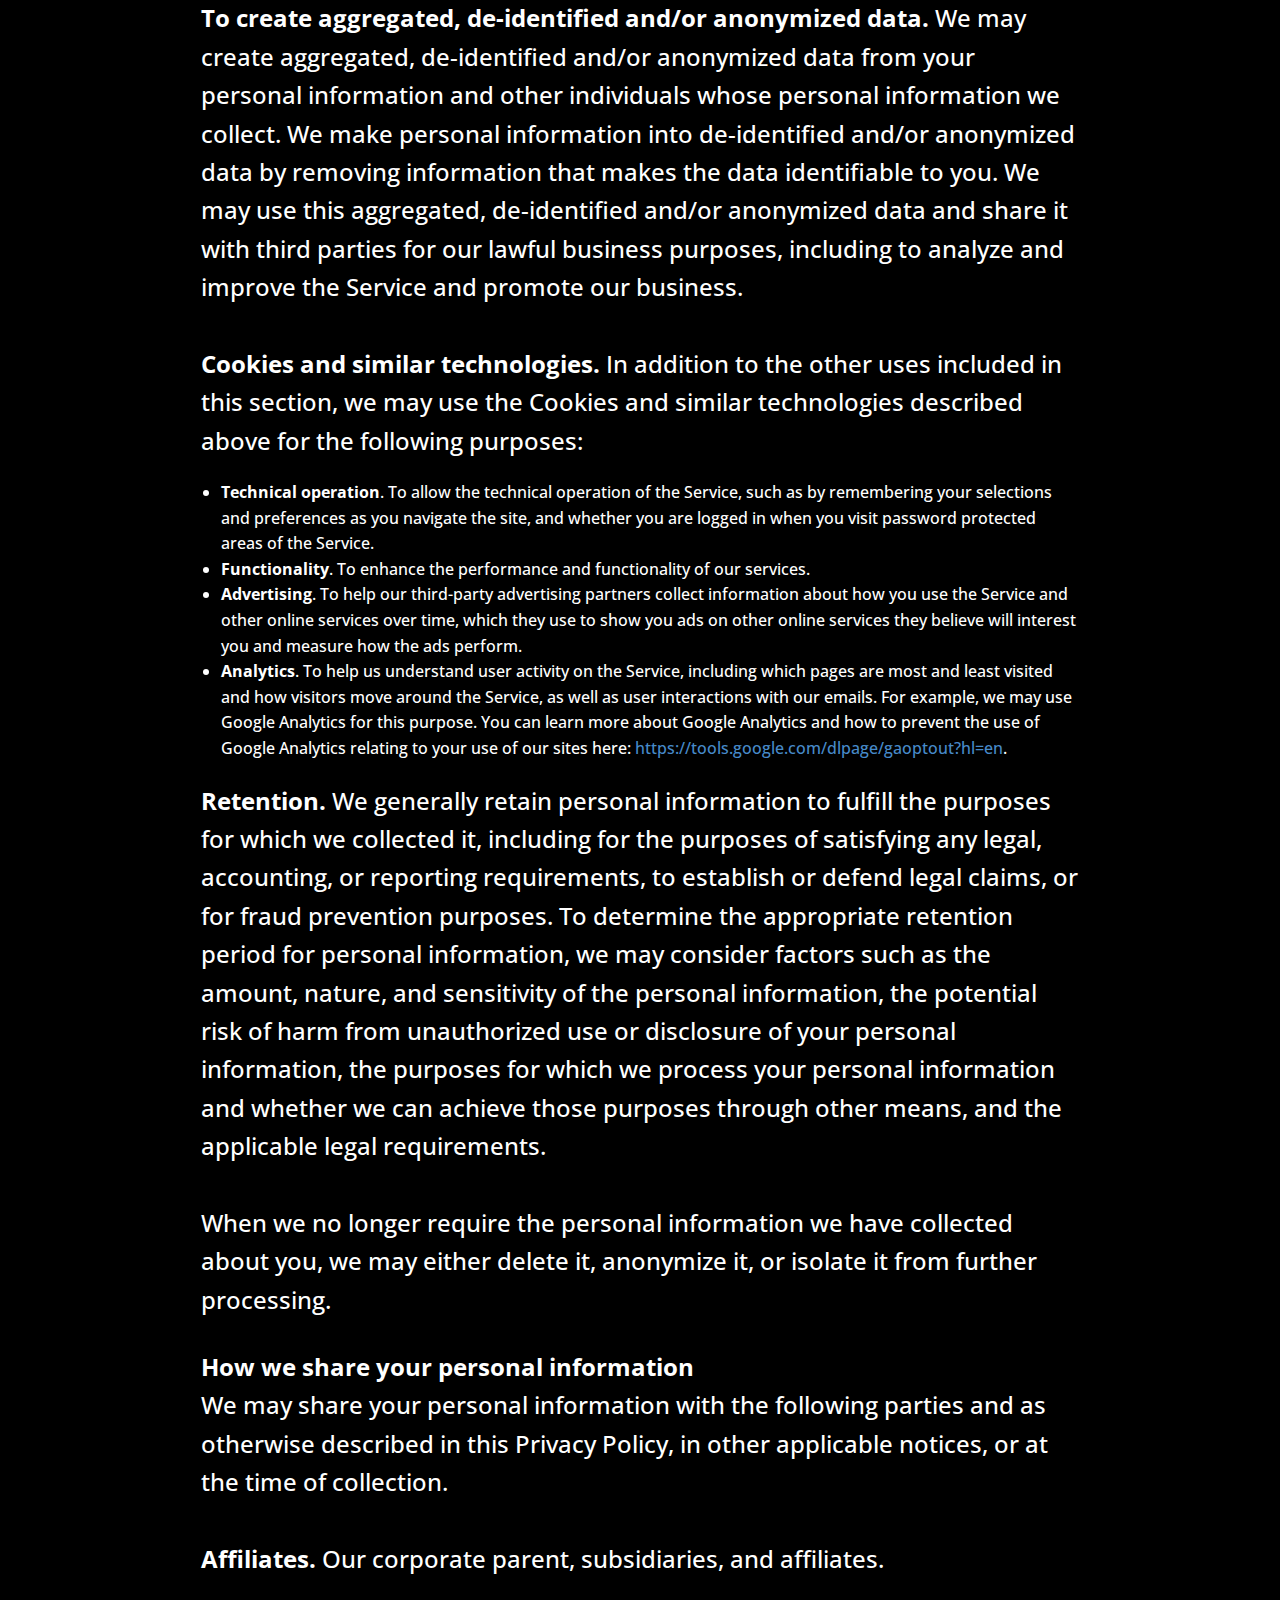
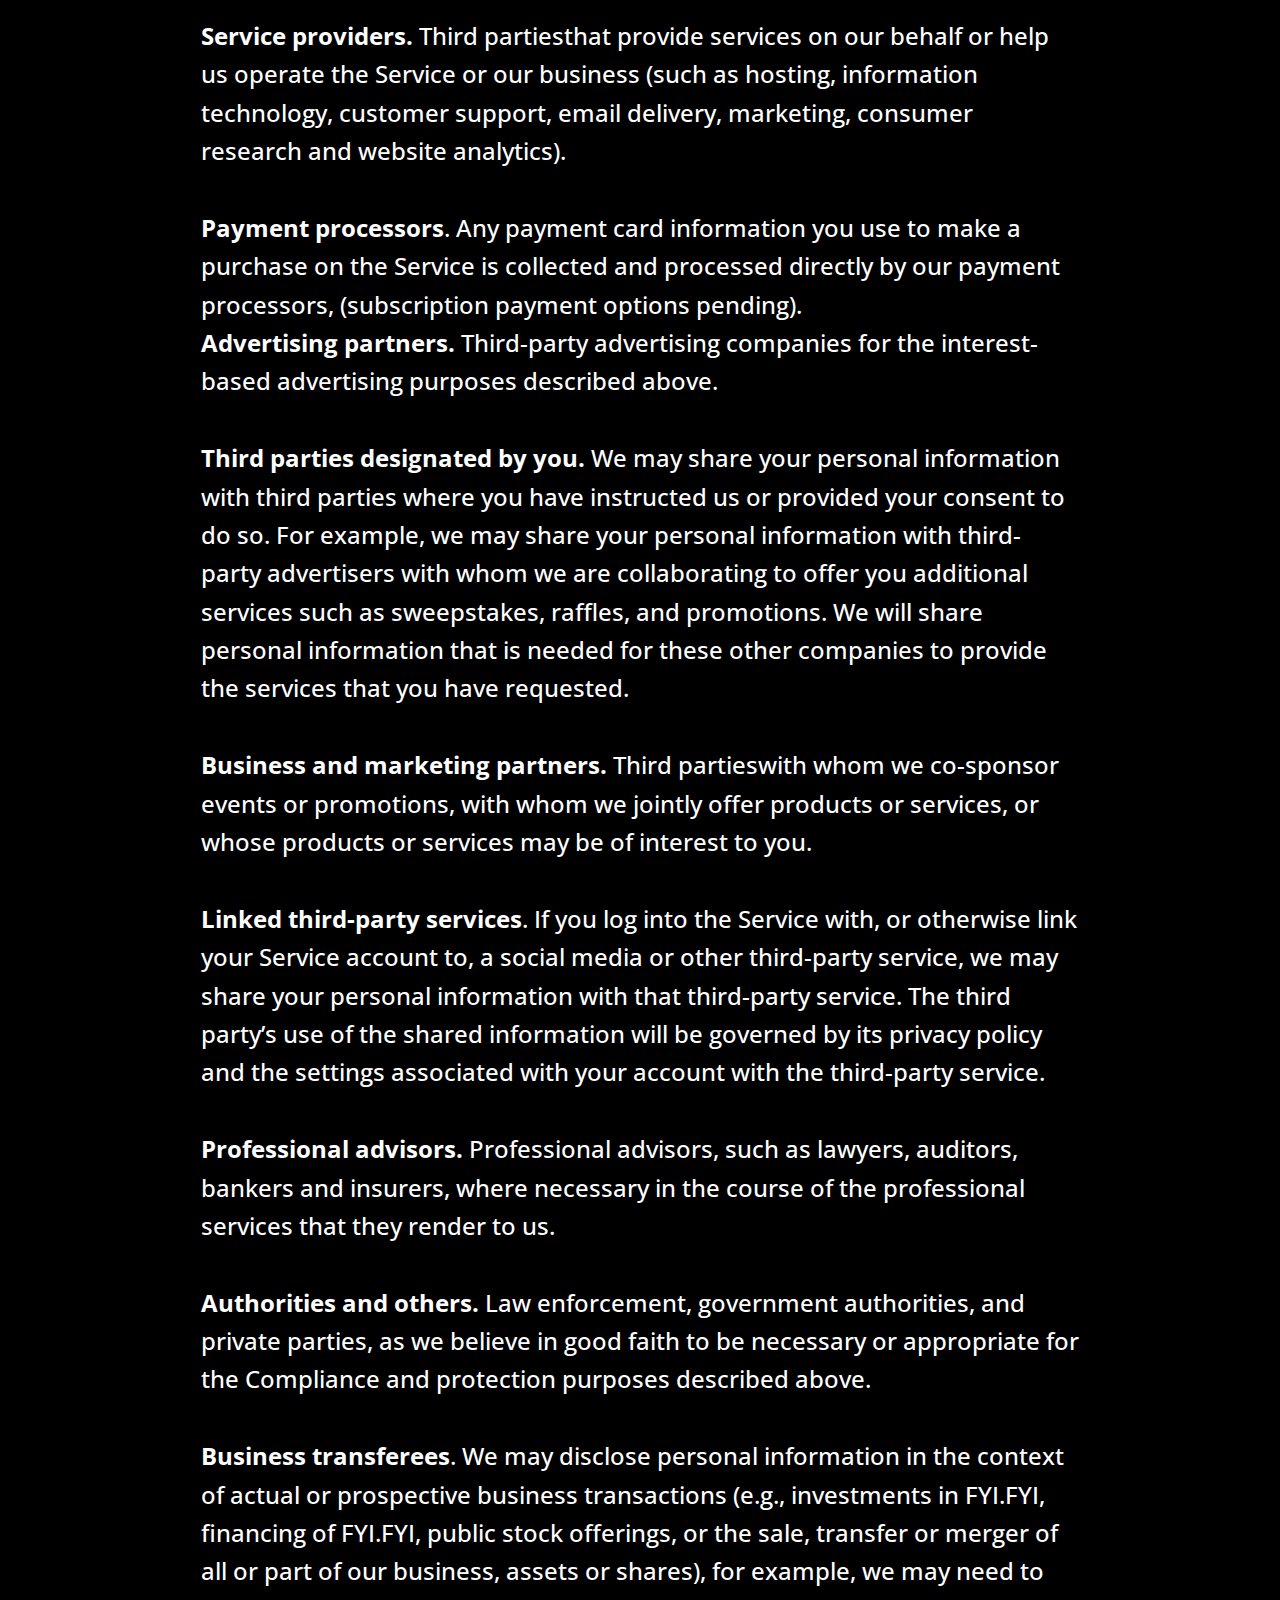
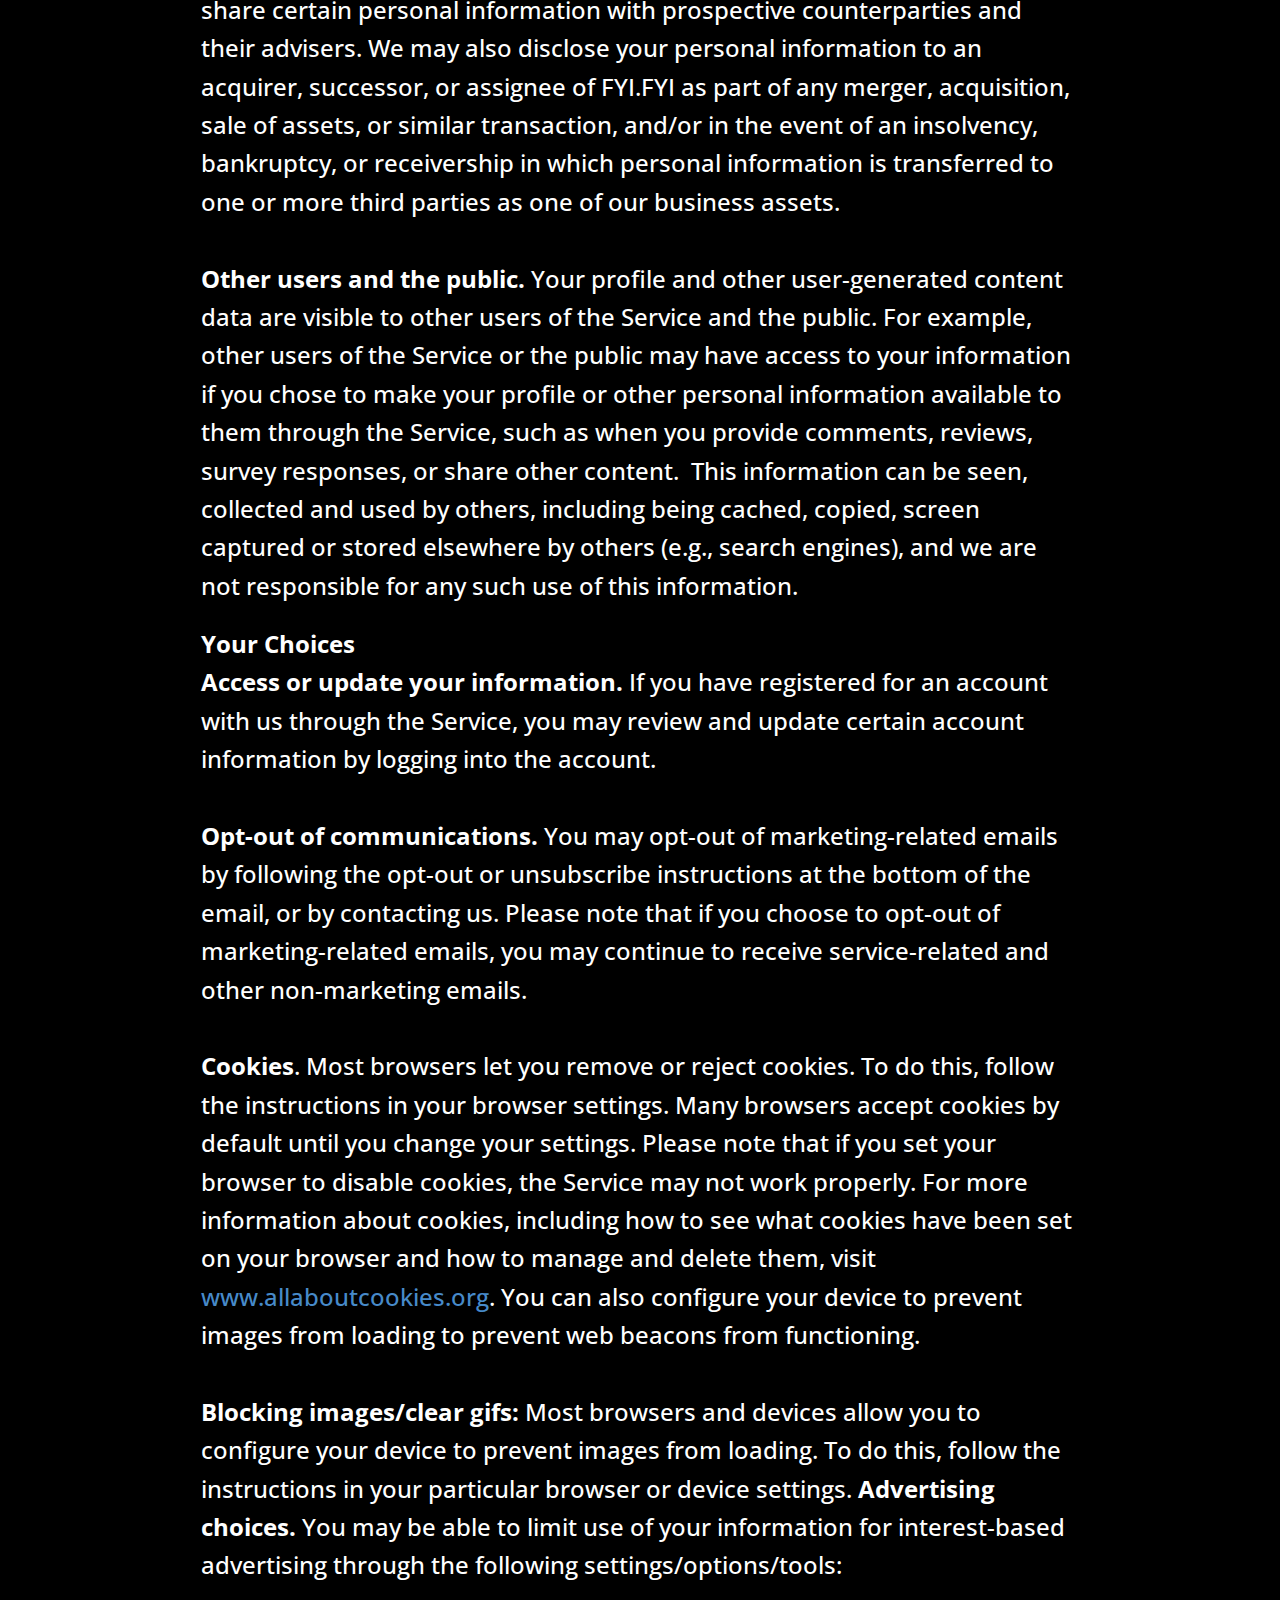
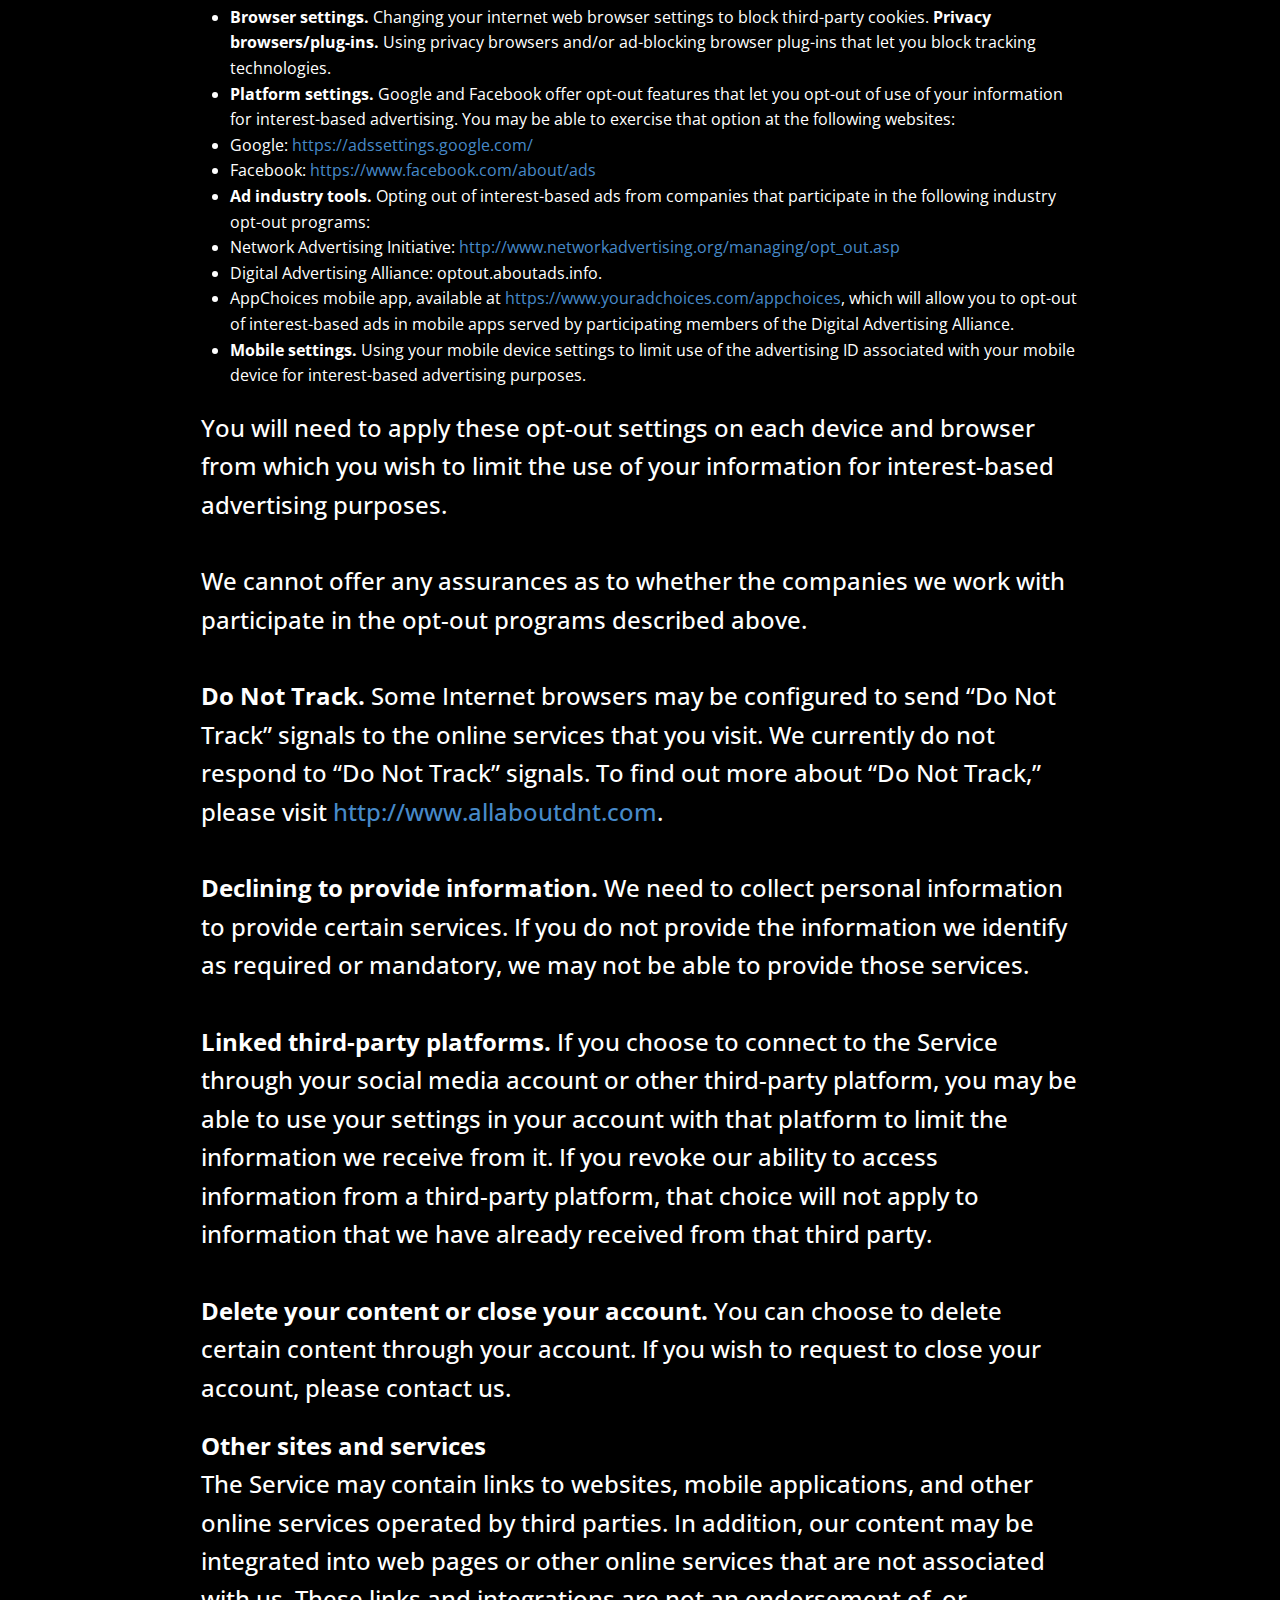
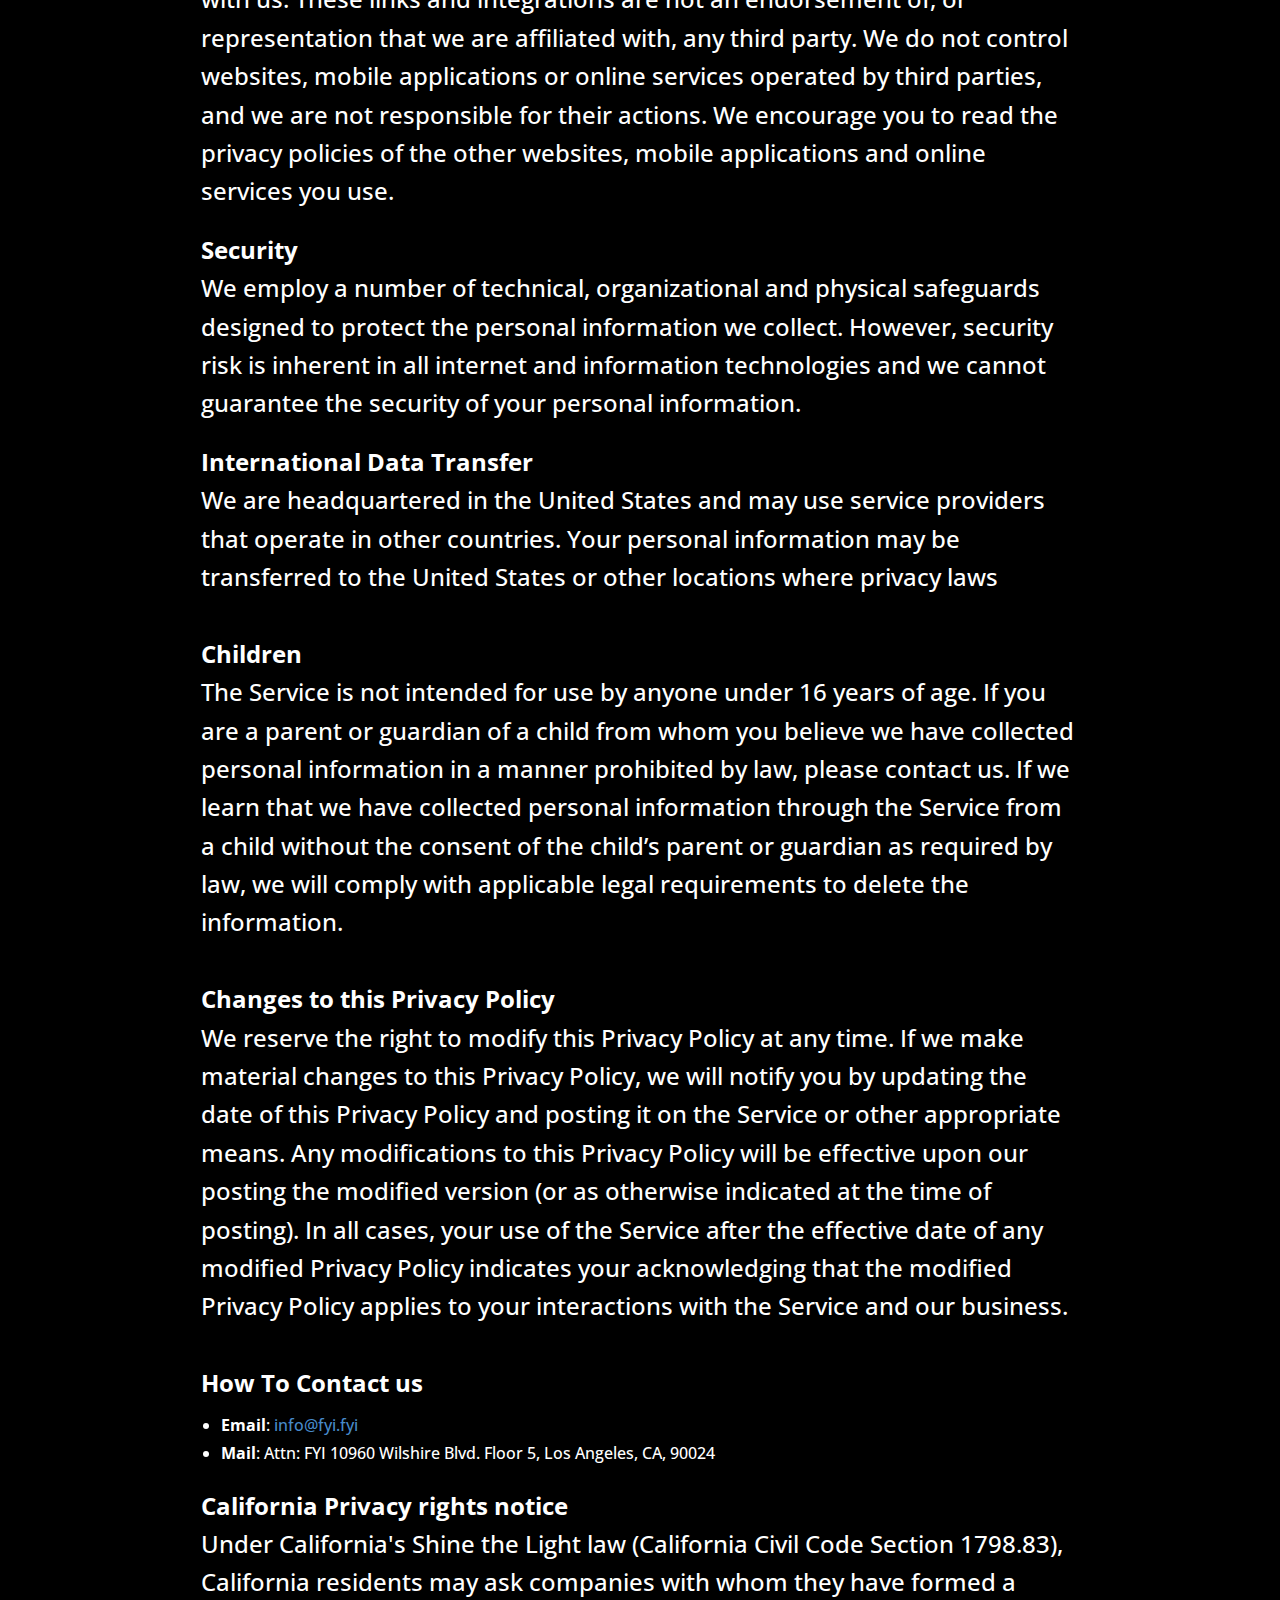
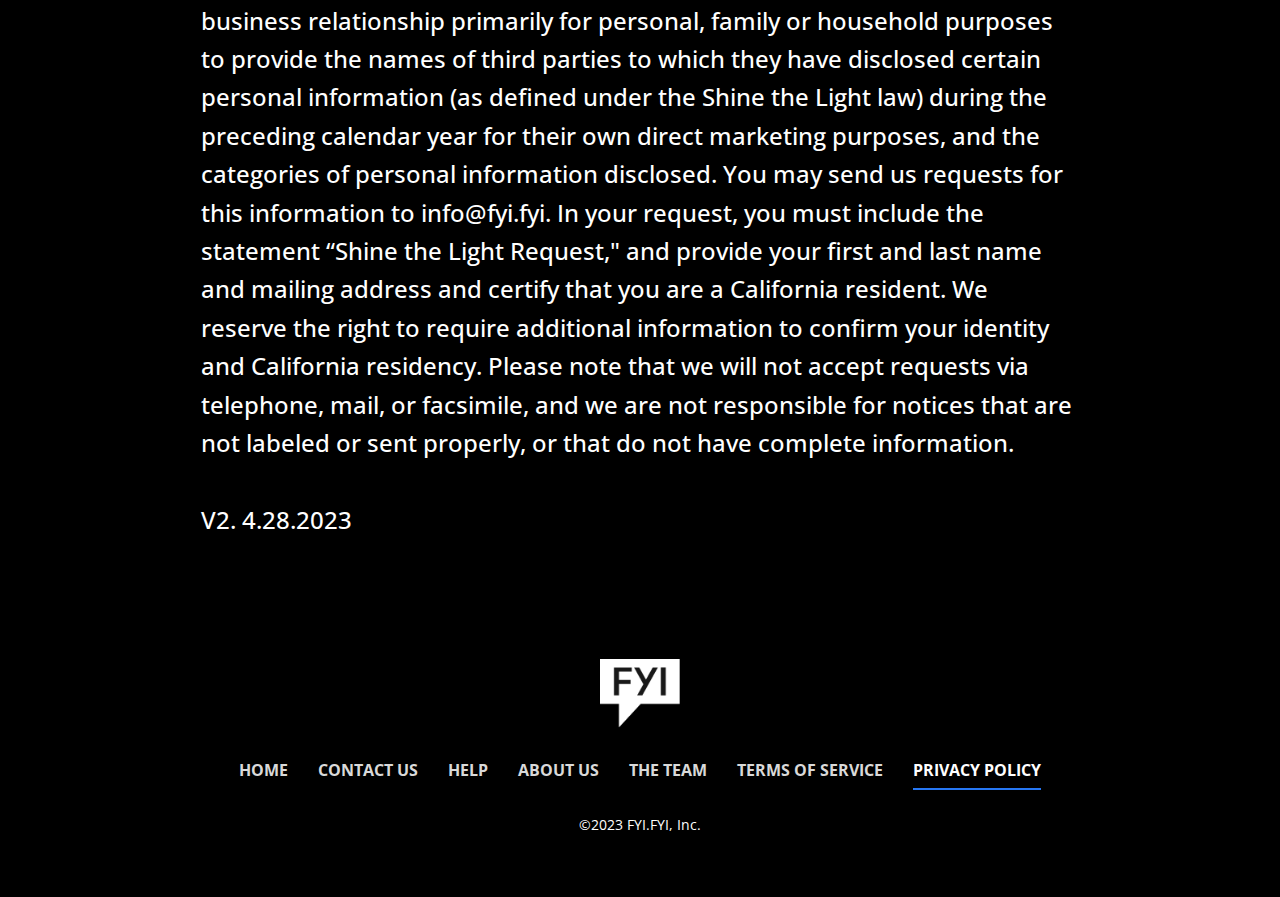
<file: Privacy-Policy.html>
<!DOCTYPE html>
<html style="font-size: 16px;" lang="en"><head>
    <meta name="viewport" content="width=device-width, initial-scale=1.0">
    <meta charset="utf-8">
    <meta name="keywords" content="">
    <meta name="description" content="">
    <title>Privacy Policy</title>
    <link rel="stylesheet" href="FYI1.css" media="screen">
<link rel="stylesheet" href="Privacy-Policy.css" media="screen">
    <script class="u-script" type="text/javascript" src="jquery.js" defer=""></script>
    <script class="u-script" type="text/javascript" src="FYI1.js" defer=""></script>
    <meta name="generator" content="FYI ">
    <link rel="icon" href="images/favicon.svg">
    <link id="u-theme-google-font" rel="stylesheet" href="https://fonts.googleapis.com/css?family=Roboto:100,100i,300,300i,400,400i,500,500i,700,700i,900,900i|Open+Sans:300,300i,400,400i,500,500i,600,600i,700,700i,800,800i">
    
    
    
    <script type="application/ld+json">{
		"@context": "http://schema.org",
		"@type": "Organization",
		"name": "FYI - Focus Your Ideas"
}</script>
    <meta name="theme-color" content="#478ac9">
    <meta property="og:title" content="Privacy Policy">
    <meta property="og:description" content="">
    <meta property="og:type" content="website">
   <meta name="keywords" content="App for creative teams, Creative messenger app, Creative productivity tool, Productivity app for creative teams, Productivity tool for creative teams, Messenger app for creative teams, Secure messaging app for creatives, Secure messaging platform for creative teams, Cloud storage for multimedia files, Creative workspace online, Create virtual workspace, FYI, for your information, focus your ideas, chat, projects, messaging, cloud, storage, creative, visual, workspace, productivity ">
    <meta property="og:image" content="./../images/logofyi.jpg">
    <meta name="twitter:title" content="Messaging - FYI">
    <meta name="twitter:description" content="FYI is a collaborative communication messaging platform for the creative community to manage their digital assets. For the ones who drive culture forward">
    <meta name="twitter:image" content="./../images/logofyi.jpg">
    <meta name="twitter:card" content="summary_large_image">
    
    <meta name="description" content="FYI is a collaborative communication messaging platform for the creative community to manage their digital assets. For the ones who drive culture forward"><script async="" src="https://www.googletagmanager.com/gtag/js?id=UA-229529853-1">
</script>
<script>
  window.dataLayer = window.dataLayer || [];
  function gtag(){dataLayer.push(arguments);}
  gtag('js', new Date());

  gtag('config', 'UA-229529853-1');
</script><meta data-intl-tel-input-cdn-path="intlTelInput/"></head>
  <body class="u-body u-overlap u-xxl-mode" data-lang="en"><header class="u-clearfix u-header u-header" id="sec-5a81"><div class="u-clearfix u-sheet u-sheet-1">
        <nav class="u-menu u-menu-hamburger u-offcanvas u-menu-1" data-responsive-from="XXL">

          <div class="menu-collapse" style="font-size: 1rem; letter-spacing: 0px;" aria-label="menu-collapse">
            <a class="u-button-style u-custom-left-right-menu-spacing u-custom-padding-bottom u-custom-top-bottom-menu-spacing u-nav-link u-text-active-palette-1-base u-text-hover-palette-2-base u-text-white" role="button" alt="This is a hamburger menu" aria-label="Hamburger Menu Options, Home, About us, The team, Contact us" type="button" title="This is a hamburger menu" href="#" style="font-size: calc(1em + 8px);">
              <svg class="u-svg-link" viewBox="0 0 24 24"><use xmlns:xlink="http://www.w3.org/1999/xlink" xlink:href="#menu-hamburger" alt="This is a hamburger menu" title="This is a hamburger menu" aria-label="Hamburger Menu Popup" tabindex="0"></use></svg>
              <svg class="u-svg-content" version="1.1" id="menu-hamburger" viewBox="0 0 16 16" x="0px" y="0px" xmlns:xlink="http://www.w3.org/1999/xlink" aria-hidden="true" focusable="false" alt="This is a hamburger menu" xmlns="http://www.w3.org/2000/svg"><g><rect y="1" width="16" height="2"></rect><rect y="7" width="16" height="2"></rect><rect y="13" width="16" height="2"></rect>
      
</g></svg>
            </a>
          </div>
          <div class="u-custom-menu u-nav-container">
            <ul class="u-nav u-unstyled u-nav-1"><li class="u-nav-item"><a class="u-button-style u-nav-link u-text-active-palette-1-base u-text-hover-palette-2-base" href="index.html" style="padding: 10px 20px;">Home</a>
</li><li class="u-nav-item"><a class="u-button-style u-nav-link u-text-active-palette-1-base u-text-hover-palette-2-base" href="contact/" style="padding: 10px 20px;">Contact Us</a>
</li><li class="u-nav-item"><a class="u-button-style u-nav-link u-text-active-palette-1-base u-text-hover-palette-2-base" href="https://fyihelp.zendesk.com/hc/en-us" target="_blank" style="padding: 10px 20px;">Help</a>
</li><li class="u-nav-item"><a class="u-button-style u-nav-link u-text-active-palette-1-base u-text-hover-palette-2-base" href="aboutus/" style="padding: 10px 20px;">About us</a>
</li><li class="u-nav-item"><a class="u-button-style u-nav-link u-text-active-palette-1-base u-text-hover-palette-2-base" href="team/" style="padding: 10px 20px;">The Team</a>
</li><li class="u-nav-item"><a class="u-button-style u-nav-link u-text-active-palette-1-base u-text-hover-palette-2-base" href="Terms-of-service.html" style="padding: 10px 20px;">Terms of Service</a>
</li><li class="u-nav-item"><a class="u-button-style u-nav-link u-text-active-palette-1-base u-text-hover-palette-2-base" href="Privacy-Policy.html" style="padding: 10px 20px;">Privacy Policy</a>
</li></ul>
          </div>
          <div class="u-custom-menu u-nav-container-collapse">
            <div class="u-black u-container-style u-inner-container-layout u-sidenav">
              <div class="u-inner-container-layout u-sidenav-overflow">
                <div class="u-menu-close"></div>
                <ul class="u-align-left u-custom-font u-heading-font u-nav u-popupmenu-items u-text-hover-custom-color-1 u-unstyled u-nav-2"><li class="u-nav-item"><a class="u-button-style u-nav-link" href="index.html">Home</a>
</li><li class="u-nav-item"><a class="u-button-style u-nav-link" href="contact/">Contact Us</a>
</li><li class="u-nav-item"><a class="u-button-style u-nav-link" href="https://fyihelp.zendesk.com/hc/en-us" target="_blank">Help</a>
</li><li class="u-nav-item"><a class="u-button-style u-nav-link" href="aboutus/">About us</a>
</li><li class="u-nav-item"><a class="u-button-style u-nav-link" href="team/">The Team</a>
</li><li class="u-nav-item"><a class="u-button-style u-nav-link" href="Terms-of-service.html">Terms of Service</a>
</li><li class="u-nav-item"><a class="u-button-style u-nav-link" href="Privacy-Policy.html">Privacy Policy</a>
</li></ul>
              </div>
            </div>
            <div class="u-black u-menu-overlay u-opacity u-opacity-20"></div>
          </div>
        </nav>
        <img class="u-align-left u-image u-image-default u-image-1" src="images/FYILOGO.png" alt="FYI Logo" data-image-width="600" data-image-height="512" data-href="index.html" aria-label="Download the app">
        <a href="https://fyi.fyi/app" title="Download Here" alt="Download the FYI app link" role="button" type="link" class="u-align-right u-border-none u-btn u-btn-round u-button-style u-hover-grey-90 u-radius-50 u-white u-btn-1">Download</a>
      </div></header>
    <section class="u-clearfix u-section-1" id="sec-e43d">
      <div class="u-clearfix u-sheet u-valign-middle-lg u-valign-middle-md u-valign-middle-sm u-valign-middle-xl u-valign-middle-xs u-sheet-1">
        <h1 class="u-align-center-md u-align-center-sm u-align-center-xs u-text u-text-default u-title u-text-1">Privacy Policy</h1>
      </div>
    </section>
    <section class="u-clearfix u-section-2" id="sec-7ad0">
      <div class="u-clearfix u-sheet u-sheet-1">
        <p class="u-text u-text-1">V2. 4.28.2023<br>
          <br>&nbsp;FYI.FYI, Inc. ("<b>FIY.FYI</b>," "<b>we</b>", “<b>us</b>” or "<b>our</b>") provides a messaging and collaboration platform that gives you the power to share your ideas and communicate with the world either one-on-one, in collaborative circles (“groups”), or with the public at large. We also give you tools to store and share access to files you create.&nbsp;<br>
          <br>&nbsp;This Privacy Policy describes how FYI.FYI processes personal information that we collect through our digital or online properties or services that link to this Privacy Policy (including as applicable, our website, mobile application, social media pages, marketing activities, live events and other activities described in this Privacy Policy (collectively, the “<b>Service</b>”)). FYI.FYI may provide additional or supplemental privacy policies to individuals for specific products or services that we offer at the time we collect personal information.&nbsp;
        </p>
        <p class="u-text u-text-2"><b>
            <span style="font-size: 1.5rem;">Personal information we collect</span></b>
          <span style="font-size: 1.5rem;">&nbsp;</span>
          <br>
          <br>
          <span style="font-weight: 700;">Information you provide to us.</span>&nbsp;&nbsp;Personal information you may provide to us through the Service or otherwise includes:&nbsp;
        </p>
        <ul class="u-text u-text-3">
          <li><b style="background-color: #000000; color: #ffffff; font-family: 'Open Sans',sans-serif; font-size: 1rem;"></b><b>Contact data</b>, such as your first and last name, salutation, email address, billing and mailing addresses, professional title and company name, and phone number. <b>Demographic data</b>, such as your city, state, country of residence, postal code, gender, and age. <b>Account data</b>,<b></b>such as the username and password that you may set to establish an online account on the Service, date of birth, biographical details, photograph or picture, links to your profiles on social networks, interests, preferences, information about your participation in our contests, promotions, or surveys, and any other information that you add to your account profile.
          </li>
          <li><b>Phone contacts data</b>, such as the names and telephone numbers of contacts in your phone's contacts list if you choose to share access with us. You may revoke such access at any time in your phone settings.
          </li>
          <li><b>Communications data </b>based on our exchanges with you, including when you contact us through the Service, social media, or otherwise.
          </li>
          <li><b>Marketing data</b>, such as your preferences for receiving our marketing communications and details about your engagement with them. <b>User-generated content data</b>, such as photos, images, music, videos, comments, questions, messages, works of authorship, and other content or information that you generate, transmit, or otherwise make available on the Service, as well as associated metadata. Metadata includes information on how, when, where and by whom a piece of content was collected and how that content has been formatted or edited. Metadata also includes information that users can add or can have added to their content, such as keywords, geographical or location information, and other similar data.
          </li>
          <li><b>Other data </b>not specifically listed here, which we will use as described in this Privacy Policy or as otherwise disclosed at the time of collection.
          </li>
        </ul>
        <p class="u-text u-text-4"><b>Third-party sources. </b>We may combine personal information we receive from you with personal information we obtain from other sources, such as:&nbsp;
        </p>
        <ul class="u-text u-text-5">
          <li><b style="background-color: #000000; color: #ffffff; font-family: 'Open Sans',sans-serif; font-size: 1rem;"></b><b>Public sources</b>, such as government agencies, public records, social media platforms, and other publicly available sources. <b>Private sources, </b>such as data providers, social media platforms<b></b>and data licensors.&nbsp;&nbsp;
          </li>
          <li><b>Our affiliate partners</b>, such as our affiliate network provider and publishers, influencers, and promoters who participate in our paid affiliate programs.&nbsp;
          </li>
          <li><b>Marketing partners</b>,<b></b>such as joint marketing partners and event co-sponsors.&nbsp;
          </li>
          <li><b>Third-party services</b>, such as social media services, that you use to log into, or otherwise link to, your Service account. This data may include your username, profile picture and other information associated with your account on that third-party service that is made available to us based on your account settings on that service.&nbsp;
          </li>
        </ul>
        <p class="u-text u-text-6"><b>Automatic data collection. </b>We, our service providers, and our business partners may automatically log information about you, your computer or mobile device, and your interaction over time with the Service, our communications and other online services, such as:&nbsp;
        </p>
        <ul class="u-text u-text-7">
          <li><b style="background-color: #000000; color: #ffffff; font-family: 'Open Sans',sans-serif; font-size: 1rem;"></b><b>Device data</b>,<b></b>such as your computer or mobile device's operating system type and version, manufacturer and model, browser type, screen resolution, RAM and disk size, CPU usage, device type (e.g., phone, tablet), IP address, unique identifiers (including identifiers used for advertising purposes), language settings, mobile device carrier, radio/network information (e.g., Wi-Fi, LTE, 3G), and general location information such as city, state or geographic area.&nbsp;
          </li>
          <li><b>Online activity data</b>, such as pages or screens you viewed, how long you spent on a page or screen, the website you visited before browsing to the Service, navigation paths between pages or screens, information about your activity on a page or screen, access times and duration of access, and whether you have opened our emails or clicked links within them.&nbsp;
          </li>
          <li><b>Communication interaction data </b>such<b></b>as your interactions with our email, text or other communications (e.g., whether you open and/or forward emails) - we may do this through use of pixel tags (which are also known as clear GIFs), which may be embedded invisibly in our emails.&nbsp;
          </li>
        </ul>
        <p class="u-text u-text-8"><b>Cookies and similar technologies</b>. Some of the automatic collection described above is facilitated by the following technologies:&nbsp;
        </p>
        <ul class="u-text u-text-9">
          <li><b style="background-color: #000000; color: #ffffff; font-family: 'Open Sans',sans-serif; font-size: 1rem;"></b><b>Cookies</b>, which are small text files that websites store on user devices and that allow web servers to record users’ web browsing activities and remember their submissions, preferences, and login status as they navigate a site. Cookies used on our sites include both “session cookies” that are deleted when a session ends, “persistent cookies” that remain longer, “first party” cookies that we place and “third party” cookies that our third-party business partners and service providers place.&nbsp;&nbsp;
          </li>
          <li><b>Local storage technologies</b>, like HTML5, that provide cookie-equivalent functionality but can store larger amounts of data on your device outside of your browser in connection with specific applications.&nbsp;&nbsp;
          </li>
          <li><b>Web beacons</b>, also known as pixel tags or clear GIFs, which are used to demonstrate that a webpage or email was accessed or opened, or that certain content was viewed or clicked.&nbsp;
          </li>
        </ul>
        <p class="u-text u-text-10">
          <span style="font-size: 1.5rem;"></span><b>
            <span style="font-size: 1.5rem;"><b>How we use your personal information</b>&nbsp;
            </span>
            <br></b>We may use your personal information for the following purposes or as otherwise described at the time of collection:&nbsp;<br>
          <br><b>Service delivery and operations. </b>We may use your personal information to:&nbsp;<br>
        </p>
        <ul class="u-text u-text-11">
          <li><b style="background-color: #000000; color: #ffffff; font-family: 'Open Sans',sans-serif; font-size: 1rem;"></b> provide, operate and improve the Service and our business;&nbsp;
          </li>
          <li> personalize the service, including remembering the devices from which you have previously logged in and remembering your selections and preferences as you navigate the Service;&nbsp;</li>
          <li> establish and maintain your user profile on the Service;&nbsp;</li>
          <li> facilitate your invitations to friends or contacts who you want to connect with on, or invite to join, the Service;&nbsp;&nbsp;</li>
          <li>facilitate social features of the Service, such as by identifying and suggesting connections with other users of the Service and providing chat or messaging functionality;&nbsp;</li>
          <li> enable security features of the Service, such as by sending you security codes via email or SMS, and remembering devices from which you have previously logged in;&nbsp;</li>
          <li> communicate with you about the Service, including by sending Service-related announcements, updates, security alerts, and support and administrative messages;&nbsp;</li>
          <li> communicate with you about events or contests in which you participate;&nbsp;</li>
          <li> understand your needs and interests, and personalize your experience with the Service and our communications; and&nbsp;</li>
          <li> provide support for the Service, and respond to your requests, questions and feedback.&nbsp;</li>
        </ul>
        <p class="u-text u-text-12"><b>Research and development. </b>We may use your personal information for research and development purposes, including to analyze and improve the Service and our business and to develop new products and services.&nbsp;<br>
          <br><b>Marketing and advertising. </b>We, our service providers and our third-party advertising partners may collect and use your personal information for marketing and advertising purposes:&nbsp;
        </p>
        <ul class="u-text u-text-13">
          <li><b style="background-color: #000000; color: #ffffff; font-family: 'Open Sans',sans-serif; font-size: 1rem;"></b><b>Direct marketing</b>. We may send you direct marketing communications and may personalize these messages based on your needs and interests. You may opt-out of our marketing communications as described in the Opt-out of marketing section below.<b>&nbsp;</b>&nbsp;
          </li>
          <li><b>Interest-based advertising. </b>Our third-party advertising partners may use cookies and similar technologies to collect information about your interaction (including the data described in the automatic data collection section above) with the Service, our communications and other online services over time, and use that information to serve online ads that they think will interest you. This is called interest-based advertising. We may also share information about our users with these companies to facilitate interest-based advertising to those or similar users on other online platforms.&nbsp;
          </li>
        </ul>
        <p class="u-text u-text-14"><b>Events, promotions and contests.</b> We may use your personal information to:&nbsp;
        </p>
        <ul class="u-text u-text-15">
          <li><b style="background-color: #000000; color: #ffffff; font-family: 'Open Sans',sans-serif; font-size: 1rem;"></b>administer promotions and contests
          </li>
          <li> communicate with you about promotions or contests in which you participate</li>
          <li> contact or market to you after collecting your personal information at an event</li>
        </ul>
        <p class="u-text u-text-16"><b>Service improvement and analytics. </b>We may use your personal information to analyze your usage of the Service, improve the Service, improve the rest of our business, help us understand user activity on the Service, including which pages are most and least visited and how visitors move around the Service, as well as user interactions with our emails, and to develop new products and services.&nbsp;<br>
          <br><b>Compliance and protection. </b>We may use your personal information to:&nbsp;
        </p>
        <ul class="u-text u-text-17">
          <li><b style="background-color: #000000; color: #ffffff; font-family: 'Open Sans',sans-serif; font-size: 1rem;"></b>comply with applicable laws, lawful requests, and legal process, such as to respond to subpoenas, investigations or requests from government authorities;}
          </li>
          <li> protect our, your or others' rights, privacy, safety or property (including by making and defending legal claims);&nbsp;<br> audit our internal processes for compliance with legal and contractual requirements or our internal policies;&nbsp;<br> enforce the terms and conditions that govern the Service; and&nbsp;
          </li>
          <li> prevent, identify, investigate and deter fraudulent, harmful, unauthorized, unethical or illegal activity, including cyberattacks and identity theft.&nbsp;&nbsp;</li>
        </ul>
        <p class="u-text u-text-18"><b>With your consent. </b>In some cases, we may specifically ask for your consent to collect, use or share your personal information, such as when required by law.<b>&nbsp;&nbsp;</b>&nbsp;<br>
          <br><b>To create aggregated, de-identified and/or anonymized data. </b>We may create aggregated, de-identified and/or anonymized data from your personal information and other individuals whose personal information we collect. We make personal information into de-identified and/or anonymized data by removing information that makes the data identifiable to you. We may use this aggregated, de-identified and/or anonymized data and share it with third parties for our lawful business purposes, including to analyze and improve the Service and promote our business. <b>&nbsp;</b>&nbsp;<br>
          <br><b>Cookies and similar technologies. </b>In addition to the other uses included in this section, we may use the Cookies and similar technologies described above for the following purposes:&nbsp;
        </p>
        <ul class="u-text u-text-19">
          <li><b style="background-color: #000000; color: #ffffff; font-family: 'Open Sans',sans-serif; font-size: 1rem;"></b><b>Technical operation</b>. To allow the technical operation of the Service, such as by remembering your selections and preferences as you navigate the site, and whether you are logged in when you visit password protected areas of the Service.&nbsp;
          </li>
          <li><b>Functionality</b>. To enhance the performance and functionality of our services.&nbsp;
          </li>
          <li><b>Advertising</b>. To help our third-party advertising partners collect information about how you use the Service and other online services over time, which they use to show you ads on other online services they believe will interest you and measure how the ads perform.&nbsp;
          </li>
          <li><b>Analytics</b>. To help us understand user activity on the Service, including which pages are most and least visited and how visitors move around the Service, as well as user interactions with our emails. For example, we may use Google Analytics for this purpose. You can learn more about Google Analytics and how to prevent the use of Google Analytics relating to your use of our sites here: <a href="https://tools.google.com/dlpage/gaoptout?hl=en" class="u-active-none u-border-none u-btn u-button-style u-hover-none u-none u-text-palette-1-base u-btn-1">https://tools.google.com/dlpage/gaoptout?hl=en</a>.&nbsp;
          </li>
        </ul>
        <p class="u-text u-text-20"><b>Retention.</b> We generally retain personal information to fulfill the purposes for which we collected it, including for the purposes of satisfying any legal, accounting, or reporting requirements, to establish or defend legal claims, or for fraud prevention purposes. To determine the appropriate retention period for personal information, we may consider factors such as the amount, nature, and sensitivity of the personal information, the potential risk of harm from unauthorized use or disclosure of your personal information, the purposes for which we process your personal information and whether we can achieve those purposes through other means, and the applicable legal requirements.&nbsp;&nbsp;<br>
          <br>When we no longer require the personal information we have collected about you, we may either delete it, anonymize it, or isolate it from further processing.&nbsp;
        </p>
        <p class="u-text u-text-21">
          <span style="font-size: 1.5rem;"></span><b>
            <span style="font-size: 1.5rem;"><b>How we share your personal information</b>
            </span>
            <br></b>We may share your personal information with the following parties and as otherwise described in this Privacy Policy, in other applicable notices, or at the time of collection.&nbsp;&nbsp;&nbsp;<br>
          <br><b>Affiliates. </b>Our corporate parent, subsidiaries, and affiliates.&nbsp;<br>
          <br><b>Service providers.</b> Third parties<b></b>that provide services on our behalf or help us operate the Service or our business (such as hosting, information technology, customer support, email delivery, marketing, consumer research and website analytics).&nbsp;&nbsp;<br>
          <br><b>Payment processors</b>. Any payment card information you use to make a purchase on the Service is collected and processed directly by our payment processors, (subscription payment options pending). <br><b>Advertising partners. </b>Third-party advertising companies for the interest-based advertising purposes described above.&nbsp;&nbsp;<br>
          <br><b>Third parties designated by you. </b>We may share your personal information with third parties where you have instructed us or provided your consent to do so. For example, we may share your personal information with third-party advertisers with whom we are collaborating to offer you additional services such as sweepstakes, raffles, and promotions. We will share personal information that is needed for these other companies to provide the services that you have requested.<b>&nbsp;</b>&nbsp;<br>
          <br><b>Business and marketing partners. </b>Third parties<b></b>with whom we co-sponsor events or promotions, with whom we jointly offer products or services, or whose products or services may be of interest to you.&nbsp;<br>
          <br><b>Linked third-party services</b>. If you log into the Service with, or otherwise link your Service account to, a social media or other third-party service, we may share your personal information with that third-party service. The third party’s use of the shared information will be governed by its privacy policy and the settings associated with your account with the third-party service.&nbsp;<br>
          <br><b>Professional advisors.</b> Professional advisors, such as lawyers, auditors, bankers and insurers, where necessary in the course of the professional services that they render to us.&nbsp;<br>
          <br><b>Authorities and others. </b>Law enforcement, government authorities, and private parties, as we believe in good faith to be necessary or appropriate for the Compliance and protection purposes described above.&nbsp;&nbsp;<br>
          <br><b>Business transferees</b>. We may disclose personal information in the context of actual or prospective business transactions (e.g., investments in FYI.FYI, financing of FYI.FYI, public stock offerings, or the sale, transfer or merger of all or part of our business, assets or shares), for example, we may need to share certain personal information with prospective counterparties and their advisers. We may also disclose your personal information to an acquirer, successor, or assignee of FYI.FYI as part of any merger, acquisition, sale of assets, or similar transaction, and/or in the event of an insolvency, bankruptcy, or receivership in which personal information is transferred to one or more third parties as one of our business assets.&nbsp;<br>
          <br><b>Other users and the public. </b>Your profile and other user-generated content data are visible to other users of the Service and the public. For example, other users of the Service or the public may have access to your information if you chose to make your profile or other personal information available to them through the Service, such as when you provide comments, reviews, survey responses, or share other content.&nbsp; This information can be seen, collected and used by others, including being cached, copied, screen captured or stored elsewhere by others (e.g., search engines), and we are not responsible for any such use of this information.<br>
        </p>
        <p class="u-text u-text-22"><b>
            <span style="font-size: 24px;">Your Choices</span>
            <br></b><b>Access or update your information. </b>If you have registered for an account with us through the Service, you may review and update certain account information by logging into the account.&nbsp;&nbsp;<br>
          <br><b>Opt-out of communications. </b>You may opt-out of marketing-related emails by following the opt-out or unsubscribe instructions at the bottom of the email, or by contacting us. Please note that if you choose to opt-out of marketing-related emails, you may continue to receive service-related and other non-marketing emails.&nbsp;&nbsp;&nbsp;<br>
          <br><b>Cookies</b>. Most browsers let you remove or reject cookies. To do this, follow the instructions in your browser settings. Many browsers accept cookies by default until you change your settings. Please note that if you set your browser to disable cookies, the Service may not work properly. For more information about cookies, including how to see what cookies have been set on your browser and how to manage and delete them, visit <a href="http://www.allaboutcookies.org/" class="u-active-none u-border-none u-btn u-button-style u-hover-none u-none u-text-palette-1-base u-btn-2">www.allaboutcookies.org</a>. You can also configure your device to prevent images from loading to prevent web beacons from functioning.&nbsp;<br>
          <br><b>Blocking images/clear gifs: </b>Most browsers and devices allow you to configure your device to prevent images from loading. To do this, follow the instructions in your particular browser or device settings. <b>Advertising choices. </b>You may be able to limit use of your information for interest-based advertising through the following settings/options/tools:&nbsp;<br>
        </p>
        <ul class="u-text u-text-23">
          <li><b></b><b>Browser settings. </b>Changing your internet web browser settings to block third-party cookies. <b>Privacy browsers/plug-ins.</b> Using privacy browsers and/or ad-blocking browser plug-ins that let you block tracking technologies.
          </li>
          <li><b>Platform settings.</b> Google and Facebook offer opt-out features that let you opt-out of use of your information for interest-based advertising. You may be able to exercise that option at the following websites:
          </li>
          <li>Google: <a href="https://adssettings.google.com/" class="u-active-none u-border-none u-btn u-button-style u-hover-none u-none u-text-palette-1-base u-btn-3">https://adssettings.google.com/</a>
          </li>
          <li> Facebook: <a href="https://www.facebook.com/about/ads" class="u-active-none u-border-none u-btn u-button-style u-hover-none u-none u-text-palette-1-base u-btn-4">https://www.facebook.com/about/ads</a>
          </li>
          <li><b>Ad industry tools.</b> Opting out of interest-based ads from companies that participate in the following industry opt-out programs:
          </li>
          <li> Network Advertising Initiative: <a href="http://www.networkadvertising.org/managing/opt_out.asp" class="u-active-none u-border-none u-btn u-button-style u-hover-none u-none u-text-palette-1-base u-btn-5">http://www.networkadvertising.org/managing/opt_out.asp</a>
          </li>
          <li> Digital Advertising Alliance: optout.aboutads.info.</li>
          <li> AppChoices mobile app, available at <a href="https://www.youradchoices.com/appchoices" class="u-active-none u-border-none u-btn u-button-style u-hover-none u-none u-text-palette-1-base u-btn-6">https://www.youradchoices.com/appchoices</a>, which will allow you to opt-out of interest-based ads in mobile apps served by participating members of the Digital Advertising Alliance.
          </li>
          <li><b>Mobile settings. </b>Using your mobile device settings to limit use of the advertising ID associated with your mobile device for interest-based advertising purposes.
          </li>
        </ul>
        <p class="u-text u-text-24"><b></b> You will need to apply these opt-out settings on each device and browser from which you wish to limit the use of your information for interest-based advertising purposes.&nbsp;&nbsp;&nbsp;<br>
          <br>We cannot offer any assurances as to whether the companies we work with participate in the opt-out programs described above.&nbsp;&nbsp;<br>
          <br><b>Do Not Track. </b>Some Internet browsers may be configured to send “Do Not Track” signals to the online services that you visit. We currently do not respond to “Do Not Track” signals. To find out more about “Do Not Track,” please visit <a href="http://www.allaboutdnt.com/" class="u-active-none u-border-none u-btn u-button-style u-hover-none u-none u-text-palette-1-base u-btn-7">http://www.allaboutdnt.com</a>.&nbsp;<br>
          <br><b>Declining to provide information. </b>We need to collect personal information to provide certain services. If you do not provide the information we identify as required or mandatory, we may not be able to provide those services.&nbsp;<br>
          <br><b>Linked third-party platforms. </b>If you choose to connect to the Service through your social media account or other third-party platform, you may be able to use your settings in your account with that platform to limit the information we receive from it. If you revoke our ability to access information from a third-party platform, that choice will not apply to information that we have already received from that third party.&nbsp;<br>
          <br><b>Delete your content or close your account.</b> You can choose to delete certain content through your account. If you wish to request to close your account, please contact us.&nbsp;<br>
        </p>
        <p class="u-text u-text-25"><b>
            <span style="font-size: 24px;">Other sites and services</span>
            <br></b> The Service may contain links to websites, mobile applications, and other online services operated by third parties. In addition, our content may be integrated into web pages or other online services that are not associated with us. These links and integrations are not an endorsement of, or representation that we are affiliated with, any third party. We do not control websites, mobile applications or online services operated by third parties, and we are not responsible for their actions. We encourage you to read the privacy policies of the other websites, mobile applications and online services you use.&nbsp;<br>
        </p>
        <p class="u-text u-text-26"><b>
            <span style="font-size: 24px;">Security</span>
            <br></b> We employ a number of technical, organizational and physical safeguards designed to protect the personal information we collect. However, security risk is inherent in all internet and information technologies and we cannot guarantee the security of your personal information.&nbsp;&nbsp;<br>
        </p>
        <p class="u-text u-text-27"><b>
            <span style="font-size: 24px;">International Data Transfer</span>
            <br></b> We are headquartered in the United States and may use service providers that operate in other countries. Your personal information may be transferred to the United States or other locations where privacy laws&nbsp;&nbsp;<br>
          <br><b>
            <span style="font-size: 1.5rem;">Children</span>
            <br></b>The Service is not intended for use by anyone under 16 years of age. If you are a parent or guardian of a child from whom you believe we have collected personal information in a manner prohibited by law, please contact us. If we learn that we have collected personal information through the Service from a child without the consent of the child’s parent or guardian as required by law, we will comply with applicable legal requirements to delete the information.&nbsp;&nbsp;<br>
          <br><b>
            <span style="font-size: 24px;">Changes to this Privacy Policy</span>
            <br></b> We reserve the right to modify this Privacy Policy at any time. If we make material changes to this Privacy Policy, we will notify you by updating the date of this Privacy Policy and posting it on the Service or other appropriate means. Any modifications to this Privacy Policy will be effective upon our posting the modified version (or as otherwise indicated at the time of posting). In all cases, your use of the Service after the effective date of any modified Privacy Policy indicates your acknowledging that the modified Privacy Policy applies to your interactions with the Service and our business.&nbsp;<br>
          <br>
          <span style="font-size: 1.5rem; font-weight: 700;">How To Contact us</span>
          <br>
        </p>
        <ul class="u-text u-text-28">
          <li><b>
              <span style="font-size: 24px;"></span></b><b>Email</b>: <a href="mailto:info@fyi.fyi" class="u-active-none u-border-none u-btn u-button-style u-hover-none u-none u-text-palette-1-base u-btn-8">info@fyi.fyi</a>
          </li>
          <li><b>Mail</b>: Attn: FYI 10960 Wilshire Blvd. Floor 5, Los Angeles, CA, 90024
          </li>
        </ul>
        <p class="u-text u-text-29"><b>
            <span style="font-size: 24px;">California Privacy rights notice</span>
            <br></b>Under California's Shine the Light law (California Civil Code Section 1798.83), California residents may ask companies with whom they have formed a business relationship primarily for personal, family or household purposes to provide the names of third parties to which they have disclosed certain personal information (as defined under the Shine the Light law) during the preceding calendar year for their own direct marketing purposes, and the categories of personal information disclosed. You may send us requests for this information to info@fyi.fyi. In your request, you must include the statement “Shine the Light Request," and provide your first and last name and mailing address and certify that you are a California resident. We reserve the right to require additional information to confirm your identity and California residency. Please note that we will not accept requests via telephone, mail, or facsimile, and we are not responsible for notices that are not labeled or sent properly, or that do not have complete information.&nbsp;<br>
          <br>V2. 4.28.2023<br>
        </p>
      </div>
    </section>
    
    
    <footer class="u-align-center u-clearfix u-footer u-footer" id="sec-d7a4"><div class="u-clearfix u-sheet u-valign-middle-lg u-valign-middle-md u-valign-middle-sm u-valign-middle-xl u-valign-middle-xs u-sheet-1">
        <img class="u-image u-image-contain u-image-default u-preserve-proportions u-image-1" src="images/image37.png" alt="" data-image-width="99" data-image-height="85">
        <nav class="u-menu u-menu-one-level u-offcanvas u-menu-1">
          <div class="menu-collapse" style="font-size: 1rem; letter-spacing: 0px; font-weight: 700; text-transform: uppercase;">
            <a class="u-button-style u-custom-active-border-color u-custom-border u-custom-border-color u-custom-borders u-custom-hover-border-color u-custom-padding-bottom u-custom-text-active-color u-custom-text-color u-custom-text-hover-color u-custom-top-bottom-menu-spacing u-nav-link" href="#" style="padding: 1px 0px; font-size: calc(1em + 2px);">
              <svg class="u-svg-link" viewBox="0 0 24 24"><use xmlns:xlink="http://www.w3.org/1999/xlink" xlink:href="#svg-d5ef"></use></svg>
              <svg class="u-svg-content" version="1.1" id="svg-d5ef" viewBox="0 0 16 16" x="0px" y="0px" xmlns:xlink="http://www.w3.org/1999/xlink" xmlns="http://www.w3.org/2000/svg"><g><rect y="1" width="16" height="2"></rect><rect y="7" width="16" height="2"></rect><rect y="13" width="16" height="2"></rect>
</g></svg>
            </a>
          </div>
          <div class="u-custom-menu u-nav-container" aria-label="footer">
            <ul class="u-nav u-spacing-30 u-unstyled u-nav-1"><li class="u-nav-item"><a class="u-border-2 u-border-active-custom-color-1 u-border-hover-custom-color-1 u-border-no-left u-border-no-right u-border-no-top u-button-style u-nav-link u-text-active-white u-text-grey-15 u-text-hover-palette-1-light-1" href="index.html" style="padding: 10px 0px;" title="Home" alt="Back to Home page">Home</a>
</li><li class="u-nav-item"><a class="u-border-2 u-border-active-custom-color-1 u-border-hover-custom-color-1 u-border-no-left u-border-no-right u-border-no-top u-button-style u-nav-link u-text-active-white u-text-grey-15 u-text-hover-palette-1-light-1" href="contact/" style="padding: 10px 0px;" alt="Contact us page" title="Contact us" >Contact us</a>
</li><li class="u-nav-item"><a class="u-border-2 u-border-active-custom-color-1 u-border-hover-custom-color-1 u-border-no-left u-border-no-right u-border-no-top u-button-style u-nav-link u-text-active-white u-text-grey-15 u-text-hover-palette-1-light-1" href="https://fyihelp.zendesk.com/hc/en-us" target="_blank" style="padding: 10px 0px;" title="Help Page" alt="Help Page">Help</a>
</li><li class="u-nav-item"><a class="u-border-2 u-border-active-custom-color-1 u-border-hover-custom-color-1 u-border-no-left u-border-no-right u-border-no-top u-button-style u-nav-link u-text-active-white u-text-grey-15 u-text-hover-palette-1-light-1" href="aboutus/" style="padding: 10px 0px;" alt="About us page" title="About us">About us</a>
</li><li class="u-nav-item"><a class="u-border-2 u-border-active-custom-color-1 u-border-hover-custom-color-1 u-border-no-left u-border-no-right u-border-no-top u-button-style u-nav-link u-text-active-white u-text-grey-15 u-text-hover-palette-1-light-1" href="team/" style="padding: 10px 0px;" alt="The team page" title="The Team">The Team</a>
</li><li class="u-nav-item"><a class="u-border-2 u-border-active-custom-color-1 u-border-hover-custom-color-1 u-border-no-left u-border-no-right u-border-no-top u-button-style u-nav-link u-text-active-white u-text-grey-15 u-text-hover-palette-1-light-1" href="Terms-of-service.html" style="padding: 10px 0px;" alt="Terms of Service Page" title="Terms of Service">Terms of Service</a>
</li><li class="u-nav-item"><a class="u-border-2 u-border-active-custom-color-1 u-border-hover-custom-color-1 u-border-no-left u-border-no-right u-border-no-top u-button-style u-nav-link u-text-active-white u-text-grey-15 u-text-hover-palette-1-light-1" href="Privacy-Policy.html" style="padding: 10px 0px;" alt="Privacy Page" title="Privacy Policy">Privacy Policy</a>
</li></ul>
          </div>
          <div class="u-custom-menu u-nav-container-collapse">
            <div class="u-black u-container-style u-inner-container-layout u-opacity u-opacity-95 u-sidenav">
              <div class="u-inner-container-layout u-sidenav-overflow">
                <div class="u-menu-close"></div>
                <ul class="u-align-center u-nav u-popupmenu-items u-unstyled u-nav-2"><li class="u-nav-item"><a class="u-button-style u-nav-link" href="index.html">Home</a>
</li><li class="u-nav-item"><a class="u-button-style u-nav-link" href="contact/">Contact us</a>
</li><li class="u-nav-item"><a class="u-button-style u-nav-link" href="https://fyihelp.zendesk.com/hc/en-us" target="_blank">Help</a>
</li><li class="u-nav-item"><a class="u-button-style u-nav-link" href="aboutus/">About us</a>
</li><li class="u-nav-item"><a class="u-button-style u-nav-link" href="team/">The Team</a>
</li><li class="u-nav-item"><a class="u-button-style u-nav-link" href="Terms-of-service.html">Terms of Services</a>
</li><li class="u-nav-item"><a class="u-button-style u-nav-link" href="Privacy-Policy.html" >Privacy Policy</a>
</li></ul>
              </div>
            </div>
            <div class="u-black u-menu-overlay u-opacity u-opacity-70"></div>
          </div>
        </nav>
        <p class="u-small-text u-text u-text-variant u-text-1"> ©2023 FYI.FYI, Inc.</p>
      </div></footer>
  
</body></html>
</file>
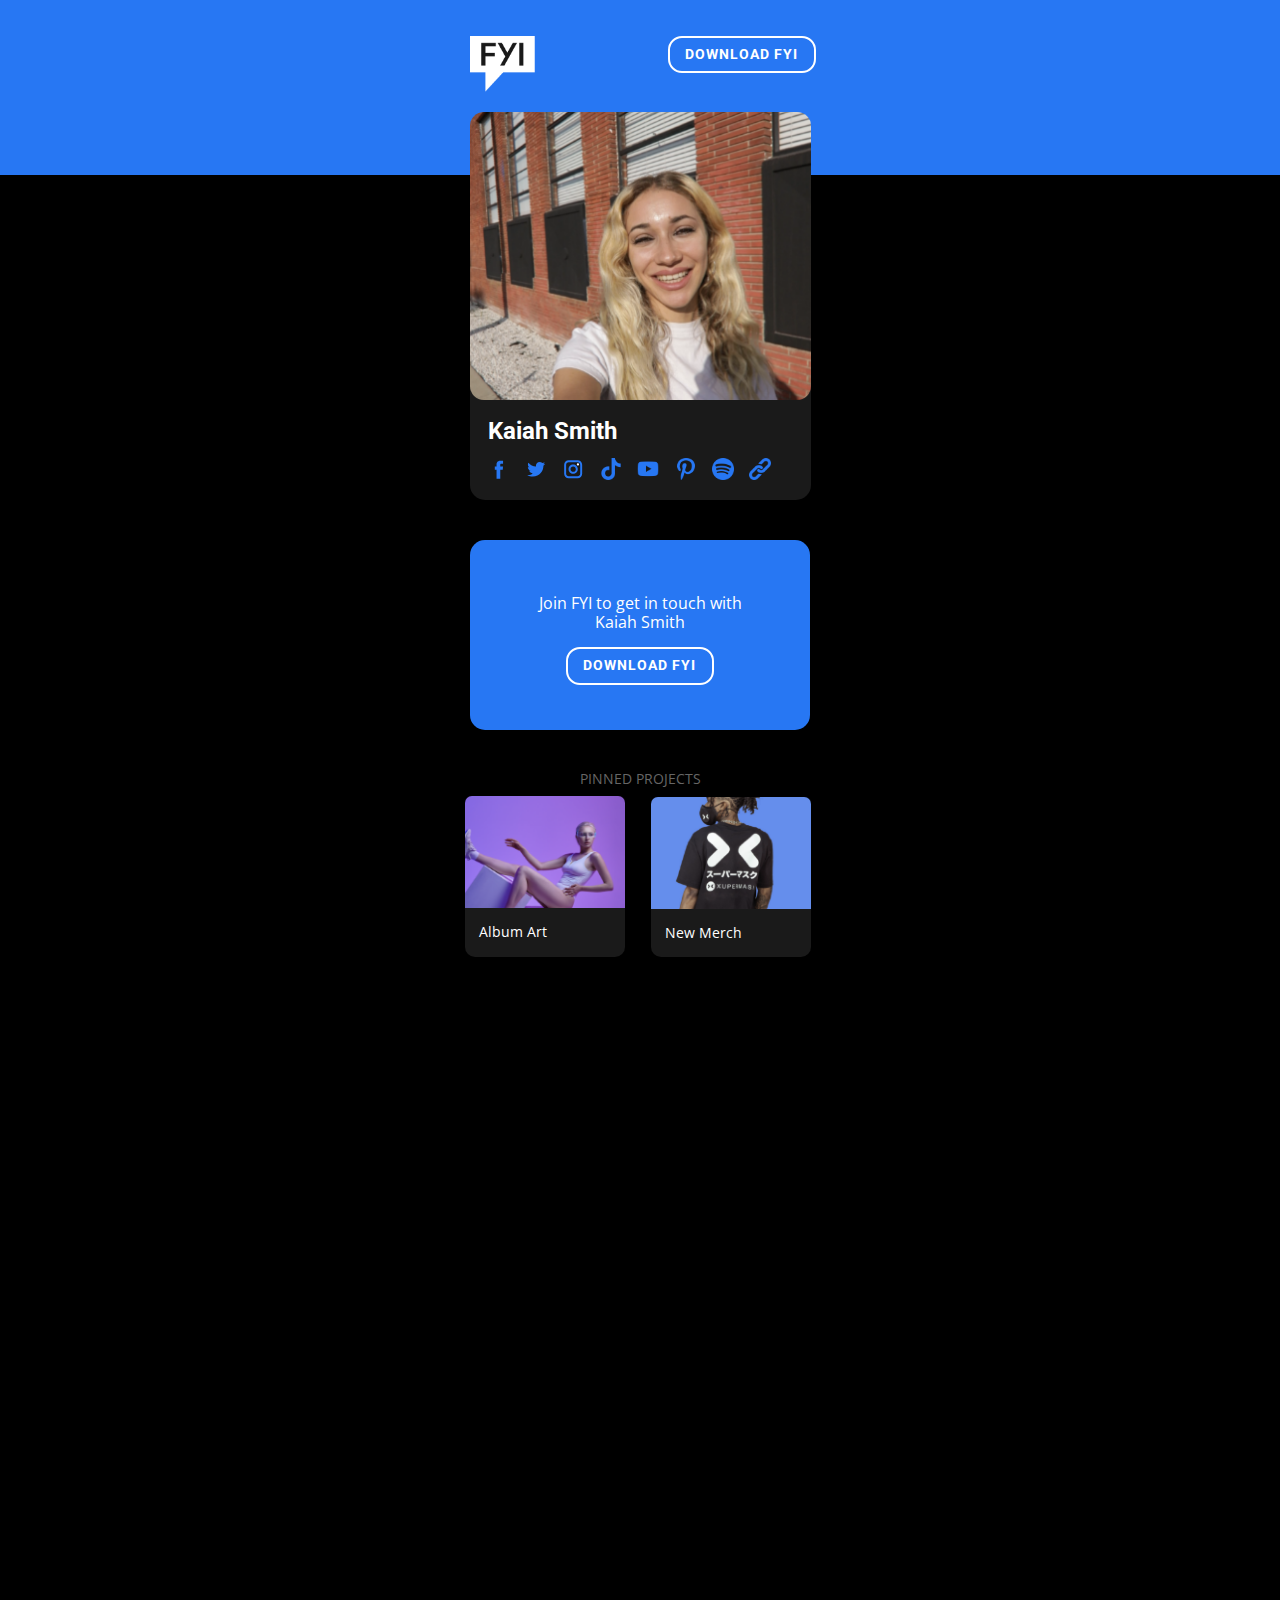
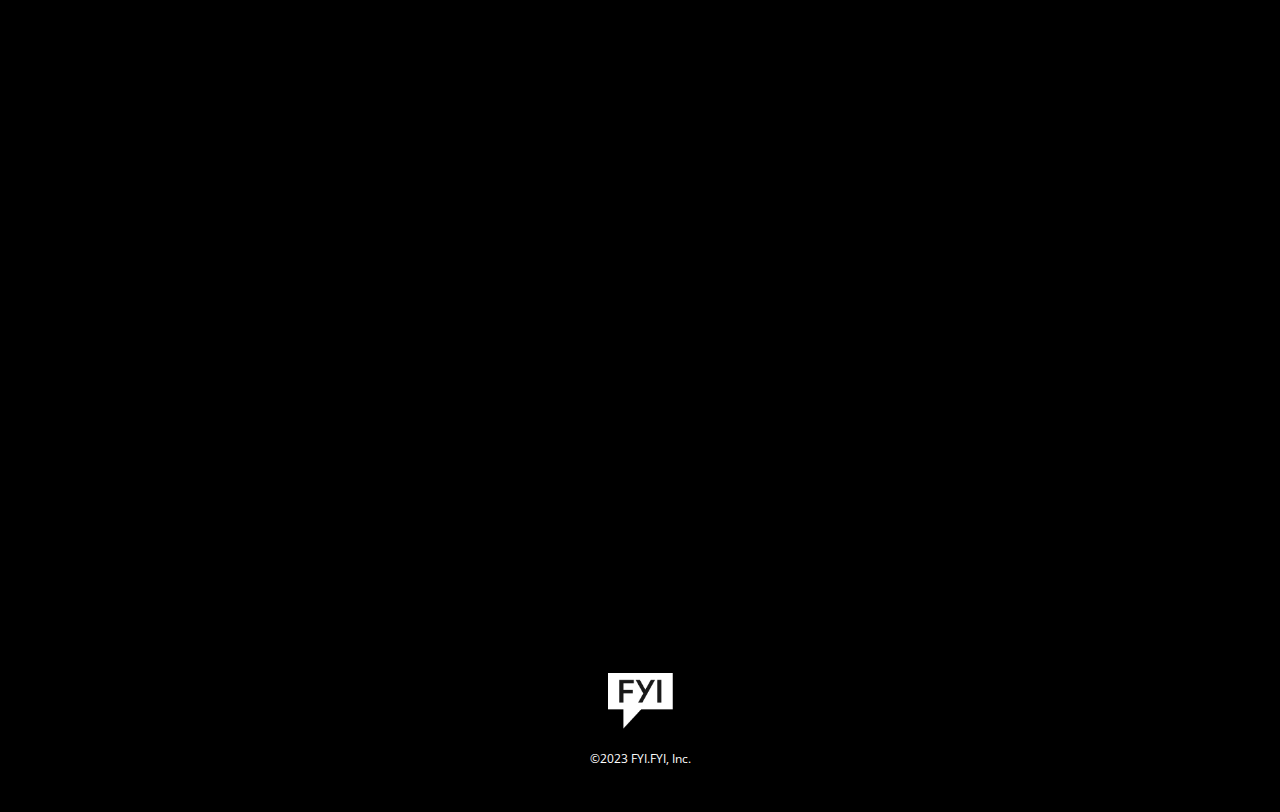
<file: Profile-Page.html>
<!DOCTYPE html>
<html style="font-size: 16px;" lang="en"><head>
    <meta name="viewport" content="width=device-width, initial-scale=1.0">
    <meta charset="utf-8">
    <meta name="keywords" content="">
    <meta name="description" content="">
    <title>Profile Page</title>
    <link rel="stylesheet" href="FYI1.css" media="screen">
<link rel="stylesheet" href="Profile-Page.css" media="screen">
    <script class="u-script" type="text/javascript" src="jquery.js" defer=""></script>
    <script class="u-script" type="text/javascript" src="FYI1.js" defer=""></script>
    <meta name="generator" content="FYI ">
    <link rel="icon" href="images/favicon.svg">
    <link id="u-theme-google-font" rel="stylesheet" href="https://fonts.googleapis.com/css?family=Roboto:100,100i,300,300i,400,400i,500,500i,700,700i,900,900i|Open+Sans:300,300i,400,400i,500,500i,600,600i,700,700i,800,800i">
    
    
  
    <script type="application/ld+json">{
		"@context": "http://schema.org",
		"@type": "Organization",
		"name": "FYI - Focus Your Ideas"
}</script>
    <meta name="theme-color" content="#478ac9">
    <meta property="og:title" content="Profile Page">
    <meta property="og:description" content="">
    <meta property="og:type" content="website">
   <meta name="keywords" content="App for creative teams, Creative messenger app, Creative productivity tool, Productivity app for creative teams, Productivity tool for creative teams, Messenger app for creative teams, Secure messaging app for creatives, Secure messaging platform for creative teams, Cloud storage for multimedia files, Creative workspace online, Create virtual workspace, FYI, for your information, focus your ideas, chat, projects, messaging, cloud, storage, creative, visual, workspace, productivity ">
    <meta property="og:image" content="./../images/logofyi.jpg">
    <meta name="twitter:title" content="Messaging - FYI">
    <meta name="twitter:description" content="FYI is a collaborative communication messaging platform for the creative community to manage their digital assets. For the ones who drive culture forward">
    <meta name="twitter:image" content="./../images/logofyi.jpg">
    <meta name="twitter:card" content="summary_large_image">
    
    <meta name="description" content="FYI is a collaborative communication messaging platform for the creative community to manage their digital assets. For the ones who drive culture forward"><script async="" src="https://www.googletagmanager.com/gtag/js?id=UA-229529853-1">
</script>
<script>
  window.dataLayer = window.dataLayer || [];
  function gtag(){dataLayer.push(arguments);}
  gtag('js', new Date());

  gtag('config', 'UA-229529853-1');
</script><meta data-intl-tel-input-cdn-path="intlTelInput/"></head>
  <body class="u-black u-body u-xxl-mode" data-lang="en">
    <section class="u-clearfix u-custom-color-1 u-section-1" id="sec-1bac">
      <div class="u-clearfix u-sheet u-sheet-1">
        <img class="u-align-left-xs u-image u-image-contain u-image-default u-preserve-proportions u-image-1" src="images/image37.png" alt="FYI Logo" data-image-width="99" data-image-height="85">
        <a href="http://www.fyi.fyi/app" class="u-align-right-xs u-border-2 u-border-hover-black u-border-white u-btn u-btn-round u-button-style u-custom-font u-heading-font u-hover-black u-none u-radius-14 u-btn-1" alt="Download FYI link" role="button" title="Download" aria-label="Download Links" type="link">DOWNLOAD FYI</a>
      </div>
    </section>
    <section class="u-black u-clearfix u-section-2" id="sec-34ee">
      <div class="u-clearfix u-sheet u-sheet-1">
        <div class="u-container-style u-grey-90 u-group u-radius-15 u-shape-round u-group-1">
          <div class="u-container-layout u-container-layout-1">
            <img class="u-image u-image-default u-image-1" src="images/image39.png" alt="Image of user Kaiah Smith" title="Image of user" data-image-width="343" data-image-height="290">
            <h1 class="u-text u-text-default u-text-1">Kaiah Smith</h1>
            <div class="u-social-icons u-spacing-15 u-social-icons-1">
              <a class="u-social-url" alt="Facebook tag" title="facebook" target="_blank" href="https://facebook.com/name"><span class="u-icon u-social-facebook u-social-icon u-text-custom-color-1 u-icon-1"><svg class="u-svg-link" preserveAspectRatio="xMidYMin slice" viewBox="0 0 112 112" style=""><use xmlns:xlink="http://www.w3.org/1999/xlink" xlink:href="#svg-2435"></use></svg><svg class="u-svg-content" viewBox="0 0 112 112" x="0" y="0" id="svg-2435"><path fill="currentColor" d="M75.5,28.8H65.4c-1.5,0-4,0.9-4,4.3v9.4h13.9l-1.5,15.8H61.4v45.1H42.8V58.3h-8.8V42.4h8.8V32.2
c0-7.4,3.4-18.8,18.8-18.8h13.8v15.4H75.5z"></path></svg></span>
              </a>
              <a class="u-social-url" alt="Twitter tag" title="twitter" target="_blank" href="https://twitter.com/name"><span class="u-icon u-social-icon u-social-twitter u-text-custom-color-1 u-icon-2"><svg class="u-svg-link" preserveAspectRatio="xMidYMin slice" viewBox="0 0 112 112" style=""><use xmlns:xlink="http://www.w3.org/1999/xlink" xlink:href="#svg-9ee8"></use></svg><svg class="u-svg-content" viewBox="0 0 112 112" x="0" y="0" id="svg-9ee8"><path fill="currentColor" d="M92.2,38.2c0,0.8,0,1.6,0,2.3c0,24.3-18.6,52.4-52.6,52.4c-10.6,0.1-20.2-2.9-28.5-8.2
	c1.4,0.2,2.9,0.2,4.4,0.2c8.7,0,16.7-2.9,23-7.9c-8.1-0.2-14.9-5.5-17.3-12.8c1.1,0.2,2.4,0.2,3.4,0.2c1.6,0,3.3-0.2,4.8-0.7
	c-8.4-1.6-14.9-9.2-14.9-18c0-0.2,0-0.2,0-0.2c2.5,1.4,5.4,2.2,8.4,2.3c-5-3.3-8.3-8.9-8.3-15.4c0-3.4,1-6.5,2.5-9.2
	c9.1,11.1,22.7,18.5,38,19.2c-0.2-1.4-0.4-2.8-0.4-4.3c0.1-10,8.3-18.2,18.5-18.2c5.4,0,10.1,2.2,13.5,5.7c4.3-0.8,8.1-2.3,11.7-4.5
	c-1.4,4.3-4.3,7.9-8.1,10.1c3.7-0.4,7.3-1.4,10.6-2.9C98.9,32.3,95.7,35.5,92.2,38.2z"></path></svg></span>
              </a>
              <a class="u-social-url" title="instagram" target="_blank" href="https://instagram.com/name"><span class="u-icon u-social-icon u-social-instagram u-text-custom-color-1 u-icon-3"><svg class="u-svg-link" preserveAspectRatio="xMidYMin slice" viewBox="0 0 112 112" style=""><use xmlns:xlink="http://www.w3.org/1999/xlink" xlink:href="#svg-ef9c"></use></svg><svg class="u-svg-content" viewBox="0 0 112 112" x="0" y="0" id="svg-ef9c"><path fill="currentColor" d="M55.9,32.9c-12.8,0-23.2,10.4-23.2,23.2s10.4,23.2,23.2,23.2s23.2-10.4,23.2-23.2S68.7,32.9,55.9,32.9z
	 M55.9,69.4c-7.4,0-13.3-6-13.3-13.3c-0.1-7.4,6-13.3,13.3-13.3s13.3,6,13.3,13.3C69.3,63.5,63.3,69.4,55.9,69.4z"></path><path fill="#FFFFFF" d="M79.7,26.8c-3,0-5.4,2.5-5.4,5.4s2.5,5.4,5.4,5.4c3,0,5.4-2.5,5.4-5.4S82.7,26.8,79.7,26.8z"></path><path fill="currentColor" d="M78.2,11H33.5C21,11,10.8,21.3,10.8,33.7v44.7c0,12.6,10.2,22.8,22.7,22.8h44.7c12.6,0,22.7-10.2,22.7-22.7
	V33.7C100.8,21.1,90.6,11,78.2,11z M91,78.4c0,7.1-5.8,12.8-12.8,12.8H33.5c-7.1,0-12.8-5.8-12.8-12.8V33.7
	c0-7.1,5.8-12.8,12.8-12.8h44.7c7.1,0,12.8,5.8,12.8,12.8V78.4z"></path></svg></span>
              </a>
              <a class="u-social-url" target="_blank" data-type="Custom" href="#"><span class="u-file-icon u-icon u-social-custom u-social-icon u-text-custom-color-1 u-icon-4"><img src="images/3046120-10d7c808.png" alt="Tiktok Link" title="Tiktok" ></span>
              </a>
              <a class="u-social-url" target="_blank" data-type="Custom" href="#"><span class="u-file-icon u-icon u-social-custom u-social-icon u-text-custom-color-1 u-icon-5"><img src="images/1384028-ebc80ae6.png" alt="Youtube Link" title="Youtube"></span>
              </a>
              <a class="u-social-url" target="_blank" data-type="Custom" href="#"><span class="u-file-icon u-icon u-social-custom u-social-icon u-text-custom-color-1 u-icon-6"><img src="images/733622-10a297d0.png" alt="Pinterest Link" title="Pinterest" ></span>
              </a>
              <a class="u-social-url" target="_blank" data-type="Custom" href="#"><span class="u-file-icon u-icon u-social-custom u-social-icon u-text-custom-color-1 u-icon-7"><img src="images/2111685-bb71cd6c.png" alt="Spotify Link" title="Spotify"></span>
              </a>
              <a class="u-social-url" target="_blank" data-type="Custom" href="#"><span class="u-file-icon u-icon u-social-custom u-social-icon u-text-custom-color-1 u-icon-8"><img src="images/455691-546dc8c5.png" alt="Link Tree" title="Links"></span>
              </a>
            </div>
          </div>
        </div>
      </div>
    </section>
    <section class="u-black u-clearfix u-section-3" id="sec-f4b3">
      <div class="u-clearfix u-sheet u-valign-middle u-sheet-1">
        <div class="u-container-style u-custom-color-1 u-expanded-width-xs u-group u-radius-15 u-shape-round u-group-1">
          <div class="u-container-layout u-container-layout-1">
            <p class="u-align-center u-text u-text-1">Join FYI to get in touch with Kaiah Smith</p>
            <a href="http://www.fyi.fyi/app" class="u-align-right-xs u-border-2 u-border-hover-black u-border-white u-btn u-btn-round u-button-style u-custom-font u-heading-font u-hover-black u-none u-radius-14 u-btn-1" aria-label="Download" alt="Donwnload Link" role="button" type="link" title="Download" >DOWNLOAD FYI</a>
          </div>
        </div>
      </div>
    </section>
    <section class="u-black u-clearfix u-section-4" id="sec-58bd">
      <div class="u-clearfix u-sheet u-sheet-1" aria-label="Pinned Project">
        <p class="u-align-center u-text u-text-default u-text-grey-60 u-text-1">PINNED PROJECTS</p>
        <div class="u-container-style u-grey-90 u-group u-radius-10 u-shape-round u-group-1">
          <div class="u-container-layout u-container-layout-1">
            <img class="u-expanded-width-xs u-image u-image-default u-preserve-proportions u-image-1" src="images/image40.png" alt="Album Art" title="Album" data-image-width="166" data-image-height="116" aria-label="Album Art">
            <p class="u-text u-text-default u-text-2">Album Art</p>
          </div>
        </div>
        <div class="u-container-style u-grey-90 u-group u-radius-10 u-shape-round u-group-2" aria-label="New Merch">
          <div class="u-container-layout u-container-layout-2">
            <img class="u-expanded-width-xs u-image u-image-default u-preserve-proportions u-image-2" src="images/image42.png" alt="New Merch Drop" title="New Merch" data-image-width="166" data-image-height="116">
            <p class="u-text u-text-default u-text-3">New Merch</p>
          </div>
        </div>
      </div>
    </section>

    
    <section class="u-black u-clearfix u-section-5" id="sec-5c06">
      <div class="u-clearfix u-sheet u-valign-middle u-sheet-1">
        <img class="u-align-left-xs u-image u-image-contain u-image-default u-preserve-proportions u-image-1" src="images/image37.png" alt="FYI logo" title="FYI Logo" aria-label="Logo" data-image-width="99" data-image-height="85">
        <p class="u-text u-text-default u-text-1"> ©2023 FYI.FYI, Inc.</p>
      </div>
    </section>
    
    
    
  
</body></html>
</file>
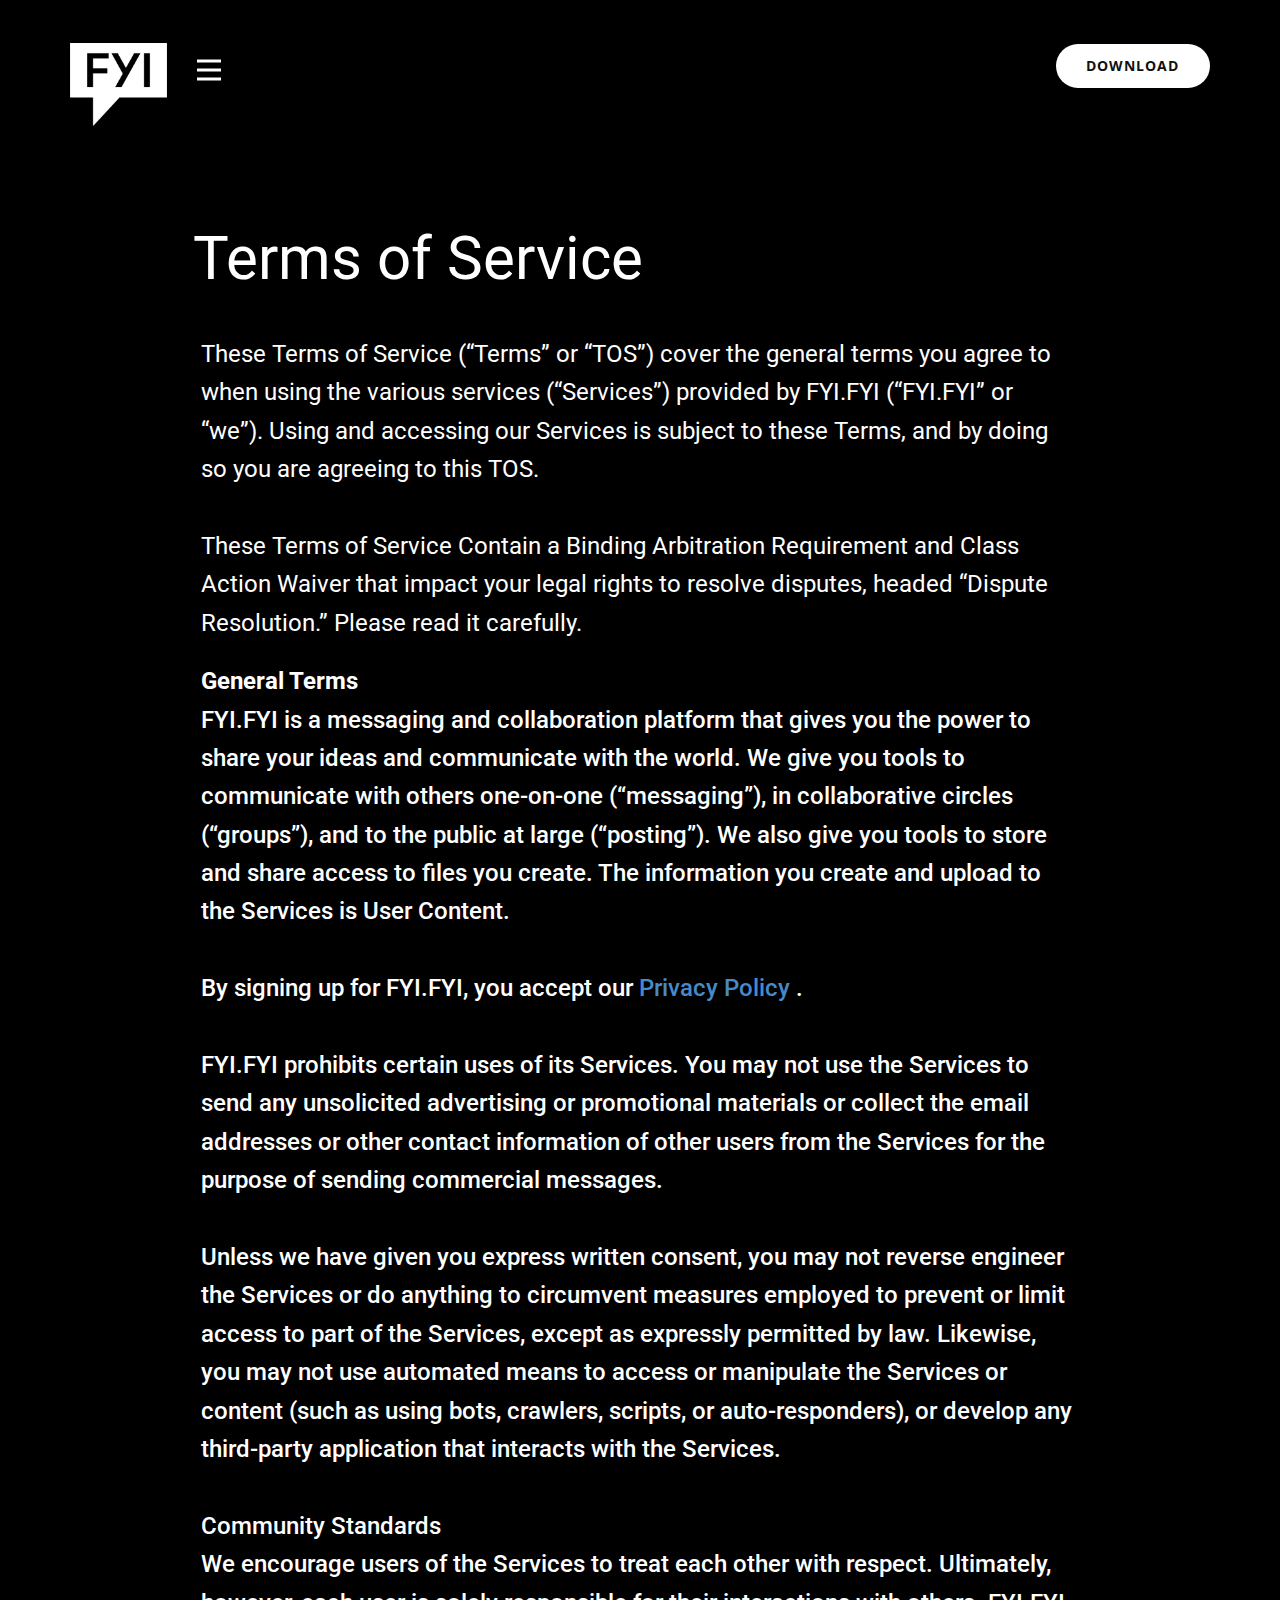
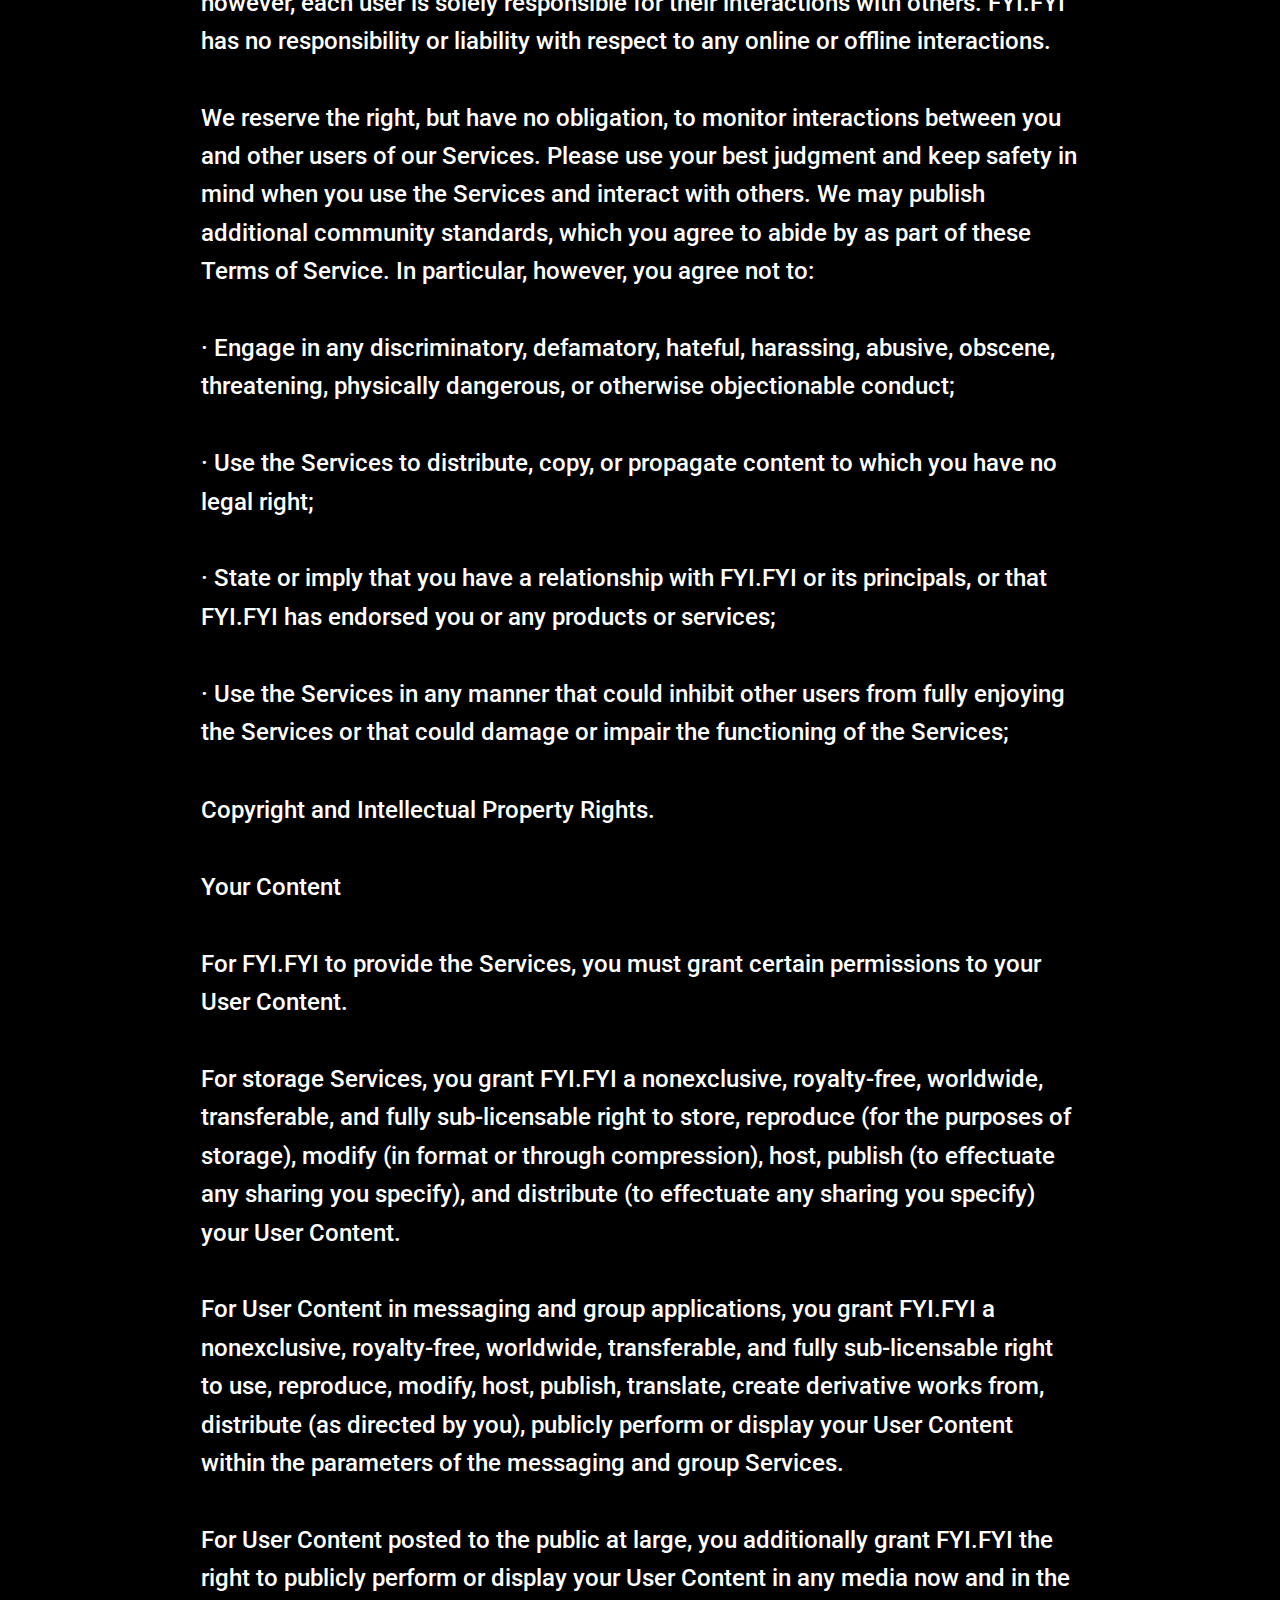
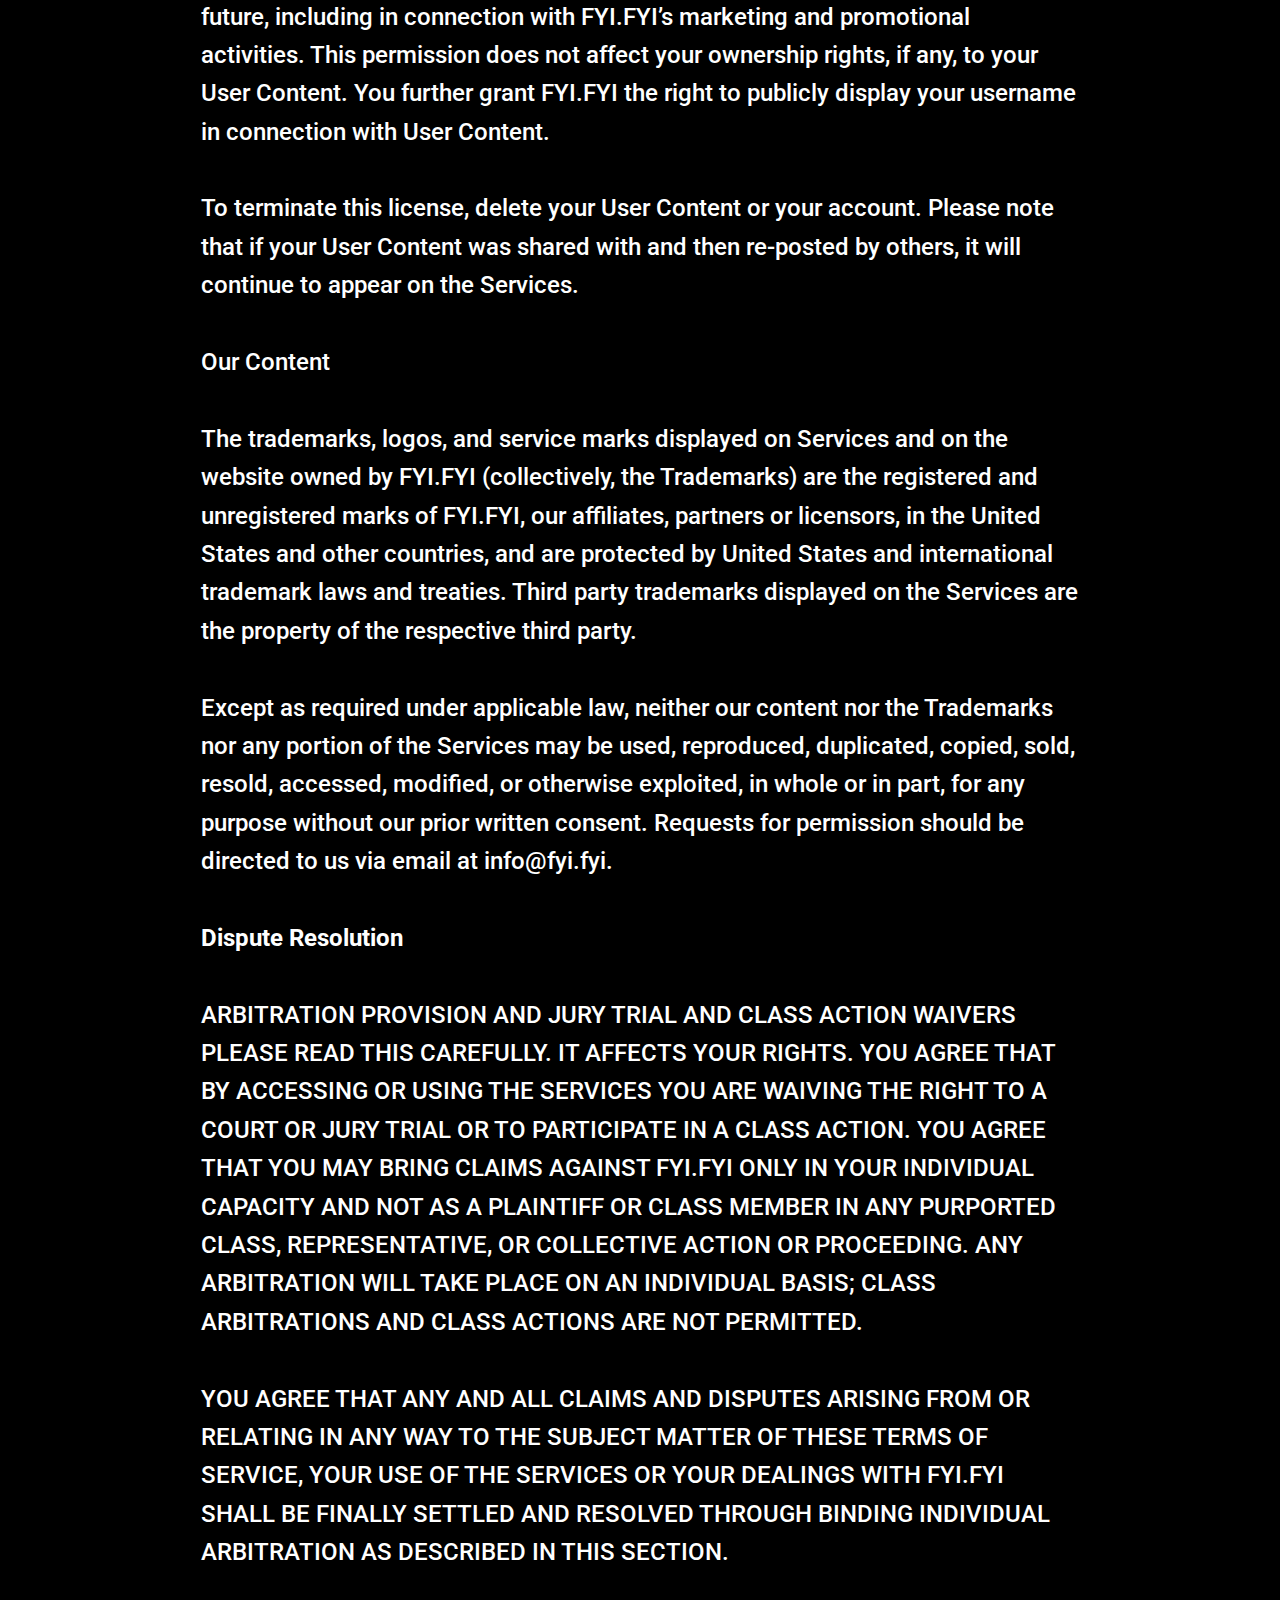
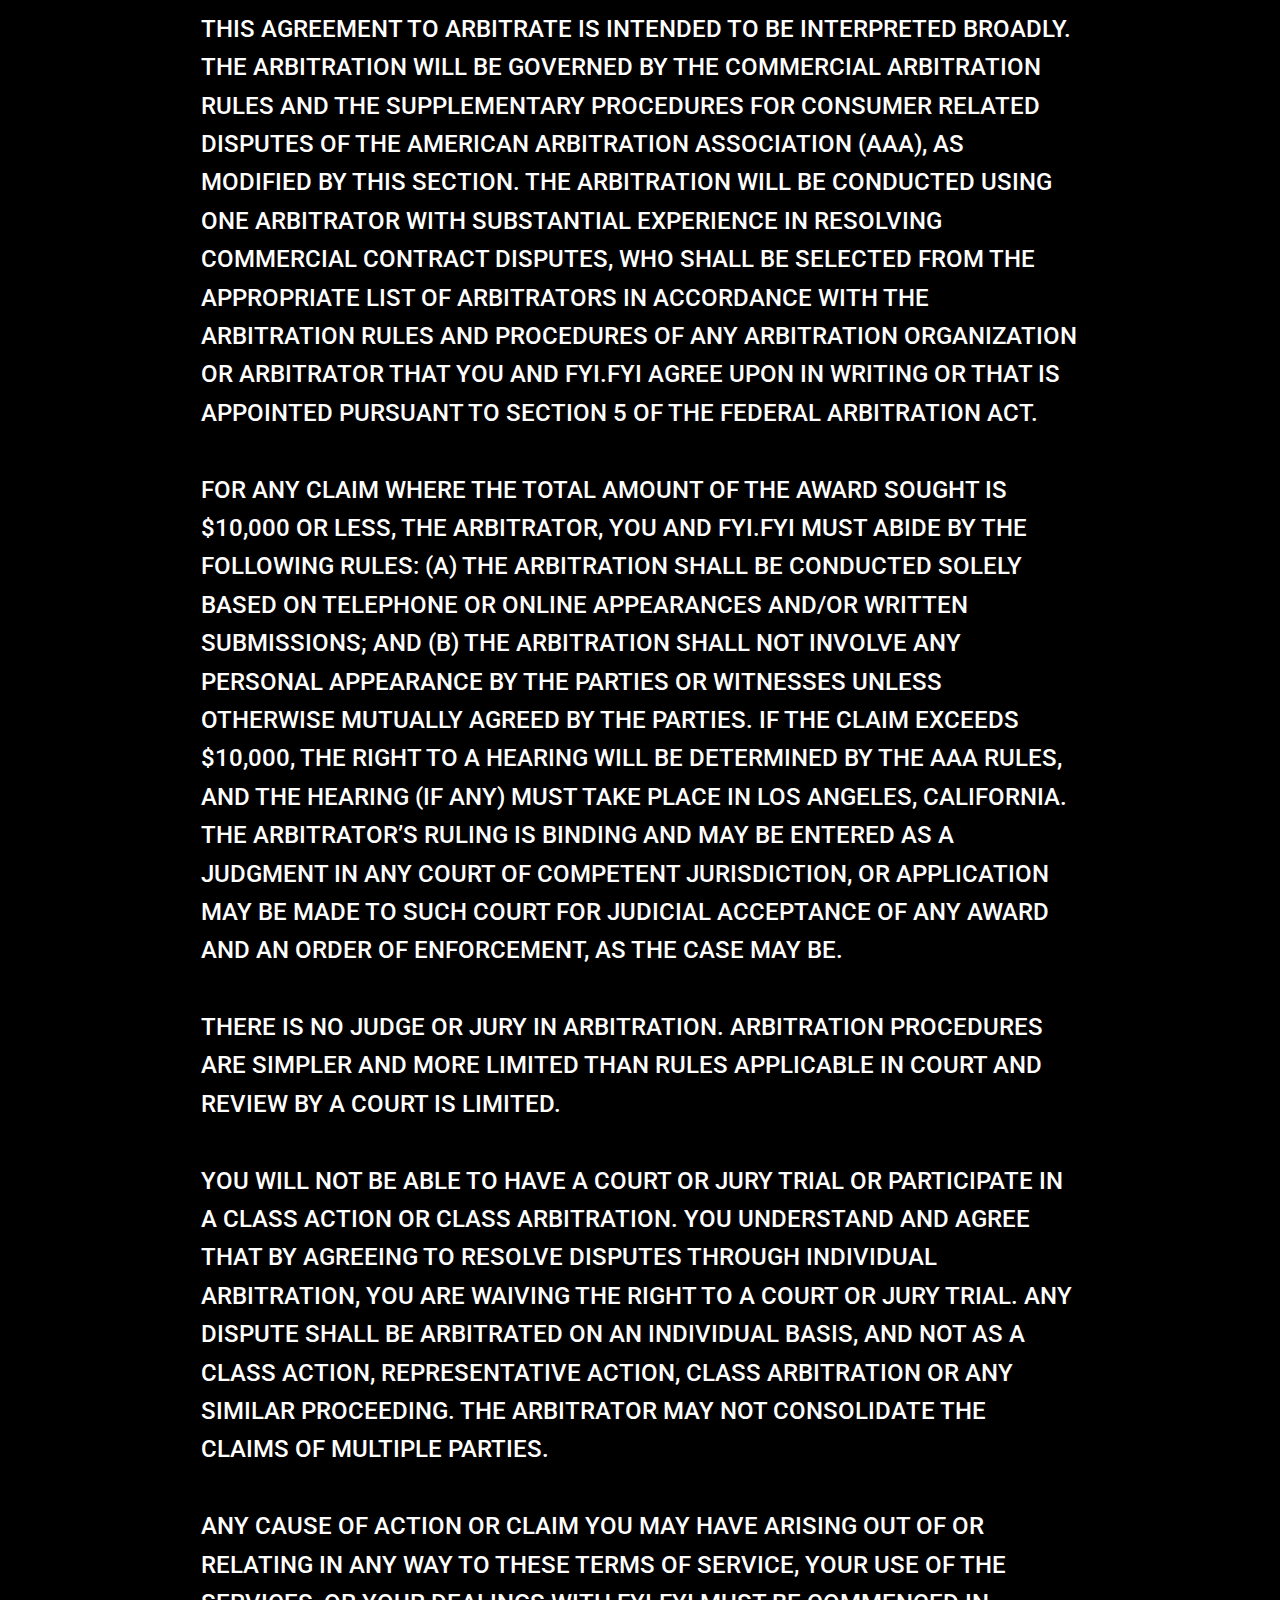
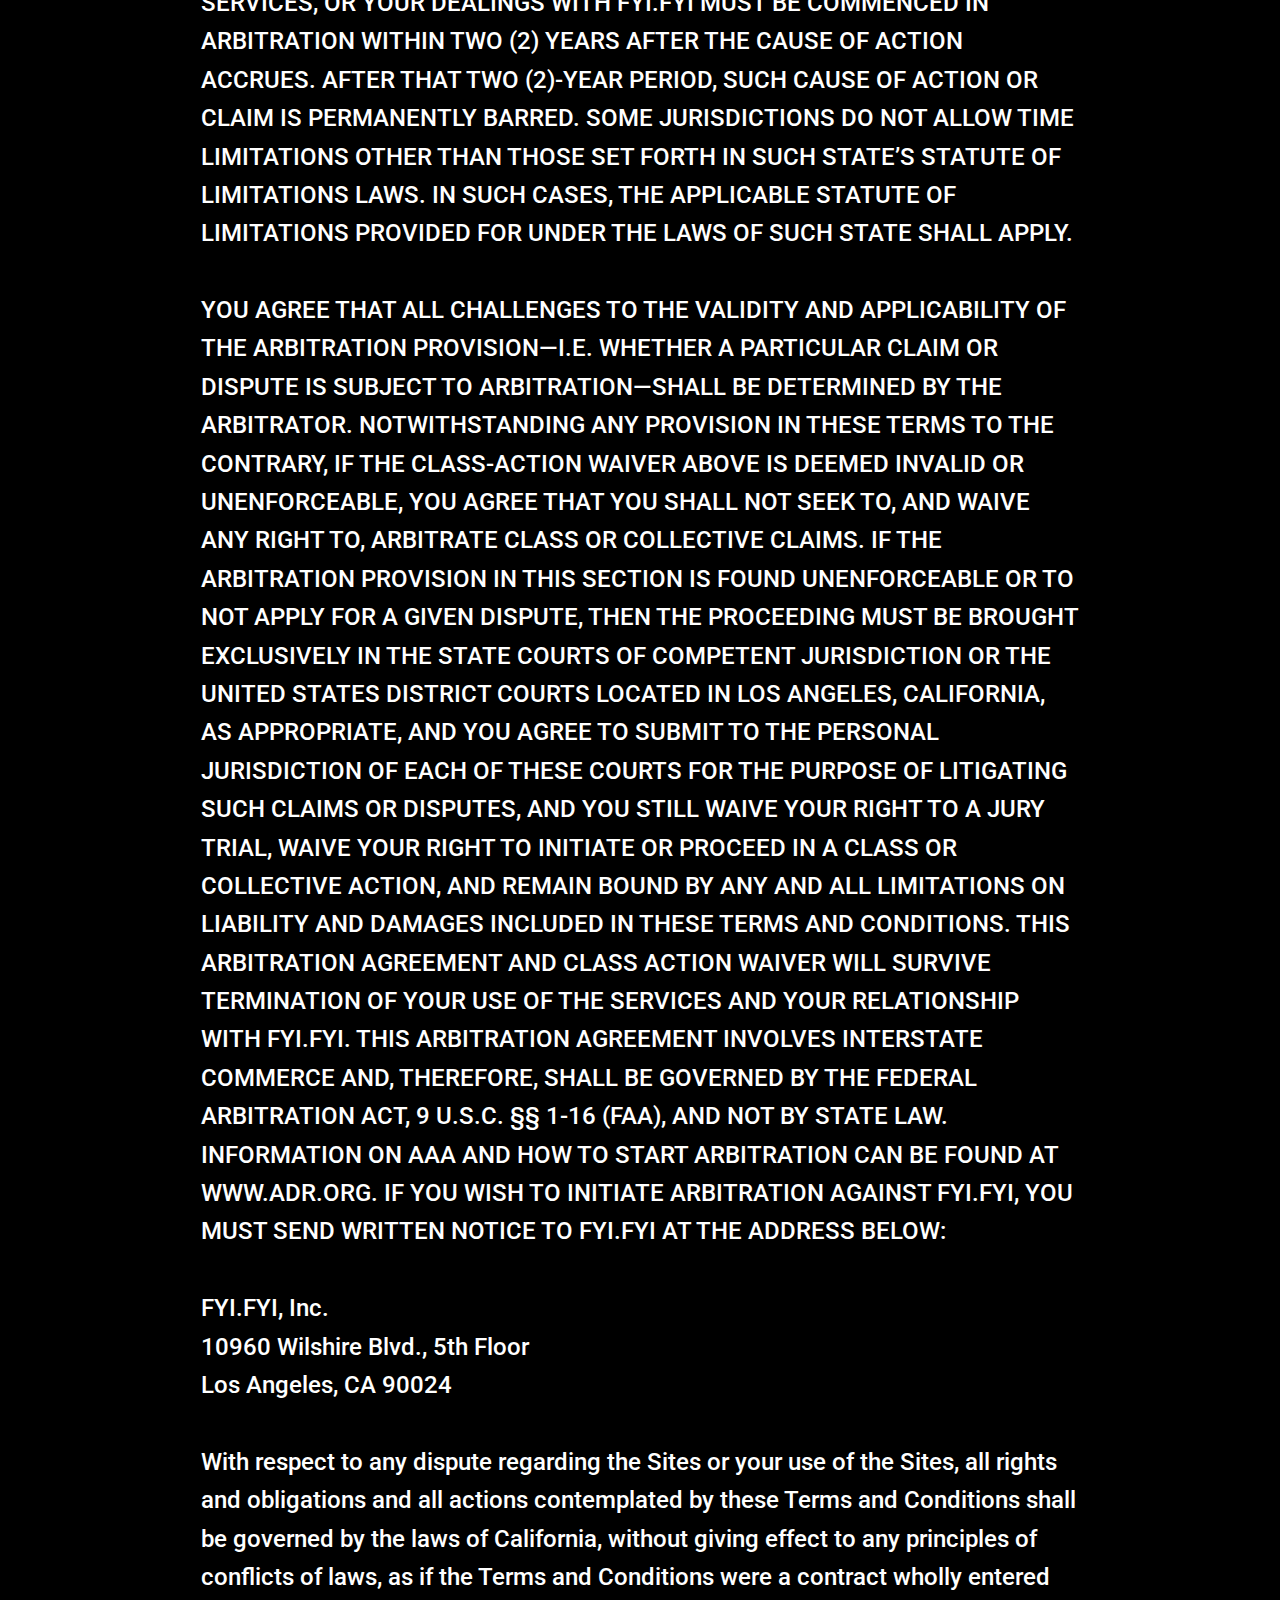
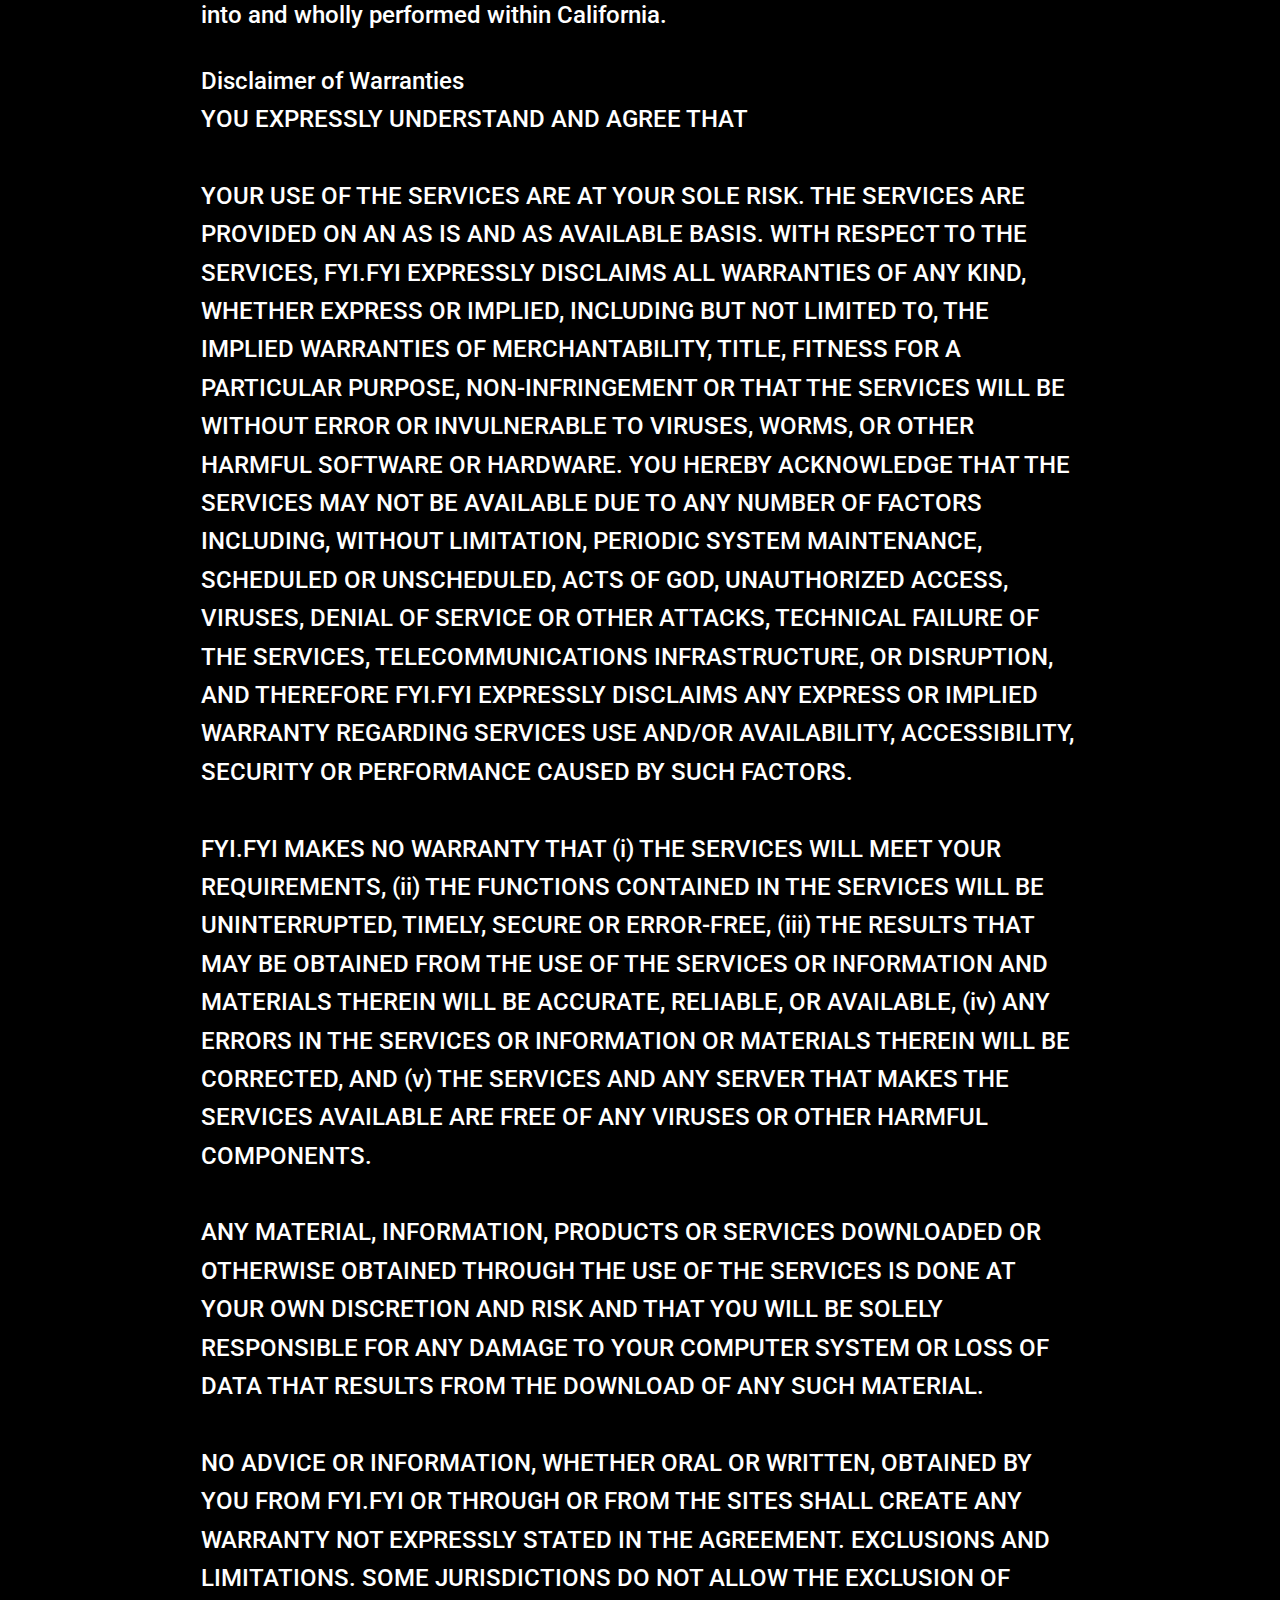
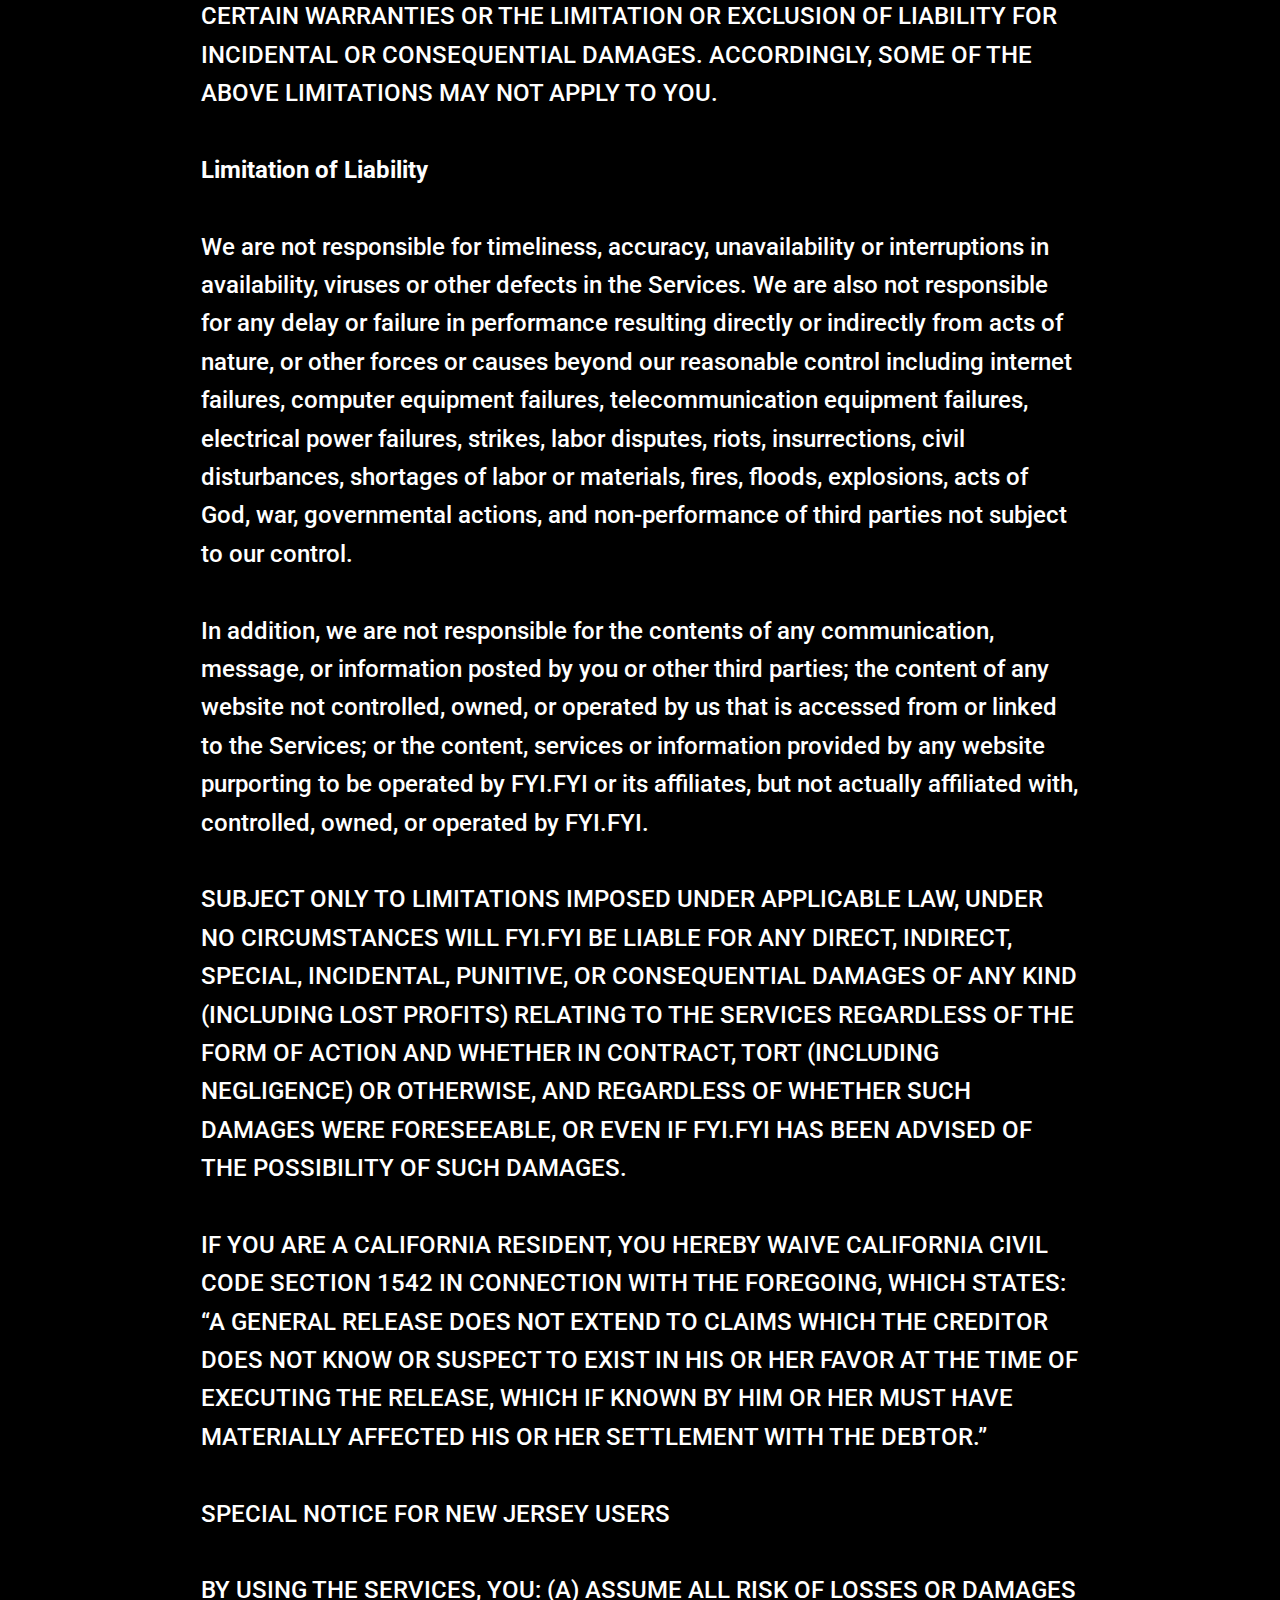
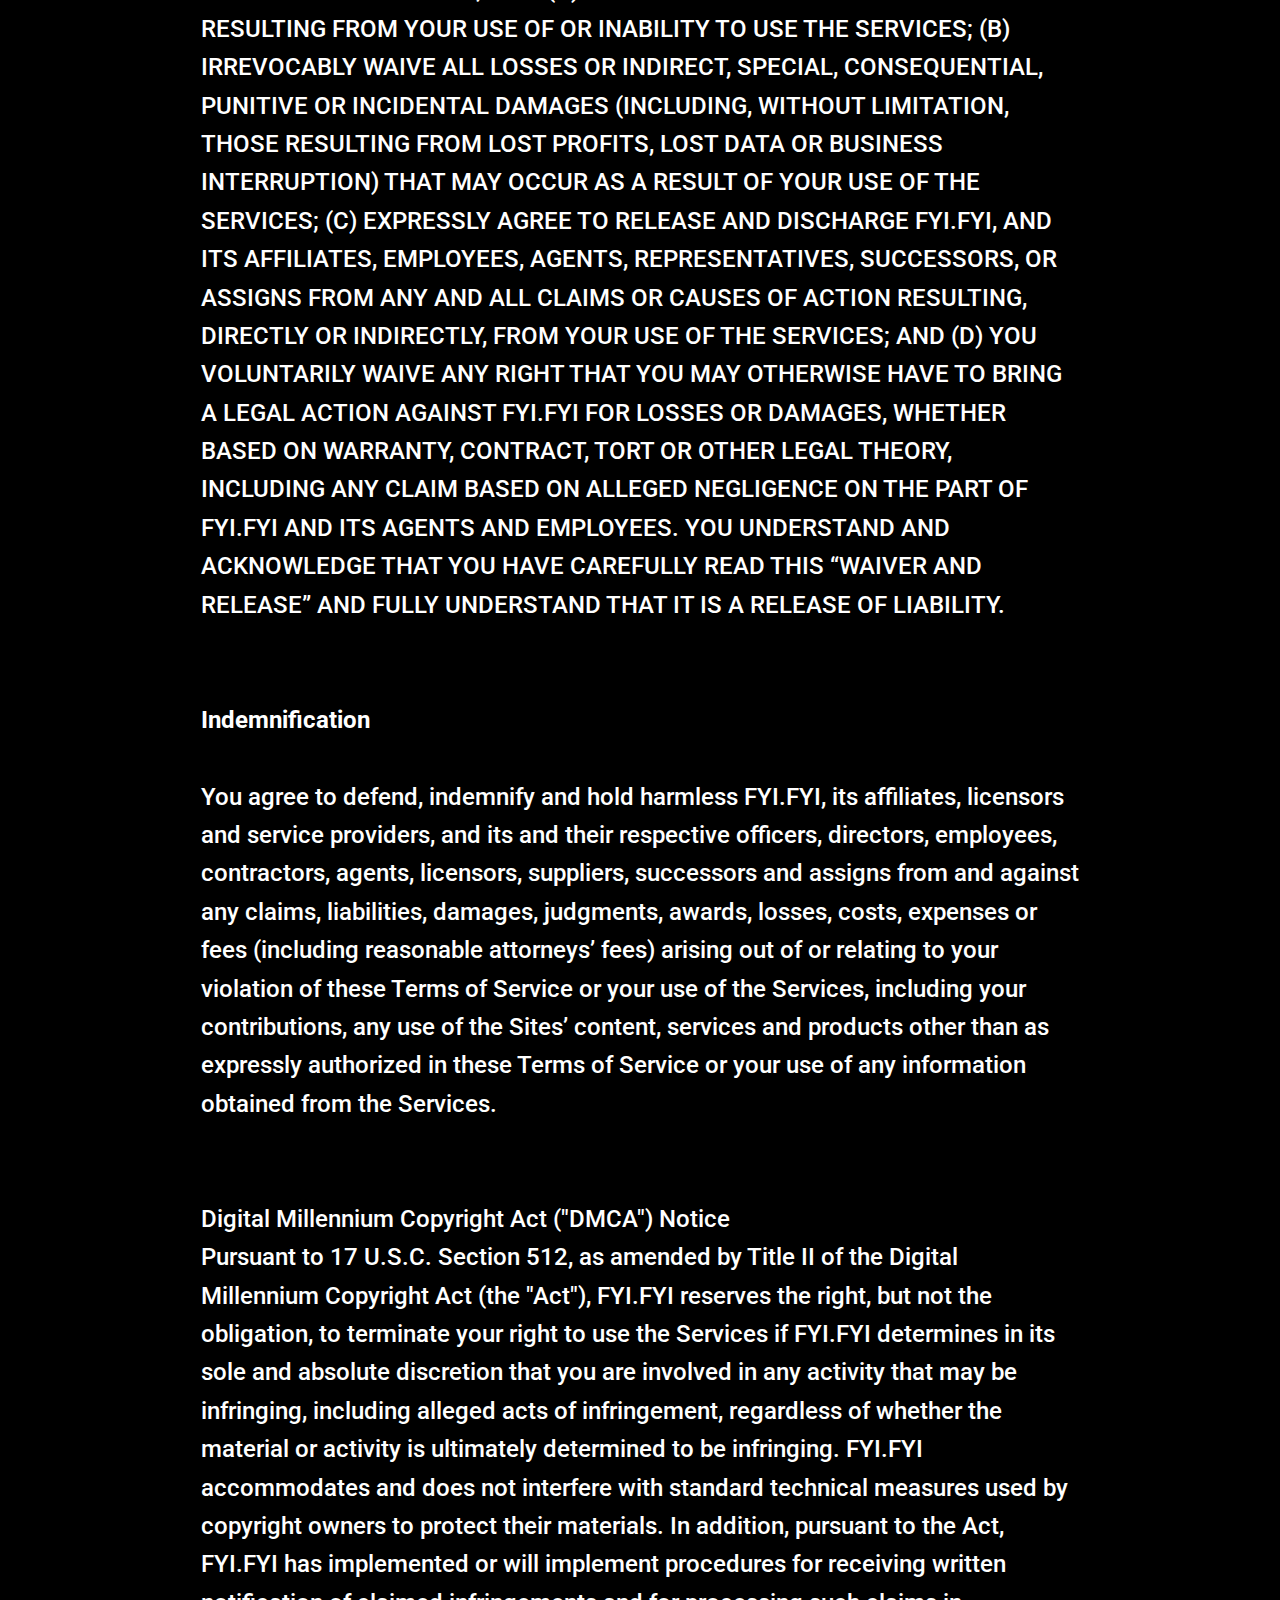
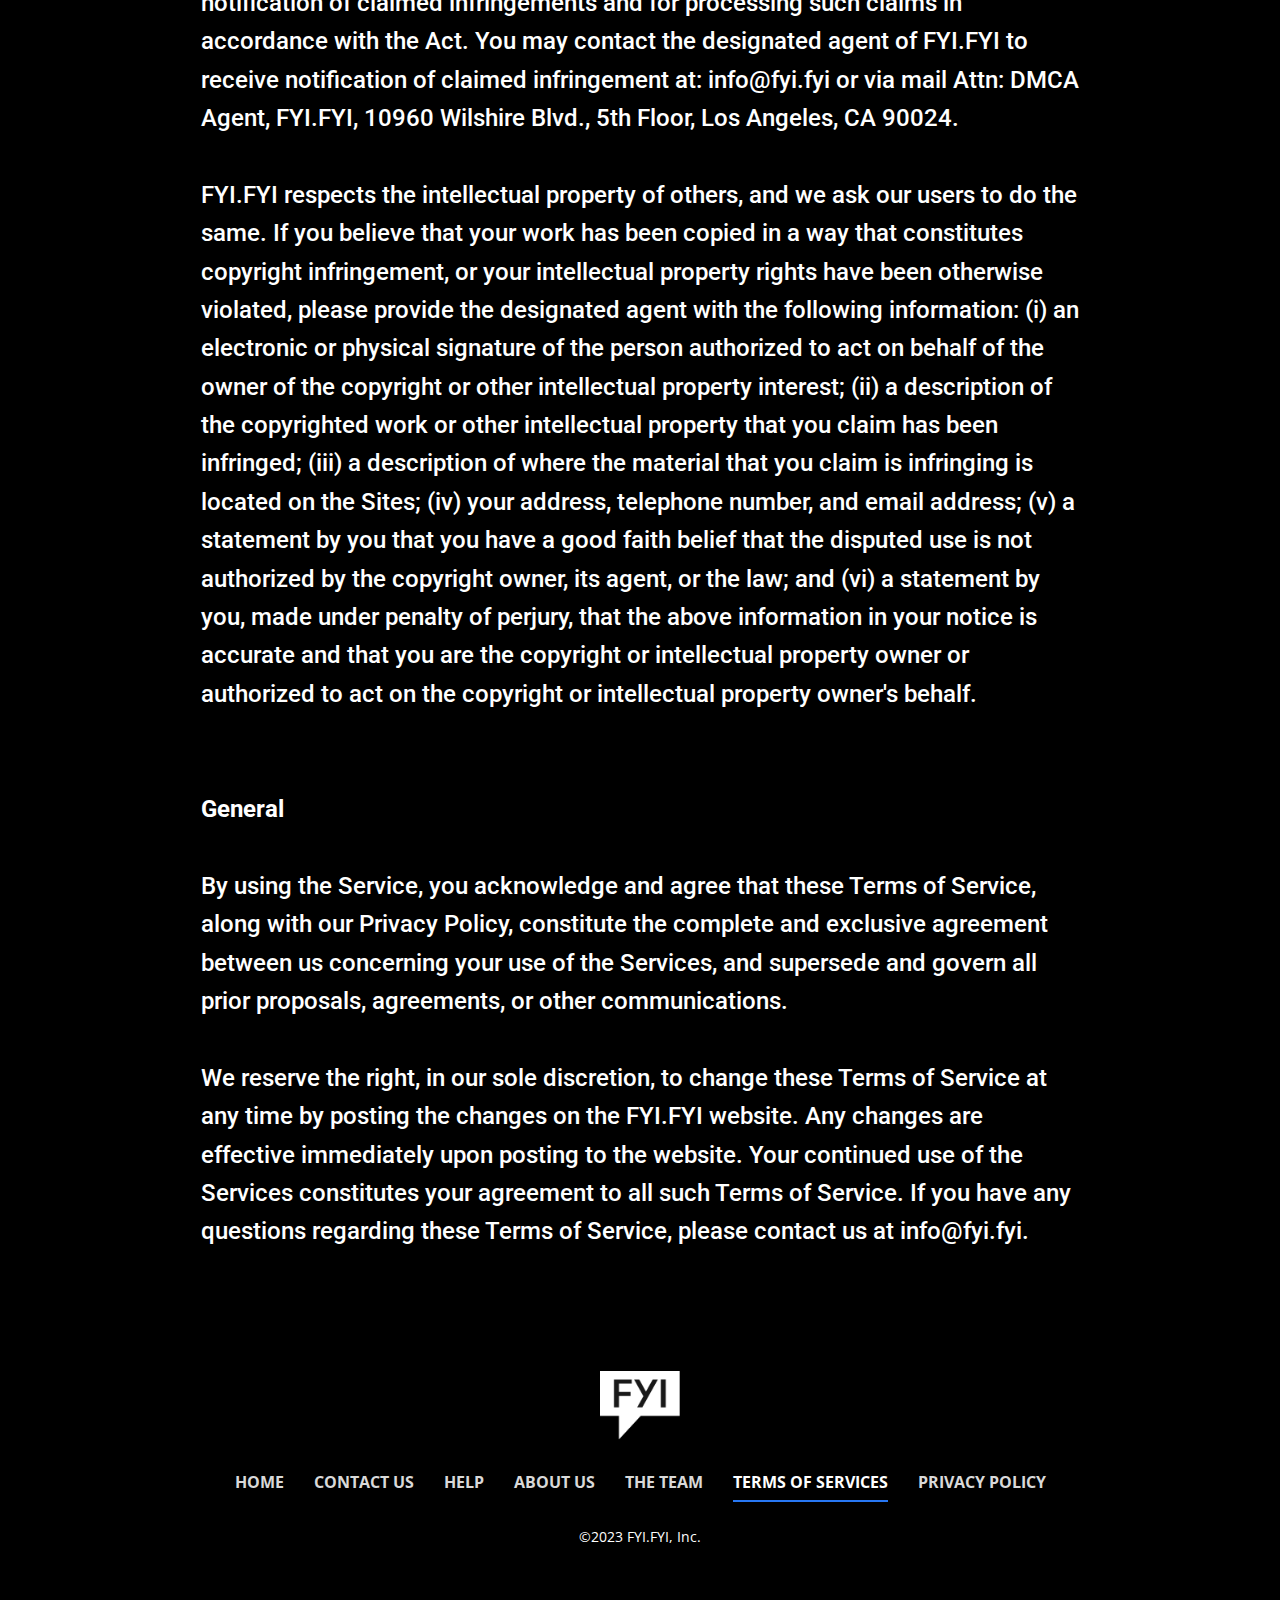
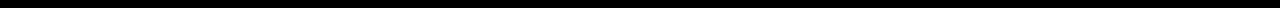
<file: Terms-of-service.html>
<!DOCTYPE html>
<html style="font-size: 16px;" lang="en"><head>
    <meta name="viewport" content="width=device-width, initial-scale=1.0">
    <meta charset="utf-8">
    <meta name="keywords" content="">
    <meta name="description" content="">
    <title>Terms of services</title>
    <link rel="stylesheet" href="FYI1.css" media="screen">
<link rel="stylesheet" href="Terms-of-service.css" media="screen">
    <script class="u-script" type="text/javascript" src="jquery.js" defer=""></script>
    <script class="u-script" type="text/javascript" src="FYI1.js" defer=""></script>
    <meta name="generator" content="FYI ">
    <link rel="icon" href="images/favicon.svg">
    <link id="u-theme-google-font" rel="stylesheet" href="https://fonts.googleapis.com/css?family=Roboto:100,100i,300,300i,400,400i,500,500i,700,700i,900,900i|Open+Sans:300,300i,400,400i,500,500i,600,600i,700,700i,800,800i">
    
    
    
    <script type="application/ld+json">{
		"@context": "http://schema.org",
		"@type": "Organization",
		"name": "FYI - Focus Your Ideas"
}</script>
    <meta name="theme-color" content="#478ac9">
    <meta property="og:title" content="Terms of services">
    <meta property="og:description" content="">
    <meta property="og:type" content="website">
   <meta name="keywords" content="App for creative teams, Creative messenger app, Creative productivity tool, Productivity app for creative teams, Productivity tool for creative teams, Messenger app for creative teams, Secure messaging app for creatives, Secure messaging platform for creative teams, Cloud storage for multimedia files, Creative workspace online, Create virtual workspace, FYI, for your information, focus your ideas, chat, projects, messaging, cloud, storage, creative, visual, workspace, productivity ">
    <meta property="og:image" content="./../images/logofyi.jpg">
    <meta name="twitter:title" content="Messaging - FYI">
    <meta name="twitter:description" content="FYI is a collaborative communication messaging platform for the creative community to manage their digital assets. For the ones who drive culture forward">
    <meta name="twitter:image" content="./../images/logofyi.jpg">
    <meta name="twitter:card" content="summary_large_image">
    
    <meta name="description" content="FYI is a collaborative communication messaging platform for the creative community to manage their digital assets. For the ones who drive culture forward"><script async="" src="https://www.googletagmanager.com/gtag/js?id=UA-229529853-1">
</script>
<script>
  window.dataLayer = window.dataLayer || [];
  function gtag(){dataLayer.push(arguments);}
  gtag('js', new Date());

  gtag('config', 'UA-229529853-1');
</script><meta data-intl-tel-input-cdn-path="intlTelInput/"></head>
  <body class="u-body u-overlap u-xxl-mode" data-lang="en"><header class="u-clearfix u-header u-header" id="sec-5a81"><div class="u-clearfix u-sheet u-sheet-1">
        <nav class="u-menu u-menu-hamburger u-offcanvas u-menu-1" data-responsive-from="XXL">
          <div class="menu-collapse" style="font-size: 1rem; letter-spacing: 0px;" aria-label="menu-collapse">
            <a class="u-button-style u-custom-left-right-menu-spacing u-custom-padding-bottom u-custom-top-bottom-menu-spacing u-nav-link u-text-active-palette-1-base u-text-hover-palette-2-base u-text-white" role="button" alt="This is a hamburger menu" aria-label="Hamburger Menu Options, Home, About us, The team, Contact us" type="button" title="This is a hamburger menu" href="#" style="font-size: calc(1em + 8px);">
              <svg class="u-svg-link" viewBox="0 0 24 24"><use xmlns:xlink="http://www.w3.org/1999/xlink" xlink:href="#menu-hamburger" alt="This is a hamburger menu" title="This is a hamburger menu" aria-label="Hamburger Menu Popup" tabindex="0"></use></svg>
              <svg class="u-svg-content" version="1.1" id="menu-hamburger" viewBox="0 0 16 16" x="0px" y="0px" xmlns:xlink="http://www.w3.org/1999/xlink" aria-hidden="true" focusable="false" alt="This is a hamburger menu" xmlns="http://www.w3.org/2000/svg"><g><rect y="1" width="16" height="2"></rect><rect y="7" width="16" height="2"></rect><rect y="13" width="16" height="2"></rect>
</g></svg>
            </a>
          </div>
          <div class="u-custom-menu u-nav-container">
            <ul class="u-nav u-unstyled u-nav-1"><li class="u-nav-item"><a class="u-button-style u-nav-link u-text-active-palette-1-base u-text-hover-palette-2-base" href="index.html" style="padding: 10px 20px;" alt="Home page" title="Home">Home</a>
</li><li class="u-nav-item"><a class="u-button-style u-nav-link u-text-active-palette-1-base u-text-hover-palette-2-base" href="contact/" style="padding: 10px 20px;" alt="Contact us page" title="Contact us">Contact Us</a>
</li><li class="u-nav-item"><a class="u-button-style u-nav-link u-text-active-palette-1-base u-text-hover-palette-2-base" href="https://fyihelp.zendesk.com/hc/en-us" target="_blank" style="padding: 10px 20px;" alt="Help Page" title="Help">Help</a>
</li><li class="u-nav-item"><a class="u-button-style u-nav-link u-text-active-palette-1-base u-text-hover-palette-2-base" href="aboutus/" style="padding: 10px 20px;" alt="About us page" title="About us">About us</a>
</li><li class="u-nav-item"><a class="u-button-style u-nav-link u-text-active-palette-1-base u-text-hover-palette-2-base" href="team/" style="padding: 10px 20px;" alt="The Team page" title="The team">The Team</a>
</li><li class="u-nav-item"><a class="u-button-style u-nav-link u-text-active-palette-1-base u-text-hover-palette-2-base" href="Terms-of-service.html" style="padding: 10px 20px;" alt="Terms of Service page" title="Terms of Service">Terms of Service</a>
</li><li class="u-nav-item"><a class="u-button-style u-nav-link u-text-active-palette-1-base u-text-hover-palette-2-base" href="Privacy-Policy.html" style="padding: 10px 20px;" alt="Privacy Policy Page" title="Privacy Policy">Privacy Policy</a>
</li></ul>
          </div>
          <div class="u-custom-menu u-nav-container-collapse">
            <div class="u-black u-container-style u-inner-container-layout u-sidenav">
              <div class="u-inner-container-layout u-sidenav-overflow">
                <div class="u-menu-close"></div>
                <ul class="u-align-left u-custom-font u-heading-font u-nav u-popupmenu-items u-text-hover-custom-color-1 u-unstyled u-nav-2"><li class="u-nav-item"><a class="u-button-style u-nav-link" href="index.html" title="Home Page">Home</a>
</li><li class="u-nav-item"><a class="u-button-style u-nav-link" href="contact/" title="Contact us">Contact Us</a>
</li><li class="u-nav-item"><a class="u-button-style u-nav-link" href="https://fyihelp.zendesk.com/hc/en-us" target="_blank" title="Help">Help</a>
</li><li class="u-nav-item"><a class="u-button-style u-nav-link" href="aboutus/" title="About us">About us</a>
</li><li class="u-nav-item"><a class="u-button-style u-nav-link" href="team/" title="The Team">The Team</a>
</li><li class="u-nav-item"><a class="u-button-style u-nav-link" href="Terms-of-service.html" title="Terms of Service">Terms of Service</a>
</li><li class="u-nav-item"><a class="u-button-style u-nav-link" href="Privacy-Policy.html" title="Privacy">Privacy Policy</a>
</li></ul>
              </div>
            </div>
            <div class="u-black u-menu-overlay u-opacity u-opacity-20"></div>
          </div>
        </nav>
        <img class="u-align-left u-image u-image-default u-image-1" src="images/FYILOGO.png" alt="" data-image-width="600" data-image-height="512" data-href="index.html">
        <a href="https://fyi.fyi/app" class="u-align-right u-border-none u-btn u-btn-round u-button-style u-hover-grey-90 u-radius-50 u-white u-btn-1" aira-label="Download Link" alt="Download FYI" title="Download" role="button" type="link">Download</a>
      </div></header>
    <section class="u-clearfix u-section-1" id="sec-e43d">
      <div class="u-clearfix u-sheet u-valign-middle-lg u-valign-middle-md u-valign-middle-sm u-valign-middle-xl u-sheet-1">
        <h1 class="u-align-center-md u-align-center-sm u-align-center-xs u-text u-text-default u-title u-text-1">Terms of Service</h1>
      </div>
    </section>
    <section class="u-clearfix u-section-2" id="sec-7ad0">
      <div class="u-clearfix u-sheet u-sheet-1">
        <p class="u-custom-font u-heading-font u-text u-text-1"> These Terms of Service (“Terms” or “TOS”) cover the general terms you agree to when using the various services (“Services”) provided by FYI.FYI (“FYI.FYI” or “we”). Using and accessing our Services is subject to these Terms, and by doing so you are agreeing to this TOS.<br>
          <br>These Terms of Service Contain a Binding Arbitration Requirement and Class Action Waiver that impact your legal rights to resolve disputes, headed “Dispute Resolution.” Please read it carefully.
        </p>
        <p class="u-custom-font u-heading-font u-text u-text-2"><b>
            <span style="font-size: 1.5rem;"></span></b>
          <span style="font-size: 1.5rem; font-weight: 700;">General Terms</span>
          <br>FYI.FYI is a messaging and collaboration platform that gives you the power to share your ideas and communicate with the world. We give you tools to communicate with others one-on-one (“messaging”), in collaborative circles (“groups”), and to the public at large (“posting”). We also give you tools to store and share access to files you create. The information you create and upload to the Services is User Content.&nbsp;<br>
          <br>By signing up for FYI.FYI, you accept our&nbsp;<a href="https://www.fyi.fyi/privacy" class="u-active-none u-border-none u-btn u-button-style u-hover-none u-none u-text-palette-1-base u-btn-1">Privacy Policy</a>&nbsp;.<br>
          <br>FYI.FYI prohibits certain uses of its Services. You may not use the Services to send any unsolicited advertising or promotional materials or collect the email addresses or other contact information of other users from the Services for the purpose of sending commercial messages.<br>
          <br>Unless we have given you express written consent, you may not reverse engineer the Services or do anything to circumvent measures employed to prevent or limit access to part of the Services, except as expressly permitted by law. Likewise, you may not use automated means to access or manipulate the Services or content (such as using bots, crawlers, scripts, or auto-responders), or develop any third-party application that interacts with the Services.&nbsp;<br>
          <br>
          <span style="font-size: 1.5rem;">Community Standards</span>
          <br>We encourage users of the Services to treat each other with respect. Ultimately, however, each user is solely responsible for their interactions with others. FYI.FYI has no responsibility or liability with respect to any online or offline interactions.<br>
          <br>We reserve the right, but have no obligation, to monitor interactions between you and other users of our Services. Please use your best judgment and keep safety in mind when you use the Services and interact with others. We may publish additional community standards, which you agree to abide by as part of these Terms of Service. In particular, however, you agree not to:<br>
          <br>· Engage in any discriminatory, defamatory, hateful, harassing, abusive, obscene, threatening, physically dangerous, or otherwise objectionable conduct;<br>
          <br>· Use the Services to distribute, copy, or propagate content to which you have no legal right;<br>
          <br>· State or imply that you have a relationship with FYI.FYI or its principals, or that FYI.FYI has endorsed you or any products or services;<br>
          <br>· Use the Services in any manner that could inhibit other users from fully enjoying the Services or that could damage or impair the functioning of the Services;&nbsp;
        </p>
        <p class="u-custom-font u-heading-font u-text u-text-3"><b>
            <span style="font-size: 1.5rem;"></span></b>
          <span style="font-size: 1.5rem;">Copyright and Intellectual Property Rights.</span>
          <br>
          <br>Your Content<br>
          <br>For FYI.FYI to provide the Services, you must grant certain permissions to your User Content.<br>
          <br>For storage Services, you grant FYI.FYI a nonexclusive, royalty-free, worldwide, transferable, and fully sub-licensable right to store, reproduce (for the purposes of storage), modify (in format or through compression), host, publish (to effectuate any sharing you specify), and distribute (to effectuate any sharing you specify) your User Content.<br>
          <br>For User Content in messaging and group applications, you grant FYI.FYI a nonexclusive, royalty-free, worldwide, transferable, and fully sub-licensable right to use, reproduce, modify, host, publish, translate, create derivative works from, distribute (as directed by you), publicly perform or display your User Content within the parameters of the messaging and group Services.<br>
          <br>For User Content posted to the public at large, you additionally grant FYI.FYI the right to publicly perform or display your User Content in any media now and in the future, including in connection with FYI.FYI’s marketing and promotional activities. This permission does not affect your ownership rights, if any, to your User Content. You further grant FYI.FYI the right to publicly display your username in connection with User Content.<br>
          <br>To terminate this license, delete your User Content or your account. Please note that if your User Content was shared with and then re-posted by others, it will continue to appear on the Services.<br>
          <br>Our Content<br>
          <br>The trademarks, logos, and service marks displayed on Services and on the website owned by FYI.FYI (collectively, the Trademarks) are the registered and unregistered marks of FYI.FYI, our affiliates, partners or licensors, in the United States and other countries, and are protected by United States and international trademark laws and treaties. Third party trademarks displayed on the Services are the property of the respective third party.<br>
          <br>Except as required under applicable law, neither our content nor the Trademarks nor any portion of the Services may be used, reproduced, duplicated, copied, sold, resold, accessed, modified, or otherwise exploited, in whole or in part, for any purpose without our prior written consent. Requests for permission should be directed to us via email at&nbsp;info@fyi.fyi.<br>&nbsp;<br>
          <span style="font-weight: 700; font-size: 1.5rem;">Dispute Resolution</span>
          <br>
          <br>ARBITRATION PROVISION AND JURY TRIAL AND CLASS ACTION WAIVERS PLEASE READ THIS CAREFULLY. IT AFFECTS YOUR RIGHTS. YOU AGREE THAT BY ACCESSING OR USING THE SERVICES YOU ARE WAIVING THE RIGHT TO A COURT OR JURY TRIAL OR TO PARTICIPATE IN A CLASS ACTION. YOU AGREE THAT YOU MAY BRING CLAIMS AGAINST FYI.FYI ONLY IN YOUR INDIVIDUAL CAPACITY AND NOT AS A PLAINTIFF OR CLASS MEMBER IN ANY PURPORTED CLASS, REPRESENTATIVE, OR COLLECTIVE ACTION OR PROCEEDING. ANY ARBITRATION WILL TAKE PLACE ON AN INDIVIDUAL BASIS; CLASS ARBITRATIONS AND CLASS ACTIONS ARE NOT PERMITTED.<br>
          <br>YOU AGREE THAT ANY AND ALL CLAIMS AND DISPUTES ARISING FROM OR RELATING IN ANY WAY TO THE SUBJECT MATTER OF THESE TERMS OF SERVICE, YOUR USE OF THE SERVICES OR YOUR DEALINGS WITH FYI.FYI SHALL BE FINALLY SETTLED AND RESOLVED THROUGH BINDING INDIVIDUAL ARBITRATION AS DESCRIBED IN THIS SECTION.<br>
          <br>THIS AGREEMENT TO ARBITRATE IS INTENDED TO BE INTERPRETED BROADLY. THE ARBITRATION WILL BE GOVERNED BY THE COMMERCIAL ARBITRATION RULES AND THE SUPPLEMENTARY PROCEDURES FOR CONSUMER RELATED DISPUTES OF THE AMERICAN ARBITRATION ASSOCIATION (AAA), AS MODIFIED BY THIS SECTION. THE ARBITRATION WILL BE CONDUCTED USING ONE ARBITRATOR WITH SUBSTANTIAL EXPERIENCE IN RESOLVING COMMERCIAL CONTRACT DISPUTES, WHO SHALL BE SELECTED FROM THE APPROPRIATE LIST OF ARBITRATORS IN ACCORDANCE WITH THE ARBITRATION RULES AND PROCEDURES OF ANY ARBITRATION ORGANIZATION OR ARBITRATOR THAT YOU AND FYI.FYI AGREE UPON IN WRITING OR THAT IS APPOINTED PURSUANT TO SECTION 5 OF THE FEDERAL ARBITRATION ACT.<br>
          <br>FOR ANY CLAIM WHERE THE TOTAL AMOUNT OF THE AWARD SOUGHT IS $10,000 OR LESS, THE ARBITRATOR, YOU AND FYI.FYI MUST ABIDE BY THE FOLLOWING RULES: (A) THE ARBITRATION SHALL BE CONDUCTED SOLELY BASED ON TELEPHONE OR ONLINE APPEARANCES AND/OR WRITTEN SUBMISSIONS; AND (B) THE ARBITRATION SHALL NOT INVOLVE ANY PERSONAL APPEARANCE BY THE PARTIES OR WITNESSES UNLESS OTHERWISE MUTUALLY AGREED BY THE PARTIES. IF THE CLAIM EXCEEDS $10,000, THE RIGHT TO A HEARING WILL BE DETERMINED BY THE AAA RULES, AND THE HEARING (IF ANY) MUST TAKE PLACE IN LOS ANGELES, CALIFORNIA. THE ARBITRATOR’S RULING IS BINDING AND MAY BE ENTERED AS A JUDGMENT IN ANY COURT OF COMPETENT JURISDICTION, OR APPLICATION MAY BE MADE TO SUCH COURT FOR JUDICIAL ACCEPTANCE OF ANY AWARD AND AN ORDER OF ENFORCEMENT, AS THE CASE MAY BE.<br>
          <br>THERE IS NO JUDGE OR JURY IN ARBITRATION. ARBITRATION PROCEDURES ARE SIMPLER AND MORE LIMITED THAN RULES APPLICABLE IN COURT AND REVIEW BY A COURT IS LIMITED.<br>
          <br>YOU WILL NOT BE ABLE TO HAVE A COURT OR JURY TRIAL OR PARTICIPATE IN A CLASS ACTION OR CLASS ARBITRATION. YOU UNDERSTAND AND AGREE THAT BY AGREEING TO RESOLVE DISPUTES THROUGH INDIVIDUAL ARBITRATION, YOU ARE WAIVING THE RIGHT TO A COURT OR JURY TRIAL. ANY DISPUTE SHALL BE ARBITRATED ON AN INDIVIDUAL BASIS, AND NOT AS A CLASS ACTION, REPRESENTATIVE ACTION, CLASS ARBITRATION OR ANY SIMILAR PROCEEDING. THE ARBITRATOR MAY NOT CONSOLIDATE THE CLAIMS OF MULTIPLE PARTIES.<br>
          <br>ANY CAUSE OF ACTION OR CLAIM YOU MAY HAVE ARISING OUT OF OR RELATING IN ANY WAY TO THESE TERMS OF SERVICE, YOUR USE OF THE SERVICES, OR YOUR DEALINGS WITH FYI.FYI MUST BE COMMENCED IN ARBITRATION WITHIN TWO (2) YEARS AFTER THE CAUSE OF ACTION ACCRUES. AFTER THAT TWO (2)-YEAR PERIOD, SUCH CAUSE OF ACTION OR CLAIM IS PERMANENTLY BARRED. SOME JURISDICTIONS DO NOT ALLOW TIME LIMITATIONS OTHER THAN THOSE SET FORTH IN SUCH STATE’S STATUTE OF LIMITATIONS LAWS. IN SUCH CASES, THE APPLICABLE STATUTE OF LIMITATIONS PROVIDED FOR UNDER THE LAWS OF SUCH STATE SHALL APPLY.<br>
          <br>YOU AGREE THAT ALL CHALLENGES TO THE VALIDITY AND APPLICABILITY OF THE ARBITRATION PROVISION—I.E. WHETHER A PARTICULAR CLAIM OR DISPUTE IS SUBJECT TO ARBITRATION—SHALL BE DETERMINED BY THE ARBITRATOR. NOTWITHSTANDING ANY PROVISION IN THESE TERMS TO THE CONTRARY, IF THE CLASS-ACTION WAIVER ABOVE IS DEEMED INVALID OR UNENFORCEABLE, YOU AGREE THAT YOU SHALL NOT SEEK TO, AND WAIVE ANY RIGHT TO, ARBITRATE CLASS OR COLLECTIVE CLAIMS. IF THE ARBITRATION PROVISION IN THIS SECTION IS FOUND UNENFORCEABLE OR TO NOT APPLY FOR A GIVEN DISPUTE, THEN THE PROCEEDING MUST BE BROUGHT EXCLUSIVELY IN THE STATE COURTS OF COMPETENT JURISDICTION OR THE UNITED STATES DISTRICT COURTS LOCATED IN LOS ANGELES, CALIFORNIA, AS APPROPRIATE, AND YOU AGREE TO SUBMIT TO THE PERSONAL JURISDICTION OF EACH OF THESE COURTS FOR THE PURPOSE OF LITIGATING SUCH CLAIMS OR DISPUTES, AND YOU STILL WAIVE YOUR RIGHT TO A JURY TRIAL, WAIVE YOUR RIGHT TO INITIATE OR PROCEED IN A CLASS OR COLLECTIVE ACTION, AND REMAIN BOUND BY ANY AND ALL LIMITATIONS ON LIABILITY AND DAMAGES INCLUDED IN THESE TERMS AND CONDITIONS. THIS ARBITRATION AGREEMENT AND CLASS ACTION WAIVER WILL SURVIVE TERMINATION OF YOUR USE OF THE SERVICES AND YOUR RELATIONSHIP WITH FYI.FYI. THIS ARBITRATION AGREEMENT INVOLVES INTERSTATE COMMERCE AND, THEREFORE, SHALL BE GOVERNED BY THE FEDERAL ARBITRATION ACT, 9 U.S.C. §§ 1-16 (FAA), AND NOT BY STATE LAW. INFORMATION ON AAA AND HOW TO START ARBITRATION CAN BE FOUND AT WWW.ADR.ORG. IF YOU WISH TO INITIATE ARBITRATION AGAINST FYI.FYI, YOU MUST SEND WRITTEN NOTICE TO FYI.FYI AT THE ADDRESS BELOW:<br>
          <br>FYI.FYI, Inc.<br>10960 Wilshire Blvd., 5th Floor<br>Los Angeles, CA 90024<br>
          <br>With respect to any dispute regarding the Sites or your use of the Sites, all rights and obligations and all actions contemplated by these Terms and Conditions shall be governed by the laws of California, without giving effect to any principles of conflicts of laws, as if the Terms and Conditions were a contract wholly entered into and wholly performed within California.&nbsp;
        </p>
        <p class="u-custom-font u-heading-font u-text u-text-4"><b>
            <span style="font-size: 1.5rem;"></span></b>
          <span style="font-size: 1.5rem;"> Disclaimer of Warranties</span>
          <br>YOU EXPRESSLY UNDERSTAND AND AGREE THAT<br>
          <br>YOUR USE OF THE SERVICES ARE AT YOUR SOLE RISK. THE SERVICES ARE PROVIDED ON AN AS IS AND AS AVAILABLE BASIS. WITH RESPECT TO THE SERVICES, FYI.FYI EXPRESSLY DISCLAIMS ALL WARRANTIES OF ANY KIND, WHETHER EXPRESS OR IMPLIED, INCLUDING BUT NOT LIMITED TO, THE IMPLIED WARRANTIES OF MERCHANTABILITY, TITLE, FITNESS FOR A PARTICULAR PURPOSE, NON-INFRINGEMENT OR THAT THE SERVICES WILL BE WITHOUT ERROR OR INVULNERABLE TO VIRUSES, WORMS, OR OTHER HARMFUL SOFTWARE OR HARDWARE. YOU HEREBY ACKNOWLEDGE THAT THE SERVICES MAY NOT BE AVAILABLE DUE TO ANY NUMBER OF FACTORS INCLUDING, WITHOUT LIMITATION, PERIODIC SYSTEM MAINTENANCE, SCHEDULED OR UNSCHEDULED, ACTS OF GOD, UNAUTHORIZED ACCESS, VIRUSES, DENIAL OF SERVICE OR OTHER ATTACKS, TECHNICAL FAILURE OF THE SERVICES, TELECOMMUNICATIONS INFRASTRUCTURE, OR DISRUPTION, AND THEREFORE FYI.FYI EXPRESSLY DISCLAIMS ANY EXPRESS OR IMPLIED WARRANTY REGARDING SERVICES USE AND/OR AVAILABILITY, ACCESSIBILITY, SECURITY OR PERFORMANCE CAUSED BY SUCH FACTORS.<br>
          <br>FYI.FYI MAKES NO WARRANTY THAT (i) THE SERVICES WILL MEET YOUR REQUIREMENTS, (ii) THE FUNCTIONS CONTAINED IN THE SERVICES WILL BE UNINTERRUPTED, TIMELY, SECURE OR ERROR-FREE, (iii) THE RESULTS THAT MAY BE OBTAINED FROM THE USE OF THE SERVICES OR INFORMATION AND MATERIALS THEREIN WILL BE ACCURATE, RELIABLE, OR AVAILABLE, (iv) ANY ERRORS IN THE SERVICES OR INFORMATION OR MATERIALS THEREIN WILL BE CORRECTED, AND (v) THE SERVICES AND ANY SERVER THAT MAKES THE SERVICES AVAILABLE ARE FREE OF ANY VIRUSES OR OTHER HARMFUL COMPONENTS.<br>
          <br>ANY MATERIAL, INFORMATION, PRODUCTS OR SERVICES DOWNLOADED OR OTHERWISE OBTAINED THROUGH THE USE OF THE SERVICES IS DONE AT YOUR OWN DISCRETION AND RISK AND THAT YOU WILL BE SOLELY RESPONSIBLE FOR ANY DAMAGE TO YOUR COMPUTER SYSTEM OR LOSS OF DATA THAT RESULTS FROM THE DOWNLOAD OF ANY SUCH MATERIAL.<br>
          <br>NO ADVICE OR INFORMATION, WHETHER ORAL OR WRITTEN, OBTAINED BY YOU FROM FYI.FYI OR THROUGH OR FROM THE SITES SHALL CREATE ANY WARRANTY NOT EXPRESSLY STATED IN THE AGREEMENT. EXCLUSIONS AND LIMITATIONS. SOME JURISDICTIONS DO NOT ALLOW THE EXCLUSION OF CERTAIN WARRANTIES OR THE LIMITATION OR EXCLUSION OF LIABILITY FOR INCIDENTAL OR CONSEQUENTIAL DAMAGES. ACCORDINGLY, SOME OF THE ABOVE LIMITATIONS MAY NOT APPLY TO YOU.<br>
          <br>
          <span style="font-size: 1.5rem; font-weight: 700;">Limitation of Liability</span>
          <br>
          <br>We are not responsible for timeliness, accuracy, unavailability or interruptions in availability, viruses or other defects in the Services. We are also not responsible for any delay or failure in performance resulting directly or indirectly from acts of nature, or other forces or causes beyond our reasonable control including internet failures, computer equipment failures, telecommunication equipment failures, electrical power failures, strikes, labor disputes, riots, insurrections, civil disturbances, shortages of labor or materials, fires, floods, explosions, acts of God, war, governmental actions, and non-performance of third parties not subject to our control.<br>
          <br>In addition, we are not responsible for the contents of any communication, message, or information posted by you or other third parties; the content of any website not controlled, owned, or operated by us that is accessed from or linked to the Services; or the content, services or information provided by any website purporting to be operated by FYI.FYI or its affiliates, but not actually affiliated with, controlled, owned, or operated by FYI.FYI.<br>
          <br>SUBJECT ONLY TO LIMITATIONS IMPOSED UNDER APPLICABLE LAW, UNDER NO CIRCUMSTANCES WILL FYI.FYI BE LIABLE FOR ANY DIRECT, INDIRECT, SPECIAL, INCIDENTAL, PUNITIVE, OR CONSEQUENTIAL DAMAGES OF ANY KIND (INCLUDING LOST PROFITS) RELATING TO THE SERVICES REGARDLESS OF THE FORM OF ACTION AND WHETHER IN CONTRACT, TORT (INCLUDING NEGLIGENCE) OR OTHERWISE, AND REGARDLESS OF WHETHER SUCH DAMAGES WERE FORESEEABLE, OR EVEN IF FYI.FYI HAS BEEN ADVISED OF THE POSSIBILITY OF SUCH DAMAGES.<br>
          <br>IF YOU ARE A CALIFORNIA RESIDENT, YOU HEREBY WAIVE CALIFORNIA CIVIL CODE SECTION 1542 IN CONNECTION WITH THE FOREGOING, WHICH STATES: “A GENERAL RELEASE DOES NOT EXTEND TO CLAIMS WHICH THE CREDITOR DOES NOT KNOW OR SUSPECT TO EXIST IN HIS OR HER FAVOR AT THE TIME OF EXECUTING THE RELEASE, WHICH IF KNOWN BY HIM OR HER MUST HAVE MATERIALLY AFFECTED HIS OR HER SETTLEMENT WITH THE DEBTOR.”<br>
          <br>SPECIAL NOTICE FOR NEW JERSEY USERS<br>
          <br>BY USING THE SERVICES, YOU: (A) ASSUME ALL RISK OF LOSSES OR DAMAGES RESULTING FROM YOUR USE OF OR INABILITY TO USE THE SERVICES; (B) IRREVOCABLY WAIVE ALL LOSSES OR INDIRECT, SPECIAL, CONSEQUENTIAL, PUNITIVE OR INCIDENTAL DAMAGES (INCLUDING, WITHOUT LIMITATION, THOSE RESULTING FROM LOST PROFITS, LOST DATA OR BUSINESS INTERRUPTION) THAT MAY OCCUR AS A RESULT OF YOUR USE OF THE SERVICES; (C) EXPRESSLY AGREE TO RELEASE AND DISCHARGE FYI.FYI, AND ITS AFFILIATES, EMPLOYEES, AGENTS, REPRESENTATIVES, SUCCESSORS, OR ASSIGNS FROM ANY AND ALL CLAIMS OR CAUSES OF ACTION RESULTING, DIRECTLY OR INDIRECTLY, FROM YOUR USE OF THE SERVICES; AND (D) YOU VOLUNTARILY WAIVE ANY RIGHT THAT YOU MAY OTHERWISE HAVE TO BRING A LEGAL ACTION AGAINST FYI.FYI FOR LOSSES OR DAMAGES, WHETHER BASED ON WARRANTY, CONTRACT, TORT OR OTHER LEGAL THEORY, INCLUDING ANY CLAIM BASED ON ALLEGED NEGLIGENCE ON THE PART OF FYI.FYI AND ITS AGENTS AND EMPLOYEES. YOU UNDERSTAND AND ACKNOWLEDGE THAT YOU HAVE CAREFULLY READ THIS “WAIVER AND RELEASE” AND FULLY UNDERSTAND THAT IT IS A RELEASE OF LIABILITY.<br>&nbsp;<br>
          <br>
          <span style="font-size: 1.5rem; font-weight: 700;">Indemnification&nbsp;</span>
          <br>
          <br>You agree to defend, indemnify and hold harmless FYI.FYI, its affiliates, licensors and service providers, and its and their respective officers, directors, employees, contractors, agents, licensors, suppliers, successors and assigns from and against any claims, liabilities, damages, judgments, awards, losses, costs, expenses or fees (including reasonable attorneys’ fees) arising out of or relating to your violation of these Terms of Service or your use of the Services, including your contributions, any use of the Sites’ content, services and products other than as expressly authorized in these Terms of Service or your use of any information obtained from the Services.<br>
          <br>
          <br>Digital Millennium Copyright Act ("DMCA") Notice<br>Pursuant to 17 U.S.C. Section 512, as amended by Title II of the Digital Millennium Copyright Act (the "Act"), FYI.FYI reserves the right, but not the obligation, to terminate your right to use the Services if FYI.FYI determines in its sole and absolute discretion that you are involved in any activity that may be infringing, including alleged acts of infringement, regardless of whether the material or activity is ultimately determined to be infringing. FYI.FYI accommodates and does not interfere with standard technical measures used by copyright owners to protect their materials. In addition, pursuant to the Act, FYI.FYI has implemented or will implement procedures for receiving written notification of claimed infringements and for processing such claims in accordance with the Act. You may contact the designated agent of FYI.FYI to receive notification of claimed infringement at:&nbsp;info@fyi.fyi&nbsp;or via mail Attn: DMCA Agent, FYI.FYI, 10960 Wilshire Blvd., 5th Floor, Los Angeles, CA 90024.<br>
          <br>FYI.FYI respects the intellectual property of others, and we ask our users to do the same. If you believe that your work has been copied in a way that constitutes copyright infringement, or your intellectual property rights have been otherwise violated, please provide the designated agent with the following information: (i) an electronic or physical signature of the person authorized to act on behalf of the owner of the copyright or other intellectual property interest; (ii) a description of the copyrighted work or other intellectual property that you claim has been infringed; (iii) a description of where the material that you claim is infringing is located on the Sites; (iv) your address, telephone number, and email address; (v) a statement by you that you have a good faith belief that the disputed use is not authorized by the copyright owner, its agent, or the law; and (vi) a statement by you, made under penalty of perjury, that the above information in your notice is accurate and that you are the copyright or intellectual property owner or authorized to act on the copyright or intellectual property owner's behalf.<br>&nbsp;<br>
          <br>
          <span style="font-weight: 700; font-size: 1.5rem;">General</span>
          <br>
          <br>By using the Service, you acknowledge and agree that these Terms of Service, along with our Privacy Policy, constitute the complete and exclusive agreement between us concerning your use of the Services, and supersede and govern all prior proposals, agreements, or other communications.<br>
          <br>We reserve the right, in our sole discretion, to change these Terms of Service at any time by posting the changes on the FYI.FYI website. Any changes are effective immediately upon posting to the website. Your continued use of the Services constitutes your agreement to all such Terms of Service. If you have any questions regarding these Terms of Service, please contact us at&nbsp;info@fyi.fyi.
        </p>
      </div>
    </section>
    
    
    <footer class="u-align-center u-clearfix u-footer u-footer" id="sec-d7a4"><div class="u-clearfix u-sheet u-valign-middle-lg u-valign-middle-md u-valign-middle-sm u-valign-middle-xl u-valign-middle-xs u-sheet-1">
        <img class="u-image u-image-contain u-image-default u-preserve-proportions u-image-1" src="images/image37.png" alt="" data-image-width="99" data-image-height="85">
        <nav class="u-menu u-menu-one-level u-offcanvas u-menu-1">
          <div class="menu-collapse" style="font-size: 1rem; letter-spacing: 0px; font-weight: 700; text-transform: uppercase;">
            <a class="u-button-style u-custom-active-border-color u-custom-border u-custom-border-color u-custom-borders u-custom-hover-border-color u-custom-padding-bottom u-custom-text-active-color u-custom-text-color u-custom-text-hover-color u-custom-top-bottom-menu-spacing u-nav-link" href="#" style="padding: 1px 0px; font-size: calc(1em + 2px);">
              <svg class="u-svg-link" viewBox="0 0 24 24"><use xmlns:xlink="http://www.w3.org/1999/xlink" xlink:href="#svg-d5ef"></use></svg>
              <svg class="u-svg-content" version="1.1" id="svg-d5ef" viewBox="0 0 16 16" x="0px" y="0px" xmlns:xlink="http://www.w3.org/1999/xlink" xmlns="http://www.w3.org/2000/svg"><g><rect y="1" width="16" height="2"></rect><rect y="7" width="16" height="2"></rect><rect y="13" width="16" height="2"></rect>
</g></svg>
            </a>
          </div>
          <div class="u-custom-menu u-nav-container">
            <ul class="u-nav u-spacing-30 u-unstyled u-nav-1"><li class="u-nav-item"><a class="u-border-2 u-border-active-custom-color-1 u-border-hover-custom-color-1 u-border-no-left u-border-no-right u-border-no-top u-button-style u-nav-link u-text-active-white u-text-grey-15 u-text-hover-palette-1-light-1" href="index.html" style="padding: 10px 0px;">Home</a>
</li><li class="u-nav-item"><a class="u-border-2 u-border-active-custom-color-1 u-border-hover-custom-color-1 u-border-no-left u-border-no-right u-border-no-top u-button-style u-nav-link u-text-active-white u-text-grey-15 u-text-hover-palette-1-light-1" href="contact/" style="padding: 10px 0px;">Contact us</a>
</li><li class="u-nav-item"><a class="u-border-2 u-border-active-custom-color-1 u-border-hover-custom-color-1 u-border-no-left u-border-no-right u-border-no-top u-button-style u-nav-link u-text-active-white u-text-grey-15 u-text-hover-palette-1-light-1" href="https://fyihelp.zendesk.com/hc/en-us" target="_blank" style="padding: 10px 0px;">Help</a>
</li><li class="u-nav-item"><a class="u-border-2 u-border-active-custom-color-1 u-border-hover-custom-color-1 u-border-no-left u-border-no-right u-border-no-top u-button-style u-nav-link u-text-active-white u-text-grey-15 u-text-hover-palette-1-light-1" href="aboutus/" style="padding: 10px 0px;">About us</a>
</li><li class="u-nav-item"><a class="u-border-2 u-border-active-custom-color-1 u-border-hover-custom-color-1 u-border-no-left u-border-no-right u-border-no-top u-button-style u-nav-link u-text-active-white u-text-grey-15 u-text-hover-palette-1-light-1" href="team/" style="padding: 10px 0px;">The Team</a>
</li><li class="u-nav-item"><a class="u-border-2 u-border-active-custom-color-1 u-border-hover-custom-color-1 u-border-no-left u-border-no-right u-border-no-top u-button-style u-nav-link u-text-active-white u-text-grey-15 u-text-hover-palette-1-light-1" href="Terms-of-service.html" style="padding: 10px 0px;">Terms of Services</a>
</li><li class="u-nav-item"><a class="u-border-2 u-border-active-custom-color-1 u-border-hover-custom-color-1 u-border-no-left u-border-no-right u-border-no-top u-button-style u-nav-link u-text-active-white u-text-grey-15 u-text-hover-palette-1-light-1" href="Privacy-Policy.html" style="padding: 10px 0px;">Privacy Policy</a>
</li></ul>
          </div>
          <div class="u-custom-menu u-nav-container-collapse">
            <div class="u-black u-container-style u-inner-container-layout u-opacity u-opacity-95 u-sidenav">
              <div class="u-inner-container-layout u-sidenav-overflow">
                <div class="u-menu-close"></div>
                <ul class="u-align-center u-nav u-popupmenu-items u-unstyled u-nav-2"><li class="u-nav-item"><a class="u-button-style u-nav-link" href="index.html">Home</a>
</li><li class="u-nav-item"><a class="u-button-style u-nav-link" href="contact/">Contact us</a>
</li><li class="u-nav-item"><a class="u-button-style u-nav-link" href="https://fyihelp.zendesk.com/hc/en-us" target="_blank">Help</a>
</li><li class="u-nav-item"><a class="u-button-style u-nav-link" href="aboutus/">About us</a>
</li><li class="u-nav-item"><a class="u-button-style u-nav-link" href="team/">The Team</a>
</li><li class="u-nav-item"><a class="u-button-style u-nav-link" href="Terms-of-service.html">Terms of Services</a>
</li><li class="u-nav-item"><a class="u-button-style u-nav-link" href="Privacy-Policy.html">Privacy Policy</a>
</li></ul>
              </div>
            </div>
            <div class="u-black u-menu-overlay u-opacity u-opacity-70"></div>
          </div>
        </nav>
        <p class="u-small-text u-text u-text-variant u-text-1"> ©2023 FYI.FYI, Inc.</p>
      </div></footer>
  
</body></html>
</file>
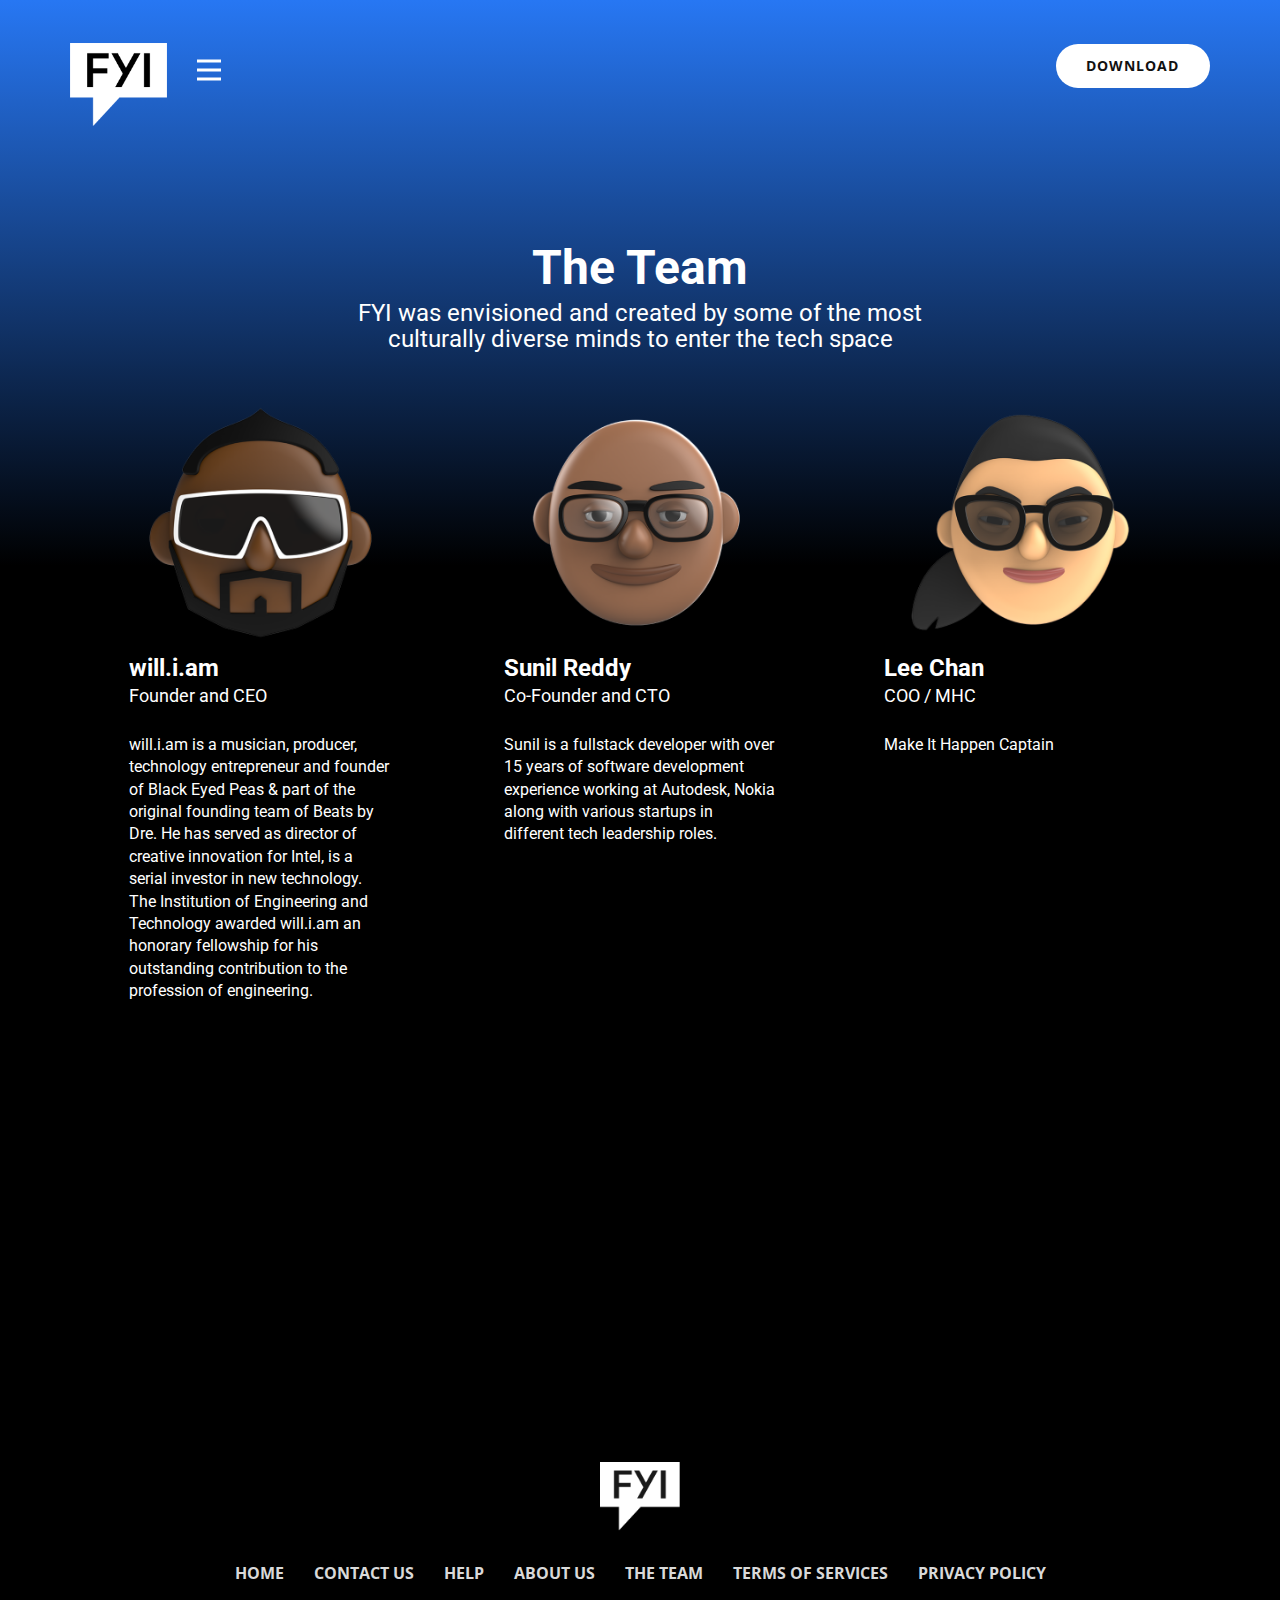
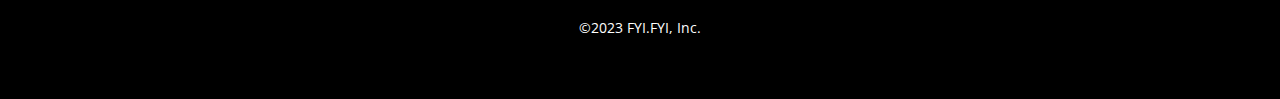
<file: team/index2.html>
<!DOCTYPE html>
<html style="font-size: 16px;" lang="en"><head>
    <meta name="viewport" content="width=device-width, initial-scale=1.0">
    <meta charset="utf-8">
    <meta name="keywords" content="">
    <meta name="description" content="">
    <title>The Team - FYI</title>
    <link rel="stylesheet" href="../FYI1.css" media="screen">
<link rel="stylesheet" href="index2.css" media="screen">
    <script class="u-script" type="text/javascript" src="../jquery.js" defer=""></script>
    <script class="u-script" type="text/javascript" src="../FYI1.js" defer=""></script>
    <meta name="generator" content="FYI ">
    
    <link rel="icon" href="../images/favicon.svg">
    <link id="u-theme-google-font" rel="stylesheet" href="https://fonts.googleapis.com/css?family=Roboto:100,100i,300,300i,400,400i,500,500i,700,700i,900,900i|Open+Sans:300,300i,400,400i,500,500i,600,600i,700,700i,800,800i">
    
    
    
    <script type="application/ld+json">{
		"@context": "http://schema.org",
		"@type": "Organization",
		"name": "FYI - Focus Your Ideas"
}</script>
    <meta name="theme-color" content="#478ac9">
    <meta property="og:title" content="index2">
    <meta property="og:description" content="">
    <meta property="og:type" content="website">
   <meta name="keywords" content="App for creative teams, Creative messenger app, Creative productivity tool, Productivity app for creative teams, Productivity tool for creative teams, Messenger app for creative teams, Secure messaging app for creatives, Secure messaging platform for creative teams, Cloud storage for multimedia files, Creative workspace online, Create virtual workspace, FYI, for your information, focus your ideas, chat, projects, messaging, cloud, storage, creative, visual, workspace, productivity ">
    <meta property="og:image" content="./../images/logofyi.jpg">
    <meta name="twitter:title" content="Messaging - FYI">
    <meta name="twitter:description" content="FYI is a collaborative communication messaging platform for the creative community to manage their digital assets. For the ones who drive culture forward">
    <meta name="twitter:image" content="./../images/logofyi.jpg">
    <meta name="twitter:card" content="summary_large_image">
    
    <meta name="description" content="FYI is a collaborative communication messaging platform for the creative community to manage their digital assets. For the ones who drive culture forward"><script async="" src="https://www.googletagmanager.com/gtag/js?id=UA-229529853-1">
</script>
<script>
  window.dataLayer = window.dataLayer || [];
  function gtag(){dataLayer.push(arguments);}
  gtag('js', new Date());

  gtag('config', 'UA-229529853-1');
</script><meta data-intl-tel-input-cdn-path="intlTelInput/"></head>
  <body class="u-body u-overlap u-xxl-mode" data-lang="en"><header class="u-clearfix u-header u-header" id="sec-5a81"><div class="u-clearfix u-sheet u-sheet-1">
        <nav class="u-menu u-menu-hamburger u-offcanvas u-menu-1" data-responsive-from="XXL">
          <div class="menu-collapse" style="font-size: 1rem; letter-spacing: 0px;" aria-label="menu-collapse">
            <a class="u-button-style u-custom-left-right-menu-spacing u-custom-padding-bottom u-custom-top-bottom-menu-spacing u-nav-link u-text-active-palette-1-base u-text-hover-palette-2-base u-text-white" role="button" alt="This is a hamburger menu" aria-label="Hamburger Menu Options, Home, About us, The team, Contact us" type="button" title="This is a hamburger menu" href="#" style="font-size: calc(1em + 8px);">
              <svg class="u-svg-link" viewBox="0 0 24 24"><use xmlns:xlink="http://www.w3.org/1999/xlink" xlink:href="#menu-hamburger" alt="This is a hamburger menu" title="This is a hamburger menu" aria-label="Hamburger Menu Popup" tabindex="0"></use></svg>
              <svg class="u-svg-content" version="1.1" id="menu-hamburger" viewBox="0 0 16 16" x="0px" y="0px" xmlns:xlink="http://www.w3.org/1999/xlink" aria-hidden="true" focusable="false" alt="This is a hamburger menu" xmlns="http://www.w3.org/2000/svg"><g><rect y="1" width="16" height="2"></rect><rect y="7" width="16" height="2"></rect><rect y="13" width="16" height="2"></rect>
</g></svg>
            </a>
          </div>
          <div class="u-custom-menu u-nav-container">
            <ul class="u-nav u-unstyled u-nav-1"><li class="u-nav-item"><a class="u-button-style u-nav-link u-text-active-palette-1-base u-text-hover-palette-2-base" href="../index.html" alt="Home page" title="Home" style="padding: 10px 20px;">Home</a>
</li><li class="u-nav-item"><a class="u-button-style u-nav-link u-text-active-palette-1-base u-text-hover-palette-2-base" href="../contact/" style="padding: 10px 20px;" alt="Contact us page" title="Contact us">Contact Us</a>
</li><li class="u-nav-item"><a class="u-button-style u-nav-link u-text-active-palette-1-base u-text-hover-palette-2-base" href="https://fyihelp.zendesk.com/hc/en-us" target="_blank" style="padding: 10px 20px;" alt="Help Page" title="Help">Help</a>
</li><li class="u-nav-item"><a class="u-button-style u-nav-link u-text-active-palette-1-base u-text-hover-palette-2-base" href="../aboutus/" style="padding: 10px 20px;" alt="About us page" title="About us">About us</a>
</li><li class="u-nav-item"><a class="u-button-style u-nav-link u-text-active-palette-1-base u-text-hover-palette-2-base" href="index.html" style="padding: 10px 20px;" alt="The Team Page" title="The Team" aria-label="The Team link" >The Team</a>
</li><li class="u-nav-item"><a class="u-button-style u-nav-link u-text-active-palette-1-base u-text-hover-palette-2-base" href="../Terms-of-service.html" style="padding: 10px 20px;" alt="Terms of Service page" title="Terms of Service">Terms of Service</a>
</li><li class="u-nav-item"><a class="u-button-style u-nav-link u-text-active-palette-1-base u-text-hover-palette-2-base" href="../Privacy-Policy.html" style="padding: 10px 20px;" alt="Privacy Policy Page" title="Privacy Policy">Privacy Policy</a>
</li></ul>
          </div>
          <div class="u-custom-menu u-nav-container-collapse">
            <div class="u-black u-container-style u-inner-container-layout u-sidenav">
              <div class="u-inner-container-layout u-sidenav-overflow">
                <div class="u-menu-close"></div>
                <ul class="u-align-left u-custom-font u-heading-font u-nav u-popupmenu-items u-text-hover-custom-color-1 u-unstyled u-nav-2"><li class="u-nav-item"><a class="u-button-style u-nav-link" href="../index.html" alt="Back to Homepage">Home</a>
</li><li class="u-nav-item"><a class="u-button-style u-nav-link" href="../contact/" title="Contact us Page">Contact Us</a>
</li><li class="u-nav-item"><a class="u-button-style u-nav-link" href="https://fyihelp.zendesk.com/hc/en-us" alt="Help Page Zendesk" target="_blank">Help</a>
</li><li class="u-nav-item"><a class="u-button-style u-nav-link" href="../aboutus/" alt="About us page">About us</a>
</li><li class="u-nav-item"><a class="u-button-style u-nav-link" href="index.html" alt="The Team Page">The Team</a>
</li><li class="u-nav-item"><a class="u-button-style u-nav-link" href="../Terms-of-service.html" alt="Terms of Service Page">Terms of Service</a>
</li><li class="u-nav-item"><a class="u-button-style u-nav-link" href="../Privacy-Policy.html" alt="Privacy Policy Page">Privacy Policy</a>
</li></ul>
              </div>
            </div>
            <div class="u-black u-menu-overlay u-opacity u-opacity-20"></div>
          </div>
        </nav>
        <img class="u-align-left u-image u-image-default u-image-1" src="../images/FYILOGO.png" alt="FYI logo" data-image-width="600" data-image-height="512" data-href="../index.html">
        <a href="https://fyi.fyi/app" class="u-align-right u-border-none u-btn u-btn-round u-button-style u-hover-grey-90 u-radius-50 u-white u-btn-1" aria-label="Download the app" title="Download" alt="Download the FYI app link" role="button" type="link">Download</a>
      </div></header>
      <div></header>
    <section class="u-clearfix u-gradient u-section-1" id="sec-3ab1">
      <div class="u-clearfix u-sheet u-sheet-1">
        <h1 class="u-text u-text-body-alt-color u-text-default u-text-1">The Team</h1>
        <h1 class="u-align-center u-text u-text-body-alt-color u-text-2"> FYI was envisioned and created by some of the most culturally&nbsp;diverse minds to enter the tech space</h1>
      </div>
    </section>
    <section class="u-clearfix u-section-2" id="sec-5310">
      <div class="u-clearfix u-sheet u-sheet-1">
        <div class="u-clearfix u-expanded-width-lg u-expanded-width-md u-expanded-width-xl u-expanded-width-xxl u-layout-wrap u-layout-wrap-1">
          <div class="u-layout">
            <div class="u-layout-row">
              <div class="u-align-left u-container-style u-layout-cell u-size-20 u-layout-cell-1">
                <div class="u-container-layout u-container-layout-1" aria-label="Will.i.am">
                  <img class="u-image u-image-contain u-image-default u-preserve-proportions u-image-1" src="../images/image68.png" title="CEO Will.i.am" alt="CEO Will.i.am" data-image-width="300" data-image-height="300">
                  <h1 class="u-align-left u-text u-text-body-alt-color u-text-default u-title u-text-1">will.i.am<span style="font-weight: 400; font-size: 1.125rem;">
                      <br>Founder and CEO
                    </span>
                    <br>
                  </h1>
                  <h1 class="u-align-left u-text u-text-body-alt-color u-title u-text-2"> will.i.am is a musician, producer, technology entrepreneur and founder of Black Eyed Peas &amp; part of the original founding team of Beats by Dre. He has served as director of creative innovation for Intel, is a serial investor in new technology. The Institution of Engineering and Technology awarded will.i.am an honorary fellowship for his outstanding contribution to the profession of engineering.<br>
                  </h1>
                </div>
              </div>
              <div class="u-container-style u-layout-cell u-size-20 u-layout-cell-2" aria-label="Sunil Reddy">
                <div class="u-container-layout u-container-layout-2">
                  <img class="u-image u-image-contain u-image-default u-preserve-proportions u-image-2" src="../images/image69.png" title="Co founder and CTO" alt="Co Founder and CTO Sunil" data-image-width="300" data-image-height="300">
                  <h1 class="u-align-left u-text u-text-body-alt-color u-text-default u-title u-text-3">Sunil Reddy<span style="font-weight: 400; font-size: 1.125rem;">
                      <br>Co-Founder and CTO
                    </span>
                    <br>
                  </h1>
                  <h1 class="u-align-left u-text u-text-body-alt-color u-title u-text-4"> Sunil is a fullstack developer with over 15 years of software development experience working at Autodesk, Nokia along with various startups in different tech leadership roles.<br>
                  </h1>
                </div>
              </div>
              <div class="u-container-style u-layout-cell u-size-20 u-layout-cell-3" aria-label="Lee Chan">
                <div class="u-container-layout u-container-layout-3">
                  <img class="u-align-center u-image u-image-contain u-image-default u-preserve-proportions u-image-3" src="../images/image70.png" title="Make it Happen Captain" alt="Make it Happen Captain, Lee" data-image-width="300" data-image-height="300">
                  <h1 class="u-align-left u-text u-text-body-alt-color u-text-default u-title u-text-5">Lee Chan<span style="font-weight: 400; font-size: 1.125rem;">
                      <br>COO / MHC
                    </span>
                    <br>
                  </h1>
                  <h1 class="u-align-left u-text u-text-body-alt-color u-title u-text-6"> Make It Happen Captain<br>
                  </h1>
                </div>
              </div>
            </div>
          </div>
        </div>
      </div>
    </section>
    
    
    <footer class="u-align-center u-clearfix u-footer u-footer" id="sec-d7a4"><div class="u-clearfix u-sheet u-valign-middle-lg u-valign-middle-md u-valign-middle-sm u-valign-middle-xl u-valign-middle-xs u-sheet-1">
        <img class="u-image u-image-contain u-image-default u-preserve-proportions u-image-1" src="../images/image37.png" alt="" data-image-width="99" data-image-height="85">
        <nav class="u-menu u-menu-one-level u-offcanvas u-menu-1">
          <div class="menu-collapse" style="font-size: 1rem; letter-spacing: 0px; font-weight: 700; text-transform: uppercase;">
            <a class="u-button-style u-custom-active-border-color u-custom-border u-custom-border-color u-custom-borders u-custom-hover-border-color u-custom-padding-bottom u-custom-text-active-color u-custom-text-color u-custom-text-hover-color u-custom-top-bottom-menu-spacing u-nav-link" aria-label="Hamburger Menu" alt="Hamburger menu" title="Hamburger Menu Options" href="#" role="button" type="link" style="padding: 1px 0px; font-size: calc(1em + 2px);">
              <svg class="u-svg-link" viewBox="0 0 24 24"><use xmlns:xlink="http://www.w3.org/1999/xlink" xlink:href="#svg-d5ef"></use></svg>
              <svg class="u-svg-content" version="1.1" id="svg-d5ef" viewBox="0 0 16 16" x="0px" y="0px" xmlns:xlink="http://www.w3.org/1999/xlink" xmlns="http://www.w3.org/2000/svg"><g><rect y="1" width="16" height="2"></rect><rect y="7" width="16" height="2"></rect><rect y="13" width="16" height="2"></rect>
</g></svg>
            </a>
          </div>
          <div class="u-custom-menu u-nav-container">
            <ul class="u-nav u-spacing-30 u-unstyled u-nav-1"><li class="u-nav-item"><a class="u-border-2 u-border-active-custom-color-1 u-border-hover-custom-color-1 u-border-no-left u-border-no-right u-border-no-top u-button-style u-nav-link u-text-active-white u-text-grey-15 u-text-hover-palette-1-light-1" aira-label="Home" title="Home" alt="Home Page" type="link"href="../index.html" style="padding: 10px 0px;">Home</a>
</li><li class="u-nav-item"><a class="u-border-2 u-border-active-custom-color-1 u-border-hover-custom-color-1 u-border-no-left u-border-no-right u-border-no-top u-button-style u-nav-link u-text-active-white u-text-grey-15 u-text-hover-palette-1-light-1" aira-label="Contact us" title="Home" alt="Conatct us page" type="link" href="../contact/" style="padding: 10px 0px;">Contact us</a>
</li><li class="u-nav-item"><a class="u-border-2 u-border-active-custom-color-1 u-border-hover-custom-color-1 u-border-no-left u-border-no-right u-border-no-top u-button-style u-nav-link u-text-active-white u-text-grey-15 u-text-hover-palette-1-light-1" aira-label="Help" title="Help" alt="Help Page" type="link" href="https://fyihelp.zendesk.com/hc/en-us" target="_blank" style="padding: 10px 0px;">Help</a>
</li><li class="u-nav-item"><a class="u-border-2 u-border-active-custom-color-1 u-border-hover-custom-color-1 u-border-no-left u-border-no-right u-border-no-top u-button-style u-nav-link u-text-active-white u-text-grey-15 u-text-hover-palette-1-light-1" aira-label="About us" title="About us" alt="About us" type="link" href="../aboutus/" style="padding: 10px 0px;">About us</a>
</li><li class="u-nav-item"><a class="u-border-2 u-border-active-custom-color-1 u-border-hover-custom-color-1 u-border-no-left u-border-no-right u-border-no-top u-button-style u-nav-link u-text-active-white u-text-grey-15 u-text-hover-palette-1-light-1" aira-label="The team" title="The team" alt="The team page" type="link" href="index.html" style="padding: 10px 0px;">The Team</a>
</li><li class="u-nav-item"><a class="u-border-2 u-border-active-custom-color-1 u-border-hover-custom-color-1 u-border-no-left u-border-no-right u-border-no-top u-button-style u-nav-link u-text-active-white u-text-grey-15 u-text-hover-palette-1-light-1" aira-label="Terms of Service" title="Terms of Service" alt="Terms of Service Page" type="link"  href="../Terms-of-service.html" style="padding: 10px 0px;">Terms of Services</a>
</li><li class="u-nav-item"><a class="u-border-2 u-border-active-custom-color-1 u-border-hover-custom-color-1 u-border-no-left u-border-no-right u-border-no-top u-button-style u-nav-link u-text-active-white u-text-grey-15 u-text-hover-palette-1-light-1" aira-label="Privacy Policy" title="Privacy" alt="Privacy Policy age" type="link" href="../Privacy-Policy.html" style="padding: 10px 0px;">Privacy Policy</a>
</li></ul>
<!-- the code below does not get access to aria labels -->
          </div>
          <div class="u-custom-menu u-nav-container-collapse">
            <div class="u-black u-container-style u-inner-container-layout u-opacity u-opacity-95 u-sidenav">
              <div class="u-inner-container-layout u-sidenav-overflow">
                <div class="u-menu-close"></div>
                <ul class="u-align-center u-nav u-popupmenu-items u-unstyled u-nav-2"><li class="u-nav-item"><a class="u-button-style u-nav-link" alt="Home page" title="Home" href="../index.html" alt="Home Page" title="Home">Home</a>
</li><li class="u-nav-item"><a class="u-button-style u-nav-link" alt="Contact us page" title="Contact us" href="../contact/" alt="Contact us page" title="Contact us">Contact us</a>
</li><li class="u-nav-item"><a class="u-button-style u-nav-link" alt="Help Page" title="Help" href="https://fyihelp.zendesk.com/hc/en-us" target="_blank" title="Help" alt="Help Page">Help</a>
</li><li class="u-nav-item"><a class="u-button-style u-nav-link" alt="About us Page" title="About" href="../aboutus/" alt="About us page" title="About us">About us</a>
</li><li class="u-nav-item"><a class="u-button-style u-nav-link" alt="Team Page" title="Team" href="index.html" title="The Team" alt="The Team Page">The Team</a>
</li><li class="u-nav-item"><a class="u-button-style u-nav-link" alt="Terms Page" title="Terms" href="../Terms-of-service.html" title="Terms of Service" alt="Terms of Service Page">Terms of Service</a>
</li><li class="u-nav-item"><a class="u-button-style u-nav-link" alt="Privacy Page" title="Privacy" href="../Privacy-Policy.html" title="Privacy Policy" alt="Privacy Policy Page">Privacy Policy</a>
</li></ul>
              </div>
            </div>
            <div class="u-black u-menu-overlay u-opacity u-opacity-70"></div>
          </div>
        </nav>
        <p class="u-small-text u-text u-text-variant u-text-1"> ©2023 FYI.FYI, Inc.</p>
      </div></footer>
  
</body></html>
</file>
